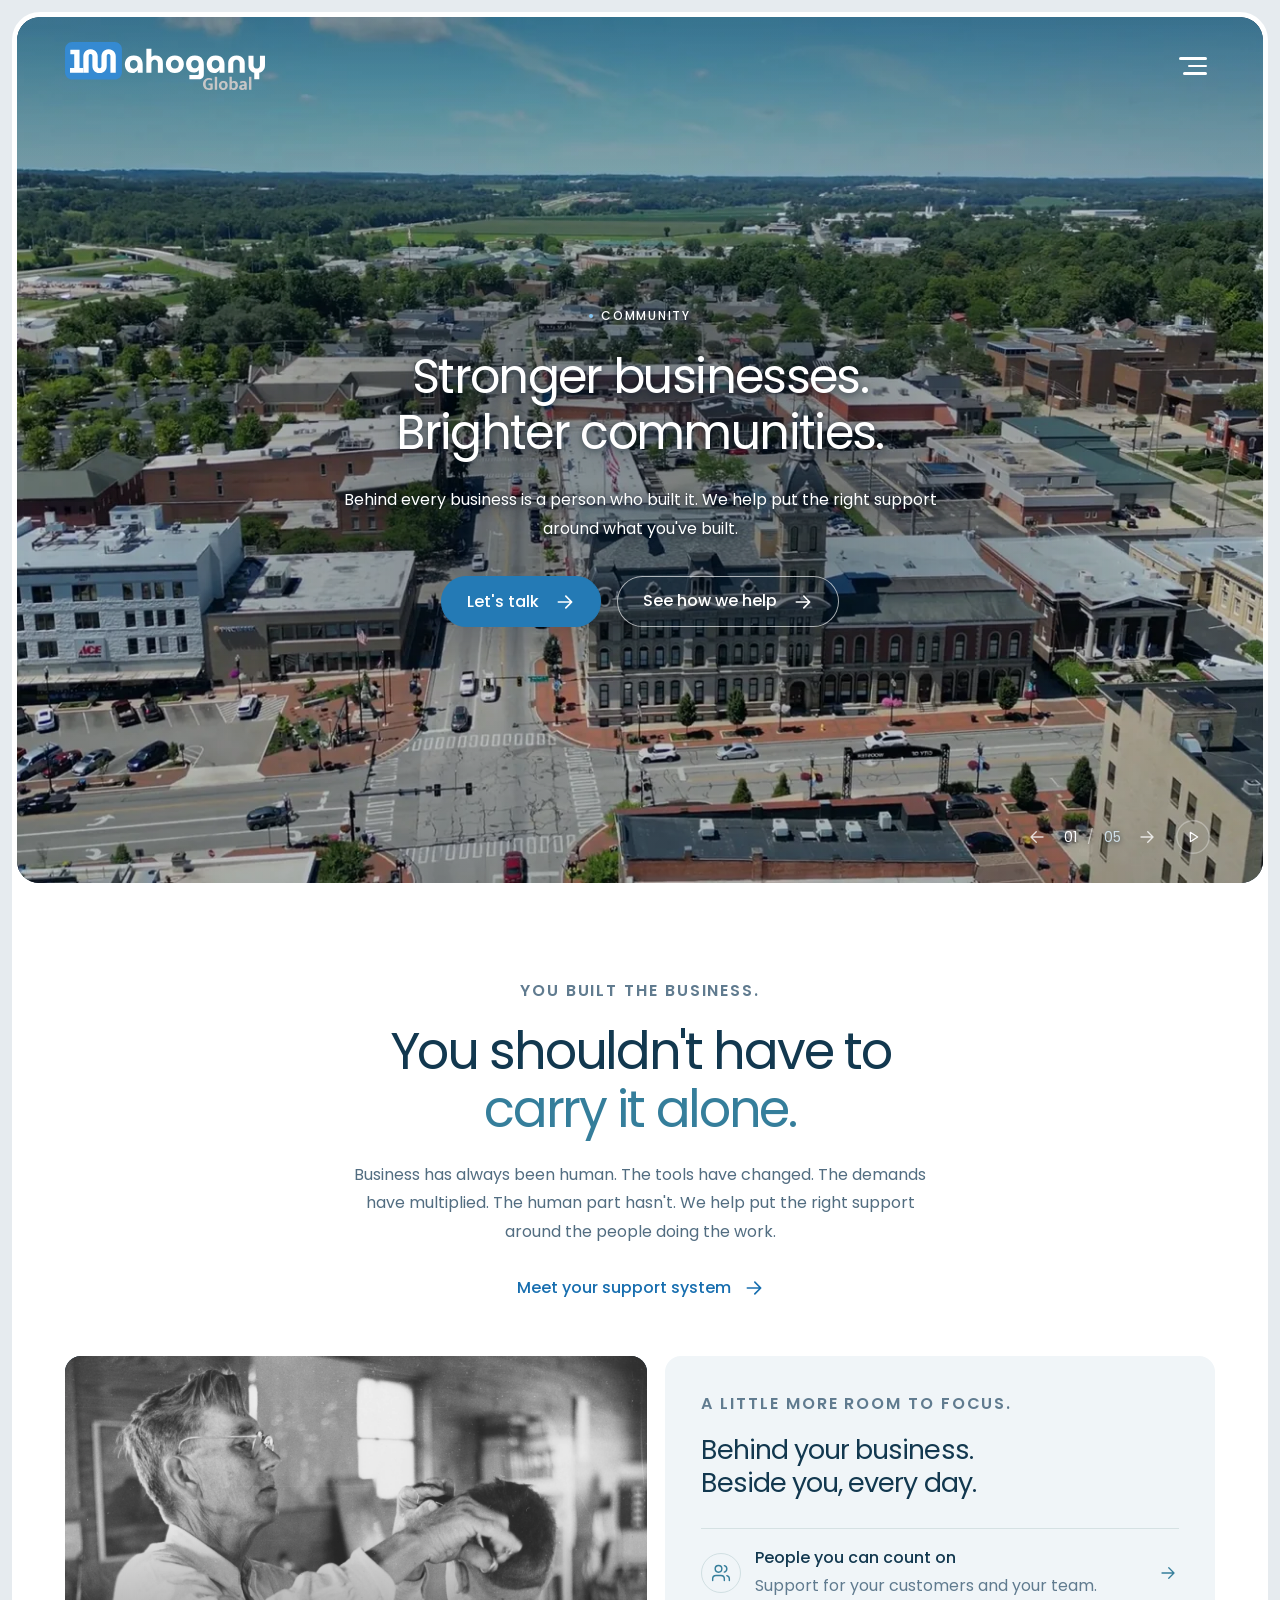
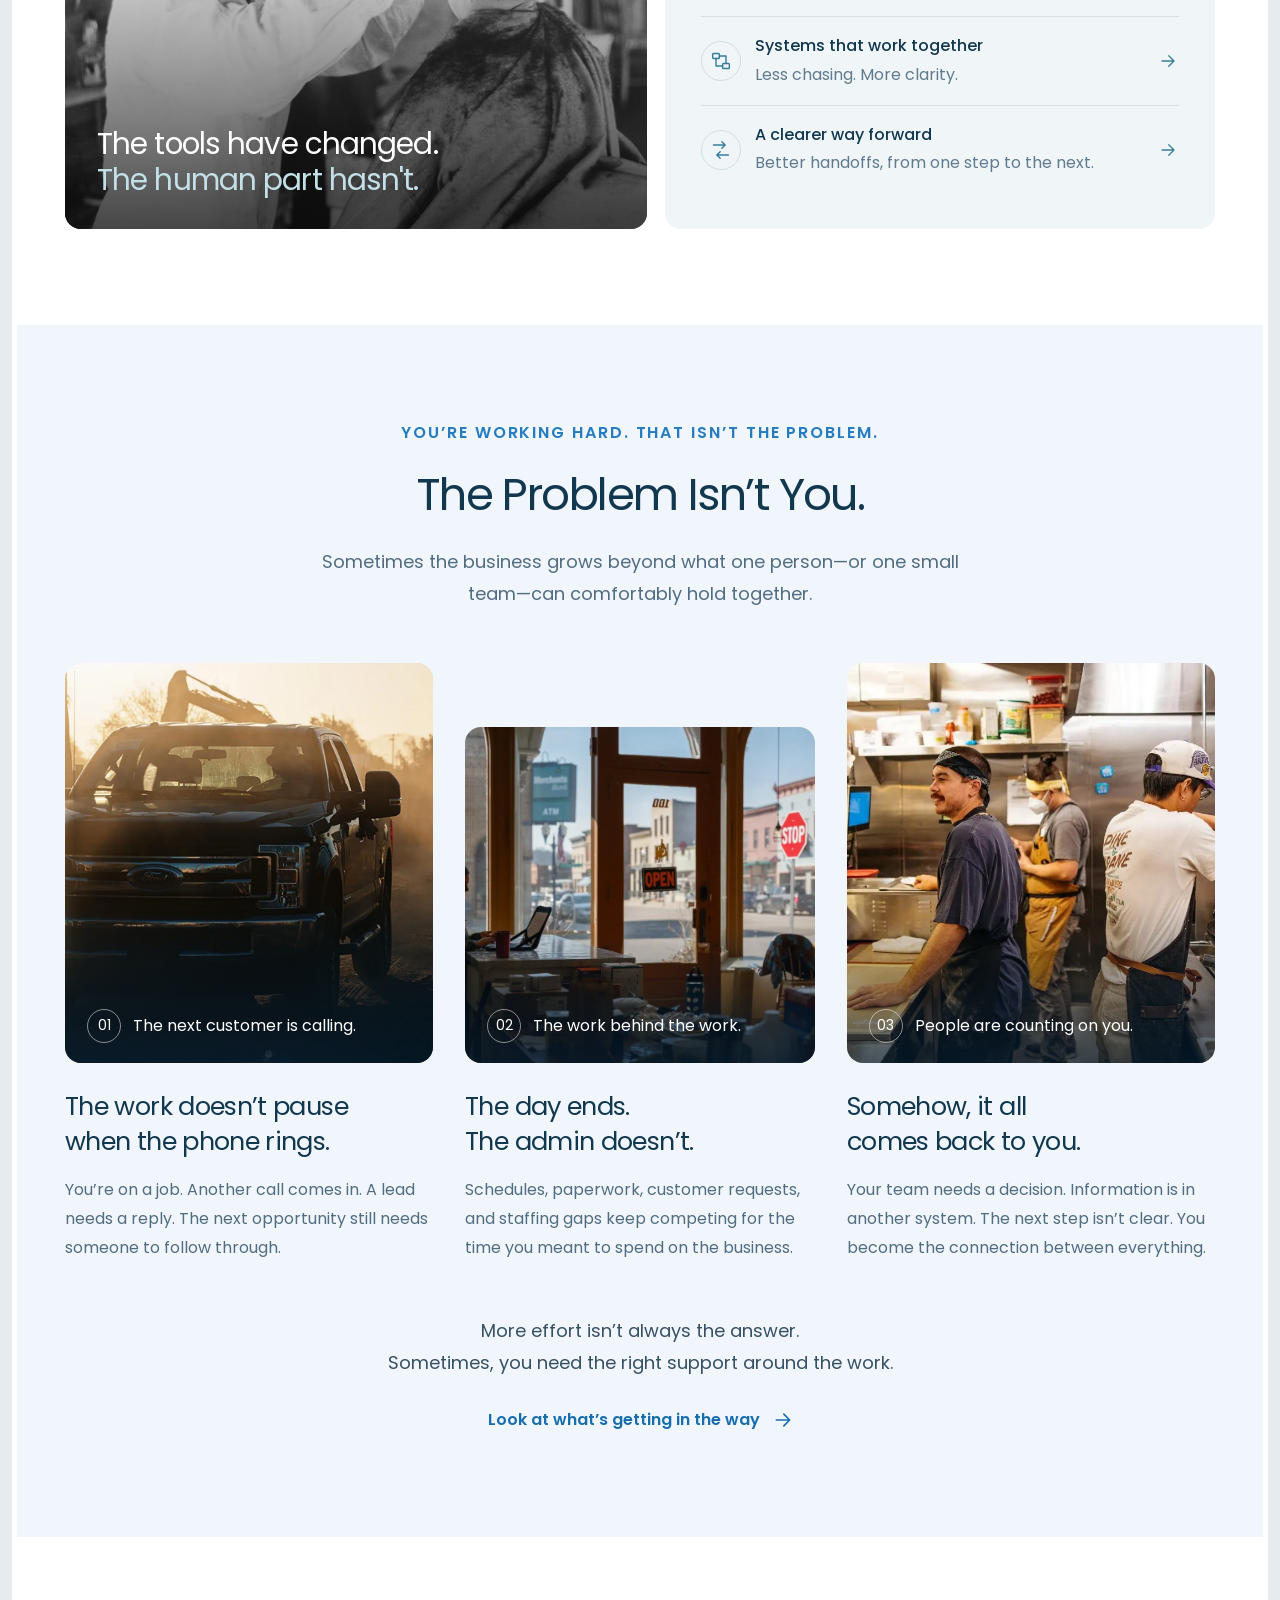
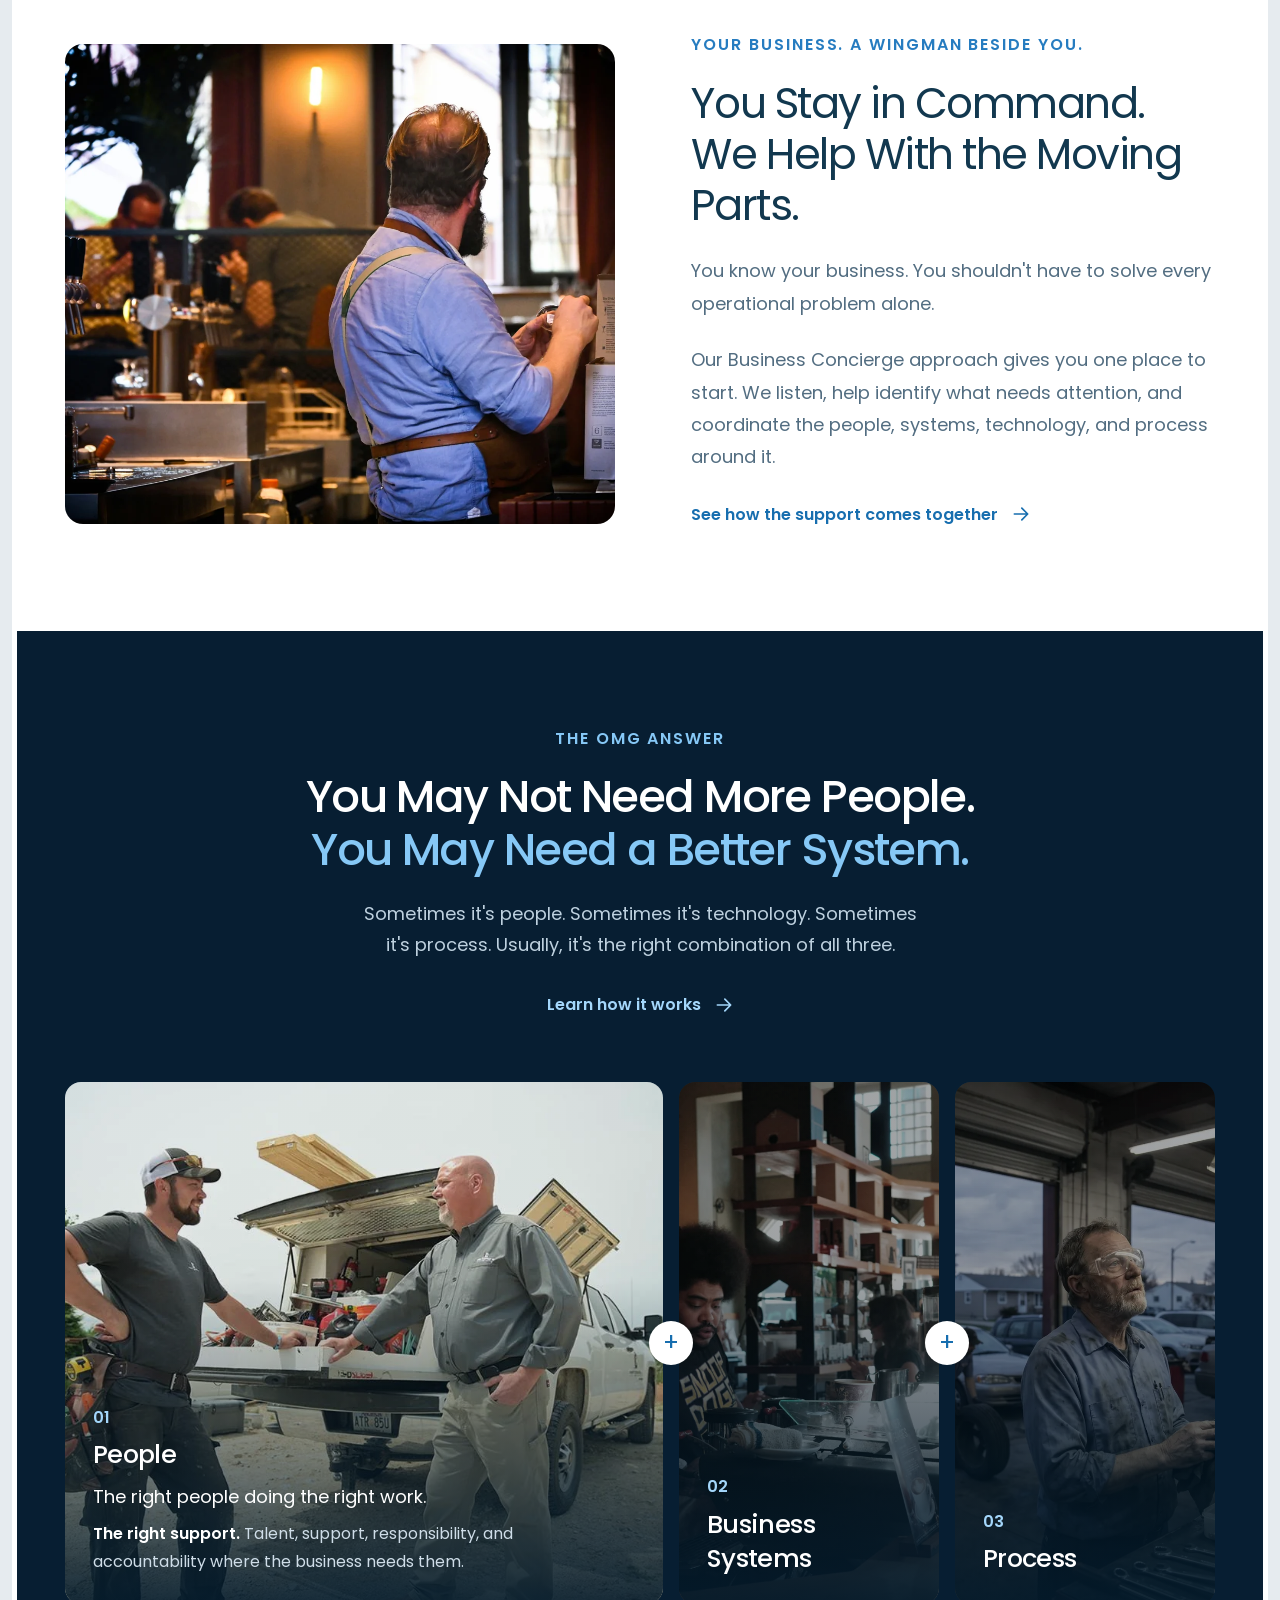
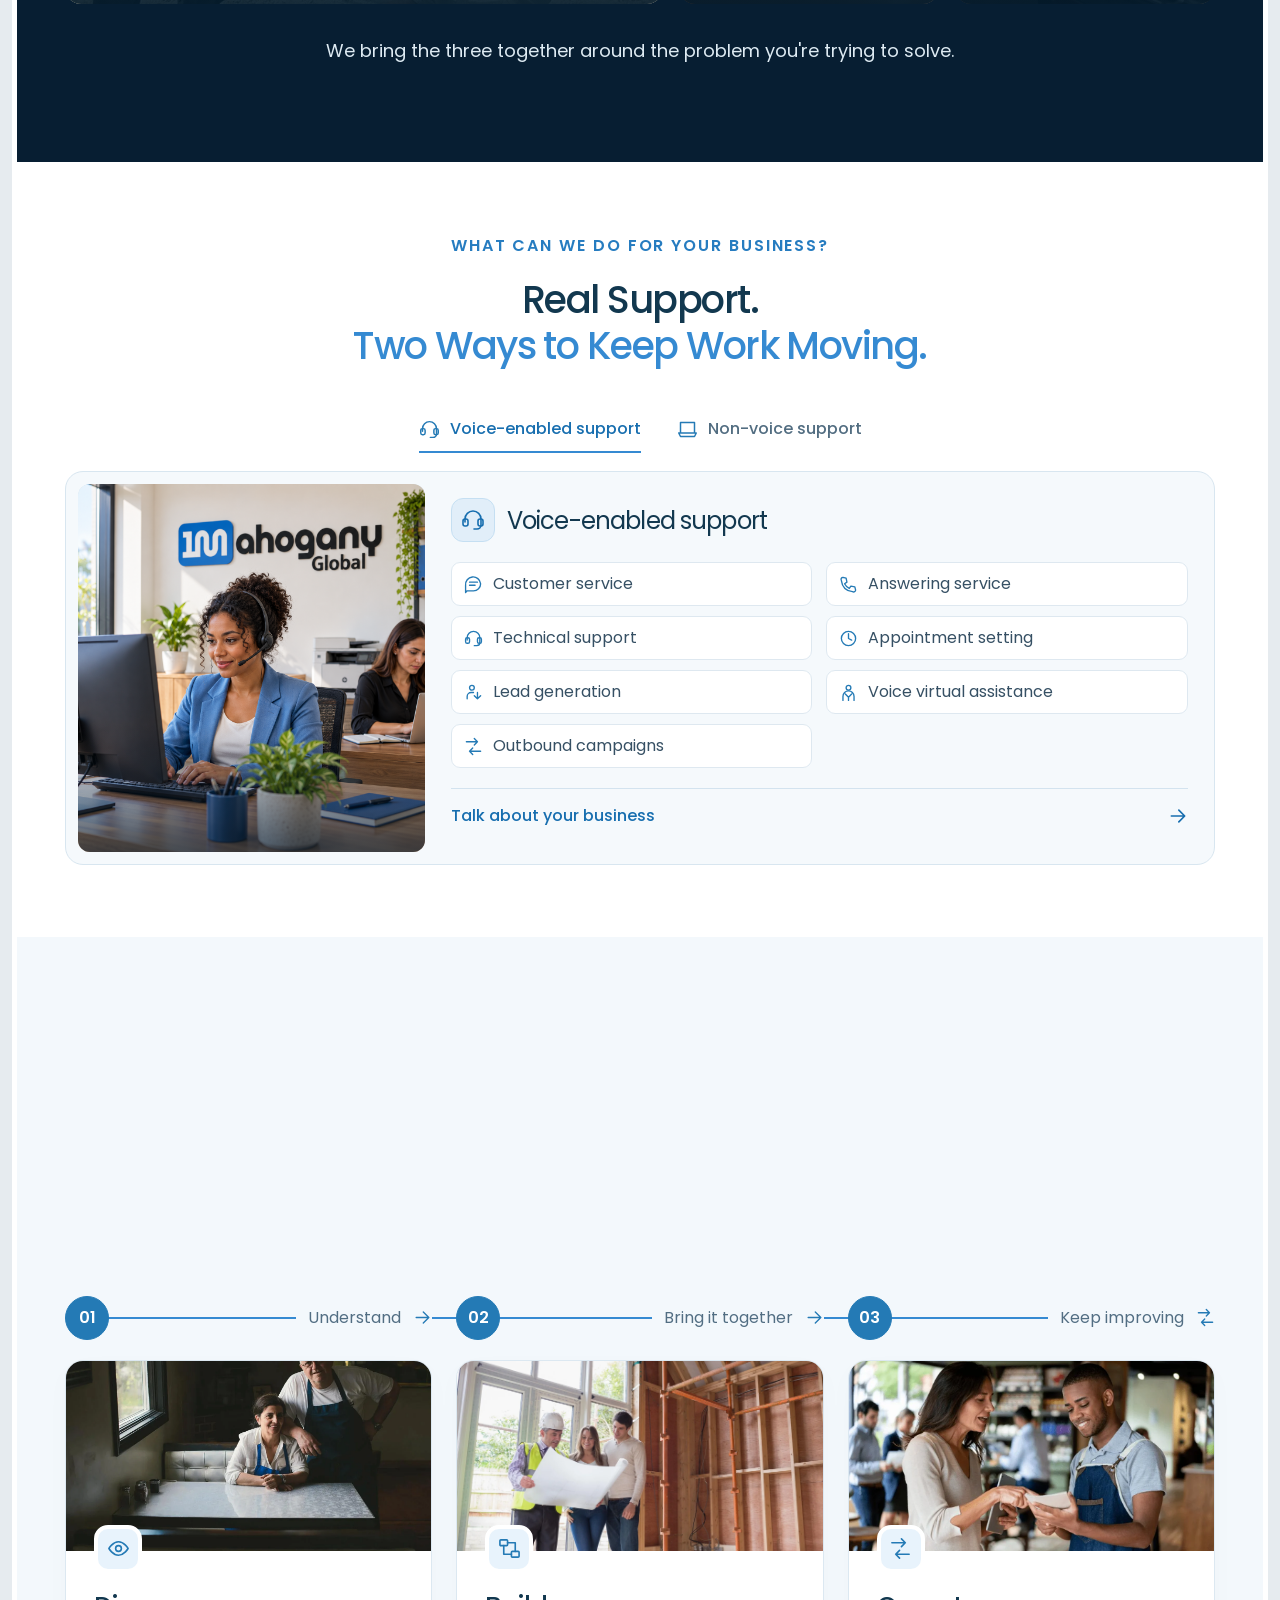
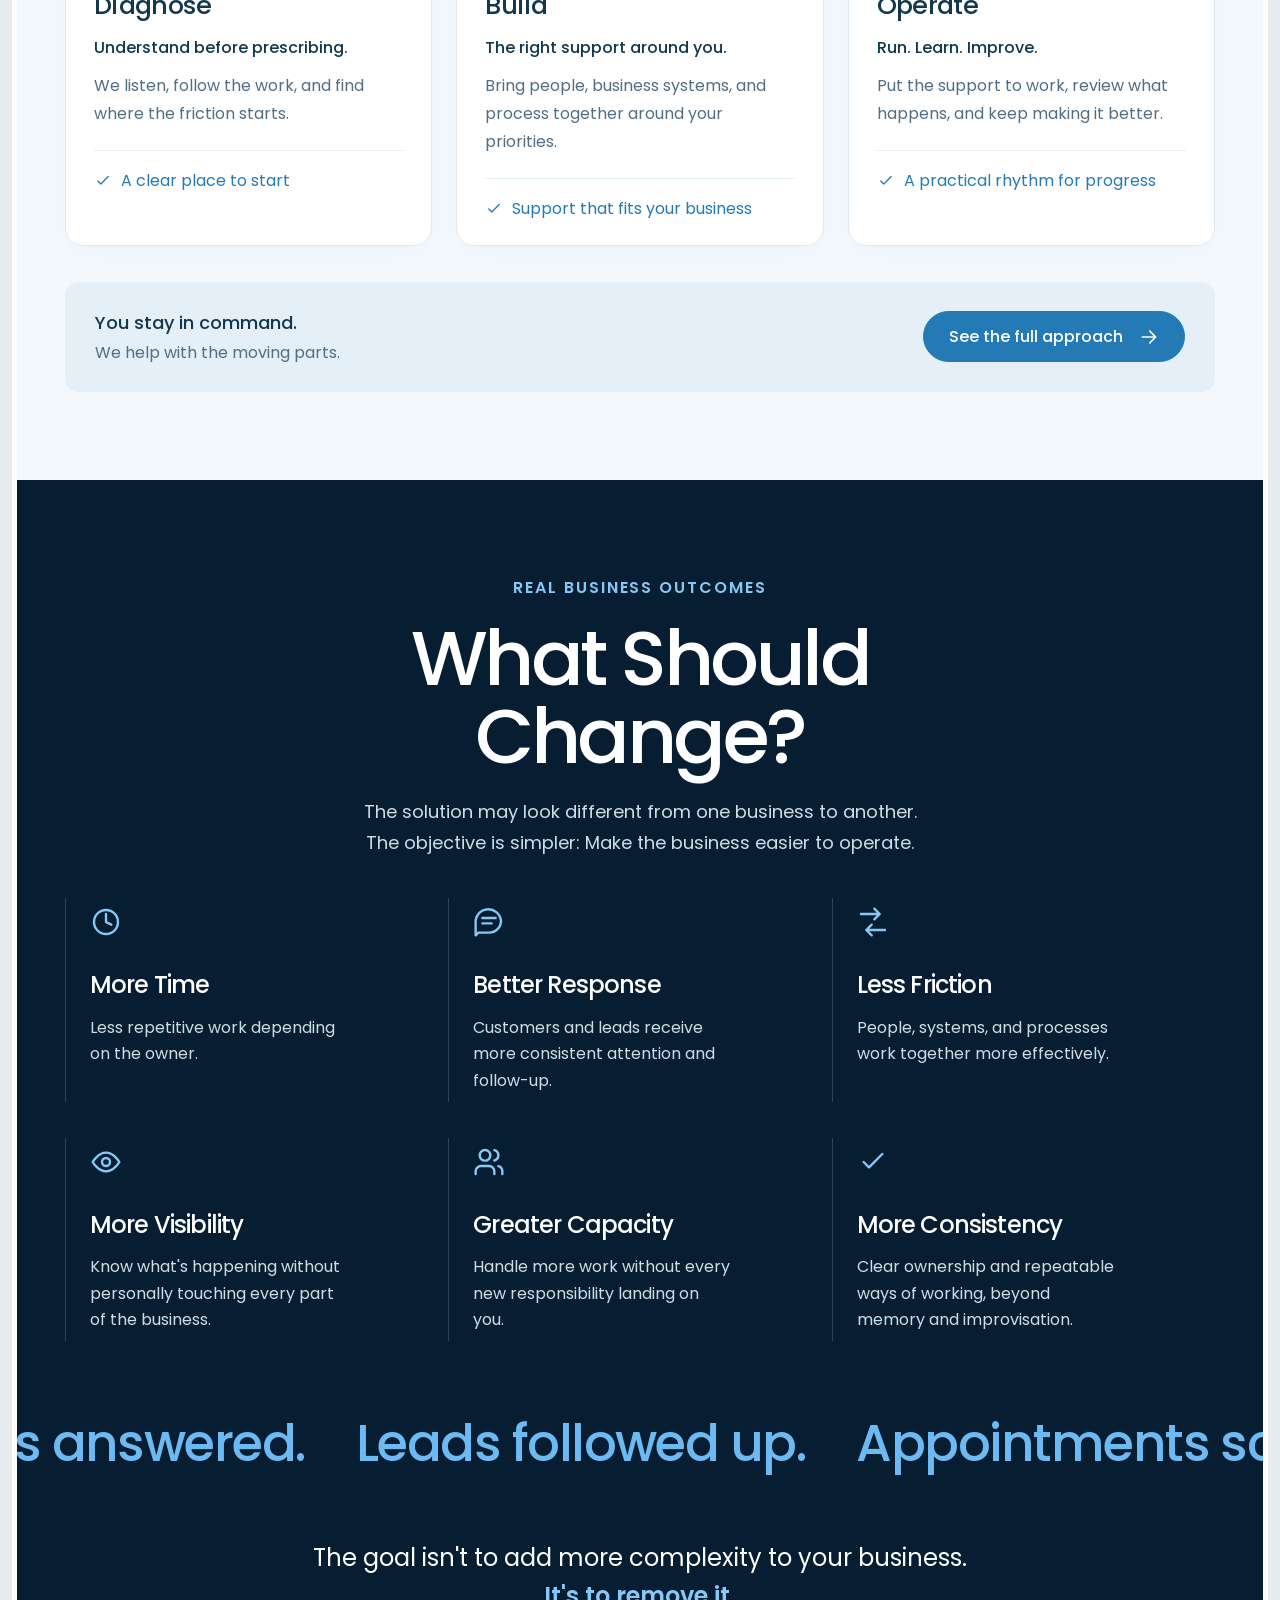
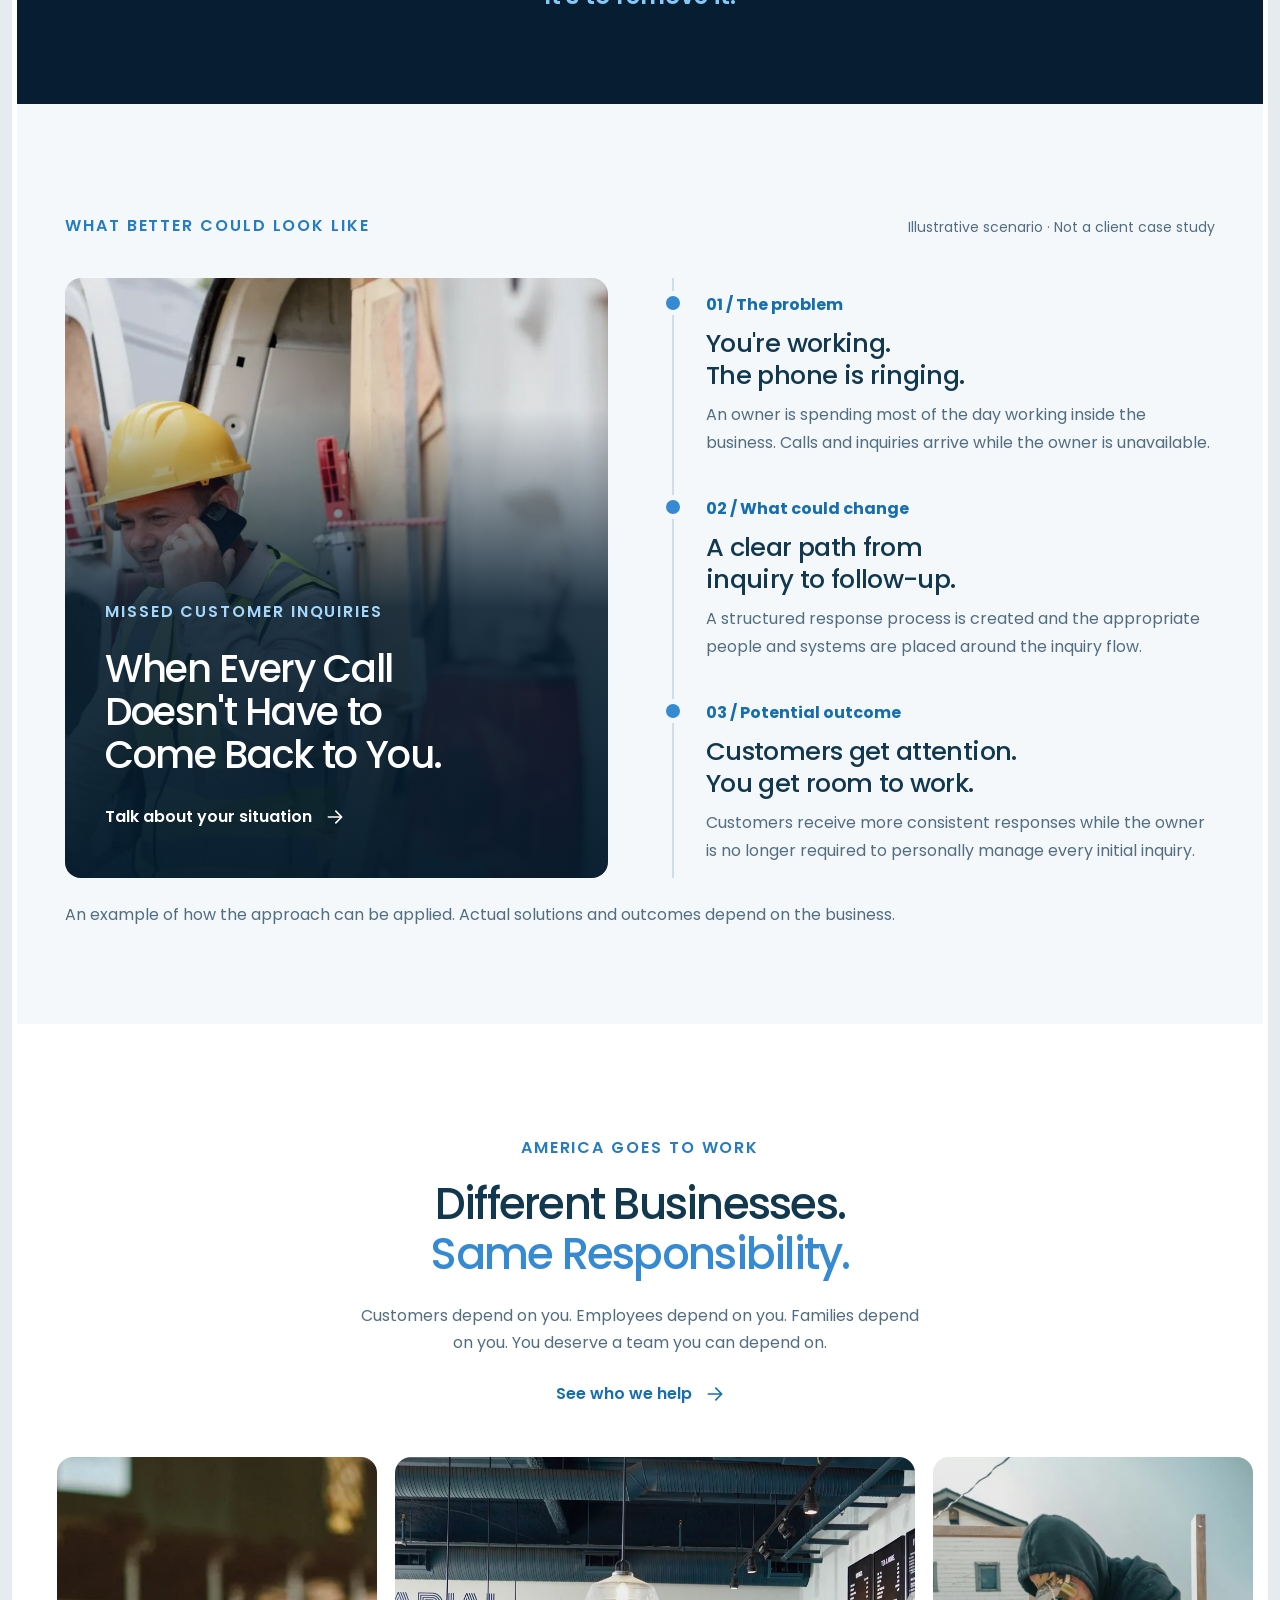
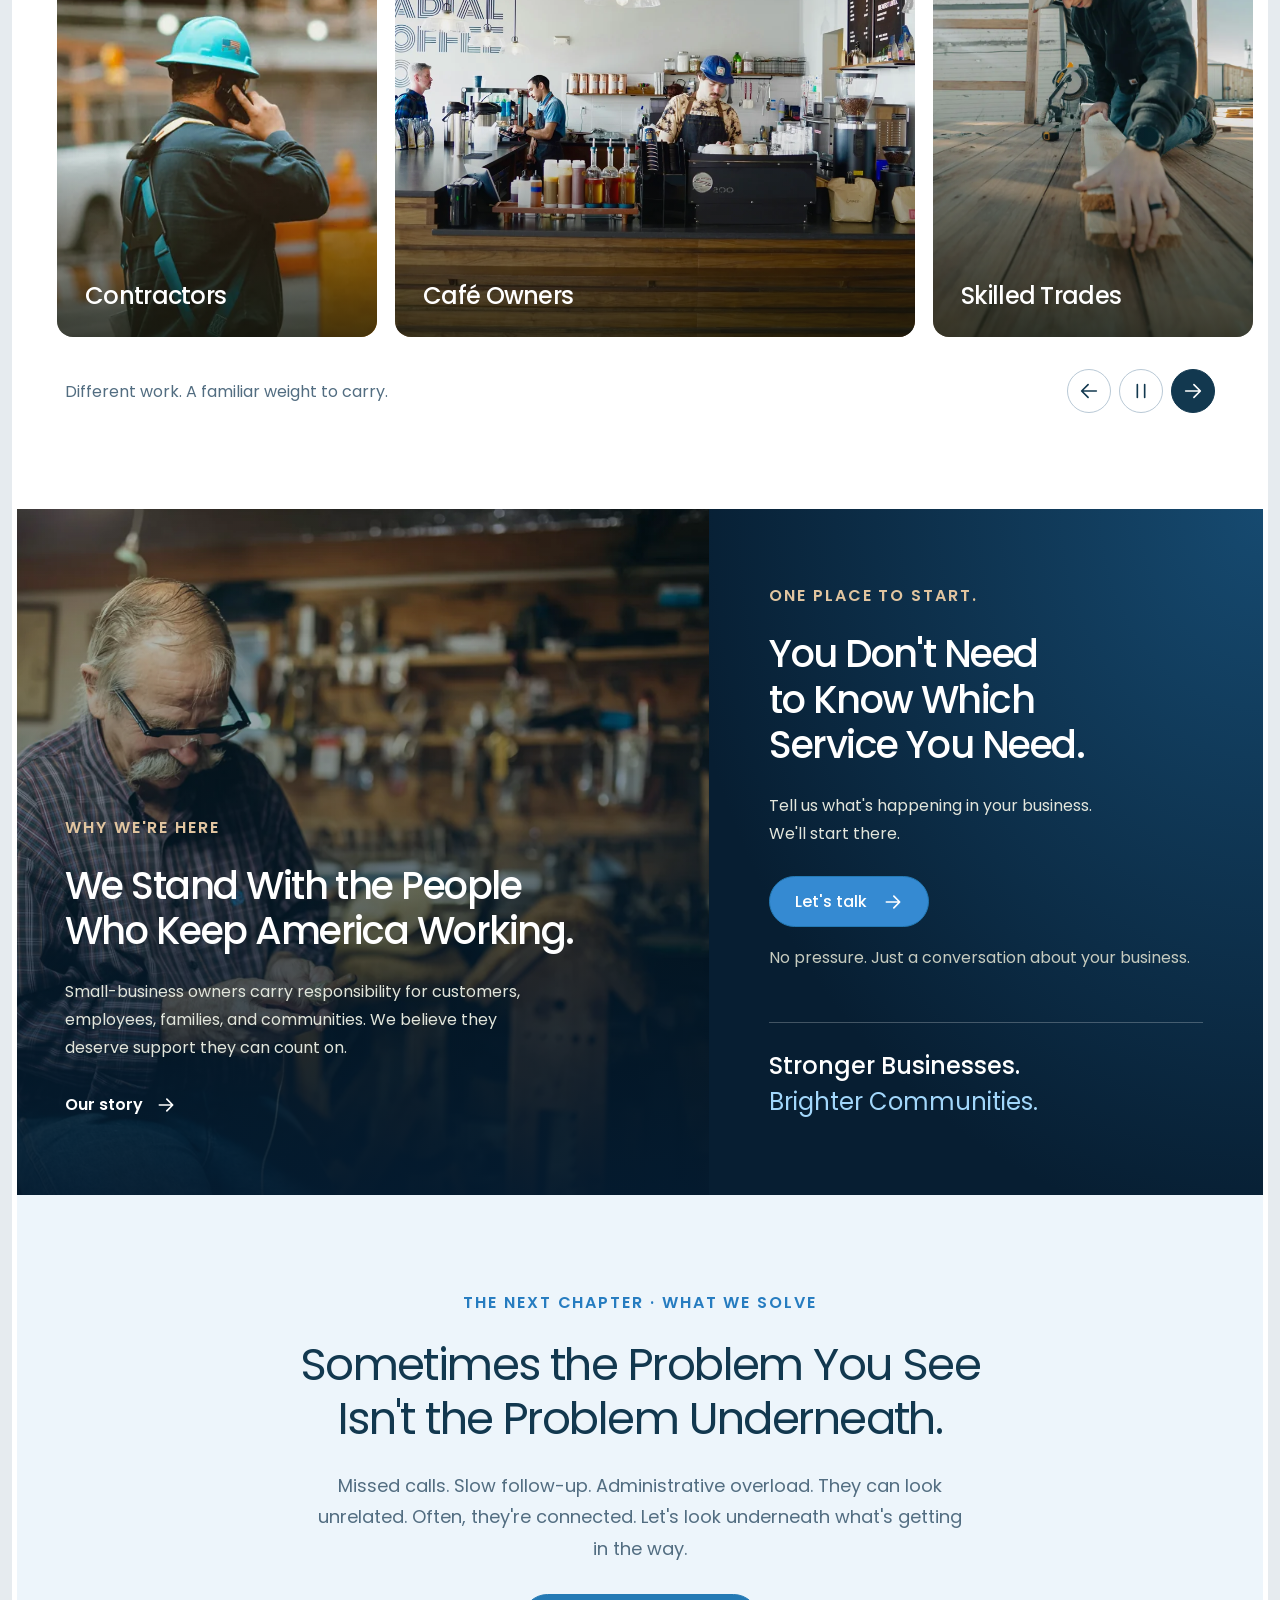
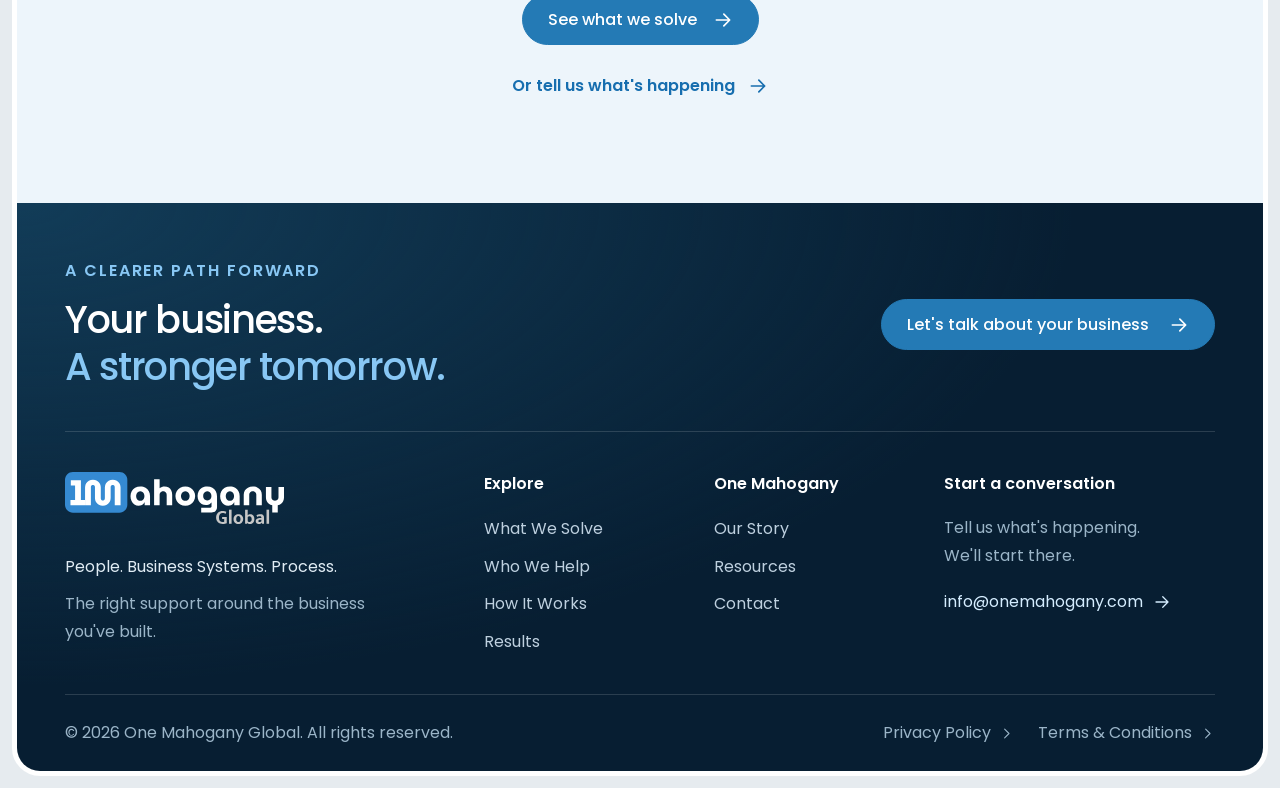
<file: index.html>
<!doctype html>
<html lang="en">
<head>
  <meta charset="utf-8">
  <meta name="viewport" content="width=device-width, initial-scale=1">
  <meta name="theme-color" content="#358AD2">
  <meta name="description" content="You built the business. You shouldn't have to carry it alone. One Mahogany Global brings together people, business systems, and process to help your business work better.">
  <meta name="robots" content="noindex, nofollow">
  <title>One Mahogany Global — You Built the Business. We Help Carry It.</title>
  <link rel="icon" href="favicon.ico?v=20261102a-22ec70d86d65" sizes="any">
  <link rel="icon" type="image/png" sizes="32x32" href="assets/brand/favicon-32x32.png?v=20261102a-c61fab430d06">
  <link rel="icon" type="image/png" sizes="16x16" href="assets/brand/favicon-16x16.png?v=20261102a-1eeeab22f7ea">
  <link rel="icon" type="image/png" sizes="96x96" href="assets/brand/favicon-96x96.png?v=20261102a-48b8cfa2f6a4">
  <link rel="icon" type="image/svg+xml" href="assets/brand/favicon.svg?v=20261102a-224762e51da7">
  <link rel="apple-touch-icon" sizes="180x180" href="assets/brand/apple-touch-icon.png?v=20261102a-a03c0e44d3a3">
  <link rel="manifest" href="site.webmanifest?v=20261102a-9f5b72cb15e7">
  <link rel="preload" href="assets/images/hero/community.webp?v=20261102a-4627db1d1df6" as="image">
  
  <link rel="preload" href="assets/fonts/poppins-regular.ttf?v=20261102a-cdedb1729aca" as="font" type="font/ttf" crossorigin>
  <link rel="stylesheet" href="styles.css?v=20261102a-62fc9590e03e">
  <link rel="stylesheet" href="modern.css?v=20261102a-3c1e15bc5522">
  <link rel="stylesheet" href="design-system.css?v=20261102a-dadc0b20f99d">
  <link rel="stylesheet" href="refresh.css?v=20261102a-5893aa2b0cf8">
  <link rel="stylesheet" href="pages.css?v=20261102a-3a6cf4b7bdec">
  <script src="header-nav.js?v=20261102a-208bb3a42942" defer></script>
  <script src="script.js?v=20261102a-5232106120b0" defer></script>
</head>
<body>
  <a class="skip-link" href="#main">Skip to content</a>
  <svg class="svg-library" xmlns="http://www.w3.org/2000/svg" aria-hidden="true">
    <symbol id="i-arrow" viewBox="0 0 24 24"><path d="M4 12h15M13 5l7 7-7 7"/></symbol>
    <symbol id="i-phone" viewBox="0 0 24 24"><path d="m5 3 4 1 1 5-3 2a15 15 0 0 0 6 6l2-3 5 1 1 4c0 2-2 3-4 2C9 20 4 15 3 7c-1-2 0-4 2-4Z"/></symbol>
    <symbol id="i-admin" viewBox="0 0 24 24"><path d="M7 3h9l4 4v14H5V3h2Zm8 0v6h5M8 13h8M8 17h6"/></symbol>
    <symbol id="i-leads" viewBox="0 0 24 24"><path d="M4 20v-3a5 5 0 0 1 5-5h3M17 12v8m-4-4 4 4 4-4"/><circle cx="10" cy="6" r="3"/></symbol>
    <symbol id="i-systems" viewBox="0 0 24 24"><rect x="2" y="3" width="8" height="6" rx="1"/><rect x="14" y="15" width="8" height="6" rx="1"/><path d="M6 9v9h8M18 15V6h-8"/></symbol>
    <symbol id="i-owner" viewBox="0 0 24 24"><circle cx="12" cy="6" r="3"/><path d="M5 22v-5a7 7 0 0 1 14 0v5M8 14l4 4 4-4M12 18v4"/></symbol>
    <symbol id="i-more" viewBox="0 0 24 24"><circle cx="4" cy="12" r="1"/><circle cx="12" cy="12" r="1"/><circle cx="20" cy="12" r="1"/></symbol>
    <symbol id="i-clock" viewBox="0 0 24 24"><circle cx="12" cy="12" r="9"/><path d="M12 6v6l4 2"/></symbol>
    <symbol id="i-chat" viewBox="0 0 24 24"><path d="M21 11a9 9 0 0 1-9 9H4l-2 2v-9a9 9 0 1 1 19-2Z"/><path d="M7 9h10M7 13h7"/></symbol>
    <symbol id="i-flow" viewBox="0 0 24 24"><path d="M3 6h14m-4-4 4 4-4 4M21 18H7m4-4-4 4 4 4"/></symbol>
    <symbol id="i-eye" viewBox="0 0 24 24"><path d="M2 12s4-7 10-7 10 7 10 7-4 7-10 7S2 12 2 12Z"/><circle cx="12" cy="12" r="3"/></symbol>
    <symbol id="i-check" viewBox="0 0 24 24"><path d="m5 12 4 4L19 6"/></symbol>
    <symbol id="i-headset" viewBox="0 0 24 24"><path d="M4 14v-3a8 8 0 0 1 16 0v6a4 4 0 0 1-4 4h-3"/><rect x="2" y="11" width="5" height="7" rx="2"/><rect x="17" y="11" width="5" height="7" rx="2"/></symbol>
    <symbol id="i-laptop" viewBox="0 0 24 24"><path d="M4 16V4h16v12M2 16h20l-2 4H4l-2-4Z"/></symbol>
    <symbol id="i-pause" viewBox="0 0 24 24"><path d="M8 5v14M16 5v14"/></symbol>
    <symbol id="i-play" viewBox="0 0 24 24"><path d="m8 5 11 7-11 7V5Z"/></symbol>
    <symbol id="i-volume" viewBox="0 0 24 24"><path d="M3 9v6h4l5 4V5L7 9H3Zm13-1a6 6 0 0 1 0 8m3-11a10 10 0 0 1 0 14"/></symbol>
    <symbol id="i-close" viewBox="0 0 24 24"><path d="m6 6 12 12M6 18 18 6"/></symbol>
    <symbol id="i-users" viewBox="0 0 24 24"><path d="M16 21v-2a4 4 0 0 0-4-4H6a4 4 0 0 0-4 4v2m20 0v-2a4 4 0 0 0-3-3.87M16 3.13a4 4 0 0 1 0 7.75"/><circle cx="9" cy="7" r="4"/></symbol>
    <symbol id="i-mute" viewBox="0 0 24 24"><path d="M3 9v6h4l5 4V5L7 9H3Zm13 0 6 6m0-6-6 6"/></symbol>
    <symbol id="i-chevron-right" viewBox="0 0 24 24"><path d="m9 5 7 7-7 7"/></symbol>
    <symbol id="i-chevron-up" viewBox="0 0 24 24"><path d="m5 15 7-7 7 7"/></symbol>
  </svg>

  <header class="site-header" id="site-header">
    <div class="header-inner">
      <a class="brand" href="#home" aria-label="One Mahogany Global home"><img src="assets/brand/logo-light.svg?v=20261102a-65f7b8a2983a" width="203" height="48" alt="One Mahogany Global"></a>
      <button class="menu-toggle" type="button" aria-expanded="false" aria-controls="mobile-menu"><span></span><span></span><span></span><span class="sr-only">Open navigation</span></button>
      <nav id="main-nav" aria-label="Main navigation"><a class="nav-home" href="#home" aria-current="page">Home</a>
        <a href="what-we-solve.html">What We Solve</a><a href="who-we-help.html">Who We Help</a><a href="how-it-works.html">How It Works</a><a href="results.html">Results</a><a href="about.html">About</a><a href="resources.html">Resources</a>
        <a class="mobile-nav-cta" href="lets-talk.html"><span class="mobile-cta-icon"><svg aria-hidden="true"><use href="#i-chat"/></svg></span><span>Let's talk</span><svg class="mobile-cta-arrow" aria-hidden="true"><use href="#i-arrow"/></svg></a>
      </nav>
      <a class="button button-primary header-cta" href="lets-talk.html">Let's talk <svg><use href="#i-arrow"/></svg></a>
    </div>
  </header>

  <div class="site-frame">
  <main id="main">
    <section class="hero" id="home" role="region" aria-roledescription="carousel" aria-label="Your business, your people: five stories" tabindex="-1">
      <div class="hero-media" aria-hidden="true">
        <video id="hero-video" class="hero-video is-active" muted playsinline preload="none" poster="assets/images/hero/community.webp?v=20261102a-4627db1d1df6" tabindex="-1"></video>
        <video id="hero-video-next" class="hero-video" muted playsinline preload="none" tabindex="-1"></video>
      </div>
      <div class="hero-scrim"></div>
      <div class="container hero-content">
        <div class="hero-copy" id="hero-copy">
          <p class="eyebrow hero-eyebrow"><span></span> For the people who keep America working</p>
          <p class="hero-chapter" id="hero-chapter">COMMUNITY</p>
          <h1 id="hero-title"><span class="hero-line">Stronger businesses.</span> <span class="hero-line">Brighter communities.</span></h1>
          <p class="hero-description" id="hero-description">Behind every business is a person who built it. We help put the right support around what you've built.</p>
          <div class="hero-cta-row"><a class="button button-primary" href="#lets-talk" data-contact>Let's talk <svg><use href="#i-arrow"/></svg></a><a class="hero-secondary" href="what-we-solve.html">See how we help <svg><use href="#i-arrow"/></svg></a></div>
          <p class="hero-values" aria-label="People, systems, and process"><span>People</span><span>Systems</span><span>Process</span></p>
        </div>
        <div class="hero-bottom"><p class="hero-signature">People. Systems. Process.</p><div class="hero-navigation" role="group" aria-label="Hero carousel controls"><button class="round-control" id="hero-prev" type="button" aria-label="Previous hero slide"><svg class="reverse"><use href="#i-arrow"/></svg></button><span class="hero-count" aria-hidden="true"><span id="hero-current">01</span><span class="count-divider">/</span><span>05</span></span><button class="round-control" id="hero-next" type="button" aria-label="Next hero slide"><svg><use href="#i-arrow"/></svg></button><button id="video-play" class="round-control hero-pause" type="button" aria-label="Play hero carousel" aria-pressed="false"><svg class="hero-progress-ring" viewBox="0 0 40 40" aria-hidden="true"><circle class="ring-track" cx="20" cy="20" r="17"/><circle id="hero-ring-value" cx="20" cy="20" r="17" pathLength="100" stroke-dasharray="100" stroke-dashoffset="100"/></svg><svg class="hero-play-icon"><use href="#i-play"/></svg></button></div></div>
      </div>
      <p class="sr-only" id="hero-status" aria-live="polite"></p>
    </section>

    <section class="section introduction" id="introduction" aria-labelledby="intro-title">
      <div class="container">
        <div class="intro-heading">
          <div class="intro-statement"><p class="eyebrow">You built the business.</p><h2 id="intro-title">You shouldn't have to<br><span>carry it alone.</span></h2></div>
          <div class="intro-foot"><p>Business has always been human. The tools have changed. The demands have multiplied. The human part hasn't. We help put the right support around the people doing the work.</p><a class="text-link" href="#the-omg-answer">Meet your support system <svg><use href="#i-arrow"/></svg></a></div>
        </div>
        <div class="intro-editorial">
          <figure class="intro-feature"><img src="assets/images/historic-barber.webp?v=20261102a-e267164ad0dc" width="1800" height="1207" loading="lazy" alt="Archival black-and-white close-up of a barber cutting a customer's hair"><figcaption><span>The tools have changed.</span><strong>The human part hasn't.</strong></figcaption></figure>
          <div class="intro-support"><p class="eyebrow">A little more room to focus.</p><h3>Behind your business.<br>Beside you, every day.</h3><div class="intro-support-list">
            <a href="#voice-services"><span class="intro-support-icon"><svg aria-hidden="true"><use href="#i-users"/></svg></span><span><strong>People you can count on</strong><span>Support for your customers and your team.</span></span><svg class="intro-support-arrow" aria-hidden="true"><use href="#i-arrow"/></svg></a>
            <a href="#the-omg-answer"><span class="intro-support-icon"><svg aria-hidden="true"><use href="#i-systems"/></svg></span><span><strong>Systems that work together</strong><span>Less chasing. More clarity.</span></span><svg class="intro-support-arrow" aria-hidden="true"><use href="#i-arrow"/></svg></a>
            <a href="#how-it-works"><span class="intro-support-icon"><svg aria-hidden="true"><use href="#i-flow"/></svg></span><span><strong>A clearer way forward</strong><span>Better handoffs, from one step to the next.</span></span><svg class="intro-support-arrow" aria-hidden="true"><use href="#i-arrow"/></svg></a>
          </div></div>
        </div>
      </div>
    </section>

    <section class="section recognition-section" id="what-we-solve" aria-labelledby="recognition-title"><div class="container">
      <div class="section-heading"><p class="eyebrow">You’re working hard. That isn’t the problem.</p><h2 id="recognition-title">The Problem Isn’t You.</h2><p>Sometimes the business grows beyond what one person—or one small team—can comfortably hold together.</p></div>
      <div class="pressure-stories">
        <article><figure class="pressure-image"><img src="assets/images/home-contractor-phone.webp?v=20261102a-e9c836f71888" width="1500" height="1000" loading="lazy" alt="A contractor taking a call beside a parked work vehicle"><figcaption><span class="pressure-number">01</span><span>The next customer is calling.</span></figcaption></figure><h3>The work doesn’t pause<br>when the phone rings.</h3><p>You’re on a job. Another call comes in. A lead needs a reply. The next opportunity still needs someone to follow through.</p></article>
        <article><figure class="pressure-image"><img src="assets/images/owner-laptop.webp?v=20261102a-46af6fe3b26b" width="1200" height="800" loading="lazy" alt="A business owner reviewing administrative work on a laptop"><figcaption><span class="pressure-number">02</span><span>The work behind the work.</span></figcaption></figure><h3>The day ends.<br>The admin doesn’t.</h3><p>Schedules, paperwork, customer requests, and staffing gaps keep competing for the time you meant to spend on the business.</p></article>
        <article><figure class="pressure-image"><img src="assets/images/kitchen-team.webp?v=20261102a-0d56831a00cb" width="1280" height="722" loading="lazy" alt="A restaurant team coordinating food preparation during service"><figcaption><span class="pressure-number">03</span><span>People are counting on you.</span></figcaption></figure><h3>Somehow, it all<br>comes back to you.</h3><p>Your team needs a decision. Information is in another system. The next step isn’t clear. You become the connection between everything.</p></article>
      </div>
      <div class="recognition-closing"><p>More effort isn’t always the answer.<br>Sometimes, you need the right support around the work.</p><a class="text-link" href="what-we-solve.html">Look at what’s getting in the way <svg aria-hidden="true"><use href="#i-arrow"/></svg></a></div>
    </div></section>

    <section class="section wingman-section"><div class="container story-split"><figure class="story-photo"><img src="assets/images/customer-conversation.webp?v=20261102a-6599739ec287" loading="lazy" width="1400" height="934" alt="An owner and customer talking across a café counter"></figure><div class="story-copy"><p class="eyebrow">Your business. A wingman beside you.</p><h2>You Stay in Command.<br>We Help With the Moving Parts.</h2><p>You know your business. You shouldn't have to solve every operational problem alone.</p><p>Our Business Concierge approach gives you one place to start. We listen, help identify what needs attention, and coordinate the people, systems, technology, and process around it.</p><a class="text-link" href="how-it-works.html">See how the support comes together <svg><use href="#i-arrow"/></svg></a></div></div></section>
    <section class="section answer dark-section" id="the-omg-answer" aria-labelledby="answer-title">
      <div class="container answer-layout">
        <div class="answer-copy"><p class="eyebrow light">The OMG answer</p><h2 id="answer-title"><span>You May Not Need More People.</span><em>You May Need a Better System.</em></h2><p>Sometimes it's people. Sometimes it's technology. Sometimes it's process. Usually, it's the right combination of all three.</p><a class="text-link gold" href="#how-it-works">Learn how it works <svg><use href="#i-arrow"/></svg></a></div>
        <div class="pillars" id="pillars">
          <article class="pillar is-open"><img class="pillar-image" src="assets/images/people-on-site.webp?v=20261102a-cea4cc5945cf" width="1280" height="722" loading="lazy" alt="Two tradespeople coordinating work beside their truck"><div class="pillar-body"><span class="pillar-index">01</span><h3><button class="pillar-toggle" type="button" aria-expanded="true" aria-controls="pillar-people">People</button></h3><div class="pillar-detail" id="pillar-people"><div><p class="pillar-lead">The right people doing the right work.</p><p><strong>The right support.</strong> Talent, support, responsibility, and accountability where the business needs them.</p></div></div></div></article>
          <span class="pillar-plus" aria-hidden="true">+</span>
          <article class="pillar"><img class="pillar-image" src="assets/images/business-systems.webp?v=20261102a-3723356b049b" width="1400" height="934" loading="lazy" alt="A business workspace with a computer at the service counter"><div class="pillar-body"><span class="pillar-index">02</span><h3><button class="pillar-toggle" type="button" aria-expanded="false" aria-controls="pillar-systems">Business Systems</button></h3><div class="pillar-detail" id="pillar-systems"><div><p class="pillar-lead">Technology that makes the work easier.</p><p><strong>The right tools.</strong> The right tools, integrations, information, and automation supporting the people doing the work.</p></div></div></div></article>
          <span class="pillar-plus" aria-hidden="true">+</span>
          <article class="pillar"><img class="pillar-image" src="assets/images/mechanic-shop.webp?v=20261102a-4c58634e63ba" width="1500" height="1006" loading="lazy" alt="A mechanic at a tool bench in an organized repair shop"><div class="pillar-body"><span class="pillar-index">03</span><h3><button class="pillar-toggle" type="button" aria-expanded="false" aria-controls="pillar-process">Process</button></h3><div class="pillar-detail" id="pillar-process"><div><p class="pillar-lead">A better way for the work to flow.</p><p><strong>A clearer way to work.</strong> Clear workflows, handoffs, responsibilities, and standards that make execution more consistent.</p></div></div></div></article>
        </div>
        <p class="pillars-closing">We bring the three together around the problem you're trying to solve.</p>
      </div>
    </section>

    <section class="section services" id="services" aria-labelledby="services-title">
      <div class="container">
        <div class="section-intro services-intro"><p class="eyebrow">What can we do for your business?</p><h2 id="services-title"><span>Real Support.</span><em>Two Ways to Keep Work Moving.</em></h2></div>
<div class="capability-panels capability-explorer"><div class="capability-tabs" role="tablist" aria-label="Explore business support"><button id="voice-tab" type="button" role="tab" aria-selected="true" aria-controls="voice-services"><svg aria-hidden="true"><use href="#i-headset"/></svg><span>Voice-enabled support</span></button><button id="nonvoice-tab" type="button" role="tab" aria-selected="false" aria-controls="nonvoice-services" tabindex="-1"><svg aria-hidden="true"><use href="#i-laptop"/></svg><span>Non-voice support</span></button></div><article class="capability-panel" id="voice-services" role="tabpanel" aria-labelledby="voice-tab" tabindex="0"><figure class="capability-image"><img src="assets/images/one-mahogany-office-concept.png?v=20261102a-aa95fd8d46b5" width="1254" height="1254" loading="lazy" alt="AI-generated One Mahogany Global office concept with a headset user, computer work, and the company logo on the wall"></figure><div class="capability-content"><div class="capability-title"><span class="capability-main-icon"><svg aria-hidden="true"><use href="#i-headset"/></svg></span><div><h3>Voice-enabled support</h3></div></div><ul class="capability-list"><li><svg aria-hidden="true"><use href="#i-chat"/></svg><span>Customer service</span></li><li><svg aria-hidden="true"><use href="#i-phone"/></svg><span>Answering service</span></li><li><svg aria-hidden="true"><use href="#i-headset"/></svg><span>Technical support</span></li><li><svg aria-hidden="true"><use href="#i-clock"/></svg><span>Appointment setting</span></li><li><svg aria-hidden="true"><use href="#i-leads"/></svg><span>Lead generation</span></li><li><svg aria-hidden="true"><use href="#i-owner"/></svg><span>Voice virtual assistance</span></li><li><svg aria-hidden="true"><use href="#i-flow"/></svg><span>Outbound campaigns</span></li></ul><a class="text-link" href="lets-talk.html">Talk about your business <svg aria-hidden="true"><use href="#i-arrow"/></svg></a></div></article><article class="capability-panel" id="nonvoice-services" role="tabpanel" aria-labelledby="nonvoice-tab" tabindex="0" hidden><figure class="capability-image"><img src="assets/images/one-mahogany-nonvoice-office.png?v=20261102a-eeba6c7f031f" width="1254" height="1254" loading="lazy" alt="AI-generated One Mahogany Global office concept with two colleagues handling computer-based work beneath the company wall logo"></figure><div class="capability-content"><div class="capability-title"><span class="capability-main-icon"><svg aria-hidden="true"><use href="#i-laptop"/></svg></span><div><h3>Non-voice support</h3></div></div><ul class="capability-list"><li><svg aria-hidden="true"><use href="#i-admin"/></svg><span>Email support</span></li><li><svg aria-hidden="true"><use href="#i-chat"/></svg><span>Chat support</span></li><li><svg aria-hidden="true"><use href="#i-users"/></svg><span>Social media management</span></li><li><svg aria-hidden="true"><use href="#i-owner"/></svg><span>Non-voice virtual assistance</span></li><li><svg aria-hidden="true"><use href="#i-systems"/></svg><span>Data entry</span></li><li><svg aria-hidden="true"><use href="#i-admin"/></svg><span>Transcription</span></li><li><svg aria-hidden="true"><use href="#i-flow"/></svg><span>Back-office administration</span></li></ul><a class="text-link" href="lets-talk.html">Talk about your business <svg aria-hidden="true"><use href="#i-arrow"/></svg></a></div></article></div>

      </div>
    </section>

    <section class="section process-section" id="how-it-works" aria-labelledby="process-title">
      <div class="container">
        <div class="section-intro process-intro"><p class="eyebrow">How it works</p><h2 id="process-title">Start With the Problem.<br><em>Build Around the Business.</em></h2><p>We don't begin by pushing a predetermined service. We begin by understanding what's getting in the way.</p></div>
        <ol class="process-journey" aria-label="Diagnose, build, and operate">
          <li class="process-stage"><div class="process-waypoint"><span>01</span><span class="process-direction" aria-hidden="true">Understand <svg><use href="#i-arrow"/></svg></span></div><article class="process-card"><figure><img src="assets/images/process-discover.webp?v=20261102a-32602bf03f12" width="1600" height="1067" loading="lazy" alt="Colleagues discussing their work together around a café table"></figure><div class="process-card-copy"><span class="process-icon"><svg aria-hidden="true"><use href="#i-eye"/></svg></span><h3>Diagnose</h3><p class="process-lead">Understand before prescribing.</p><p>We listen, follow the work, and find where the friction starts.</p><div class="process-takeaway"><svg aria-hidden="true"><use href="#i-check"/></svg>A clear place to start</div></div></article></li>
          <li class="process-stage"><div class="process-waypoint"><span>02</span><span class="process-direction" aria-hidden="true">Bring it together <svg><use href="#i-arrow"/></svg></span></div><article class="process-card"><figure><img src="assets/images/process-plan.webp?v=20261102a-1e3713bd2918" width="1600" height="1067" loading="lazy" alt="A construction professional reviewing plans with clients at a building site"></figure><div class="process-card-copy"><span class="process-icon"><svg aria-hidden="true"><use href="#i-systems"/></svg></span><h3>Build</h3><p class="process-lead">The right support around you.</p><p>Bring people, business systems, and process together around your priorities.</p><div class="process-takeaway"><svg aria-hidden="true"><use href="#i-check"/></svg>Support that fits your business</div></div></article></li>
          <li class="process-stage"><div class="process-waypoint"><span>03</span><span class="process-direction" aria-hidden="true">Keep improving <svg><use href="#i-flow"/></svg></span></div><article class="process-card"><figure><img src="assets/images/process-deliver.webp?v=20261102a-978eb0a3478b" width="1600" height="1067" loading="lazy" alt="Two hospitality colleagues coordinating service work at a counter"></figure><div class="process-card-copy"><span class="process-icon"><svg aria-hidden="true"><use href="#i-flow"/></svg></span><h3>Operate</h3><p class="process-lead">Run. Learn. Improve.</p><p>Put the support to work, review what happens, and keep making it better.</p><div class="process-takeaway"><svg aria-hidden="true"><use href="#i-check"/></svg>A practical rhythm for progress</div></div></article></li>
        </ol>
        <div class="process-summary"><p>You stay in command.<span>We help with the moving parts.</span></p><a class="button button-primary" href="how-it-works.html">See the full approach <svg aria-hidden="true"><use href="#i-arrow"/></svg></a></div>
      </div>
    </section>

    <section class="section outcomes dark-section" id="results" aria-labelledby="outcomes-title">
      <div class="container"><div class="section-intro split-intro"><div><p class="eyebrow light">Real business outcomes</p><h2 id="outcomes-title">What Should Change?</h2></div><p class="intro-copy">The solution may look different from one business to another. The objective is simpler: Make the business easier to operate.</p></div>
        <div class="outcome-grid"><article><svg class="line-icon"><use href="#i-clock"/></svg><h3>More Time</h3><p>Less repetitive work depending on the owner.</p></article><article><svg class="line-icon"><use href="#i-chat"/></svg><h3>Better Response</h3><p>Customers and leads receive more consistent attention and follow-up.</p></article><article><svg class="line-icon"><use href="#i-flow"/></svg><h3>Less Friction</h3><p>People, systems, and processes work together more effectively.</p></article><article><svg class="line-icon"><use href="#i-eye"/></svg><h3>More Visibility</h3><p>Know what's happening without personally touching every part of the business.</p></article><article><svg class="line-icon"><use href="#i-users"/></svg><h3>Greater Capacity</h3><p>Handle more work without every new responsibility landing on you.</p></article><article><svg class="line-icon"><use href="#i-check"/></svg><h3>More Consistency</h3><p>Clear ownership and repeatable ways of working, beyond memory and improvisation.</p></article></div>
      </div>
      <div class="result-strip" id="result-strip"><div class="result-run"><span>Calls answered.</span><span>Leads followed up.</span><span>Appointments scheduled.</span><span>Customers updated.</span><span>Administrative work handled.</span><span>Systems connected.</span><span>Processes made clearer.</span></div></div>
      <div class="container"><p class="outcomes-closing">The goal isn't to add more complexity to your business.<br><em>It's to remove it.</em></p></div>
    </section>

    <section class="section proof-section" id="business-example" aria-labelledby="proof-title">
      <div class="container"><div class="proof-intro"><p class="eyebrow">What better could look like</p><p class="scenario-label">Illustrative scenario · Not a client case study</p></div>
        <div class="proof-layout"><div class="proof-opening"><img src="assets/images/contractor-call.webp?v=20261102a-36159336866d" width="1500" height="1000" loading="lazy" alt="A construction professional in a hard hat taking a phone call at a building site"><div class="proof-opening-copy"><span class="eyebrow light">Missed customer inquiries</span><h2 id="proof-title">When Every Call Doesn't Have to Come Back to You.</h2><a class="text-link light" href="#lets-talk" data-contact="Customer Calls">Talk about your situation <svg><use href="#i-arrow"/></svg></a></div></div><div class="proof-stages"><article><span>01 / The problem</span><h3>You're working.<br>The phone is ringing.</h3><p>An owner is spending most of the day working inside the business. Calls and inquiries arrive while the owner is unavailable.</p></article><article><span>02 / What could change</span><h3>A clear path from<br>inquiry to follow-up.</h3><p>A structured response process is created and the appropriate people and systems are placed around the inquiry flow.</p></article><article><span>03 / Potential outcome</span><h3>Customers get attention.<br>You get room to work.</h3><p>Customers receive more consistent responses while the owner is no longer required to personally manage every initial inquiry.</p></article></div></div>
        <p class="proof-note">An example of how the approach can be applied. Actual solutions and outcomes depend on the business.</p>
      </div>
    </section>

    <section class="section industries" id="who-we-help" aria-labelledby="industries-title">
      <div class="container"><div class="section-intro split-intro"><div><p class="eyebrow">America goes to work</p><h2 id="industries-title">Different Businesses.<br><em>Same Responsibility.</em></h2></div><div class="intro-copy"><p>Customers depend on you. Employees depend on you. Families depend on you. You deserve a team you can depend on.</p><a class="text-link" href="who-we-help.html">See who we help <svg><use href="#i-arrow"/></svg></a></div></div></div>
      <div class="carousel" role="region" aria-roledescription="carousel" aria-label="Small business working environments"><div class="industry-track" id="industry-track" tabindex="0" aria-label="Business photographs. Scroll to explore.">
        <figure><img src="assets/images/contractor-900.webp?v=20261102a-d7949da36c03" width="900" height="600" loading="lazy" alt="Construction professional on a worksite phone call"><figcaption>Contractors</figcaption></figure>
        <figure><img src="assets/images/cafe.webp?v=20261102a-72a58f43791c" width="1400" height="934" loading="lazy" alt="A bright cafe with staff and customers at the counter"><figcaption>Café Owners</figcaption></figure>
        <figure><img src="assets/images/workshop-900.webp?v=20261102a-7f4abecfba65" width="787" height="1400" loading="lazy" alt="A craftsperson working at a workshop bench"><figcaption>Skilled Trades</figcaption></figure>
        <figure><img src="assets/images/retail.webp?v=20261102a-86b37b09f733" width="1400" height="934" loading="lazy" alt="Customers shopping in a welcoming neighborhood store"><figcaption>Retail Owners</figcaption></figure>
        <figure><img src="assets/images/restaurant-900.webp?v=20261102a-d1b7b57234db" width="900" height="600" loading="lazy" alt="A restaurant cook preparing food for service"><figcaption>Restaurant Owners</figcaption></figure>
        <figure><img src="assets/images/florist-900.webp?v=20261102a-98e325b23879" width="900" height="600" loading="lazy" alt="A florist arranging a colorful bouquet"><figcaption>Florists</figcaption></figure>
        <figure><img src="assets/images/barber-900.webp?v=20261102a-e6fcf5a7ee34" width="900" height="600" loading="lazy" alt="A barber cutting a customer's hair"><figcaption>Barbers</figcaption></figure>
        <figure><img src="assets/images/home-services-900.webp?v=20261102a-bb8b474cace6" width="900" height="600" loading="lazy" alt="A tradesperson carrying out work on a house roof"><figcaption>Home Services</figcaption></figure>
      </div></div>
      <div class="container carousel-footer"><p>Different work. A familiar weight to carry.</p><div class="carousel-controls"><button class="round-control on-light" id="industry-prev" type="button" aria-label="Previous businesses"><svg class="reverse"><use href="#i-arrow"/></svg></button><button class="round-control on-light" id="industry-pause" type="button" aria-label="Pause business carousel" aria-pressed="false"><svg><use href="#i-pause"/></svg></button><button class="round-control on-light" id="industry-next" type="button" aria-label="Next businesses"><svg><use href="#i-arrow"/></svg></button></div></div>
    </section>

    <section class="belief dark-section" id="about" aria-labelledby="belief-title">
      <div class="belief-story"><img src="assets/images/craftsperson.webp?v=20261102a-3f1b4c5e8e39" width="1400" height="934" loading="lazy" alt="A craftsperson concentrating on careful work in a woodshop"><div class="belief-overlay"></div><div class="belief-copy"><p class="eyebrow light">Why we're here</p><h2 id="belief-title">We Stand With the People Who Keep America Working.</h2><p>Small-business owners carry responsibility for customers, employees, families, and communities. We believe they deserve support they can count on.</p><a class="text-link light" href="about.html">Our story <svg><use href="#i-arrow"/></svg></a></div></div>
      <div class="belief-conversion" id="lets-talk"><p class="eyebrow light">One place to start.</p><h2>You Don't Need to Know Which Service You Need.</h2><p>Tell us what's happening in your business.<br>We'll start there.</p><a class="button button-primary" href="#contact-dialog" data-contact>Let's talk <svg><use href="#i-arrow"/></svg></a><p class="conversion-micro">No pressure. Just a conversation about your business.</p><div class="brand-promise">Stronger Businesses.<br><em>Brighter Communities.</em></div></div>
    </section>
<section class="section next-chapter"><div class="container"><p class="eyebrow">The next chapter · What we solve</p><h2>Sometimes the Problem You See<br>Isn't the Problem Underneath.</h2><p>Missed calls. Slow follow-up. Administrative overload. They can look unrelated. Often, they're connected. Let's look underneath what's getting in the way.</p><a class="button button-primary" href="what-we-solve.html">See what we solve <svg><use href="#i-arrow"/></svg></a><a class="text-link" href="lets-talk.html">Or tell us what's happening <svg><use href="#i-arrow"/></svg></a></div></section>
  </main>

  <footer class="site-footer">
    <div class="container">
      <div class="footer-invitation">
        <div><p class="eyebrow">A clearer path forward</p><h2>Your business.<br><span>A stronger tomorrow.</span></h2></div>
        <a class="button button-primary" href="lets-talk.html">Let's talk about your business <svg aria-hidden="true"><use href="#i-arrow"/></svg></a>
      </div>
      <div class="footer-main">
        <div class="footer-identity">
          <a class="brand" href="#home" aria-label="One Mahogany Global home"><img src="assets/brand/logo-light.svg?v=20261102a-65f7b8a2983a" width="203" height="48" loading="lazy" alt="One Mahogany Global"></a>
          <p class="footer-brand-line">People. Business Systems. Process.</p>
          <p class="footer-note">The right support around the business you've built.</p>
        </div>
        <nav class="footer-link-group" aria-label="Explore One Mahogany"><h3>Explore</h3><a href="what-we-solve.html">What We Solve</a><a href="who-we-help.html">Who We Help</a><a href="how-it-works.html">How It Works</a><a href="results.html">Results</a></nav>
        <nav class="footer-link-group" aria-label="About One Mahogany"><h3>One Mahogany</h3><a href="about.html">Our Story</a><a href="resources.html">Resources</a><a href="lets-talk.html">Contact</a></nav>
        <div class="footer-contact"><h3>Start a conversation</h3><p>Tell us what's happening.<br>We'll start there.</p><a class="footer-email" href="mailto:info@onemahogany.com">info@onemahogany.com <svg aria-hidden="true"><use href="#i-arrow"/></svg></a></div>
      </div>
      <div class="footer-bottom">
        <p>© <span id="copyright-year">2026</span> One Mahogany Global. All rights reserved.</p>
        <div class="footer-legal"><a href="https://onemahogany.com/privacy-policy/" target="_blank" rel="noopener noreferrer">Privacy Policy <svg aria-hidden="true"><use href="#i-chevron-right"/></svg></a><a href="https://onemahogany.com/terms-and-conditions/" target="_blank" rel="noopener noreferrer">Terms &amp; Conditions <svg aria-hidden="true"><use href="#i-chevron-right"/></svg></a></div>
      </div>
    </div>
  </footer>
  </div>


  <dialog class="site-dialog contact-dialog" id="contact-dialog" aria-labelledby="contact-title"><button class="dialog-close" type="button" data-close aria-label="Close conversation form"><svg><use href="#i-close"/></svg></button><div class="dialog-content"><p class="eyebrow">Let's talk</p><h2 id="contact-title">What's Getting<br>in the Way?</h2><p>Tell us a little about what's happening. You don't need to diagnose the problem yourself.</p><form id="contact-form"><div hidden><label for="help-topic">What would you like help with?</label><select name="topic" id="help-topic"><option>I'm Not Sure</option><option>Customer Calls</option><option>Customer Service</option><option>Administrative Work</option><option>Lead Follow-Up</option><option>Technology / Systems</option><option>Marketing</option><option>Staffing / Support</option><option>Business Processes</option><option>Something Else</option></select></div><div class="form-grid"><div><label for="contact-name">Name <span>(required)</span></label><input id="contact-name" name="name" autocomplete="name" maxlength="120" required></div><div><label for="business-name">Business name</label><input id="business-name" name="business" autocomplete="organization" maxlength="160"></div><div><label for="contact-email">Email <span>(required)</span></label><input id="contact-email" name="email" type="email" autocomplete="email" maxlength="254" required></div><div><label for="contact-phone">Phone <span>(optional)</span></label><input id="contact-phone" name="phone" type="tel" autocomplete="tel" maxlength="40"></div></div><label for="contact-message">What's happening in your business?</label><textarea id="contact-message" name="message" rows="3" maxlength="2000"></textarea><button class="button button-primary" type="submit">Prepare my message <svg><use href="#i-arrow"/></svg></button><p class="form-note">This preview prepares an email draft. Nothing is sent or stored by this website.</p></form><div id="message-ready" hidden aria-live="polite"><h3>Your message is ready to review.</h3><p>Open it in your email app, check the details, and send it when you're ready.</p><a class="button button-navy" id="email-draft" href="mailto:info@onemahogany.com">Open email draft <svg><use href="#i-arrow"/></svg></a><button class="text-link" id="edit-message" type="button">Edit my message</button><p class="form-note">Your email app sends the message to info@onemahogany.com.</p></div></div></dialog>

  <dialog class="site-dialog story-dialog" id="story-dialog" aria-labelledby="story-title"><button class="dialog-close" type="button" data-close aria-label="Close our story"><svg><use href="#i-close"/></svg></button><div class="dialog-content"><p class="eyebrow">Our story</p><h2 id="story-title">The Experience<br>Shaped the Perspective.</h2><p>One Mahogany Global was founded by Anthony Blanco after years spent working inside and alongside businesses, operational teams, customers, employees and business owners.</p><p>The value of that experience was the opportunity to see business from different vantage points—and to recognize how often the same fundamental challenges appeared in different forms.</p><a class="text-link" href="about.html">See Tony’s story and work photographs <svg aria-hidden="true"><use href="#i-arrow"/></svg></a><h3>People. Business Systems. Process.</h3><p>OMG brings those lessons together around a straightforward purpose: champion the people who build and operate businesses.</p><p>The business owner remains the main character. Our responsibility is to stand behind the work and help put the right support around them.</p><a class="button button-navy" href="#lets-talk" data-contact>Tell us about your business <svg><use href="#i-arrow"/></svg></a></div></dialog>

  <dialog class="site-dialog" id="resources-dialog" aria-labelledby="resources-title"><button class="dialog-close" type="button" data-close aria-label="Close business resources"><svg><use href="#i-close"/></svg></button><div class="dialog-content"><p class="eyebrow">A useful place to start</p><h2 id="resources-title">Look at the Work.<br>Find the Friction.</h2><p>You don't need a complicated assessment. Start with one task that keeps coming back to you.</p><ol class="resource-list"><li><h3>Follow one customer inquiry.</h3><p>Where does it arrive? Who responds? Where is the next step recorded? Look for the point where an inquiry can get lost.</p></li><li><h3>Notice the work only you can do.</h3><p>Which decisions need your experience? Which repeated tasks come back to you because nobody else has clear ownership?</p></li><li><h3>Look at one handoff.</h3><p>When work moves between people, is it clear who owns the next step, what they need, and when it should happen?</p></li></ol><p>You can bring the situation before you know the solution.</p><a class="button button-navy" href="#lets-talk" data-contact>Talk it through with us <svg><use href="#i-arrow"/></svg></a></div></dialog>
  <noscript><div class="noscript-note">To start a conversation, email <a href="mailto:info@onemahogany.com">info@onemahogany.com</a>. Interactive features require JavaScript.</div></noscript>
</body>
</html>
</file>
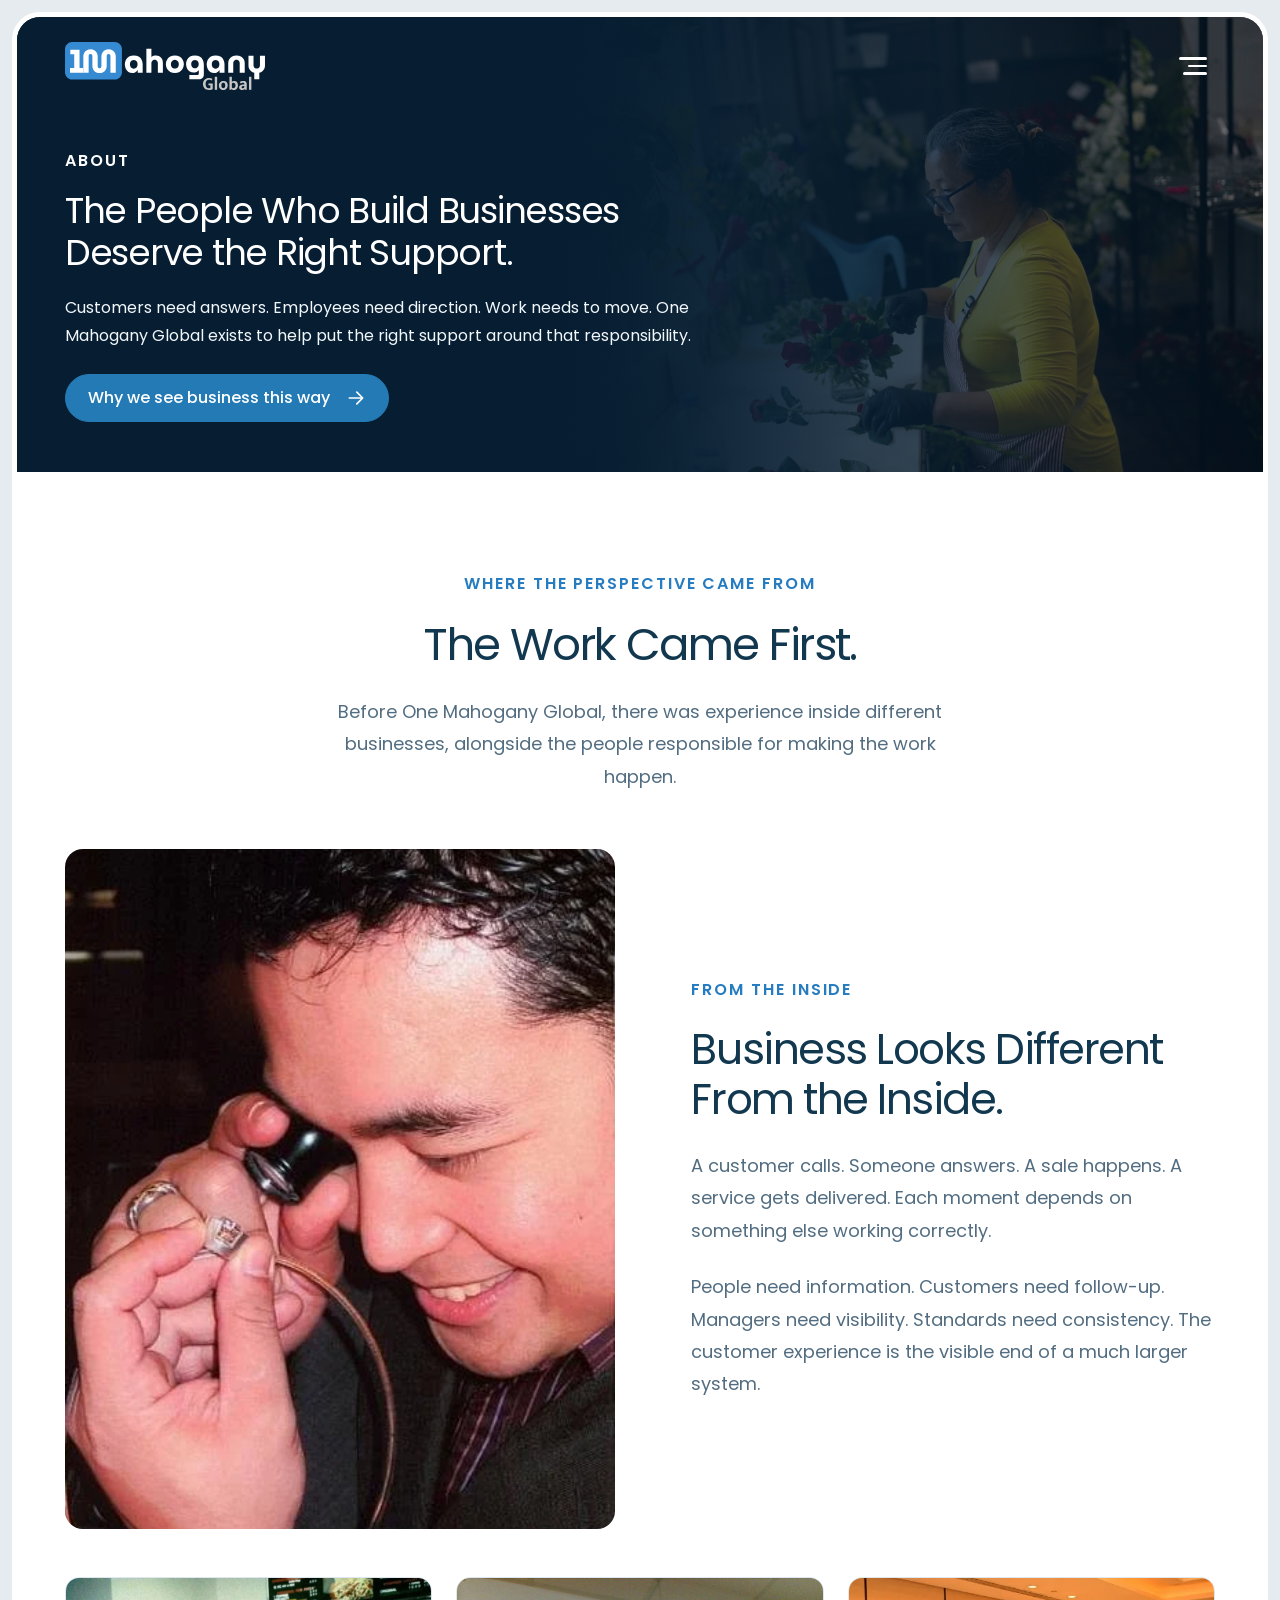
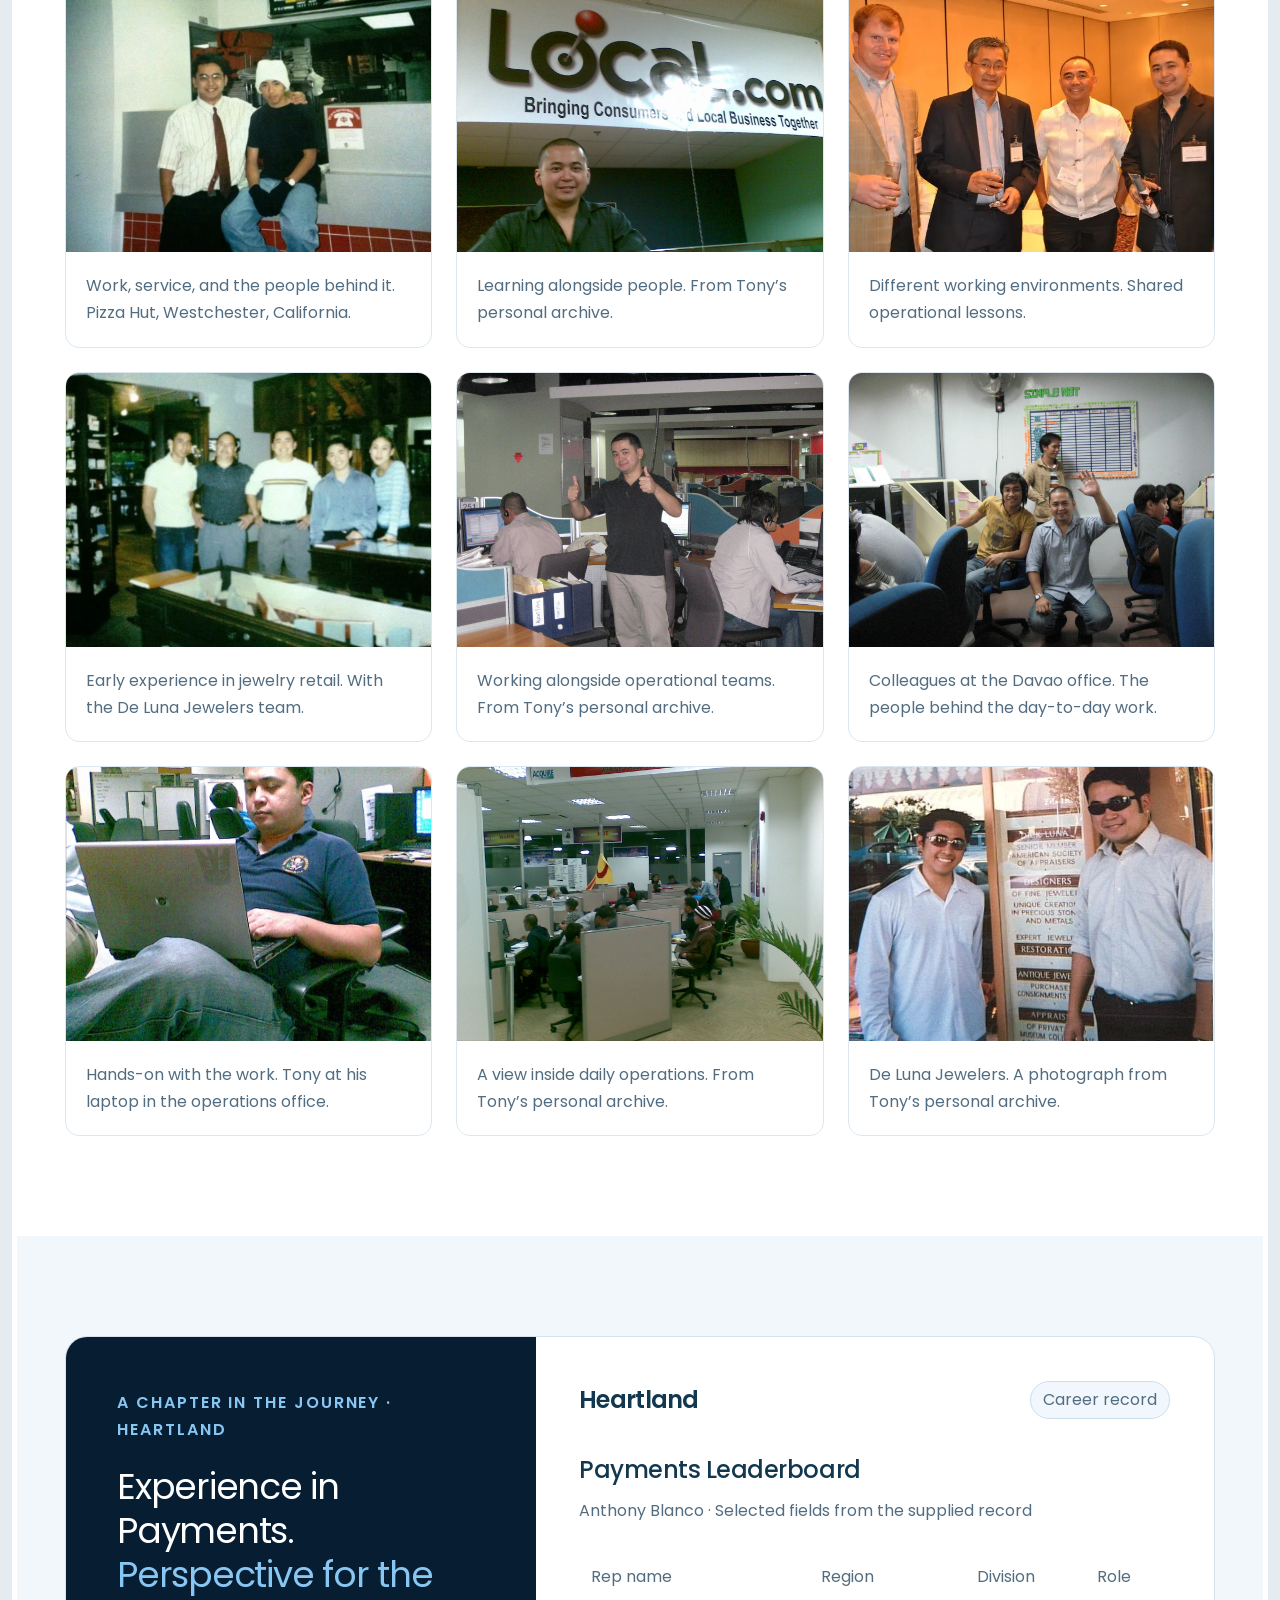
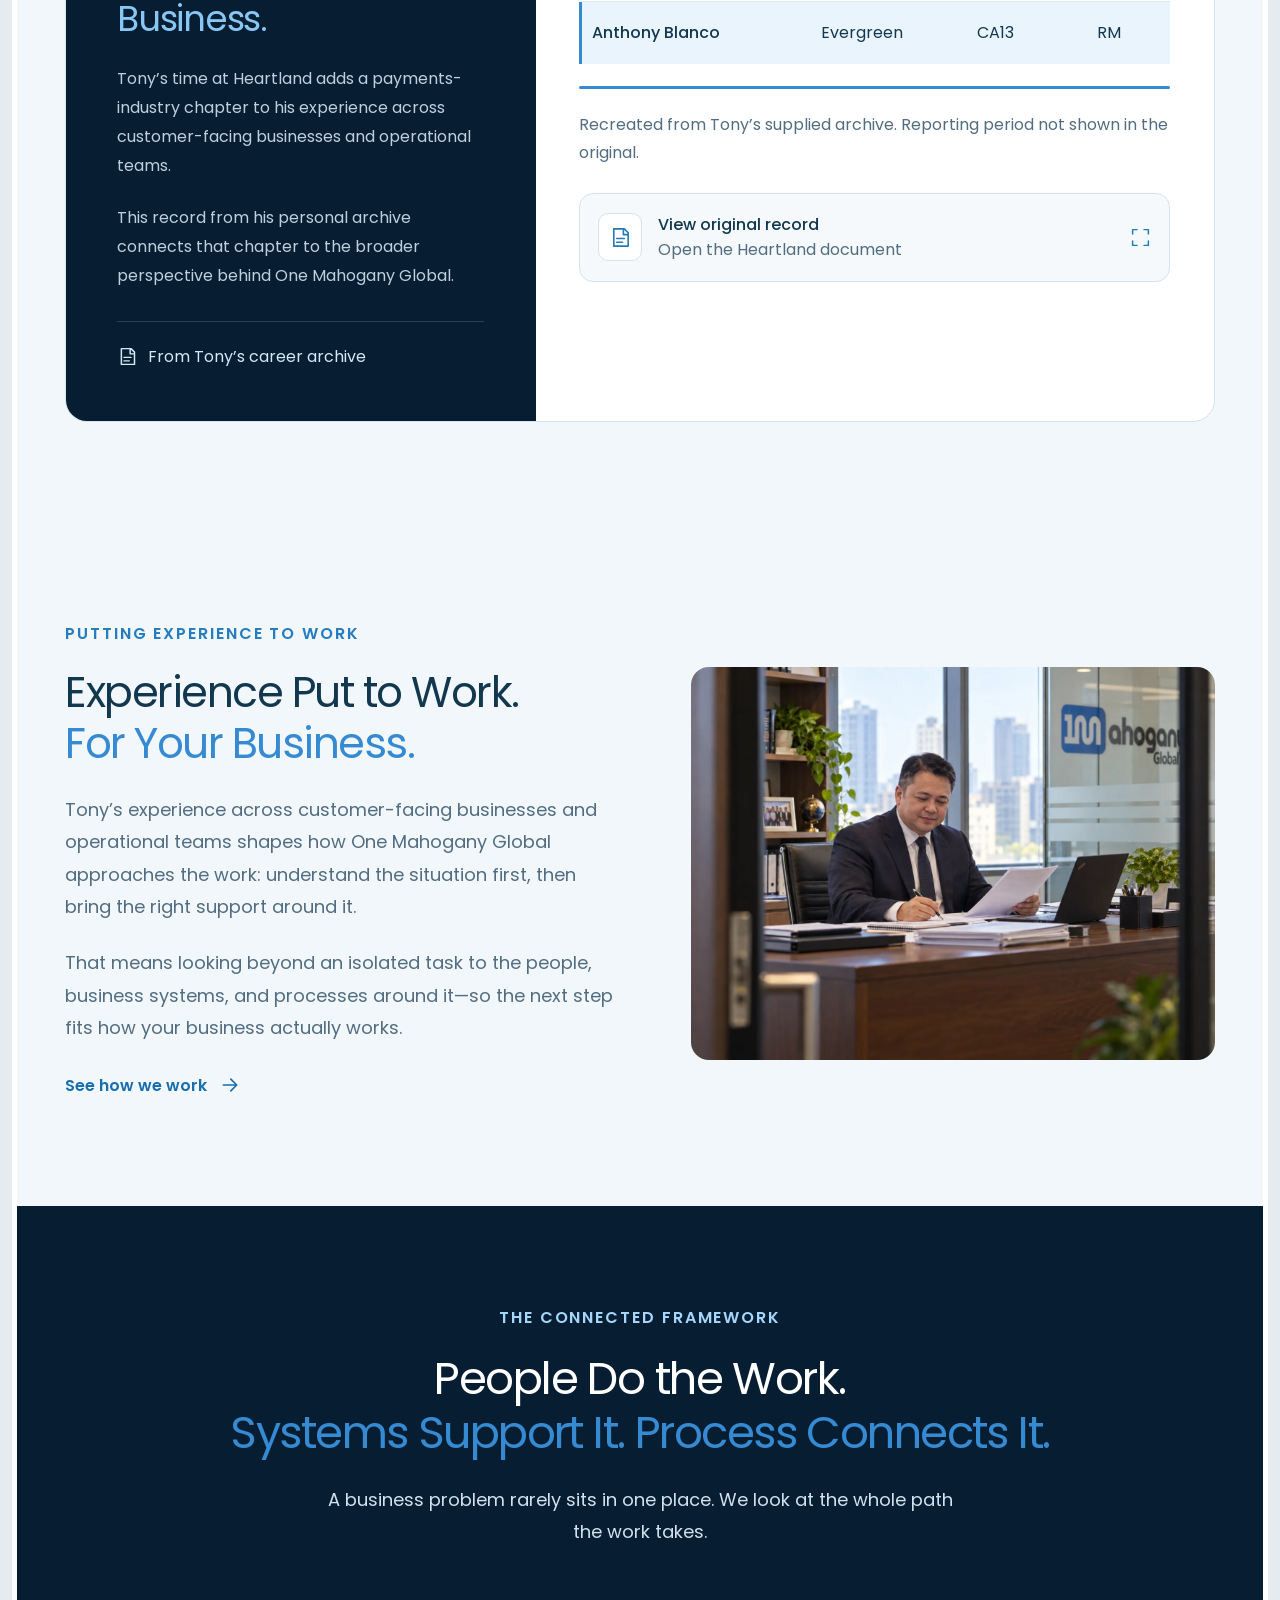
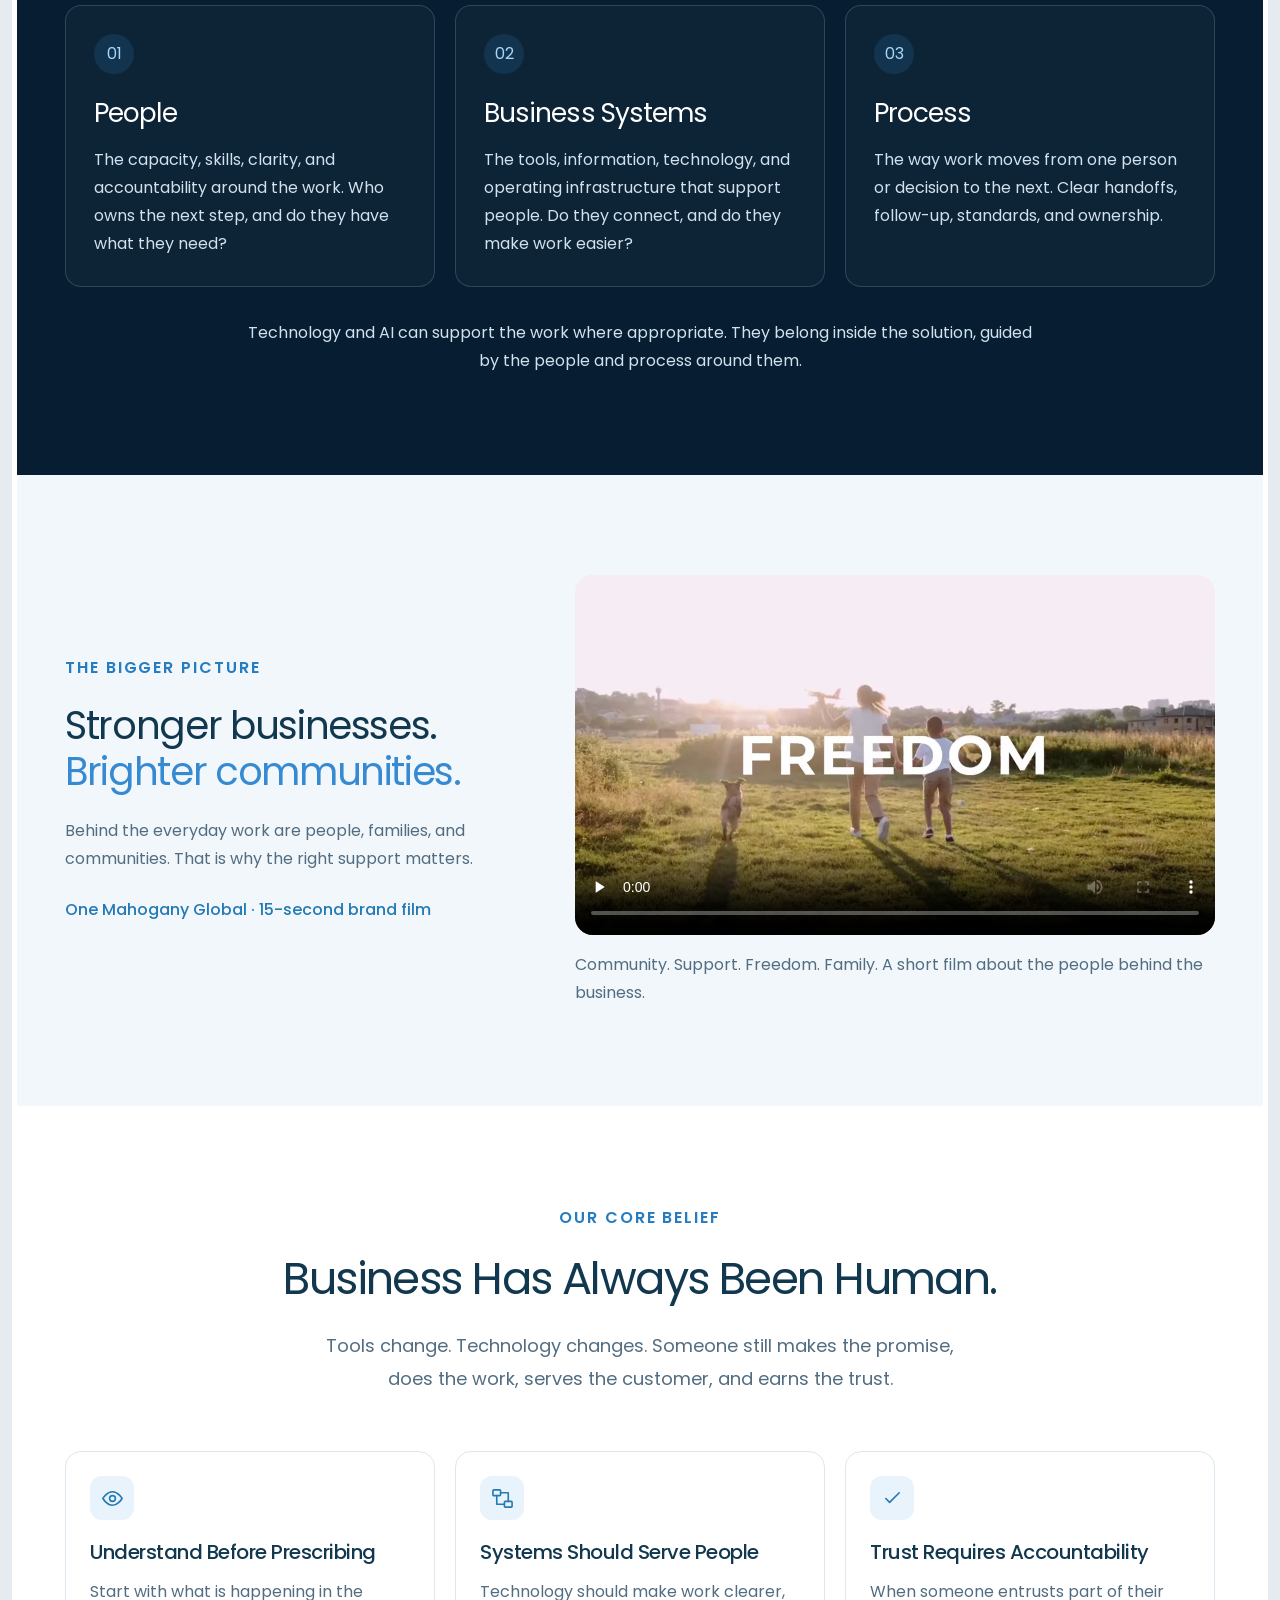
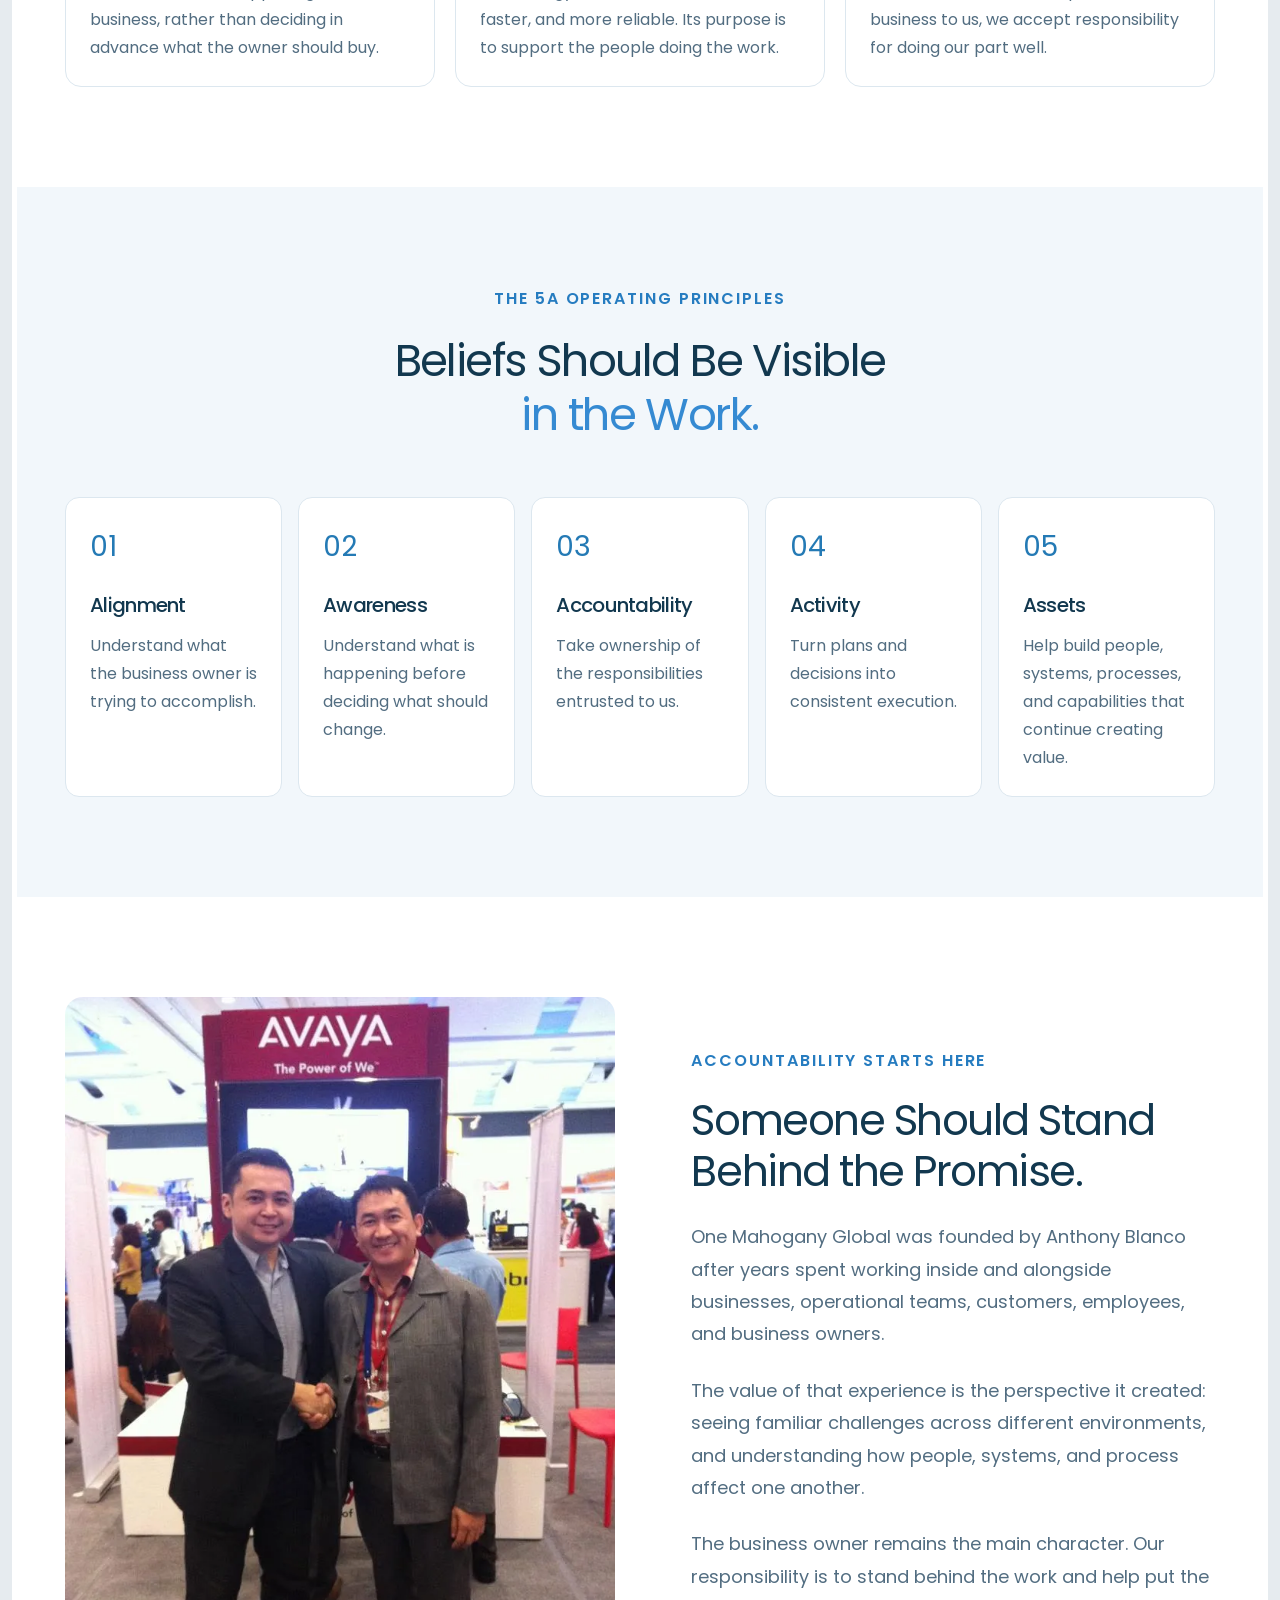
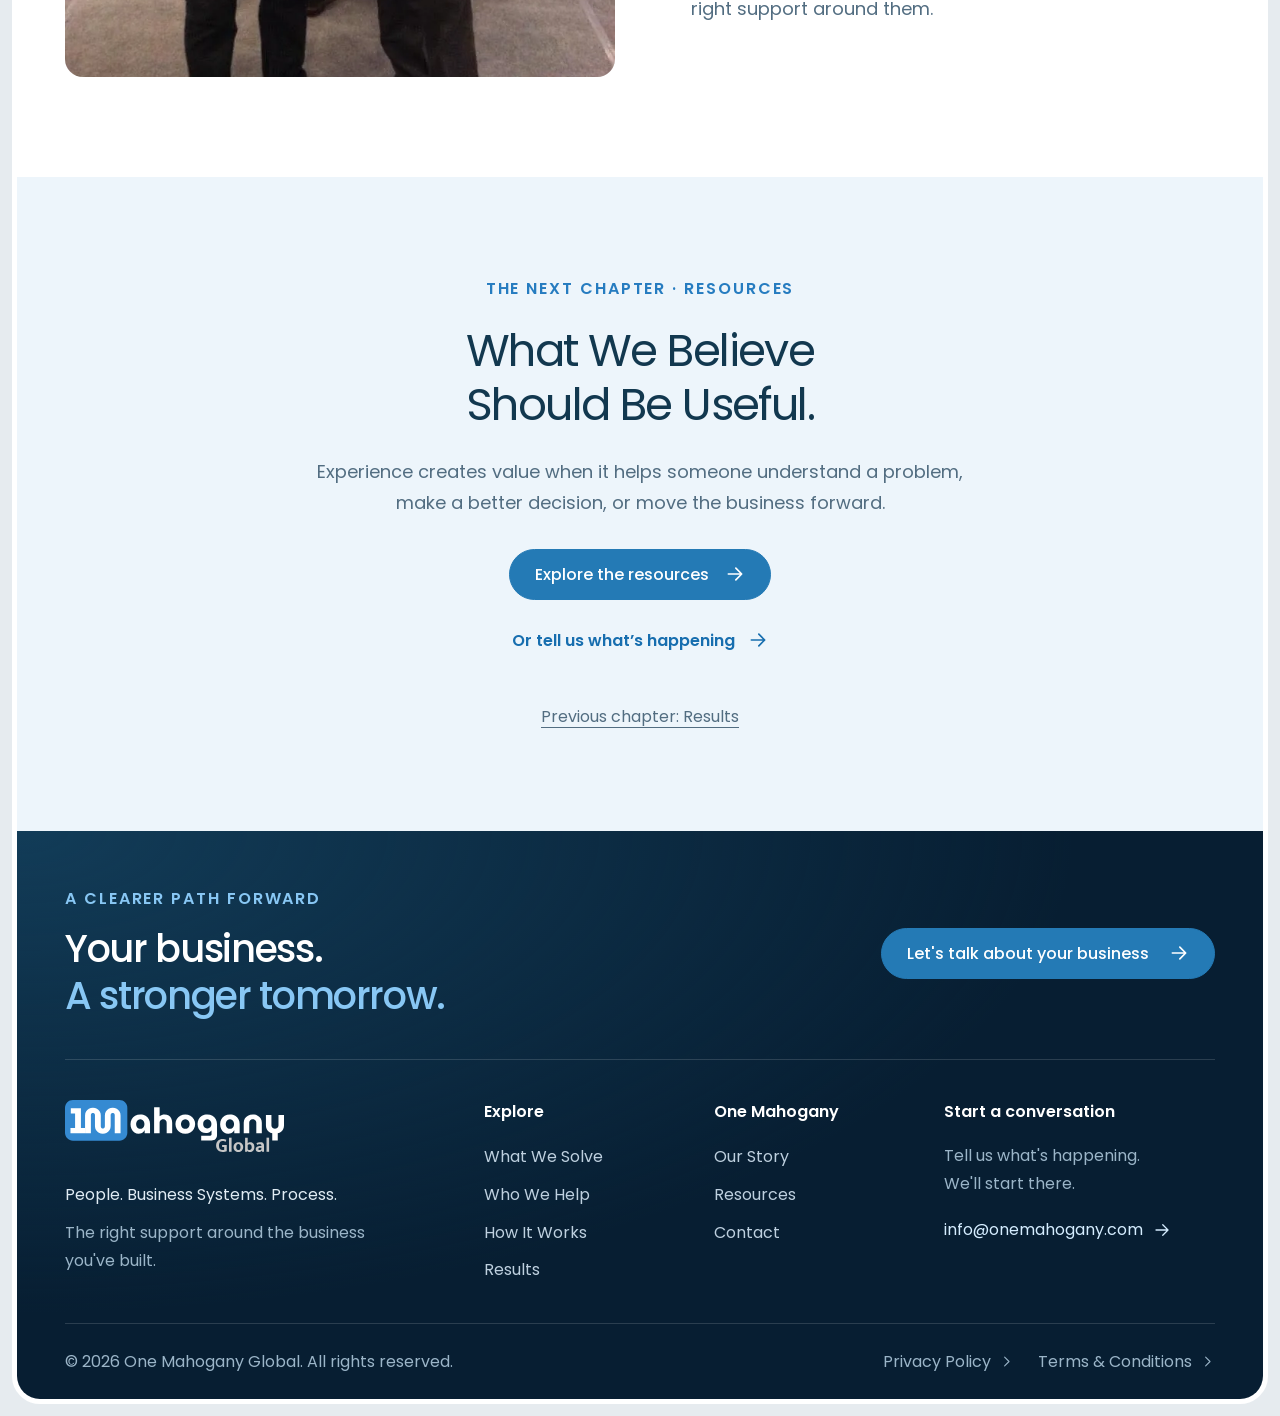
<file: about.html>
<!doctype html>
<html lang="en"><head><meta charset="utf-8"><meta name="viewport" content="width=device-width,initial-scale=1"><meta name="theme-color" content="#358AD2"><meta name="robots" content="noindex,nofollow"><title>About — One Mahogany Global</title><meta name="description" content="The work, experience, beliefs, and accountability behind One Mahogany Global’s customer-centered approach."><link rel="icon" href="favicon.ico?v=20261102a-22ec70d86d65" sizes="any"><link rel="icon" type="image/png" sizes="32x32" href="assets/brand/favicon-32x32.png?v=20261102a-c61fab430d06"><link rel="icon" type="image/png" sizes="16x16" href="assets/brand/favicon-16x16.png?v=20261102a-1eeeab22f7ea"><link rel="icon" type="image/png" sizes="96x96" href="assets/brand/favicon-96x96.png?v=20261102a-48b8cfa2f6a4"><link rel="icon" type="image/svg+xml" href="assets/brand/favicon.svg?v=20261102a-224762e51da7"><link rel="apple-touch-icon" sizes="180x180" href="assets/brand/apple-touch-icon.png?v=20261102a-a03c0e44d3a3"><link rel="manifest" href="site.webmanifest?v=20261102a-9f5b72cb15e7"><link rel="preload" href="assets/fonts/poppins-regular.ttf?v=20261102a-cdedb1729aca" as="font" type="font/ttf" crossorigin><link rel="stylesheet" href="styles.css?v=20261102a-62fc9590e03e"><link rel="stylesheet" href="modern.css?v=20261102a-3c1e15bc5522"><link rel="stylesheet" href="design-system.css?v=20261102a-dadc0b20f99d"><link rel="stylesheet" href="refresh.css?v=20261102a-5893aa2b0cf8"><link rel="stylesheet" href="pages.css?v=20261102a-3a6cf4b7bdec"><script src="header-nav.js?v=20261102a-208bb3a42942" defer></script><script src="site.js?v=20261102a-d7ff24caa701" defer></script></head>
<body class="inner-page"><a class="skip-link" href="#main">Skip to content</a>  <svg class="svg-library" xmlns="http://www.w3.org/2000/svg" aria-hidden="true">
    <symbol id="i-arrow" viewBox="0 0 24 24"><path d="M4 12h15M13 5l7 7-7 7"/></symbol>
    <symbol id="i-phone" viewBox="0 0 24 24"><path d="m5 3 4 1 1 5-3 2a15 15 0 0 0 6 6l2-3 5 1 1 4c0 2-2 3-4 2C9 20 4 15 3 7c-1-2 0-4 2-4Z"/></symbol>
    <symbol id="i-admin" viewBox="0 0 24 24"><path d="M7 3h9l4 4v14H5V3h2Zm8 0v6h5M8 13h8M8 17h6"/></symbol>
    <symbol id="i-leads" viewBox="0 0 24 24"><path d="M4 20v-3a5 5 0 0 1 5-5h3M17 12v8m-4-4 4 4 4-4"/><circle cx="10" cy="6" r="3"/></symbol>
    <symbol id="i-systems" viewBox="0 0 24 24"><rect x="2" y="3" width="8" height="6" rx="1"/><rect x="14" y="15" width="8" height="6" rx="1"/><path d="M6 9v9h8M18 15V6h-8"/></symbol>
    <symbol id="i-owner" viewBox="0 0 24 24"><circle cx="12" cy="6" r="3"/><path d="M5 22v-5a7 7 0 0 1 14 0v5M8 14l4 4 4-4M12 18v4"/></symbol>
    <symbol id="i-more" viewBox="0 0 24 24"><circle cx="4" cy="12" r="1"/><circle cx="12" cy="12" r="1"/><circle cx="20" cy="12" r="1"/></symbol>
    <symbol id="i-clock" viewBox="0 0 24 24"><circle cx="12" cy="12" r="9"/><path d="M12 6v6l4 2"/></symbol>
    <symbol id="i-chat" viewBox="0 0 24 24"><path d="M21 11a9 9 0 0 1-9 9H4l-2 2v-9a9 9 0 1 1 19-2Z"/><path d="M7 9h10M7 13h7"/></symbol>
    <symbol id="i-flow" viewBox="0 0 24 24"><path d="M3 6h14m-4-4 4 4-4 4M21 18H7m4-4-4 4 4 4"/></symbol>
    <symbol id="i-eye" viewBox="0 0 24 24"><path d="M2 12s4-7 10-7 10 7 10 7-4 7-10 7S2 12 2 12Z"/><circle cx="12" cy="12" r="3"/></symbol>
    <symbol id="i-check" viewBox="0 0 24 24"><path d="m5 12 4 4L19 6"/></symbol>
    <symbol id="i-headset" viewBox="0 0 24 24"><path d="M4 14v-3a8 8 0 0 1 16 0v6a4 4 0 0 1-4 4h-3"/><rect x="2" y="11" width="5" height="7" rx="2"/><rect x="17" y="11" width="5" height="7" rx="2"/></symbol>
    <symbol id="i-laptop" viewBox="0 0 24 24"><path d="M4 16V4h16v12M2 16h20l-2 4H4l-2-4Z"/></symbol>
    <symbol id="i-pause" viewBox="0 0 24 24"><path d="M8 5v14M16 5v14"/></symbol>
    <symbol id="i-play" viewBox="0 0 24 24"><path d="m8 5 11 7-11 7V5Z"/></symbol>
    <symbol id="i-volume" viewBox="0 0 24 24"><path d="M3 9v6h4l5 4V5L7 9H3Zm13-1a6 6 0 0 1 0 8m3-11a10 10 0 0 1 0 14"/></symbol>
    <symbol id="i-close" viewBox="0 0 24 24"><path d="m6 6 12 12M6 18 18 6"/></symbol>
    <symbol id="i-users" viewBox="0 0 24 24"><path d="M16 21v-2a4 4 0 0 0-4-4H6a4 4 0 0 0-4 4v2m20 0v-2a4 4 0 0 0-3-3.87M16 3.13a4 4 0 0 1 0 7.75"/><circle cx="9" cy="7" r="4"/></symbol>
    <symbol id="i-mute" viewBox="0 0 24 24"><path d="M3 9v6h4l5 4V5L7 9H3Zm13 0 6 6m0-6-6 6"/></symbol>
    <symbol id="i-chevron-right" viewBox="0 0 24 24"><path d="m9 5 7 7-7 7"/></symbol>
    <symbol id="i-chevron-up" viewBox="0 0 24 24"><path d="m5 15 7-7 7 7"/></symbol>
  </svg>  <header class="site-header" id="site-header">
    <div class="header-inner">
      <a class="brand" href="index.html" aria-label="One Mahogany Global home"><img src="assets/brand/logo-light.svg?v=20261102a-65f7b8a2983a" width="203" height="48" alt="One Mahogany Global"></a>
      <button class="menu-toggle" type="button" aria-expanded="false" aria-controls="mobile-menu"><span></span><span></span><span></span><span class="sr-only">Open navigation</span></button>
      <nav id="main-nav" aria-label="Main navigation"><a class="nav-home-link" href="index.html">Home</a>
        <a href="what-we-solve.html">What We Solve</a><a href="who-we-help.html">Who We Help</a><a href="how-it-works.html">How It Works</a><a href="results.html">Results</a><a href="about.html" aria-current="page">About</a><a href="resources.html">Resources</a>
        <a class="mobile-nav-cta" href="lets-talk.html"><span class="mobile-cta-icon"><svg aria-hidden="true"><use href="#i-chat"/></svg></span><span>Let's talk</span><svg class="mobile-cta-arrow" aria-hidden="true"><use href="#i-arrow"/></svg></a>
      </nav>
      <a class="button button-primary header-cta" href="lets-talk.html">Let's talk <svg><use href="#i-arrow"/></svg></a>
    </div>
  </header><div class="site-frame"><main id="main"><section class="page-hero" id="page-top"><img src="assets/images/about-florist.webp?v=20261102a-e78438459a93" width="1600" height="1067" fetchpriority="high" alt="A florist preparing an arrangement in a flower shop"><div class="container"><div class="page-hero-content"><p class="eyebrow">About</p><h1>The People Who Build Businesses<br>Deserve the Right Support.</h1><p>Customers need answers. Employees need direction. Work needs to move. One Mahogany Global exists to help put the right support around that responsibility.</p><div class="hero-actions"><a class="button button-primary" href="#page-content">Why we see business this way <svg aria-hidden="true"><use href="#i-arrow"/></svg></a></div></div></div><span class="page-number">06 / 08 · ONE CONTINUOUS CUSTOMER JOURNEY</span></section><section class="page-section " id="page-content"><div class="container"><div class="section-heading"><p class="eyebrow">Where the perspective came from</p><h2>The Work Came First.</h2><p>Before One Mahogany Global, there was experience inside different businesses, alongside the people responsible for making the work happen.</p></div><div class="story-split "><figure class="story-photo"><img src="assets/images/tony-jeweler-detail.webp?v=20261102a-f7bdb0790bd2" width="1600" height="1067" loading="lazy" alt="A supplied archival photograph of Tony examining jewelry at work"></figure><div class="story-copy"><p class="eyebrow">From the inside</p><h2>Business Looks Different<br>From the Inside.</h2><p>A customer calls. Someone answers. A sale happens. A service gets delivered. Each moment depends on something else working correctly.</p><p>People need information. Customers need follow-up. Managers need visibility. Standards need consistency. The customer experience is the visible end of a much larger system.</p></div></div><div class="archive-grid"><figure><img src="assets/images/tony-pizza-hut-900.webp?v=20261102a-3f9ea3c1998d" width="1600" height="1067" loading="lazy" alt="Tony’s supplied archival work photograph from Pizza Hut in Westchester, California"><figcaption>Work, service, and the people behind it. Pizza Hut, Westchester, California.</figcaption></figure><figure><img src="assets/images/tony-bpo-office.webp?v=20261102a-e5475f015c5b" width="1600" height="1067" loading="lazy" alt="A supplied archival photograph of Tony inside a business office"><figcaption>Learning alongside people. From Tony’s personal archive.</figcaption></figure><figure><img src="assets/images/tony-colleagues-900.webp?v=20261102a-207a4bc9fbc6" width="1600" height="1067" loading="lazy" alt="A team photograph from Tony’s personal archive"><figcaption>Different working environments. Shared operational lessons.</figcaption></figure><figure><img src="assets/images/tony-jewelry-team.webp?v=20261102a-f8f97a562078" width="1600" height="1067" loading="lazy" alt="A supplied archival photograph of Tony with colleagues at De Luna Jewelers"><figcaption>Early experience in jewelry retail. With the De Luna Jewelers team.</figcaption></figure><figure><img src="assets/images/tony-team-training.webp?v=20261102a-3d743226446a" width="1600" height="1067" loading="lazy" alt="A supplied archival photograph of Tony speaking with a team in an operations office"><figcaption>Working alongside operational teams. From Tony’s personal archive.</figcaption></figure><figure><img src="assets/images/tony-davao-colleagues.webp?v=20261102a-f86486c07690" width="1600" height="1067" loading="lazy" alt="A supplied archival photograph of Tony with colleagues in the Davao office"><figcaption>Colleagues at the Davao office. The people behind the day-to-day work.</figcaption></figure><figure><img src="assets/images/tony-laptop-work.webp?v=20261102a-f766f08b7bf9" width="1600" height="1067" loading="lazy" alt="A supplied archival photograph of Tony concentrating on work on a laptop"><figcaption>Hands-on with the work. Tony at his laptop in the operations office.</figcaption></figure><figure><img src="assets/images/tony-office-archive.webp?v=20261102a-4a3765f3dc2c" width="1600" height="1067" loading="lazy" alt="A supplied archival view of an office with people at their workstations"><figcaption>A view inside daily operations. From Tony’s personal archive.</figcaption></figure><figure><img src="assets/images/tony-jeweler-colleague.webp?v=20261102a-cc2482e33120" width="1600" height="1067" loading="lazy" alt="A supplied archival photograph outside De Luna Jewelers"><figcaption>De Luna Jewelers. A photograph from Tony’s personal archive.</figcaption></figure></div></div></section><section class="page-section soft" id="heartland-history"><div class="container"><div class="heartland-feature"><div class="heartland-story"><p class="eyebrow">A chapter in the journey · Heartland</p><h2>Experience in Payments.<br><em>Perspective for the Business.</em></h2><p>Tony’s time at Heartland adds a payments-industry chapter to his experience across customer-facing businesses and operational teams.</p><p>This record from his personal archive connects that chapter to the broader perspective behind One Mahogany Global.</p><span class="heartland-archive-label"><svg aria-hidden="true"><use href="#i-admin"/></svg>From Tony’s career archive</span></div><div class="heartland-board"><div class="heartland-board-heading"><span class="heartland-company">Heartland</span><span class="heartland-record-label">Career record</span></div><h3>Payments Leaderboard</h3><p class="heartland-board-note">Anthony Blanco · Selected fields from the supplied record</p><div class="heartland-table-wrap"><table class="heartland-table"><caption class="sr-only">Selected career-history fields from Tony’s Heartland payments leaderboard</caption><thead><tr><th scope="col">Rep name</th><th scope="col">Region</th><th scope="col">Division</th><th scope="col">Role</th></tr></thead><tbody><tr><th scope="row" data-label="Rep name">Anthony Blanco</th><td data-label="Region">Evergreen</td><td data-label="Division">CA13</td><td data-label="Role">RM</td></tr></tbody></table></div><div class="heartland-record-line" aria-hidden="true"><span></span></div><p class="heartland-source-note">Recreated from Tony’s supplied archive. Reporting period not shown in the original.</p><button class="heartland-source-trigger" type="button" data-record-open="heartland-document" aria-haspopup="dialog"><span class="heartland-document-icon"><svg aria-hidden="true"><use href="#i-admin"/></svg></span><span class="heartland-document-label"><strong>View original record</strong><span>Open the Heartland document</span></span><svg class="heartland-expand-icon" viewBox="0 0 24 24" aria-hidden="true"><path d="M8 3H3v5m13-5h5v5M3 16v5h5m13-5v5h-5"/></svg></button><dialog class="heartland-document-dialog" id="heartland-document" aria-labelledby="heartland-document-title"><div class="heartland-document-toolbar"><h2 id="heartland-document-title">Original Heartland leaderboard</h2><button type="button" class="heartland-document-close" data-record-close aria-label="Close document preview"><svg aria-hidden="true"><use href="#i-close"/></svg></button></div><figure><img src="assets/images/tony-heartland-leaderboard.webp?v=20261102a-1336d00a13f7" width="960" height="462" loading="lazy" alt="Original supplied Heartland payments and payroll leaderboard screenshot, including Anthony Blanco’s row"><figcaption>From Tony’s career archive. Reporting period not shown in the original.</figcaption></figure></dialog></div></div></div></section><section class="page-section soft"><div class="container"><div class="story-split image-right"><figure class="story-photo tony-office-scene"><img src="assets/images/tony-ceo-office.webp?v=20261102a-26a72bd487ee" width="1600" height="1067" loading="lazy" alt="AI-generated concept of Anthony Blanco in formal business attire reviewing documents in a One Mahogany Global office, based on his supplied photographs"></figure><div class="story-copy"><p class="eyebrow">Putting experience to work</p><h2>Experience Put to Work.<br><em>For Your Business.</em></h2><p>Tony’s experience across customer-facing businesses and operational teams shapes how One Mahogany Global approaches the work: understand the situation first, then bring the right support around it.</p><p>That means looking beyond an isolated task to the people, business systems, and processes around it—so the next step fits how your business actually works.</p><a class="text-link" href="how-it-works.html">See how we work <svg aria-hidden="true"><use href="#i-arrow"/></svg></a></div></div></div></section><section class="page-section dark"><div class="container"><div class="section-heading"><p class="eyebrow">The connected framework</p><h2>People Do the Work.<br><em>Systems Support It. Process Connects It.</em></h2><p>A business problem rarely sits in one place. We look at the whole path the work takes.</p></div><div class="framework"><article><h3>People</h3><p>The capacity, skills, clarity, and accountability around the work. Who owns the next step, and do they have what they need?</p></article><article><h3>Business Systems</h3><p>The tools, information, technology, and operating infrastructure that support people. Do they connect, and do they make work easier?</p></article><article><h3>Process</h3><p>The way work moves from one person or decision to the next. Clear handoffs, follow-up, standards, and ownership.</p></article></div><p class="framework-note">Technology and AI can support the work where appropriate. They belong inside the solution, guided by the people and process around them.</p></div></section><section class="page-section soft"><div class="container"><div class="brand-film-layout"><div class="brand-film-copy"><p class="eyebrow">The bigger picture</p><h2>Stronger businesses.<br><em>Brighter communities.</em></h2><p>Behind the everyday work are people, families, and communities. That is why the right support matters.</p><p class="film-duration">One Mahogany Global · 15-second brand film</p></div><figure class="brand-film"><video controls playsinline preload="none" poster="assets/images/brand-film-poster.webp?v=20261102a-1b1f0caf1d5c" aria-label="One Mahogany Global brand film" aria-describedby="brand-film-caption"><source src="assets/video/hero.mp4?v=20261102a-4f8aa02ce142" type="video/mp4"><track kind="captions" src="assets/video/brand-film.vtt?v=20261102a-8a1c88fa81aa" srclang="en" label="English">Your browser does not support video. The film celebrates community, support, freedom, and family.</video><figcaption id="brand-film-caption">Community. Support. Freedom. Family. A short film about the people behind the business.</figcaption></figure></div></div></section><section class="page-section "><div class="container"><div class="section-heading"><p class="eyebrow">Our core belief</p><h2>Business Has Always Been Human.</h2><p>Tools change. Technology changes. Someone still makes the promise, does the work, serves the customer, and earns the trust.</p></div><div class="insight-grid"><article class="insight-card"><div class="insight-copy"><span class="insight-symbol"><svg aria-hidden="true"><use href="#i-eye"/></svg></span><h3>Understand Before Prescribing</h3><p>Start with what is happening in the business, rather than deciding in advance what the owner should buy.</p></div></article><article class="insight-card"><div class="insight-copy"><span class="insight-symbol"><svg aria-hidden="true"><use href="#i-systems"/></svg></span><h3>Systems Should Serve People</h3><p>Technology should make work clearer, faster, and more reliable. Its purpose is to support the people doing the work.</p></div></article><article class="insight-card"><div class="insight-copy"><span class="insight-symbol"><svg aria-hidden="true"><use href="#i-check"/></svg></span><h3>Trust Requires Accountability</h3><p>When someone entrusts part of their business to us, we accept responsibility for doing our part well.</p></div></article></div></div></section><section class="page-section soft"><div class="container"><div class="section-heading"><p class="eyebrow">The 5A operating principles</p><h2>Beliefs Should Be Visible<br><em>in the Work.</em></h2></div><div class="principles"><article><h3>Alignment</h3><p>Understand what the business owner is trying to accomplish.</p></article><article><h3>Awareness</h3><p>Understand what is happening before deciding what should change.</p></article><article><h3>Accountability</h3><p>Take ownership of the responsibilities entrusted to us.</p></article><article><h3>Activity</h3><p>Turn plans and decisions into consistent execution.</p></article><article><h3>Assets</h3><p>Help build people, systems, processes, and capabilities that continue creating value.</p></article></div></div></section><section class="page-section "><div class="container"><div class="story-split "><figure class="story-photo"><img src="assets/images/tony-avaya-900.webp?v=20261102a-237b2391e98c" width="1600" height="1067" loading="lazy" alt="Anthony Blanco alongside a colleague in a supplied archival photograph"></figure><div class="story-copy"><p class="eyebrow">Accountability starts here</p><h2>Someone Should Stand<br>Behind the Promise.</h2><p>One Mahogany Global was founded by Anthony Blanco after years spent working inside and alongside businesses, operational teams, customers, employees, and business owners.</p><p>The value of that experience is the perspective it created: seeing familiar challenges across different environments, and understanding how people, systems, and process affect one another.</p><p>The business owner remains the main character. Our responsibility is to stand behind the work and help put the right support around them.</p></div></div></div></section><section class="page-section next-chapter"><div class="container"><p class="eyebrow">The next chapter · Resources</p><h2>What We Believe<br>Should Be Useful.</h2><p>Experience creates value when it helps someone understand a problem, make a better decision, or move the business forward.</p><a class="button button-primary" href="resources.html">Explore the resources <svg aria-hidden="true"><use href="#i-arrow"/></svg></a><a class="text-link" href="lets-talk.html">Or tell us what’s happening <svg aria-hidden="true"><use href="#i-arrow"/></svg></a><a class="journey-back" href="results.html">Previous chapter: Results</a></div></section></main>  <footer class="site-footer">
    <div class="container">
      <div class="footer-invitation">
        <div><p class="eyebrow">A clearer path forward</p><h2>Your business.<br><span>A stronger tomorrow.</span></h2></div>
        <a class="button button-primary" href="lets-talk.html">Let's talk about your business <svg aria-hidden="true"><use href="#i-arrow"/></svg></a>
      </div>
      <div class="footer-main">
        <div class="footer-identity">
          <a class="brand" href="index.html" aria-label="One Mahogany Global home"><img src="assets/brand/logo-light.svg?v=20261102a-65f7b8a2983a" width="203" height="48" loading="lazy" alt="One Mahogany Global"></a>
          <p class="footer-brand-line">People. Business Systems. Process.</p>
          <p class="footer-note">The right support around the business you've built.</p>
        </div>
        <nav class="footer-link-group" aria-label="Explore One Mahogany"><h3>Explore</h3><a href="what-we-solve.html">What We Solve</a><a href="who-we-help.html">Who We Help</a><a href="how-it-works.html">How It Works</a><a href="results.html">Results</a></nav>
        <nav class="footer-link-group" aria-label="About One Mahogany"><h3>One Mahogany</h3><a href="about.html">Our Story</a><a href="resources.html">Resources</a><a href="lets-talk.html">Contact</a></nav>
        <div class="footer-contact"><h3>Start a conversation</h3><p>Tell us what's happening.<br>We'll start there.</p><a class="footer-email" href="mailto:info@onemahogany.com">info@onemahogany.com <svg aria-hidden="true"><use href="#i-arrow"/></svg></a></div>
      </div>
      <div class="footer-bottom">
        <p>© <span id="copyright-year">2026</span> One Mahogany Global. All rights reserved.</p>
        <div class="footer-legal"><a href="https://onemahogany.com/privacy-policy/" target="_blank" rel="noopener noreferrer">Privacy Policy <svg aria-hidden="true"><use href="#i-chevron-right"/></svg></a><a href="https://onemahogany.com/terms-and-conditions/" target="_blank" rel="noopener noreferrer">Terms &amp; Conditions <svg aria-hidden="true"><use href="#i-chevron-right"/></svg></a></div>
      </div>
    </div>
  </footer></div><noscript><p class="noscript-note">Email <a href="mailto:info@onemahogany.com">info@onemahogany.com</a> to start a conversation. Resource filters and email draft preparation require JavaScript.</p></noscript></body></html>
</file>
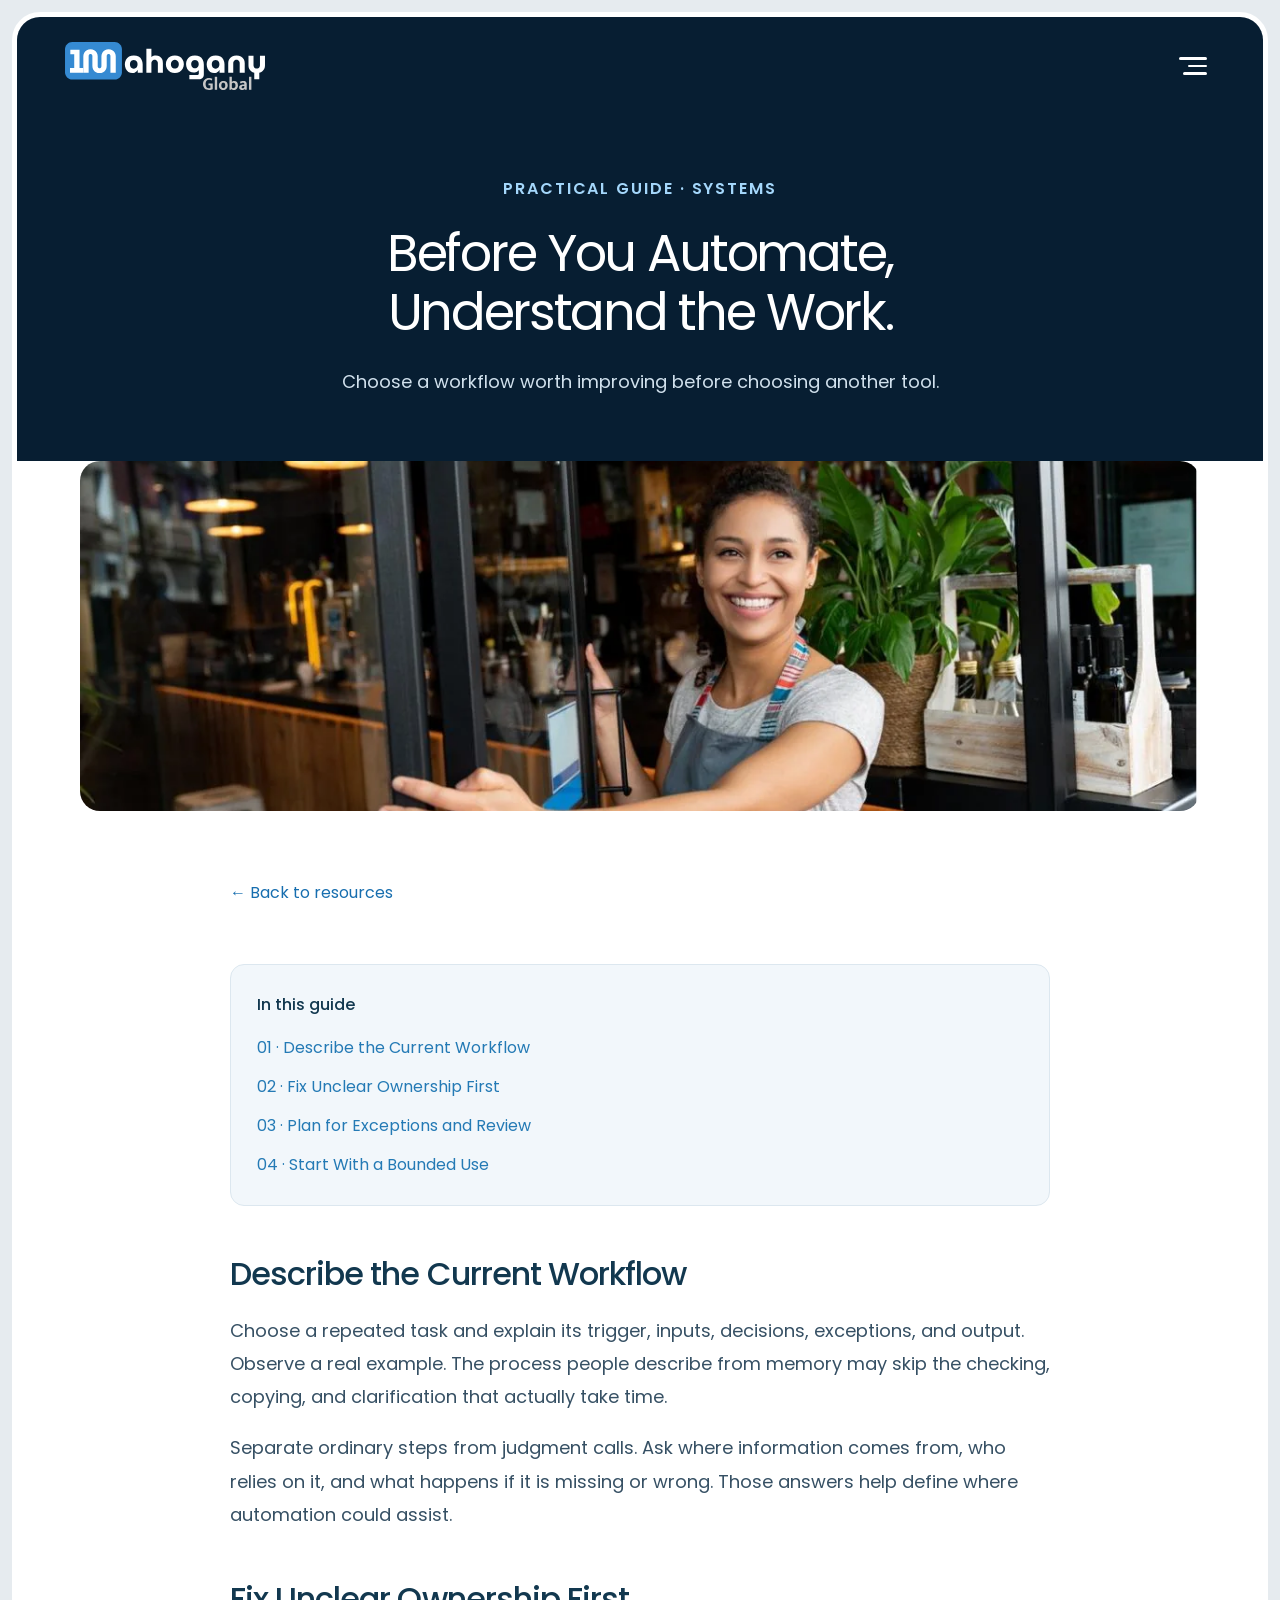
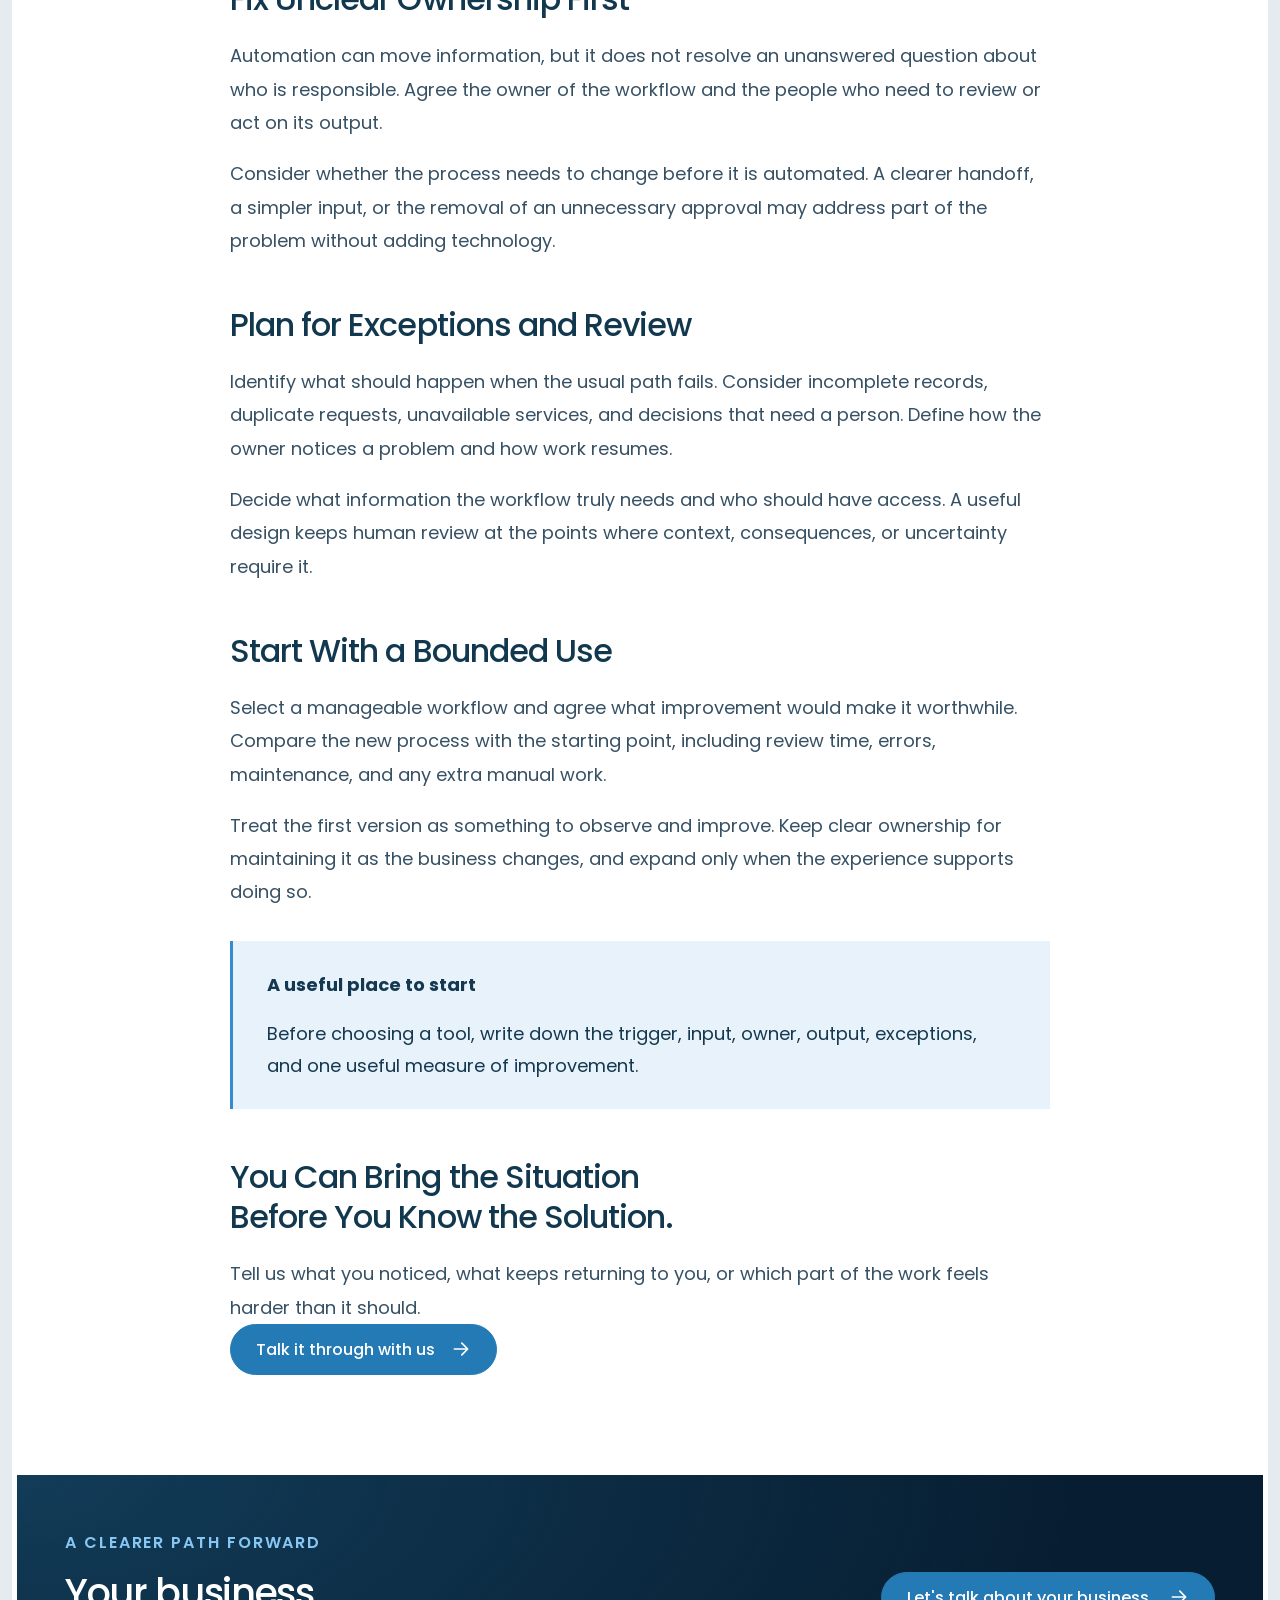
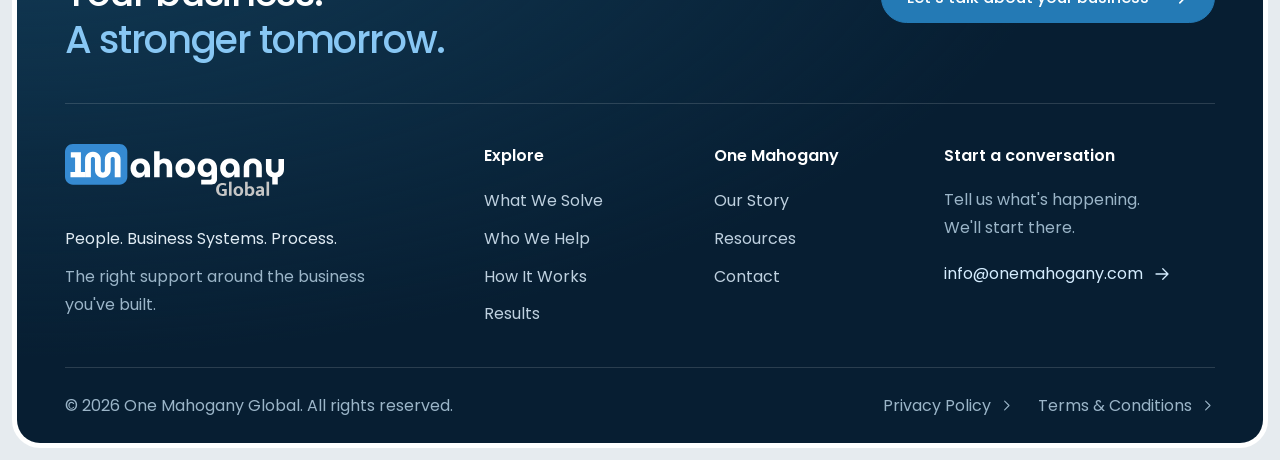
<file: guide-before-you-automate.html>
<!doctype html>
<html lang="en"><head><meta charset="utf-8"><meta name="viewport" content="width=device-width,initial-scale=1"><meta name="theme-color" content="#358AD2"><meta name="robots" content="noindex,nofollow"><title>Before You Automate, Understand the Work. — One Mahogany Global</title><meta name="description" content="Choose a workflow worth improving before choosing another tool."><link rel="icon" href="favicon.ico?v=20261102a-22ec70d86d65" sizes="any"><link rel="icon" type="image/png" sizes="32x32" href="assets/brand/favicon-32x32.png?v=20261102a-c61fab430d06"><link rel="icon" type="image/png" sizes="16x16" href="assets/brand/favicon-16x16.png?v=20261102a-1eeeab22f7ea"><link rel="icon" type="image/png" sizes="96x96" href="assets/brand/favicon-96x96.png?v=20261102a-48b8cfa2f6a4"><link rel="icon" type="image/svg+xml" href="assets/brand/favicon.svg?v=20261102a-224762e51da7"><link rel="apple-touch-icon" sizes="180x180" href="assets/brand/apple-touch-icon.png?v=20261102a-a03c0e44d3a3"><link rel="manifest" href="site.webmanifest?v=20261102a-9f5b72cb15e7"><link rel="preload" href="assets/fonts/poppins-regular.ttf?v=20261102a-cdedb1729aca" as="font" type="font/ttf" crossorigin><link rel="stylesheet" href="styles.css?v=20261102a-62fc9590e03e"><link rel="stylesheet" href="modern.css?v=20261102a-3c1e15bc5522"><link rel="stylesheet" href="design-system.css?v=20261102a-dadc0b20f99d"><link rel="stylesheet" href="refresh.css?v=20261102a-5893aa2b0cf8"><link rel="stylesheet" href="pages.css?v=20261102a-3a6cf4b7bdec"><script src="header-nav.js?v=20261102a-208bb3a42942" defer></script><script src="site.js?v=20261102a-d7ff24caa701" defer></script></head>
<body class="inner-page"><a class="skip-link" href="#main">Skip to content</a>  <svg class="svg-library" xmlns="http://www.w3.org/2000/svg" aria-hidden="true">
    <symbol id="i-arrow" viewBox="0 0 24 24"><path d="M4 12h15M13 5l7 7-7 7"/></symbol>
    <symbol id="i-phone" viewBox="0 0 24 24"><path d="m5 3 4 1 1 5-3 2a15 15 0 0 0 6 6l2-3 5 1 1 4c0 2-2 3-4 2C9 20 4 15 3 7c-1-2 0-4 2-4Z"/></symbol>
    <symbol id="i-admin" viewBox="0 0 24 24"><path d="M7 3h9l4 4v14H5V3h2Zm8 0v6h5M8 13h8M8 17h6"/></symbol>
    <symbol id="i-leads" viewBox="0 0 24 24"><path d="M4 20v-3a5 5 0 0 1 5-5h3M17 12v8m-4-4 4 4 4-4"/><circle cx="10" cy="6" r="3"/></symbol>
    <symbol id="i-systems" viewBox="0 0 24 24"><rect x="2" y="3" width="8" height="6" rx="1"/><rect x="14" y="15" width="8" height="6" rx="1"/><path d="M6 9v9h8M18 15V6h-8"/></symbol>
    <symbol id="i-owner" viewBox="0 0 24 24"><circle cx="12" cy="6" r="3"/><path d="M5 22v-5a7 7 0 0 1 14 0v5M8 14l4 4 4-4M12 18v4"/></symbol>
    <symbol id="i-more" viewBox="0 0 24 24"><circle cx="4" cy="12" r="1"/><circle cx="12" cy="12" r="1"/><circle cx="20" cy="12" r="1"/></symbol>
    <symbol id="i-clock" viewBox="0 0 24 24"><circle cx="12" cy="12" r="9"/><path d="M12 6v6l4 2"/></symbol>
    <symbol id="i-chat" viewBox="0 0 24 24"><path d="M21 11a9 9 0 0 1-9 9H4l-2 2v-9a9 9 0 1 1 19-2Z"/><path d="M7 9h10M7 13h7"/></symbol>
    <symbol id="i-flow" viewBox="0 0 24 24"><path d="M3 6h14m-4-4 4 4-4 4M21 18H7m4-4-4 4 4 4"/></symbol>
    <symbol id="i-eye" viewBox="0 0 24 24"><path d="M2 12s4-7 10-7 10 7 10 7-4 7-10 7S2 12 2 12Z"/><circle cx="12" cy="12" r="3"/></symbol>
    <symbol id="i-check" viewBox="0 0 24 24"><path d="m5 12 4 4L19 6"/></symbol>
    <symbol id="i-headset" viewBox="0 0 24 24"><path d="M4 14v-3a8 8 0 0 1 16 0v6a4 4 0 0 1-4 4h-3"/><rect x="2" y="11" width="5" height="7" rx="2"/><rect x="17" y="11" width="5" height="7" rx="2"/></symbol>
    <symbol id="i-laptop" viewBox="0 0 24 24"><path d="M4 16V4h16v12M2 16h20l-2 4H4l-2-4Z"/></symbol>
    <symbol id="i-pause" viewBox="0 0 24 24"><path d="M8 5v14M16 5v14"/></symbol>
    <symbol id="i-play" viewBox="0 0 24 24"><path d="m8 5 11 7-11 7V5Z"/></symbol>
    <symbol id="i-volume" viewBox="0 0 24 24"><path d="M3 9v6h4l5 4V5L7 9H3Zm13-1a6 6 0 0 1 0 8m3-11a10 10 0 0 1 0 14"/></symbol>
    <symbol id="i-close" viewBox="0 0 24 24"><path d="m6 6 12 12M6 18 18 6"/></symbol>
    <symbol id="i-users" viewBox="0 0 24 24"><path d="M16 21v-2a4 4 0 0 0-4-4H6a4 4 0 0 0-4 4v2m20 0v-2a4 4 0 0 0-3-3.87M16 3.13a4 4 0 0 1 0 7.75"/><circle cx="9" cy="7" r="4"/></symbol>
    <symbol id="i-mute" viewBox="0 0 24 24"><path d="M3 9v6h4l5 4V5L7 9H3Zm13 0 6 6m0-6-6 6"/></symbol>
    <symbol id="i-chevron-right" viewBox="0 0 24 24"><path d="m9 5 7 7-7 7"/></symbol>
    <symbol id="i-chevron-up" viewBox="0 0 24 24"><path d="m5 15 7-7 7 7"/></symbol>
  </svg>  <header class="site-header" id="site-header">
    <div class="header-inner">
      <a class="brand" href="index.html" aria-label="One Mahogany Global home"><img src="assets/brand/logo-light.svg?v=20261102a-65f7b8a2983a" width="203" height="48" alt="One Mahogany Global"></a>
      <button class="menu-toggle" type="button" aria-expanded="false" aria-controls="mobile-menu"><span></span><span></span><span></span><span class="sr-only">Open navigation</span></button>
      <nav id="main-nav" aria-label="Main navigation"><a class="nav-home-link" href="index.html">Home</a>
        <a href="what-we-solve.html">What We Solve</a><a href="who-we-help.html">Who We Help</a><a href="how-it-works.html">How It Works</a><a href="results.html">Results</a><a href="about.html">About</a><a href="resources.html" aria-current="page">Resources</a>
        <a class="mobile-nav-cta" href="lets-talk.html"><span class="mobile-cta-icon"><svg aria-hidden="true"><use href="#i-chat"/></svg></span><span>Let's talk</span><svg class="mobile-cta-arrow" aria-hidden="true"><use href="#i-arrow"/></svg></a>
      </nav>
      <a class="button button-primary header-cta" href="lets-talk.html">Let's talk <svg><use href="#i-arrow"/></svg></a>
    </div>
  </header><div class="site-frame"><main id="main"><header class="article-header" id="page-top"><div class="container"><p class="eyebrow">Practical guide · Systems</p><h1>Before You Automate, Understand the Work.</h1><p>Choose a workflow worth improving before choosing another tool.</p></div></header><div class="container"><figure class="guide-lead-photo"><img src="assets/images/guide-automation-photo.webp?v=20261102a-c0ad455f356e" width="1600" height="1067" loading="lazy" alt="A business owner welcoming customers at an open shop"></figure></div><div class="container"><article class="article-body"><a class="article-back" href="resources.html">← Back to resources</a><nav class="guide-contents" aria-label="In this guide"><strong>In this guide</strong><a href="#guide-step-1">01 · Describe the Current Workflow</a><a href="#guide-step-2">02 · Fix Unclear Ownership First</a><a href="#guide-step-3">03 · Plan for Exceptions and Review</a><a href="#guide-step-4">04 · Start With a Bounded Use</a></nav><h2 id="guide-step-1">Describe the Current Workflow</h2><p>Choose a repeated task and explain its trigger, inputs, decisions, exceptions, and output. Observe a real example. The process people describe from memory may skip the checking, copying, and clarification that actually take time.</p><p>Separate ordinary steps from judgment calls. Ask where information comes from, who relies on it, and what happens if it is missing or wrong. Those answers help define where automation could assist.</p><h2 id="guide-step-2">Fix Unclear Ownership First</h2><p>Automation can move information, but it does not resolve an unanswered question about who is responsible. Agree the owner of the workflow and the people who need to review or act on its output.</p><p>Consider whether the process needs to change before it is automated. A clearer handoff, a simpler input, or the removal of an unnecessary approval may address part of the problem without adding technology.</p><h2 id="guide-step-3">Plan for Exceptions and Review</h2><p>Identify what should happen when the usual path fails. Consider incomplete records, duplicate requests, unavailable services, and decisions that need a person. Define how the owner notices a problem and how work resumes.</p><p>Decide what information the workflow truly needs and who should have access. A useful design keeps human review at the points where context, consequences, or uncertainty require it.</p><h2 id="guide-step-4">Start With a Bounded Use</h2><p>Select a manageable workflow and agree what improvement would make it worthwhile. Compare the new process with the starting point, including review time, errors, maintenance, and any extra manual work.</p><p>Treat the first version as something to observe and improve. Keep clear ownership for maintaining it as the business changes, and expand only when the experience supports doing so.</p><aside class="editorial-note"><strong>A useful place to start</strong><p>Before choosing a tool, write down the trigger, input, owner, output, exceptions, and one useful measure of improvement.</p></aside><h2>You Can Bring the Situation Before You Know the Solution.</h2><p>Tell us what you noticed, what keeps returning to you, or which part of the work feels harder than it should.</p><a class="button button-primary" href="lets-talk.html">Talk it through with us <svg aria-hidden="true"><use href="#i-arrow"/></svg></a></article></div></main>  <footer class="site-footer">
    <div class="container">
      <div class="footer-invitation">
        <div><p class="eyebrow">A clearer path forward</p><h2>Your business.<br><span>A stronger tomorrow.</span></h2></div>
        <a class="button button-primary" href="lets-talk.html">Let's talk about your business <svg aria-hidden="true"><use href="#i-arrow"/></svg></a>
      </div>
      <div class="footer-main">
        <div class="footer-identity">
          <a class="brand" href="index.html" aria-label="One Mahogany Global home"><img src="assets/brand/logo-light.svg?v=20261102a-65f7b8a2983a" width="203" height="48" loading="lazy" alt="One Mahogany Global"></a>
          <p class="footer-brand-line">People. Business Systems. Process.</p>
          <p class="footer-note">The right support around the business you've built.</p>
        </div>
        <nav class="footer-link-group" aria-label="Explore One Mahogany"><h3>Explore</h3><a href="what-we-solve.html">What We Solve</a><a href="who-we-help.html">Who We Help</a><a href="how-it-works.html">How It Works</a><a href="results.html">Results</a></nav>
        <nav class="footer-link-group" aria-label="About One Mahogany"><h3>One Mahogany</h3><a href="about.html">Our Story</a><a href="resources.html">Resources</a><a href="lets-talk.html">Contact</a></nav>
        <div class="footer-contact"><h3>Start a conversation</h3><p>Tell us what's happening.<br>We'll start there.</p><a class="footer-email" href="mailto:info@onemahogany.com">info@onemahogany.com <svg aria-hidden="true"><use href="#i-arrow"/></svg></a></div>
      </div>
      <div class="footer-bottom">
        <p>© <span id="copyright-year">2026</span> One Mahogany Global. All rights reserved.</p>
        <div class="footer-legal"><a href="https://onemahogany.com/privacy-policy/" target="_blank" rel="noopener noreferrer">Privacy Policy <svg aria-hidden="true"><use href="#i-chevron-right"/></svg></a><a href="https://onemahogany.com/terms-and-conditions/" target="_blank" rel="noopener noreferrer">Terms &amp; Conditions <svg aria-hidden="true"><use href="#i-chevron-right"/></svg></a></div>
      </div>
    </div>
  </footer></div><noscript><p class="noscript-note">Email <a href="mailto:info@onemahogany.com">info@onemahogany.com</a> to start a conversation. Resource filters and email draft preparation require JavaScript.</p></noscript></body></html>
</file>
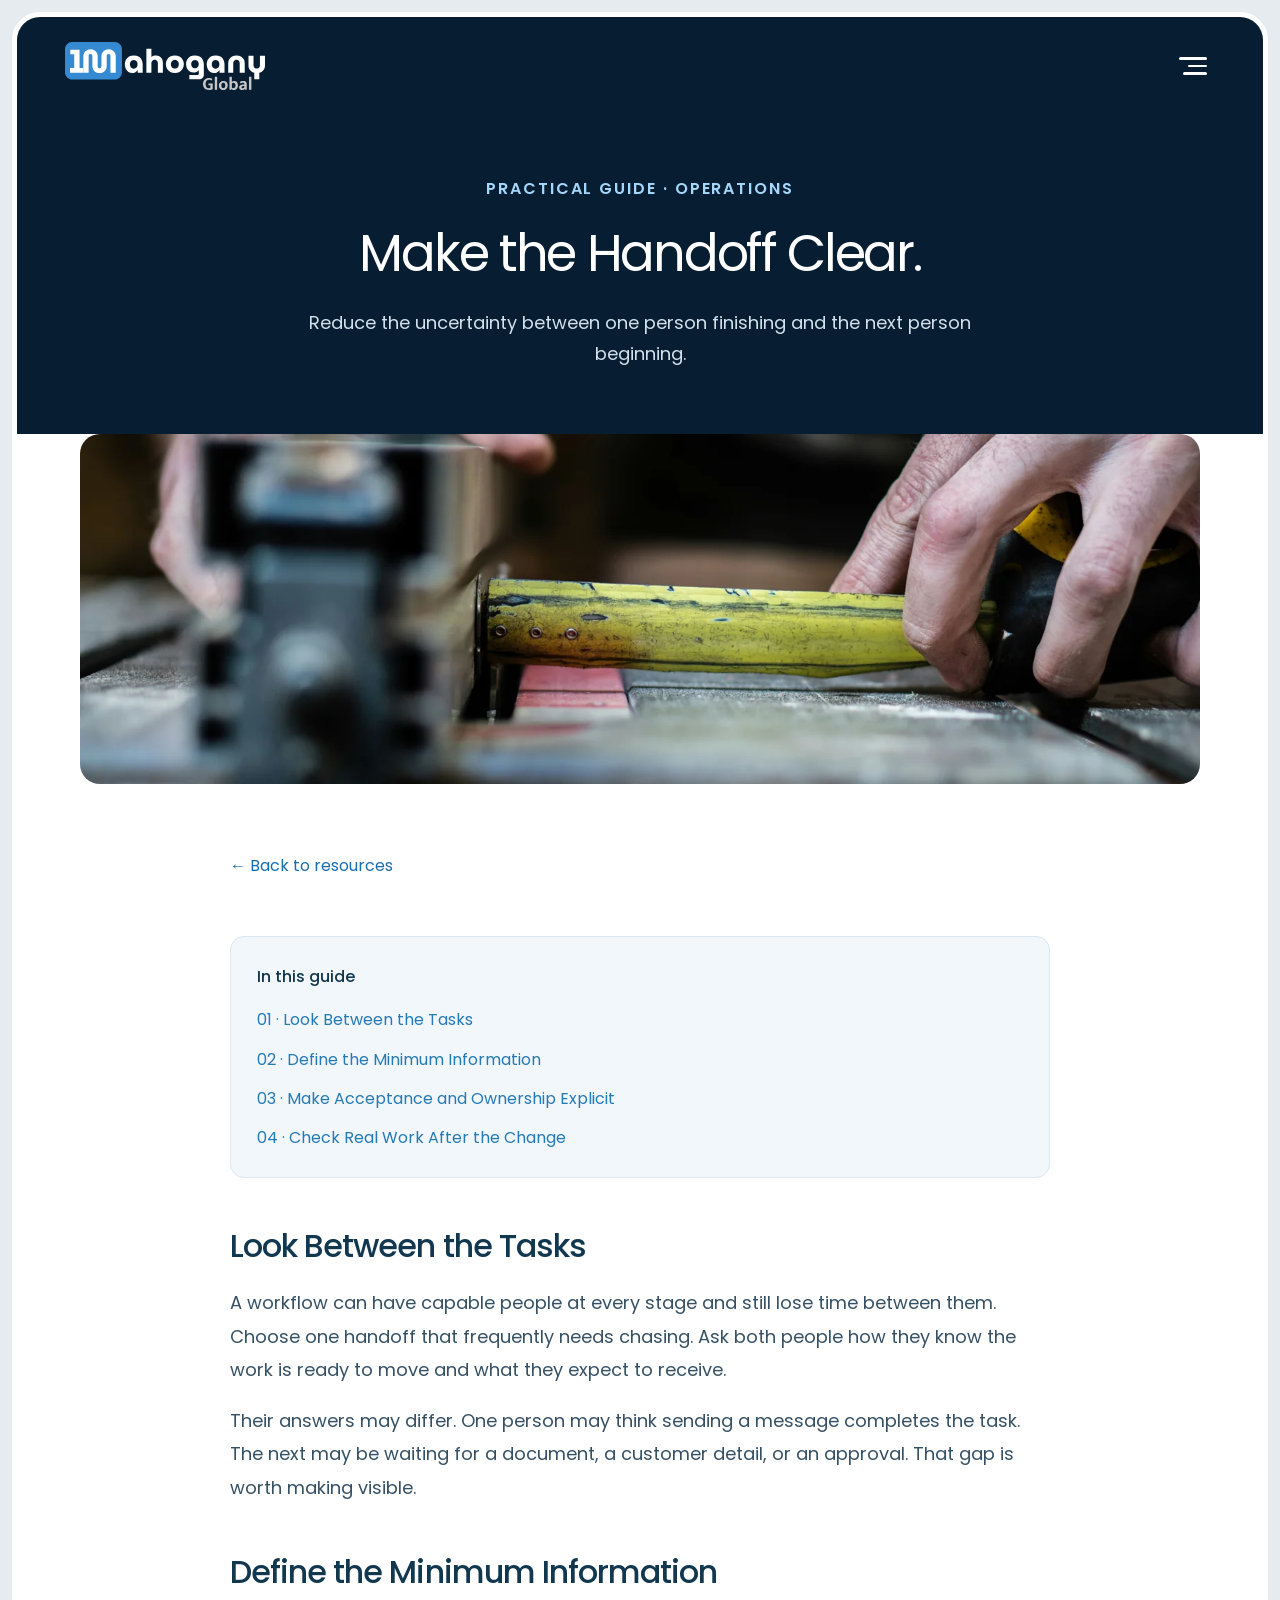
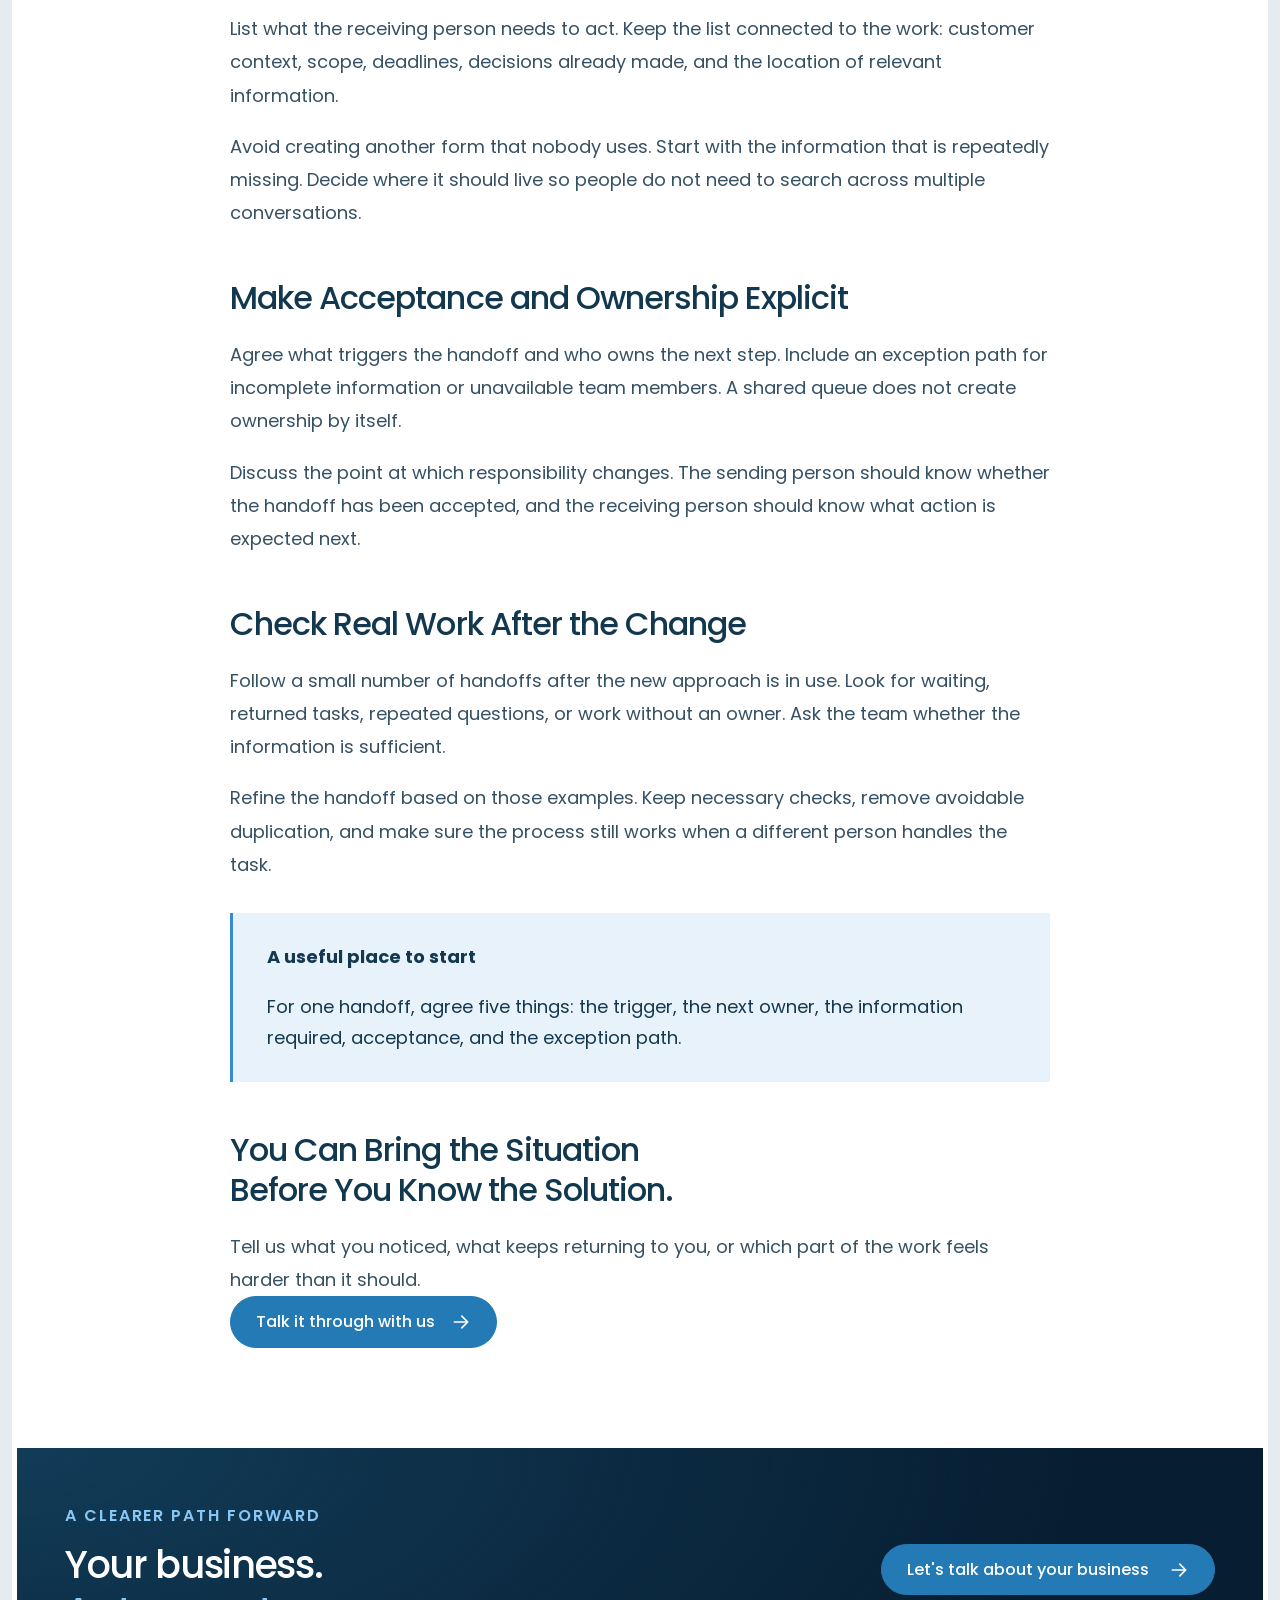
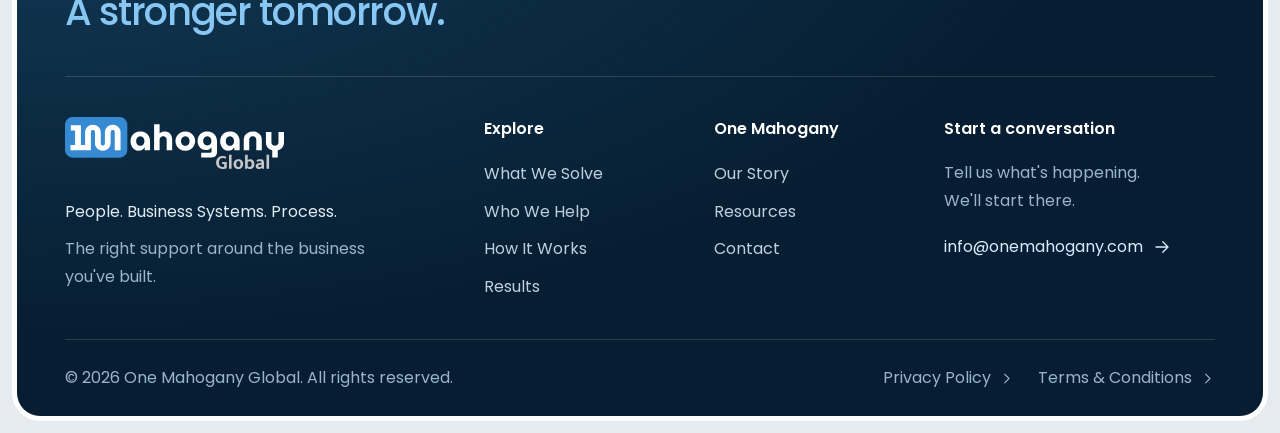
<file: guide-connect-the-handoff.html>
<!doctype html>
<html lang="en"><head><meta charset="utf-8"><meta name="viewport" content="width=device-width,initial-scale=1"><meta name="theme-color" content="#358AD2"><meta name="robots" content="noindex,nofollow"><title>Make the Handoff Clear. — One Mahogany Global</title><meta name="description" content="Reduce the uncertainty between one person finishing and the next person beginning."><link rel="icon" href="favicon.ico?v=20261102a-22ec70d86d65" sizes="any"><link rel="icon" type="image/png" sizes="32x32" href="assets/brand/favicon-32x32.png?v=20261102a-c61fab430d06"><link rel="icon" type="image/png" sizes="16x16" href="assets/brand/favicon-16x16.png?v=20261102a-1eeeab22f7ea"><link rel="icon" type="image/png" sizes="96x96" href="assets/brand/favicon-96x96.png?v=20261102a-48b8cfa2f6a4"><link rel="icon" type="image/svg+xml" href="assets/brand/favicon.svg?v=20261102a-224762e51da7"><link rel="apple-touch-icon" sizes="180x180" href="assets/brand/apple-touch-icon.png?v=20261102a-a03c0e44d3a3"><link rel="manifest" href="site.webmanifest?v=20261102a-9f5b72cb15e7"><link rel="preload" href="assets/fonts/poppins-regular.ttf?v=20261102a-cdedb1729aca" as="font" type="font/ttf" crossorigin><link rel="stylesheet" href="styles.css?v=20261102a-62fc9590e03e"><link rel="stylesheet" href="modern.css?v=20261102a-3c1e15bc5522"><link rel="stylesheet" href="design-system.css?v=20261102a-dadc0b20f99d"><link rel="stylesheet" href="refresh.css?v=20261102a-5893aa2b0cf8"><link rel="stylesheet" href="pages.css?v=20261102a-3a6cf4b7bdec"><script src="header-nav.js?v=20261102a-208bb3a42942" defer></script><script src="site.js?v=20261102a-d7ff24caa701" defer></script></head>
<body class="inner-page"><a class="skip-link" href="#main">Skip to content</a>  <svg class="svg-library" xmlns="http://www.w3.org/2000/svg" aria-hidden="true">
    <symbol id="i-arrow" viewBox="0 0 24 24"><path d="M4 12h15M13 5l7 7-7 7"/></symbol>
    <symbol id="i-phone" viewBox="0 0 24 24"><path d="m5 3 4 1 1 5-3 2a15 15 0 0 0 6 6l2-3 5 1 1 4c0 2-2 3-4 2C9 20 4 15 3 7c-1-2 0-4 2-4Z"/></symbol>
    <symbol id="i-admin" viewBox="0 0 24 24"><path d="M7 3h9l4 4v14H5V3h2Zm8 0v6h5M8 13h8M8 17h6"/></symbol>
    <symbol id="i-leads" viewBox="0 0 24 24"><path d="M4 20v-3a5 5 0 0 1 5-5h3M17 12v8m-4-4 4 4 4-4"/><circle cx="10" cy="6" r="3"/></symbol>
    <symbol id="i-systems" viewBox="0 0 24 24"><rect x="2" y="3" width="8" height="6" rx="1"/><rect x="14" y="15" width="8" height="6" rx="1"/><path d="M6 9v9h8M18 15V6h-8"/></symbol>
    <symbol id="i-owner" viewBox="0 0 24 24"><circle cx="12" cy="6" r="3"/><path d="M5 22v-5a7 7 0 0 1 14 0v5M8 14l4 4 4-4M12 18v4"/></symbol>
    <symbol id="i-more" viewBox="0 0 24 24"><circle cx="4" cy="12" r="1"/><circle cx="12" cy="12" r="1"/><circle cx="20" cy="12" r="1"/></symbol>
    <symbol id="i-clock" viewBox="0 0 24 24"><circle cx="12" cy="12" r="9"/><path d="M12 6v6l4 2"/></symbol>
    <symbol id="i-chat" viewBox="0 0 24 24"><path d="M21 11a9 9 0 0 1-9 9H4l-2 2v-9a9 9 0 1 1 19-2Z"/><path d="M7 9h10M7 13h7"/></symbol>
    <symbol id="i-flow" viewBox="0 0 24 24"><path d="M3 6h14m-4-4 4 4-4 4M21 18H7m4-4-4 4 4 4"/></symbol>
    <symbol id="i-eye" viewBox="0 0 24 24"><path d="M2 12s4-7 10-7 10 7 10 7-4 7-10 7S2 12 2 12Z"/><circle cx="12" cy="12" r="3"/></symbol>
    <symbol id="i-check" viewBox="0 0 24 24"><path d="m5 12 4 4L19 6"/></symbol>
    <symbol id="i-headset" viewBox="0 0 24 24"><path d="M4 14v-3a8 8 0 0 1 16 0v6a4 4 0 0 1-4 4h-3"/><rect x="2" y="11" width="5" height="7" rx="2"/><rect x="17" y="11" width="5" height="7" rx="2"/></symbol>
    <symbol id="i-laptop" viewBox="0 0 24 24"><path d="M4 16V4h16v12M2 16h20l-2 4H4l-2-4Z"/></symbol>
    <symbol id="i-pause" viewBox="0 0 24 24"><path d="M8 5v14M16 5v14"/></symbol>
    <symbol id="i-play" viewBox="0 0 24 24"><path d="m8 5 11 7-11 7V5Z"/></symbol>
    <symbol id="i-volume" viewBox="0 0 24 24"><path d="M3 9v6h4l5 4V5L7 9H3Zm13-1a6 6 0 0 1 0 8m3-11a10 10 0 0 1 0 14"/></symbol>
    <symbol id="i-close" viewBox="0 0 24 24"><path d="m6 6 12 12M6 18 18 6"/></symbol>
    <symbol id="i-users" viewBox="0 0 24 24"><path d="M16 21v-2a4 4 0 0 0-4-4H6a4 4 0 0 0-4 4v2m20 0v-2a4 4 0 0 0-3-3.87M16 3.13a4 4 0 0 1 0 7.75"/><circle cx="9" cy="7" r="4"/></symbol>
    <symbol id="i-mute" viewBox="0 0 24 24"><path d="M3 9v6h4l5 4V5L7 9H3Zm13 0 6 6m0-6-6 6"/></symbol>
    <symbol id="i-chevron-right" viewBox="0 0 24 24"><path d="m9 5 7 7-7 7"/></symbol>
    <symbol id="i-chevron-up" viewBox="0 0 24 24"><path d="m5 15 7-7 7 7"/></symbol>
  </svg>  <header class="site-header" id="site-header">
    <div class="header-inner">
      <a class="brand" href="index.html" aria-label="One Mahogany Global home"><img src="assets/brand/logo-light.svg?v=20261102a-65f7b8a2983a" width="203" height="48" alt="One Mahogany Global"></a>
      <button class="menu-toggle" type="button" aria-expanded="false" aria-controls="mobile-menu"><span></span><span></span><span></span><span class="sr-only">Open navigation</span></button>
      <nav id="main-nav" aria-label="Main navigation"><a class="nav-home-link" href="index.html">Home</a>
        <a href="what-we-solve.html">What We Solve</a><a href="who-we-help.html">Who We Help</a><a href="how-it-works.html">How It Works</a><a href="results.html">Results</a><a href="about.html">About</a><a href="resources.html" aria-current="page">Resources</a>
        <a class="mobile-nav-cta" href="lets-talk.html"><span class="mobile-cta-icon"><svg aria-hidden="true"><use href="#i-chat"/></svg></span><span>Let's talk</span><svg class="mobile-cta-arrow" aria-hidden="true"><use href="#i-arrow"/></svg></a>
      </nav>
      <a class="button button-primary header-cta" href="lets-talk.html">Let's talk <svg><use href="#i-arrow"/></svg></a>
    </div>
  </header><div class="site-frame"><main id="main"><header class="article-header" id="page-top"><div class="container"><p class="eyebrow">Practical guide · Operations</p><h1>Make the Handoff Clear.</h1><p>Reduce the uncertainty between one person finishing and the next person beginning.</p></div></header><div class="container"><figure class="guide-lead-photo"><img src="assets/images/guide-handoff-photo.webp?v=20261102a-66450b785ce0" width="1600" height="1067" loading="lazy" alt="A craftsperson marking a precise measurement before the next step"></figure></div><div class="container"><article class="article-body"><a class="article-back" href="resources.html">← Back to resources</a><nav class="guide-contents" aria-label="In this guide"><strong>In this guide</strong><a href="#guide-step-1">01 · Look Between the Tasks</a><a href="#guide-step-2">02 · Define the Minimum Information</a><a href="#guide-step-3">03 · Make Acceptance and Ownership Explicit</a><a href="#guide-step-4">04 · Check Real Work After the Change</a></nav><h2 id="guide-step-1">Look Between the Tasks</h2><p>A workflow can have capable people at every stage and still lose time between them. Choose one handoff that frequently needs chasing. Ask both people how they know the work is ready to move and what they expect to receive.</p><p>Their answers may differ. One person may think sending a message completes the task. The next may be waiting for a document, a customer detail, or an approval. That gap is worth making visible.</p><h2 id="guide-step-2">Define the Minimum Information</h2><p>List what the receiving person needs to act. Keep the list connected to the work: customer context, scope, deadlines, decisions already made, and the location of relevant information.</p><p>Avoid creating another form that nobody uses. Start with the information that is repeatedly missing. Decide where it should live so people do not need to search across multiple conversations.</p><h2 id="guide-step-3">Make Acceptance and Ownership Explicit</h2><p>Agree what triggers the handoff and who owns the next step. Include an exception path for incomplete information or unavailable team members. A shared queue does not create ownership by itself.</p><p>Discuss the point at which responsibility changes. The sending person should know whether the handoff has been accepted, and the receiving person should know what action is expected next.</p><h2 id="guide-step-4">Check Real Work After the Change</h2><p>Follow a small number of handoffs after the new approach is in use. Look for waiting, returned tasks, repeated questions, or work without an owner. Ask the team whether the information is sufficient.</p><p>Refine the handoff based on those examples. Keep necessary checks, remove avoidable duplication, and make sure the process still works when a different person handles the task.</p><aside class="editorial-note"><strong>A useful place to start</strong><p>For one handoff, agree five things: the trigger, the next owner, the information required, acceptance, and the exception path.</p></aside><h2>You Can Bring the Situation Before You Know the Solution.</h2><p>Tell us what you noticed, what keeps returning to you, or which part of the work feels harder than it should.</p><a class="button button-primary" href="lets-talk.html">Talk it through with us <svg aria-hidden="true"><use href="#i-arrow"/></svg></a></article></div></main>  <footer class="site-footer">
    <div class="container">
      <div class="footer-invitation">
        <div><p class="eyebrow">A clearer path forward</p><h2>Your business.<br><span>A stronger tomorrow.</span></h2></div>
        <a class="button button-primary" href="lets-talk.html">Let's talk about your business <svg aria-hidden="true"><use href="#i-arrow"/></svg></a>
      </div>
      <div class="footer-main">
        <div class="footer-identity">
          <a class="brand" href="index.html" aria-label="One Mahogany Global home"><img src="assets/brand/logo-light.svg?v=20261102a-65f7b8a2983a" width="203" height="48" loading="lazy" alt="One Mahogany Global"></a>
          <p class="footer-brand-line">People. Business Systems. Process.</p>
          <p class="footer-note">The right support around the business you've built.</p>
        </div>
        <nav class="footer-link-group" aria-label="Explore One Mahogany"><h3>Explore</h3><a href="what-we-solve.html">What We Solve</a><a href="who-we-help.html">Who We Help</a><a href="how-it-works.html">How It Works</a><a href="results.html">Results</a></nav>
        <nav class="footer-link-group" aria-label="About One Mahogany"><h3>One Mahogany</h3><a href="about.html">Our Story</a><a href="resources.html">Resources</a><a href="lets-talk.html">Contact</a></nav>
        <div class="footer-contact"><h3>Start a conversation</h3><p>Tell us what's happening.<br>We'll start there.</p><a class="footer-email" href="mailto:info@onemahogany.com">info@onemahogany.com <svg aria-hidden="true"><use href="#i-arrow"/></svg></a></div>
      </div>
      <div class="footer-bottom">
        <p>© <span id="copyright-year">2026</span> One Mahogany Global. All rights reserved.</p>
        <div class="footer-legal"><a href="https://onemahogany.com/privacy-policy/" target="_blank" rel="noopener noreferrer">Privacy Policy <svg aria-hidden="true"><use href="#i-chevron-right"/></svg></a><a href="https://onemahogany.com/terms-and-conditions/" target="_blank" rel="noopener noreferrer">Terms &amp; Conditions <svg aria-hidden="true"><use href="#i-chevron-right"/></svg></a></div>
      </div>
    </div>
  </footer></div><noscript><p class="noscript-note">Email <a href="mailto:info@onemahogany.com">info@onemahogany.com</a> to start a conversation. Resource filters and email draft preparation require JavaScript.</p></noscript></body></html>
</file>
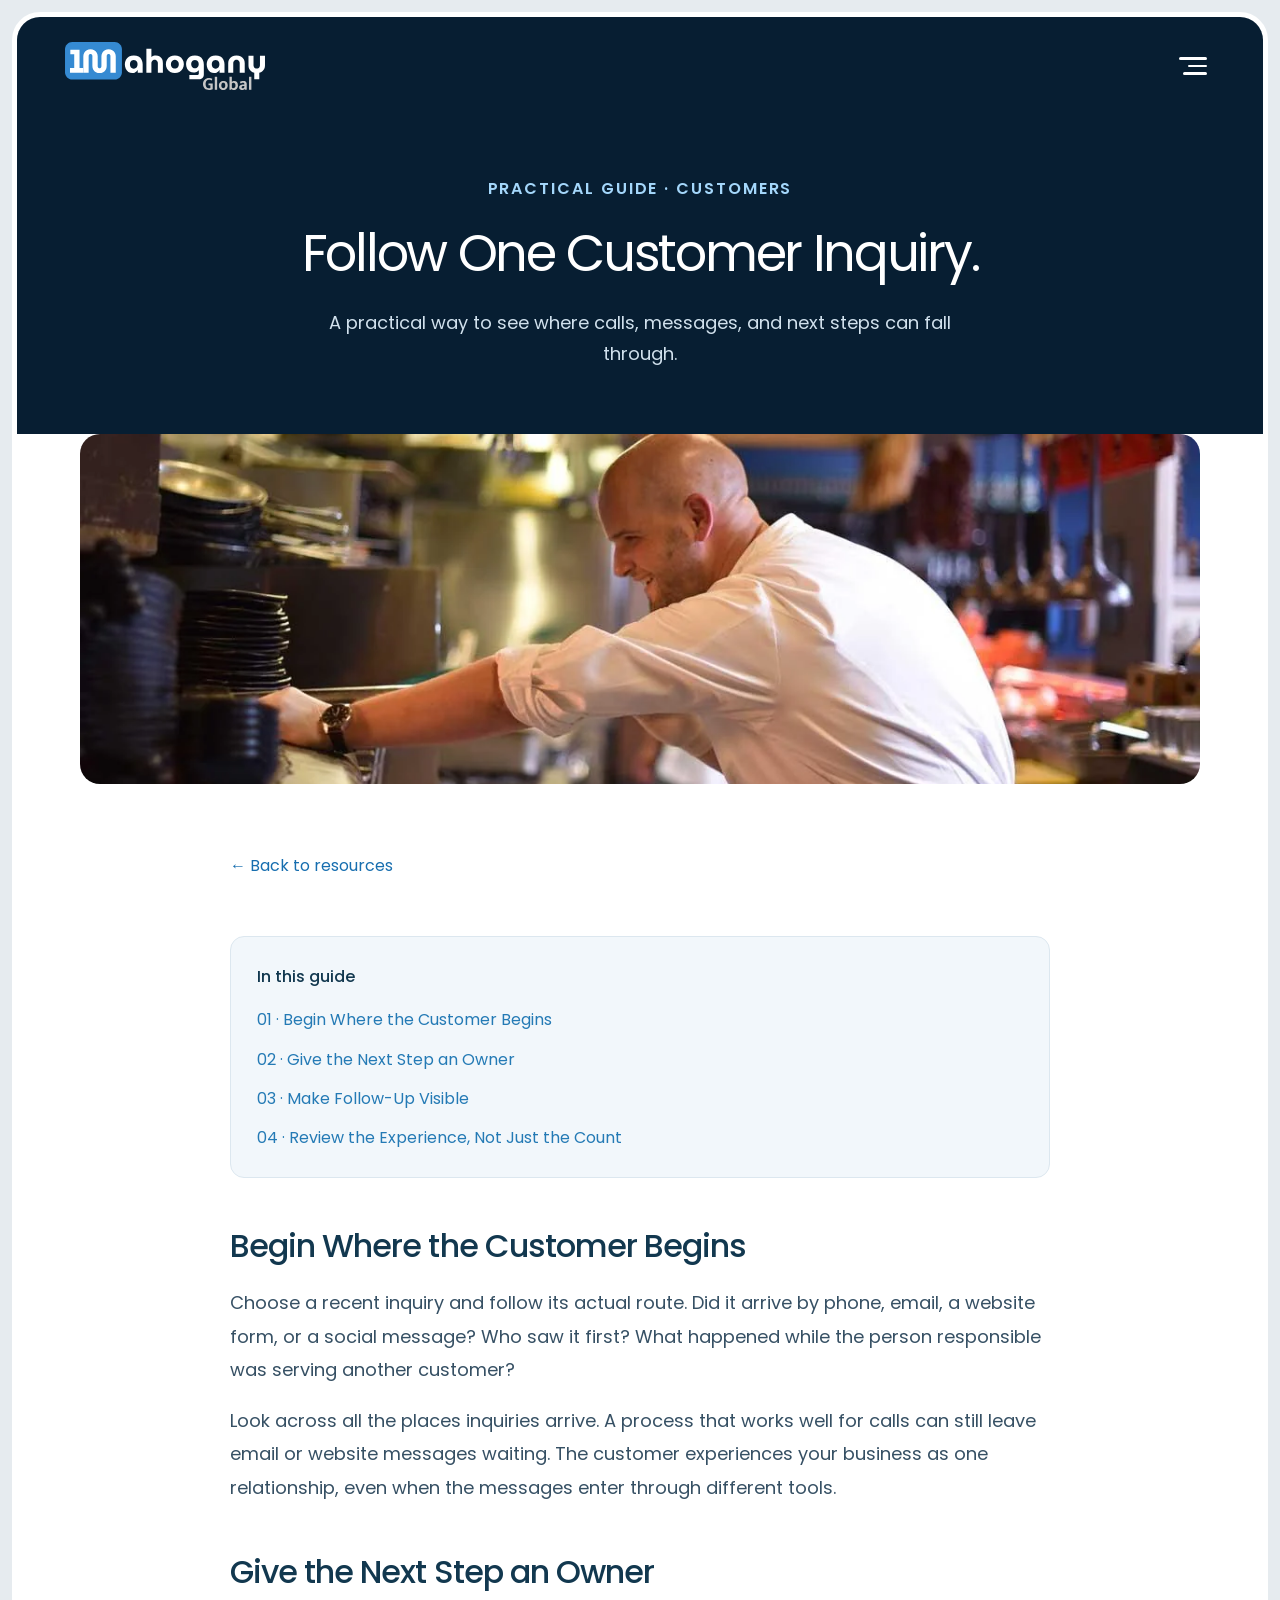
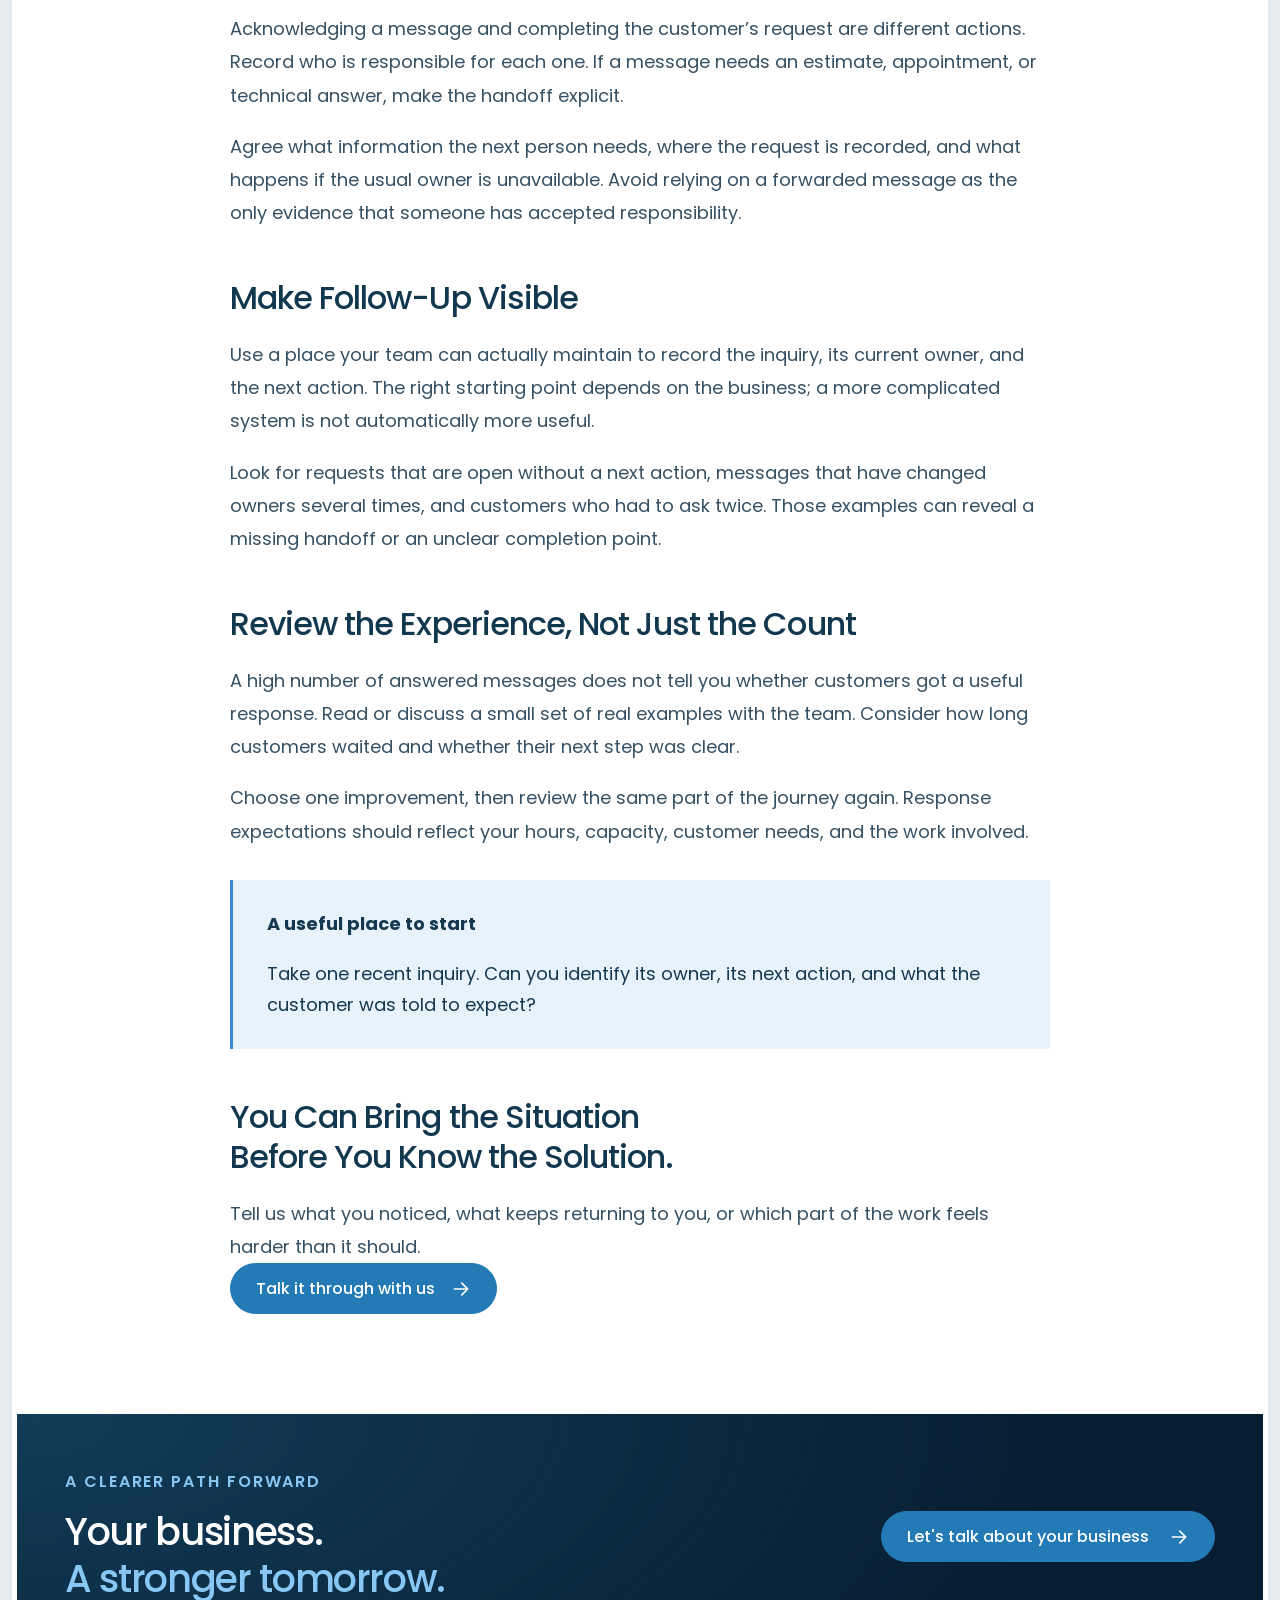
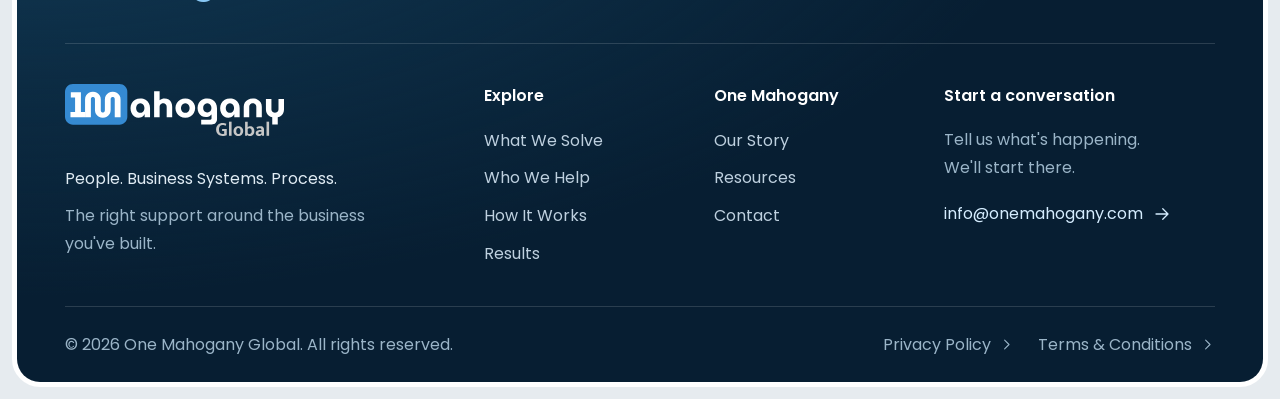
<file: guide-customer-inquiry.html>
<!doctype html>
<html lang="en"><head><meta charset="utf-8"><meta name="viewport" content="width=device-width,initial-scale=1"><meta name="theme-color" content="#358AD2"><meta name="robots" content="noindex,nofollow"><title>Follow One Customer Inquiry. — One Mahogany Global</title><meta name="description" content="A practical way to see where calls, messages, and next steps can fall through."><link rel="icon" href="favicon.ico?v=20261102a-22ec70d86d65" sizes="any"><link rel="icon" type="image/png" sizes="32x32" href="assets/brand/favicon-32x32.png?v=20261102a-c61fab430d06"><link rel="icon" type="image/png" sizes="16x16" href="assets/brand/favicon-16x16.png?v=20261102a-1eeeab22f7ea"><link rel="icon" type="image/png" sizes="96x96" href="assets/brand/favicon-96x96.png?v=20261102a-48b8cfa2f6a4"><link rel="icon" type="image/svg+xml" href="assets/brand/favicon.svg?v=20261102a-224762e51da7"><link rel="apple-touch-icon" sizes="180x180" href="assets/brand/apple-touch-icon.png?v=20261102a-a03c0e44d3a3"><link rel="manifest" href="site.webmanifest?v=20261102a-9f5b72cb15e7"><link rel="preload" href="assets/fonts/poppins-regular.ttf?v=20261102a-cdedb1729aca" as="font" type="font/ttf" crossorigin><link rel="stylesheet" href="styles.css?v=20261102a-62fc9590e03e"><link rel="stylesheet" href="modern.css?v=20261102a-3c1e15bc5522"><link rel="stylesheet" href="design-system.css?v=20261102a-dadc0b20f99d"><link rel="stylesheet" href="refresh.css?v=20261102a-5893aa2b0cf8"><link rel="stylesheet" href="pages.css?v=20261102a-3a6cf4b7bdec"><script src="header-nav.js?v=20261102a-208bb3a42942" defer></script><script src="site.js?v=20261102a-d7ff24caa701" defer></script></head>
<body class="inner-page"><a class="skip-link" href="#main">Skip to content</a>  <svg class="svg-library" xmlns="http://www.w3.org/2000/svg" aria-hidden="true">
    <symbol id="i-arrow" viewBox="0 0 24 24"><path d="M4 12h15M13 5l7 7-7 7"/></symbol>
    <symbol id="i-phone" viewBox="0 0 24 24"><path d="m5 3 4 1 1 5-3 2a15 15 0 0 0 6 6l2-3 5 1 1 4c0 2-2 3-4 2C9 20 4 15 3 7c-1-2 0-4 2-4Z"/></symbol>
    <symbol id="i-admin" viewBox="0 0 24 24"><path d="M7 3h9l4 4v14H5V3h2Zm8 0v6h5M8 13h8M8 17h6"/></symbol>
    <symbol id="i-leads" viewBox="0 0 24 24"><path d="M4 20v-3a5 5 0 0 1 5-5h3M17 12v8m-4-4 4 4 4-4"/><circle cx="10" cy="6" r="3"/></symbol>
    <symbol id="i-systems" viewBox="0 0 24 24"><rect x="2" y="3" width="8" height="6" rx="1"/><rect x="14" y="15" width="8" height="6" rx="1"/><path d="M6 9v9h8M18 15V6h-8"/></symbol>
    <symbol id="i-owner" viewBox="0 0 24 24"><circle cx="12" cy="6" r="3"/><path d="M5 22v-5a7 7 0 0 1 14 0v5M8 14l4 4 4-4M12 18v4"/></symbol>
    <symbol id="i-more" viewBox="0 0 24 24"><circle cx="4" cy="12" r="1"/><circle cx="12" cy="12" r="1"/><circle cx="20" cy="12" r="1"/></symbol>
    <symbol id="i-clock" viewBox="0 0 24 24"><circle cx="12" cy="12" r="9"/><path d="M12 6v6l4 2"/></symbol>
    <symbol id="i-chat" viewBox="0 0 24 24"><path d="M21 11a9 9 0 0 1-9 9H4l-2 2v-9a9 9 0 1 1 19-2Z"/><path d="M7 9h10M7 13h7"/></symbol>
    <symbol id="i-flow" viewBox="0 0 24 24"><path d="M3 6h14m-4-4 4 4-4 4M21 18H7m4-4-4 4 4 4"/></symbol>
    <symbol id="i-eye" viewBox="0 0 24 24"><path d="M2 12s4-7 10-7 10 7 10 7-4 7-10 7S2 12 2 12Z"/><circle cx="12" cy="12" r="3"/></symbol>
    <symbol id="i-check" viewBox="0 0 24 24"><path d="m5 12 4 4L19 6"/></symbol>
    <symbol id="i-headset" viewBox="0 0 24 24"><path d="M4 14v-3a8 8 0 0 1 16 0v6a4 4 0 0 1-4 4h-3"/><rect x="2" y="11" width="5" height="7" rx="2"/><rect x="17" y="11" width="5" height="7" rx="2"/></symbol>
    <symbol id="i-laptop" viewBox="0 0 24 24"><path d="M4 16V4h16v12M2 16h20l-2 4H4l-2-4Z"/></symbol>
    <symbol id="i-pause" viewBox="0 0 24 24"><path d="M8 5v14M16 5v14"/></symbol>
    <symbol id="i-play" viewBox="0 0 24 24"><path d="m8 5 11 7-11 7V5Z"/></symbol>
    <symbol id="i-volume" viewBox="0 0 24 24"><path d="M3 9v6h4l5 4V5L7 9H3Zm13-1a6 6 0 0 1 0 8m3-11a10 10 0 0 1 0 14"/></symbol>
    <symbol id="i-close" viewBox="0 0 24 24"><path d="m6 6 12 12M6 18 18 6"/></symbol>
    <symbol id="i-users" viewBox="0 0 24 24"><path d="M16 21v-2a4 4 0 0 0-4-4H6a4 4 0 0 0-4 4v2m20 0v-2a4 4 0 0 0-3-3.87M16 3.13a4 4 0 0 1 0 7.75"/><circle cx="9" cy="7" r="4"/></symbol>
    <symbol id="i-mute" viewBox="0 0 24 24"><path d="M3 9v6h4l5 4V5L7 9H3Zm13 0 6 6m0-6-6 6"/></symbol>
    <symbol id="i-chevron-right" viewBox="0 0 24 24"><path d="m9 5 7 7-7 7"/></symbol>
    <symbol id="i-chevron-up" viewBox="0 0 24 24"><path d="m5 15 7-7 7 7"/></symbol>
  </svg>  <header class="site-header" id="site-header">
    <div class="header-inner">
      <a class="brand" href="index.html" aria-label="One Mahogany Global home"><img src="assets/brand/logo-light.svg?v=20261102a-65f7b8a2983a" width="203" height="48" alt="One Mahogany Global"></a>
      <button class="menu-toggle" type="button" aria-expanded="false" aria-controls="mobile-menu"><span></span><span></span><span></span><span class="sr-only">Open navigation</span></button>
      <nav id="main-nav" aria-label="Main navigation"><a class="nav-home-link" href="index.html">Home</a>
        <a href="what-we-solve.html">What We Solve</a><a href="who-we-help.html">Who We Help</a><a href="how-it-works.html">How It Works</a><a href="results.html">Results</a><a href="about.html">About</a><a href="resources.html" aria-current="page">Resources</a>
        <a class="mobile-nav-cta" href="lets-talk.html"><span class="mobile-cta-icon"><svg aria-hidden="true"><use href="#i-chat"/></svg></span><span>Let's talk</span><svg class="mobile-cta-arrow" aria-hidden="true"><use href="#i-arrow"/></svg></a>
      </nav>
      <a class="button button-primary header-cta" href="lets-talk.html">Let's talk <svg><use href="#i-arrow"/></svg></a>
    </div>
  </header><div class="site-frame"><main id="main"><header class="article-header" id="page-top"><div class="container"><p class="eyebrow">Practical guide · Customers</p><h1>Follow One Customer Inquiry.</h1><p>A practical way to see where calls, messages, and next steps can fall through.</p></div></header><div class="container"><figure class="guide-lead-photo"><img src="assets/images/guide-inquiry-photo.webp?v=20261102a-bc72fd7beff2" width="1600" height="1067" loading="lazy" alt="A café owner preparing a customer order"></figure></div><div class="container"><article class="article-body"><a class="article-back" href="resources.html">← Back to resources</a><nav class="guide-contents" aria-label="In this guide"><strong>In this guide</strong><a href="#guide-step-1">01 · Begin Where the Customer Begins</a><a href="#guide-step-2">02 · Give the Next Step an Owner</a><a href="#guide-step-3">03 · Make Follow-Up Visible</a><a href="#guide-step-4">04 · Review the Experience, Not Just the Count</a></nav><h2 id="guide-step-1">Begin Where the Customer Begins</h2><p>Choose a recent inquiry and follow its actual route. Did it arrive by phone, email, a website form, or a social message? Who saw it first? What happened while the person responsible was serving another customer?</p><p>Look across all the places inquiries arrive. A process that works well for calls can still leave email or website messages waiting. The customer experiences your business as one relationship, even when the messages enter through different tools.</p><h2 id="guide-step-2">Give the Next Step an Owner</h2><p>Acknowledging a message and completing the customer’s request are different actions. Record who is responsible for each one. If a message needs an estimate, appointment, or technical answer, make the handoff explicit.</p><p>Agree what information the next person needs, where the request is recorded, and what happens if the usual owner is unavailable. Avoid relying on a forwarded message as the only evidence that someone has accepted responsibility.</p><h2 id="guide-step-3">Make Follow-Up Visible</h2><p>Use a place your team can actually maintain to record the inquiry, its current owner, and the next action. The right starting point depends on the business; a more complicated system is not automatically more useful.</p><p>Look for requests that are open without a next action, messages that have changed owners several times, and customers who had to ask twice. Those examples can reveal a missing handoff or an unclear completion point.</p><h2 id="guide-step-4">Review the Experience, Not Just the Count</h2><p>A high number of answered messages does not tell you whether customers got a useful response. Read or discuss a small set of real examples with the team. Consider how long customers waited and whether their next step was clear.</p><p>Choose one improvement, then review the same part of the journey again. Response expectations should reflect your hours, capacity, customer needs, and the work involved.</p><aside class="editorial-note"><strong>A useful place to start</strong><p>Take one recent inquiry. Can you identify its owner, its next action, and what the customer was told to expect?</p></aside><h2>You Can Bring the Situation Before You Know the Solution.</h2><p>Tell us what you noticed, what keeps returning to you, or which part of the work feels harder than it should.</p><a class="button button-primary" href="lets-talk.html">Talk it through with us <svg aria-hidden="true"><use href="#i-arrow"/></svg></a></article></div></main>  <footer class="site-footer">
    <div class="container">
      <div class="footer-invitation">
        <div><p class="eyebrow">A clearer path forward</p><h2>Your business.<br><span>A stronger tomorrow.</span></h2></div>
        <a class="button button-primary" href="lets-talk.html">Let's talk about your business <svg aria-hidden="true"><use href="#i-arrow"/></svg></a>
      </div>
      <div class="footer-main">
        <div class="footer-identity">
          <a class="brand" href="index.html" aria-label="One Mahogany Global home"><img src="assets/brand/logo-light.svg?v=20261102a-65f7b8a2983a" width="203" height="48" loading="lazy" alt="One Mahogany Global"></a>
          <p class="footer-brand-line">People. Business Systems. Process.</p>
          <p class="footer-note">The right support around the business you've built.</p>
        </div>
        <nav class="footer-link-group" aria-label="Explore One Mahogany"><h3>Explore</h3><a href="what-we-solve.html">What We Solve</a><a href="who-we-help.html">Who We Help</a><a href="how-it-works.html">How It Works</a><a href="results.html">Results</a></nav>
        <nav class="footer-link-group" aria-label="About One Mahogany"><h3>One Mahogany</h3><a href="about.html">Our Story</a><a href="resources.html">Resources</a><a href="lets-talk.html">Contact</a></nav>
        <div class="footer-contact"><h3>Start a conversation</h3><p>Tell us what's happening.<br>We'll start there.</p><a class="footer-email" href="mailto:info@onemahogany.com">info@onemahogany.com <svg aria-hidden="true"><use href="#i-arrow"/></svg></a></div>
      </div>
      <div class="footer-bottom">
        <p>© <span id="copyright-year">2026</span> One Mahogany Global. All rights reserved.</p>
        <div class="footer-legal"><a href="https://onemahogany.com/privacy-policy/" target="_blank" rel="noopener noreferrer">Privacy Policy <svg aria-hidden="true"><use href="#i-chevron-right"/></svg></a><a href="https://onemahogany.com/terms-and-conditions/" target="_blank" rel="noopener noreferrer">Terms &amp; Conditions <svg aria-hidden="true"><use href="#i-chevron-right"/></svg></a></div>
      </div>
    </div>
  </footer></div><noscript><p class="noscript-note">Email <a href="mailto:info@onemahogany.com">info@onemahogany.com</a> to start a conversation. Resource filters and email draft preparation require JavaScript.</p></noscript></body></html>
</file>
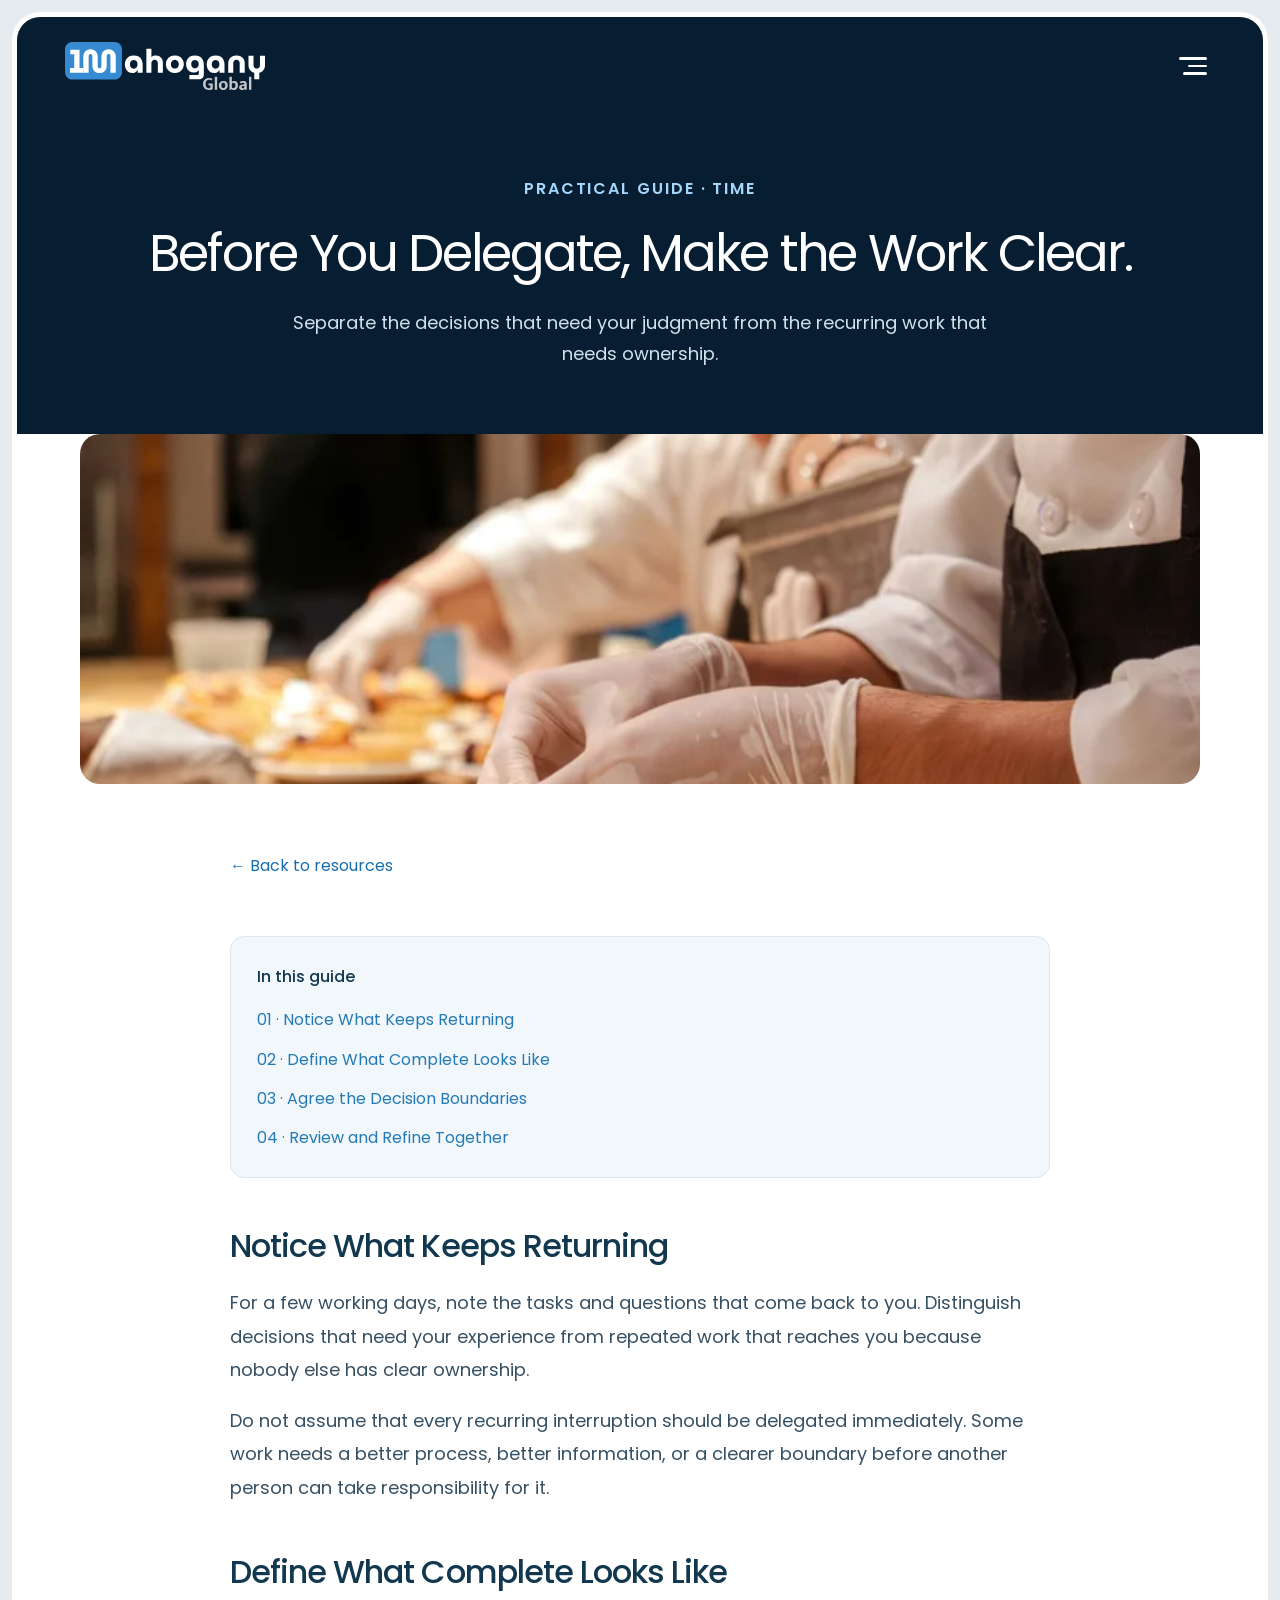
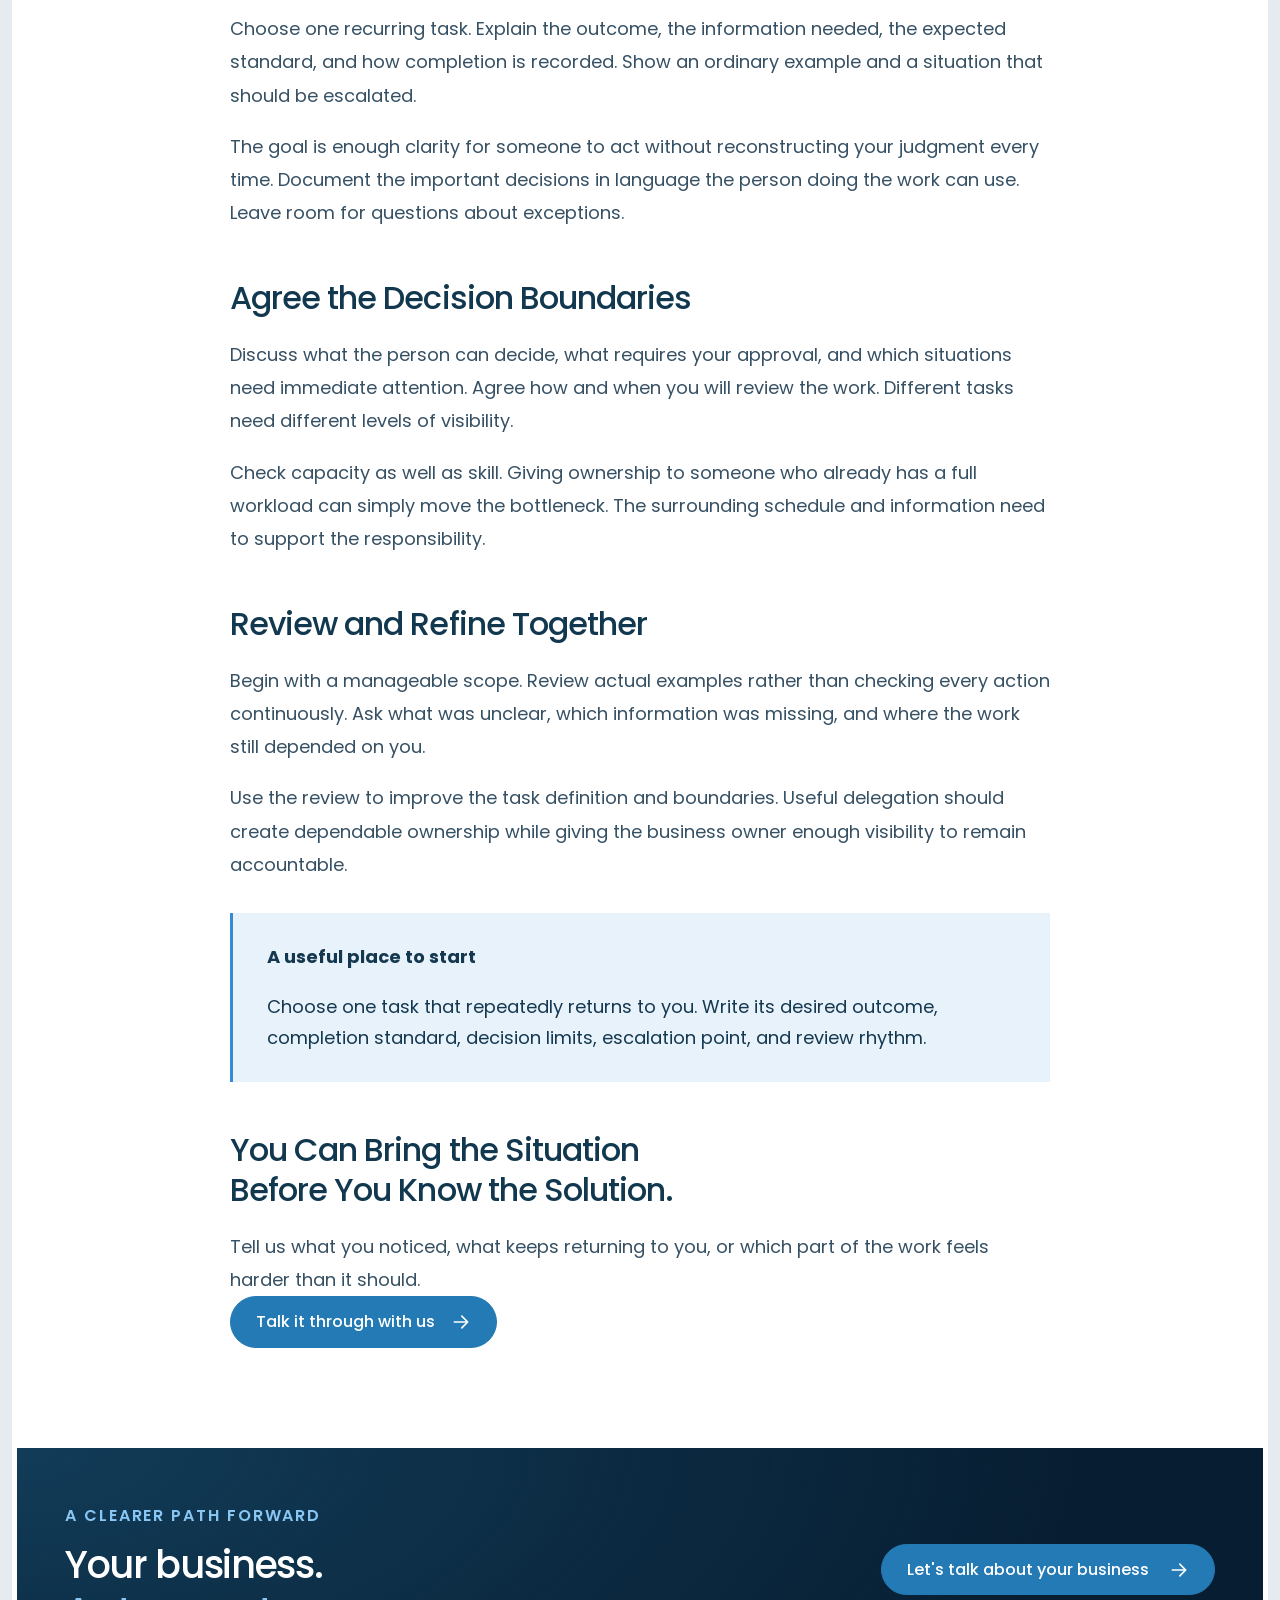
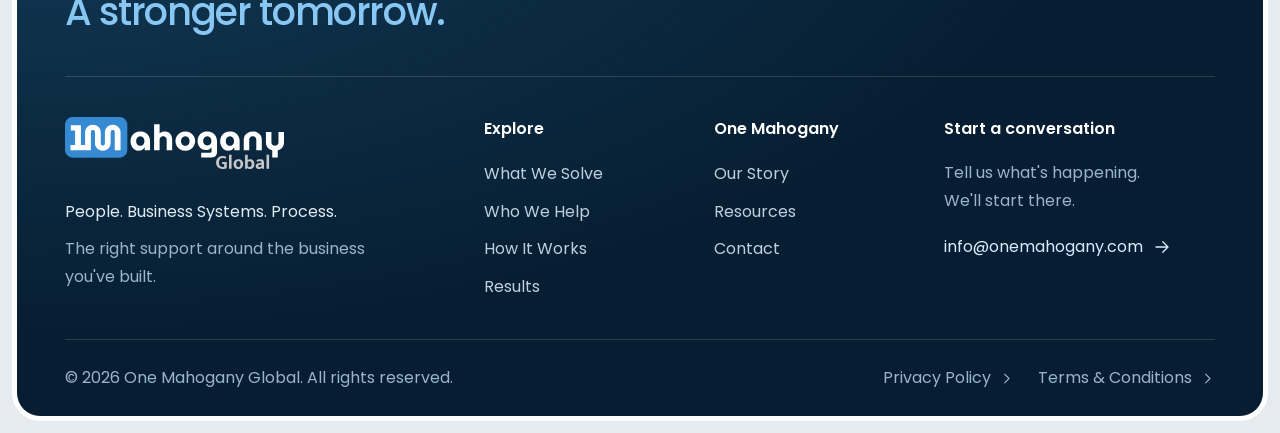
<file: guide-delegate-with-clarity.html>
<!doctype html>
<html lang="en"><head><meta charset="utf-8"><meta name="viewport" content="width=device-width,initial-scale=1"><meta name="theme-color" content="#358AD2"><meta name="robots" content="noindex,nofollow"><title>Before You Delegate, Make the Work Clear. — One Mahogany Global</title><meta name="description" content="Separate the decisions that need your judgment from the recurring work that needs ownership."><link rel="icon" href="favicon.ico?v=20261102a-22ec70d86d65" sizes="any"><link rel="icon" type="image/png" sizes="32x32" href="assets/brand/favicon-32x32.png?v=20261102a-c61fab430d06"><link rel="icon" type="image/png" sizes="16x16" href="assets/brand/favicon-16x16.png?v=20261102a-1eeeab22f7ea"><link rel="icon" type="image/png" sizes="96x96" href="assets/brand/favicon-96x96.png?v=20261102a-48b8cfa2f6a4"><link rel="icon" type="image/svg+xml" href="assets/brand/favicon.svg?v=20261102a-224762e51da7"><link rel="apple-touch-icon" sizes="180x180" href="assets/brand/apple-touch-icon.png?v=20261102a-a03c0e44d3a3"><link rel="manifest" href="site.webmanifest?v=20261102a-9f5b72cb15e7"><link rel="preload" href="assets/fonts/poppins-regular.ttf?v=20261102a-cdedb1729aca" as="font" type="font/ttf" crossorigin><link rel="stylesheet" href="styles.css?v=20261102a-62fc9590e03e"><link rel="stylesheet" href="modern.css?v=20261102a-3c1e15bc5522"><link rel="stylesheet" href="design-system.css?v=20261102a-dadc0b20f99d"><link rel="stylesheet" href="refresh.css?v=20261102a-5893aa2b0cf8"><link rel="stylesheet" href="pages.css?v=20261102a-3a6cf4b7bdec"><script src="header-nav.js?v=20261102a-208bb3a42942" defer></script><script src="site.js?v=20261102a-d7ff24caa701" defer></script></head>
<body class="inner-page"><a class="skip-link" href="#main">Skip to content</a>  <svg class="svg-library" xmlns="http://www.w3.org/2000/svg" aria-hidden="true">
    <symbol id="i-arrow" viewBox="0 0 24 24"><path d="M4 12h15M13 5l7 7-7 7"/></symbol>
    <symbol id="i-phone" viewBox="0 0 24 24"><path d="m5 3 4 1 1 5-3 2a15 15 0 0 0 6 6l2-3 5 1 1 4c0 2-2 3-4 2C9 20 4 15 3 7c-1-2 0-4 2-4Z"/></symbol>
    <symbol id="i-admin" viewBox="0 0 24 24"><path d="M7 3h9l4 4v14H5V3h2Zm8 0v6h5M8 13h8M8 17h6"/></symbol>
    <symbol id="i-leads" viewBox="0 0 24 24"><path d="M4 20v-3a5 5 0 0 1 5-5h3M17 12v8m-4-4 4 4 4-4"/><circle cx="10" cy="6" r="3"/></symbol>
    <symbol id="i-systems" viewBox="0 0 24 24"><rect x="2" y="3" width="8" height="6" rx="1"/><rect x="14" y="15" width="8" height="6" rx="1"/><path d="M6 9v9h8M18 15V6h-8"/></symbol>
    <symbol id="i-owner" viewBox="0 0 24 24"><circle cx="12" cy="6" r="3"/><path d="M5 22v-5a7 7 0 0 1 14 0v5M8 14l4 4 4-4M12 18v4"/></symbol>
    <symbol id="i-more" viewBox="0 0 24 24"><circle cx="4" cy="12" r="1"/><circle cx="12" cy="12" r="1"/><circle cx="20" cy="12" r="1"/></symbol>
    <symbol id="i-clock" viewBox="0 0 24 24"><circle cx="12" cy="12" r="9"/><path d="M12 6v6l4 2"/></symbol>
    <symbol id="i-chat" viewBox="0 0 24 24"><path d="M21 11a9 9 0 0 1-9 9H4l-2 2v-9a9 9 0 1 1 19-2Z"/><path d="M7 9h10M7 13h7"/></symbol>
    <symbol id="i-flow" viewBox="0 0 24 24"><path d="M3 6h14m-4-4 4 4-4 4M21 18H7m4-4-4 4 4 4"/></symbol>
    <symbol id="i-eye" viewBox="0 0 24 24"><path d="M2 12s4-7 10-7 10 7 10 7-4 7-10 7S2 12 2 12Z"/><circle cx="12" cy="12" r="3"/></symbol>
    <symbol id="i-check" viewBox="0 0 24 24"><path d="m5 12 4 4L19 6"/></symbol>
    <symbol id="i-headset" viewBox="0 0 24 24"><path d="M4 14v-3a8 8 0 0 1 16 0v6a4 4 0 0 1-4 4h-3"/><rect x="2" y="11" width="5" height="7" rx="2"/><rect x="17" y="11" width="5" height="7" rx="2"/></symbol>
    <symbol id="i-laptop" viewBox="0 0 24 24"><path d="M4 16V4h16v12M2 16h20l-2 4H4l-2-4Z"/></symbol>
    <symbol id="i-pause" viewBox="0 0 24 24"><path d="M8 5v14M16 5v14"/></symbol>
    <symbol id="i-play" viewBox="0 0 24 24"><path d="m8 5 11 7-11 7V5Z"/></symbol>
    <symbol id="i-volume" viewBox="0 0 24 24"><path d="M3 9v6h4l5 4V5L7 9H3Zm13-1a6 6 0 0 1 0 8m3-11a10 10 0 0 1 0 14"/></symbol>
    <symbol id="i-close" viewBox="0 0 24 24"><path d="m6 6 12 12M6 18 18 6"/></symbol>
    <symbol id="i-users" viewBox="0 0 24 24"><path d="M16 21v-2a4 4 0 0 0-4-4H6a4 4 0 0 0-4 4v2m20 0v-2a4 4 0 0 0-3-3.87M16 3.13a4 4 0 0 1 0 7.75"/><circle cx="9" cy="7" r="4"/></symbol>
    <symbol id="i-mute" viewBox="0 0 24 24"><path d="M3 9v6h4l5 4V5L7 9H3Zm13 0 6 6m0-6-6 6"/></symbol>
    <symbol id="i-chevron-right" viewBox="0 0 24 24"><path d="m9 5 7 7-7 7"/></symbol>
    <symbol id="i-chevron-up" viewBox="0 0 24 24"><path d="m5 15 7-7 7 7"/></symbol>
  </svg>  <header class="site-header" id="site-header">
    <div class="header-inner">
      <a class="brand" href="index.html" aria-label="One Mahogany Global home"><img src="assets/brand/logo-light.svg?v=20261102a-65f7b8a2983a" width="203" height="48" alt="One Mahogany Global"></a>
      <button class="menu-toggle" type="button" aria-expanded="false" aria-controls="mobile-menu"><span></span><span></span><span></span><span class="sr-only">Open navigation</span></button>
      <nav id="main-nav" aria-label="Main navigation"><a class="nav-home-link" href="index.html">Home</a>
        <a href="what-we-solve.html">What We Solve</a><a href="who-we-help.html">Who We Help</a><a href="how-it-works.html">How It Works</a><a href="results.html">Results</a><a href="about.html">About</a><a href="resources.html" aria-current="page">Resources</a>
        <a class="mobile-nav-cta" href="lets-talk.html"><span class="mobile-cta-icon"><svg aria-hidden="true"><use href="#i-chat"/></svg></span><span>Let's talk</span><svg class="mobile-cta-arrow" aria-hidden="true"><use href="#i-arrow"/></svg></a>
      </nav>
      <a class="button button-primary header-cta" href="lets-talk.html">Let's talk <svg><use href="#i-arrow"/></svg></a>
    </div>
  </header><div class="site-frame"><main id="main"><header class="article-header" id="page-top"><div class="container"><p class="eyebrow">Practical guide · Time</p><h1>Before You Delegate, Make the Work Clear.</h1><p>Separate the decisions that need your judgment from the recurring work that needs ownership.</p></div></header><div class="container"><figure class="guide-lead-photo"><img src="assets/images/guide-delegation-photo.webp?v=20261102a-c494e2c6c5bc" width="1600" height="1067" loading="lazy" alt="A kitchen team preparing food together"></figure></div><div class="container"><article class="article-body"><a class="article-back" href="resources.html">← Back to resources</a><nav class="guide-contents" aria-label="In this guide"><strong>In this guide</strong><a href="#guide-step-1">01 · Notice What Keeps Returning</a><a href="#guide-step-2">02 · Define What Complete Looks Like</a><a href="#guide-step-3">03 · Agree the Decision Boundaries</a><a href="#guide-step-4">04 · Review and Refine Together</a></nav><h2 id="guide-step-1">Notice What Keeps Returning</h2><p>For a few working days, note the tasks and questions that come back to you. Distinguish decisions that need your experience from repeated work that reaches you because nobody else has clear ownership.</p><p>Do not assume that every recurring interruption should be delegated immediately. Some work needs a better process, better information, or a clearer boundary before another person can take responsibility for it.</p><h2 id="guide-step-2">Define What Complete Looks Like</h2><p>Choose one recurring task. Explain the outcome, the information needed, the expected standard, and how completion is recorded. Show an ordinary example and a situation that should be escalated.</p><p>The goal is enough clarity for someone to act without reconstructing your judgment every time. Document the important decisions in language the person doing the work can use. Leave room for questions about exceptions.</p><h2 id="guide-step-3">Agree the Decision Boundaries</h2><p>Discuss what the person can decide, what requires your approval, and which situations need immediate attention. Agree how and when you will review the work. Different tasks need different levels of visibility.</p><p>Check capacity as well as skill. Giving ownership to someone who already has a full workload can simply move the bottleneck. The surrounding schedule and information need to support the responsibility.</p><h2 id="guide-step-4">Review and Refine Together</h2><p>Begin with a manageable scope. Review actual examples rather than checking every action continuously. Ask what was unclear, which information was missing, and where the work still depended on you.</p><p>Use the review to improve the task definition and boundaries. Useful delegation should create dependable ownership while giving the business owner enough visibility to remain accountable.</p><aside class="editorial-note"><strong>A useful place to start</strong><p>Choose one task that repeatedly returns to you. Write its desired outcome, completion standard, decision limits, escalation point, and review rhythm.</p></aside><h2>You Can Bring the Situation Before You Know the Solution.</h2><p>Tell us what you noticed, what keeps returning to you, or which part of the work feels harder than it should.</p><a class="button button-primary" href="lets-talk.html">Talk it through with us <svg aria-hidden="true"><use href="#i-arrow"/></svg></a></article></div></main>  <footer class="site-footer">
    <div class="container">
      <div class="footer-invitation">
        <div><p class="eyebrow">A clearer path forward</p><h2>Your business.<br><span>A stronger tomorrow.</span></h2></div>
        <a class="button button-primary" href="lets-talk.html">Let's talk about your business <svg aria-hidden="true"><use href="#i-arrow"/></svg></a>
      </div>
      <div class="footer-main">
        <div class="footer-identity">
          <a class="brand" href="index.html" aria-label="One Mahogany Global home"><img src="assets/brand/logo-light.svg?v=20261102a-65f7b8a2983a" width="203" height="48" loading="lazy" alt="One Mahogany Global"></a>
          <p class="footer-brand-line">People. Business Systems. Process.</p>
          <p class="footer-note">The right support around the business you've built.</p>
        </div>
        <nav class="footer-link-group" aria-label="Explore One Mahogany"><h3>Explore</h3><a href="what-we-solve.html">What We Solve</a><a href="who-we-help.html">Who We Help</a><a href="how-it-works.html">How It Works</a><a href="results.html">Results</a></nav>
        <nav class="footer-link-group" aria-label="About One Mahogany"><h3>One Mahogany</h3><a href="about.html">Our Story</a><a href="resources.html">Resources</a><a href="lets-talk.html">Contact</a></nav>
        <div class="footer-contact"><h3>Start a conversation</h3><p>Tell us what's happening.<br>We'll start there.</p><a class="footer-email" href="mailto:info@onemahogany.com">info@onemahogany.com <svg aria-hidden="true"><use href="#i-arrow"/></svg></a></div>
      </div>
      <div class="footer-bottom">
        <p>© <span id="copyright-year">2026</span> One Mahogany Global. All rights reserved.</p>
        <div class="footer-legal"><a href="https://onemahogany.com/privacy-policy/" target="_blank" rel="noopener noreferrer">Privacy Policy <svg aria-hidden="true"><use href="#i-chevron-right"/></svg></a><a href="https://onemahogany.com/terms-and-conditions/" target="_blank" rel="noopener noreferrer">Terms &amp; Conditions <svg aria-hidden="true"><use href="#i-chevron-right"/></svg></a></div>
      </div>
    </div>
  </footer></div><noscript><p class="noscript-note">Email <a href="mailto:info@onemahogany.com">info@onemahogany.com</a> to start a conversation. Resource filters and email draft preparation require JavaScript.</p></noscript></body></html>
</file>
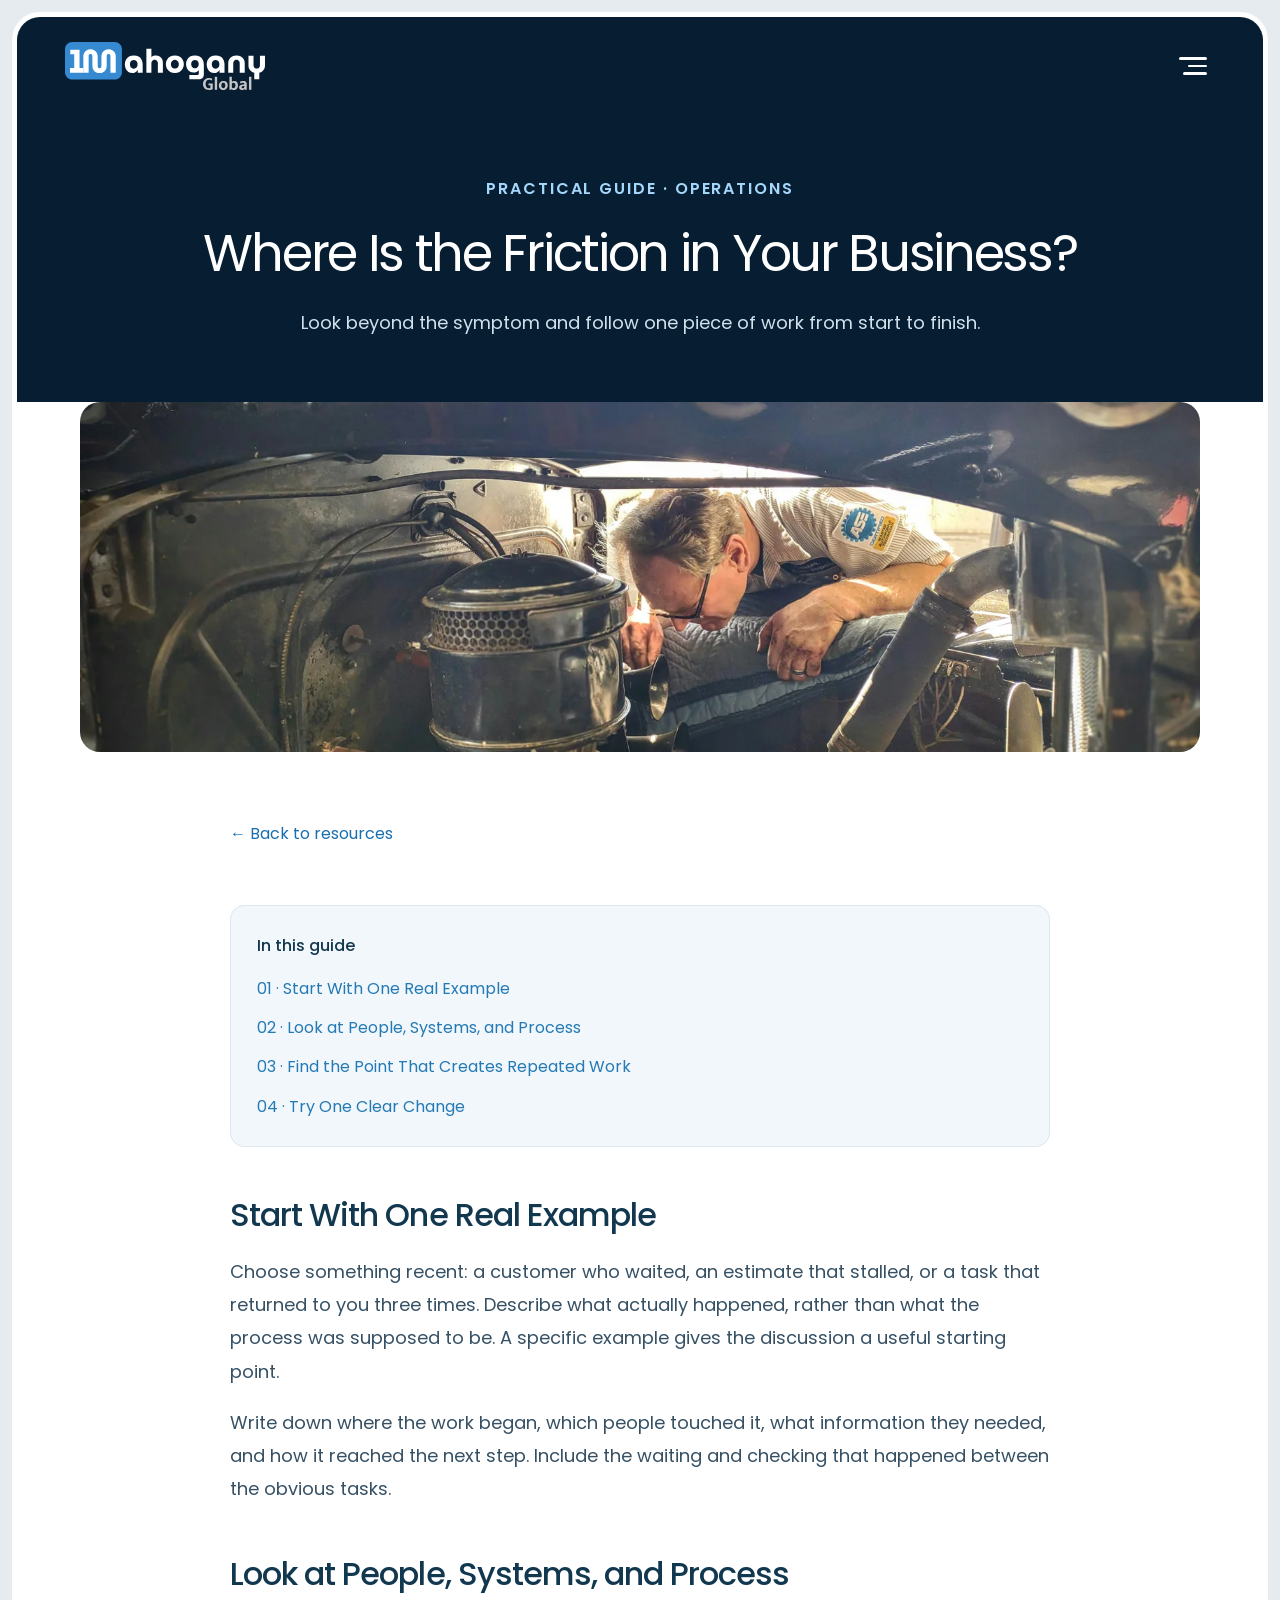
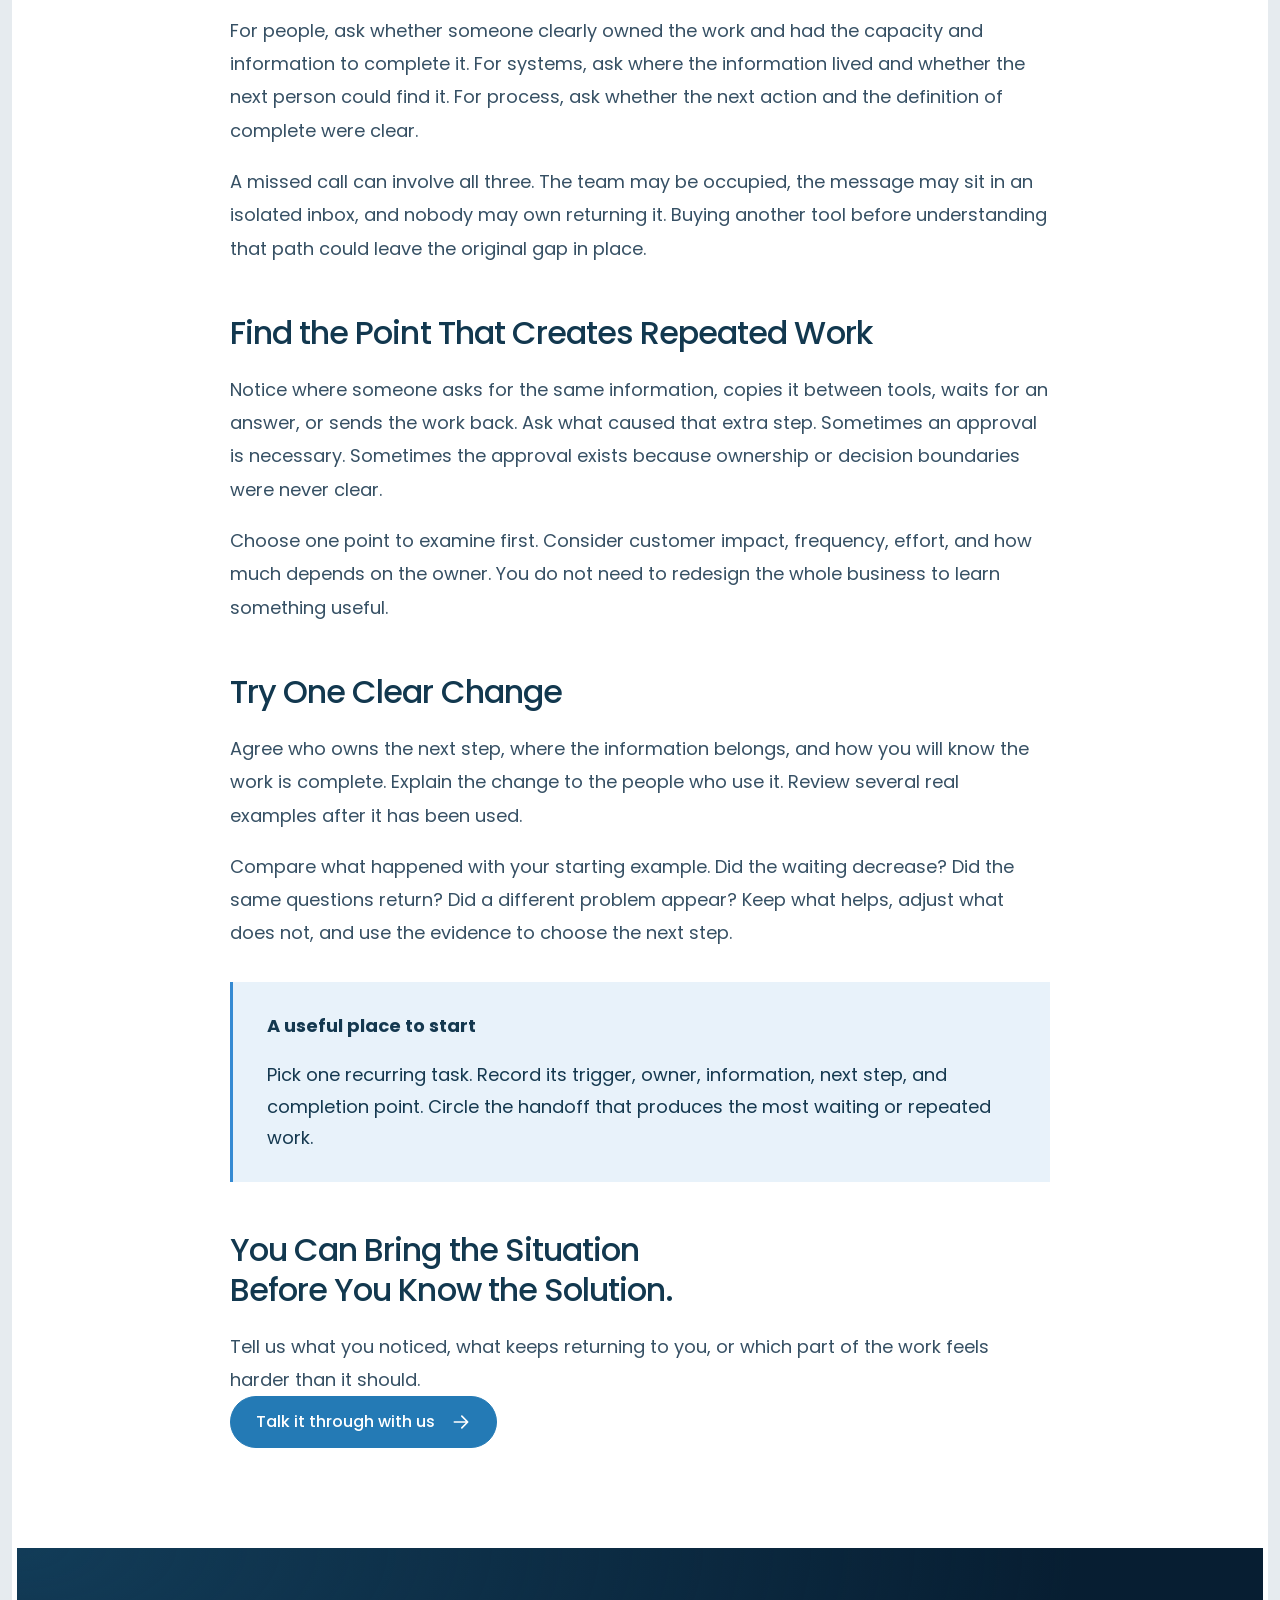
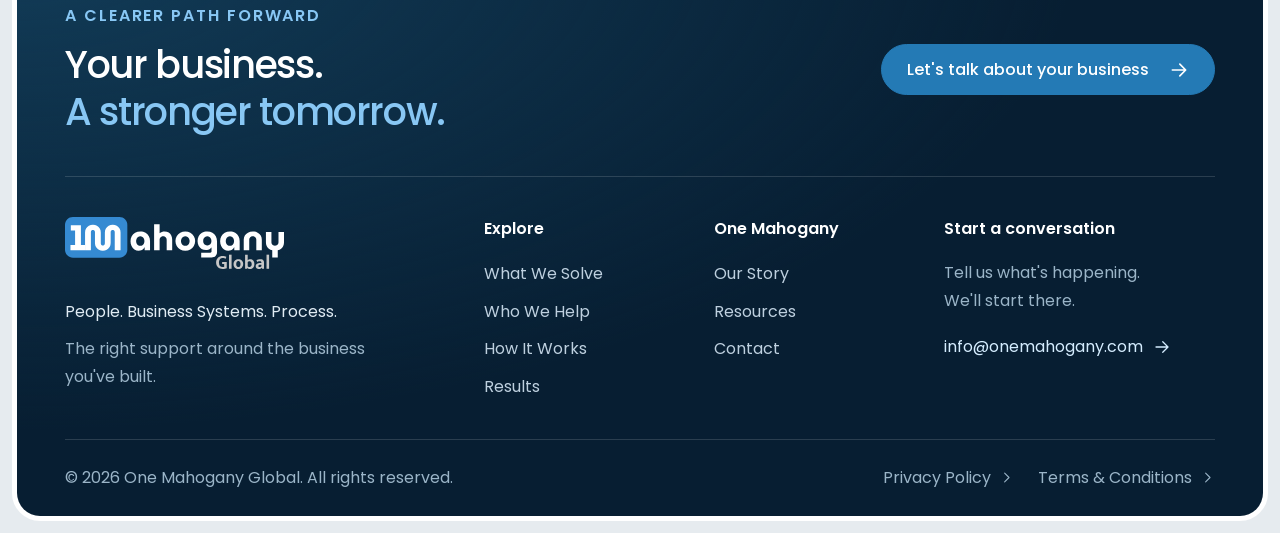
<file: guide-find-the-friction.html>
<!doctype html>
<html lang="en"><head><meta charset="utf-8"><meta name="viewport" content="width=device-width,initial-scale=1"><meta name="theme-color" content="#358AD2"><meta name="robots" content="noindex,nofollow"><title>Where Is the Friction in Your Business? — One Mahogany Global</title><meta name="description" content="Look beyond the symptom and follow one piece of work from start to finish."><link rel="icon" href="favicon.ico?v=20261102a-22ec70d86d65" sizes="any"><link rel="icon" type="image/png" sizes="32x32" href="assets/brand/favicon-32x32.png?v=20261102a-c61fab430d06"><link rel="icon" type="image/png" sizes="16x16" href="assets/brand/favicon-16x16.png?v=20261102a-1eeeab22f7ea"><link rel="icon" type="image/png" sizes="96x96" href="assets/brand/favicon-96x96.png?v=20261102a-48b8cfa2f6a4"><link rel="icon" type="image/svg+xml" href="assets/brand/favicon.svg?v=20261102a-224762e51da7"><link rel="apple-touch-icon" sizes="180x180" href="assets/brand/apple-touch-icon.png?v=20261102a-a03c0e44d3a3"><link rel="manifest" href="site.webmanifest?v=20261102a-9f5b72cb15e7"><link rel="preload" href="assets/fonts/poppins-regular.ttf?v=20261102a-cdedb1729aca" as="font" type="font/ttf" crossorigin><link rel="stylesheet" href="styles.css?v=20261102a-62fc9590e03e"><link rel="stylesheet" href="modern.css?v=20261102a-3c1e15bc5522"><link rel="stylesheet" href="design-system.css?v=20261102a-dadc0b20f99d"><link rel="stylesheet" href="refresh.css?v=20261102a-5893aa2b0cf8"><link rel="stylesheet" href="pages.css?v=20261102a-3a6cf4b7bdec"><script src="header-nav.js?v=20261102a-208bb3a42942" defer></script><script src="site.js?v=20261102a-d7ff24caa701" defer></script></head>
<body class="inner-page"><a class="skip-link" href="#main">Skip to content</a>  <svg class="svg-library" xmlns="http://www.w3.org/2000/svg" aria-hidden="true">
    <symbol id="i-arrow" viewBox="0 0 24 24"><path d="M4 12h15M13 5l7 7-7 7"/></symbol>
    <symbol id="i-phone" viewBox="0 0 24 24"><path d="m5 3 4 1 1 5-3 2a15 15 0 0 0 6 6l2-3 5 1 1 4c0 2-2 3-4 2C9 20 4 15 3 7c-1-2 0-4 2-4Z"/></symbol>
    <symbol id="i-admin" viewBox="0 0 24 24"><path d="M7 3h9l4 4v14H5V3h2Zm8 0v6h5M8 13h8M8 17h6"/></symbol>
    <symbol id="i-leads" viewBox="0 0 24 24"><path d="M4 20v-3a5 5 0 0 1 5-5h3M17 12v8m-4-4 4 4 4-4"/><circle cx="10" cy="6" r="3"/></symbol>
    <symbol id="i-systems" viewBox="0 0 24 24"><rect x="2" y="3" width="8" height="6" rx="1"/><rect x="14" y="15" width="8" height="6" rx="1"/><path d="M6 9v9h8M18 15V6h-8"/></symbol>
    <symbol id="i-owner" viewBox="0 0 24 24"><circle cx="12" cy="6" r="3"/><path d="M5 22v-5a7 7 0 0 1 14 0v5M8 14l4 4 4-4M12 18v4"/></symbol>
    <symbol id="i-more" viewBox="0 0 24 24"><circle cx="4" cy="12" r="1"/><circle cx="12" cy="12" r="1"/><circle cx="20" cy="12" r="1"/></symbol>
    <symbol id="i-clock" viewBox="0 0 24 24"><circle cx="12" cy="12" r="9"/><path d="M12 6v6l4 2"/></symbol>
    <symbol id="i-chat" viewBox="0 0 24 24"><path d="M21 11a9 9 0 0 1-9 9H4l-2 2v-9a9 9 0 1 1 19-2Z"/><path d="M7 9h10M7 13h7"/></symbol>
    <symbol id="i-flow" viewBox="0 0 24 24"><path d="M3 6h14m-4-4 4 4-4 4M21 18H7m4-4-4 4 4 4"/></symbol>
    <symbol id="i-eye" viewBox="0 0 24 24"><path d="M2 12s4-7 10-7 10 7 10 7-4 7-10 7S2 12 2 12Z"/><circle cx="12" cy="12" r="3"/></symbol>
    <symbol id="i-check" viewBox="0 0 24 24"><path d="m5 12 4 4L19 6"/></symbol>
    <symbol id="i-headset" viewBox="0 0 24 24"><path d="M4 14v-3a8 8 0 0 1 16 0v6a4 4 0 0 1-4 4h-3"/><rect x="2" y="11" width="5" height="7" rx="2"/><rect x="17" y="11" width="5" height="7" rx="2"/></symbol>
    <symbol id="i-laptop" viewBox="0 0 24 24"><path d="M4 16V4h16v12M2 16h20l-2 4H4l-2-4Z"/></symbol>
    <symbol id="i-pause" viewBox="0 0 24 24"><path d="M8 5v14M16 5v14"/></symbol>
    <symbol id="i-play" viewBox="0 0 24 24"><path d="m8 5 11 7-11 7V5Z"/></symbol>
    <symbol id="i-volume" viewBox="0 0 24 24"><path d="M3 9v6h4l5 4V5L7 9H3Zm13-1a6 6 0 0 1 0 8m3-11a10 10 0 0 1 0 14"/></symbol>
    <symbol id="i-close" viewBox="0 0 24 24"><path d="m6 6 12 12M6 18 18 6"/></symbol>
    <symbol id="i-users" viewBox="0 0 24 24"><path d="M16 21v-2a4 4 0 0 0-4-4H6a4 4 0 0 0-4 4v2m20 0v-2a4 4 0 0 0-3-3.87M16 3.13a4 4 0 0 1 0 7.75"/><circle cx="9" cy="7" r="4"/></symbol>
    <symbol id="i-mute" viewBox="0 0 24 24"><path d="M3 9v6h4l5 4V5L7 9H3Zm13 0 6 6m0-6-6 6"/></symbol>
    <symbol id="i-chevron-right" viewBox="0 0 24 24"><path d="m9 5 7 7-7 7"/></symbol>
    <symbol id="i-chevron-up" viewBox="0 0 24 24"><path d="m5 15 7-7 7 7"/></symbol>
  </svg>  <header class="site-header" id="site-header">
    <div class="header-inner">
      <a class="brand" href="index.html" aria-label="One Mahogany Global home"><img src="assets/brand/logo-light.svg?v=20261102a-65f7b8a2983a" width="203" height="48" alt="One Mahogany Global"></a>
      <button class="menu-toggle" type="button" aria-expanded="false" aria-controls="mobile-menu"><span></span><span></span><span></span><span class="sr-only">Open navigation</span></button>
      <nav id="main-nav" aria-label="Main navigation"><a class="nav-home-link" href="index.html">Home</a>
        <a href="what-we-solve.html">What We Solve</a><a href="who-we-help.html">Who We Help</a><a href="how-it-works.html">How It Works</a><a href="results.html">Results</a><a href="about.html">About</a><a href="resources.html" aria-current="page">Resources</a>
        <a class="mobile-nav-cta" href="lets-talk.html"><span class="mobile-cta-icon"><svg aria-hidden="true"><use href="#i-chat"/></svg></span><span>Let's talk</span><svg class="mobile-cta-arrow" aria-hidden="true"><use href="#i-arrow"/></svg></a>
      </nav>
      <a class="button button-primary header-cta" href="lets-talk.html">Let's talk <svg><use href="#i-arrow"/></svg></a>
    </div>
  </header><div class="site-frame"><main id="main"><header class="article-header" id="page-top"><div class="container"><p class="eyebrow">Practical guide · Operations</p><h1>Where Is the Friction in Your Business?</h1><p>Look beyond the symptom and follow one piece of work from start to finish.</p></div></header><div class="container"><figure class="guide-lead-photo"><img src="assets/images/guide-friction-photo.webp?v=20261102a-62efbbcc8005" width="1600" height="1067" loading="lazy" alt="A mechanic inspecting the moving parts of a vehicle"></figure></div><div class="container"><article class="article-body"><a class="article-back" href="resources.html">← Back to resources</a><nav class="guide-contents" aria-label="In this guide"><strong>In this guide</strong><a href="#guide-step-1">01 · Start With One Real Example</a><a href="#guide-step-2">02 · Look at People, Systems, and Process</a><a href="#guide-step-3">03 · Find the Point That Creates Repeated Work</a><a href="#guide-step-4">04 · Try One Clear Change</a></nav><h2 id="guide-step-1">Start With One Real Example</h2><p>Choose something recent: a customer who waited, an estimate that stalled, or a task that returned to you three times. Describe what actually happened, rather than what the process was supposed to be. A specific example gives the discussion a useful starting point.</p><p>Write down where the work began, which people touched it, what information they needed, and how it reached the next step. Include the waiting and checking that happened between the obvious tasks.</p><h2 id="guide-step-2">Look at People, Systems, and Process</h2><p>For people, ask whether someone clearly owned the work and had the capacity and information to complete it. For systems, ask where the information lived and whether the next person could find it. For process, ask whether the next action and the definition of complete were clear.</p><p>A missed call can involve all three. The team may be occupied, the message may sit in an isolated inbox, and nobody may own returning it. Buying another tool before understanding that path could leave the original gap in place.</p><h2 id="guide-step-3">Find the Point That Creates Repeated Work</h2><p>Notice where someone asks for the same information, copies it between tools, waits for an answer, or sends the work back. Ask what caused that extra step. Sometimes an approval is necessary. Sometimes the approval exists because ownership or decision boundaries were never clear.</p><p>Choose one point to examine first. Consider customer impact, frequency, effort, and how much depends on the owner. You do not need to redesign the whole business to learn something useful.</p><h2 id="guide-step-4">Try One Clear Change</h2><p>Agree who owns the next step, where the information belongs, and how you will know the work is complete. Explain the change to the people who use it. Review several real examples after it has been used.</p><p>Compare what happened with your starting example. Did the waiting decrease? Did the same questions return? Did a different problem appear? Keep what helps, adjust what does not, and use the evidence to choose the next step.</p><aside class="editorial-note"><strong>A useful place to start</strong><p>Pick one recurring task. Record its trigger, owner, information, next step, and completion point. Circle the handoff that produces the most waiting or repeated work.</p></aside><h2>You Can Bring the Situation Before You Know the Solution.</h2><p>Tell us what you noticed, what keeps returning to you, or which part of the work feels harder than it should.</p><a class="button button-primary" href="lets-talk.html">Talk it through with us <svg aria-hidden="true"><use href="#i-arrow"/></svg></a></article></div></main>  <footer class="site-footer">
    <div class="container">
      <div class="footer-invitation">
        <div><p class="eyebrow">A clearer path forward</p><h2>Your business.<br><span>A stronger tomorrow.</span></h2></div>
        <a class="button button-primary" href="lets-talk.html">Let's talk about your business <svg aria-hidden="true"><use href="#i-arrow"/></svg></a>
      </div>
      <div class="footer-main">
        <div class="footer-identity">
          <a class="brand" href="index.html" aria-label="One Mahogany Global home"><img src="assets/brand/logo-light.svg?v=20261102a-65f7b8a2983a" width="203" height="48" loading="lazy" alt="One Mahogany Global"></a>
          <p class="footer-brand-line">People. Business Systems. Process.</p>
          <p class="footer-note">The right support around the business you've built.</p>
        </div>
        <nav class="footer-link-group" aria-label="Explore One Mahogany"><h3>Explore</h3><a href="what-we-solve.html">What We Solve</a><a href="who-we-help.html">Who We Help</a><a href="how-it-works.html">How It Works</a><a href="results.html">Results</a></nav>
        <nav class="footer-link-group" aria-label="About One Mahogany"><h3>One Mahogany</h3><a href="about.html">Our Story</a><a href="resources.html">Resources</a><a href="lets-talk.html">Contact</a></nav>
        <div class="footer-contact"><h3>Start a conversation</h3><p>Tell us what's happening.<br>We'll start there.</p><a class="footer-email" href="mailto:info@onemahogany.com">info@onemahogany.com <svg aria-hidden="true"><use href="#i-arrow"/></svg></a></div>
      </div>
      <div class="footer-bottom">
        <p>© <span id="copyright-year">2026</span> One Mahogany Global. All rights reserved.</p>
        <div class="footer-legal"><a href="https://onemahogany.com/privacy-policy/" target="_blank" rel="noopener noreferrer">Privacy Policy <svg aria-hidden="true"><use href="#i-chevron-right"/></svg></a><a href="https://onemahogany.com/terms-and-conditions/" target="_blank" rel="noopener noreferrer">Terms &amp; Conditions <svg aria-hidden="true"><use href="#i-chevron-right"/></svg></a></div>
      </div>
    </div>
  </footer></div><noscript><p class="noscript-note">Email <a href="mailto:info@onemahogany.com">info@onemahogany.com</a> to start a conversation. Resource filters and email draft preparation require JavaScript.</p></noscript></body></html>
</file>
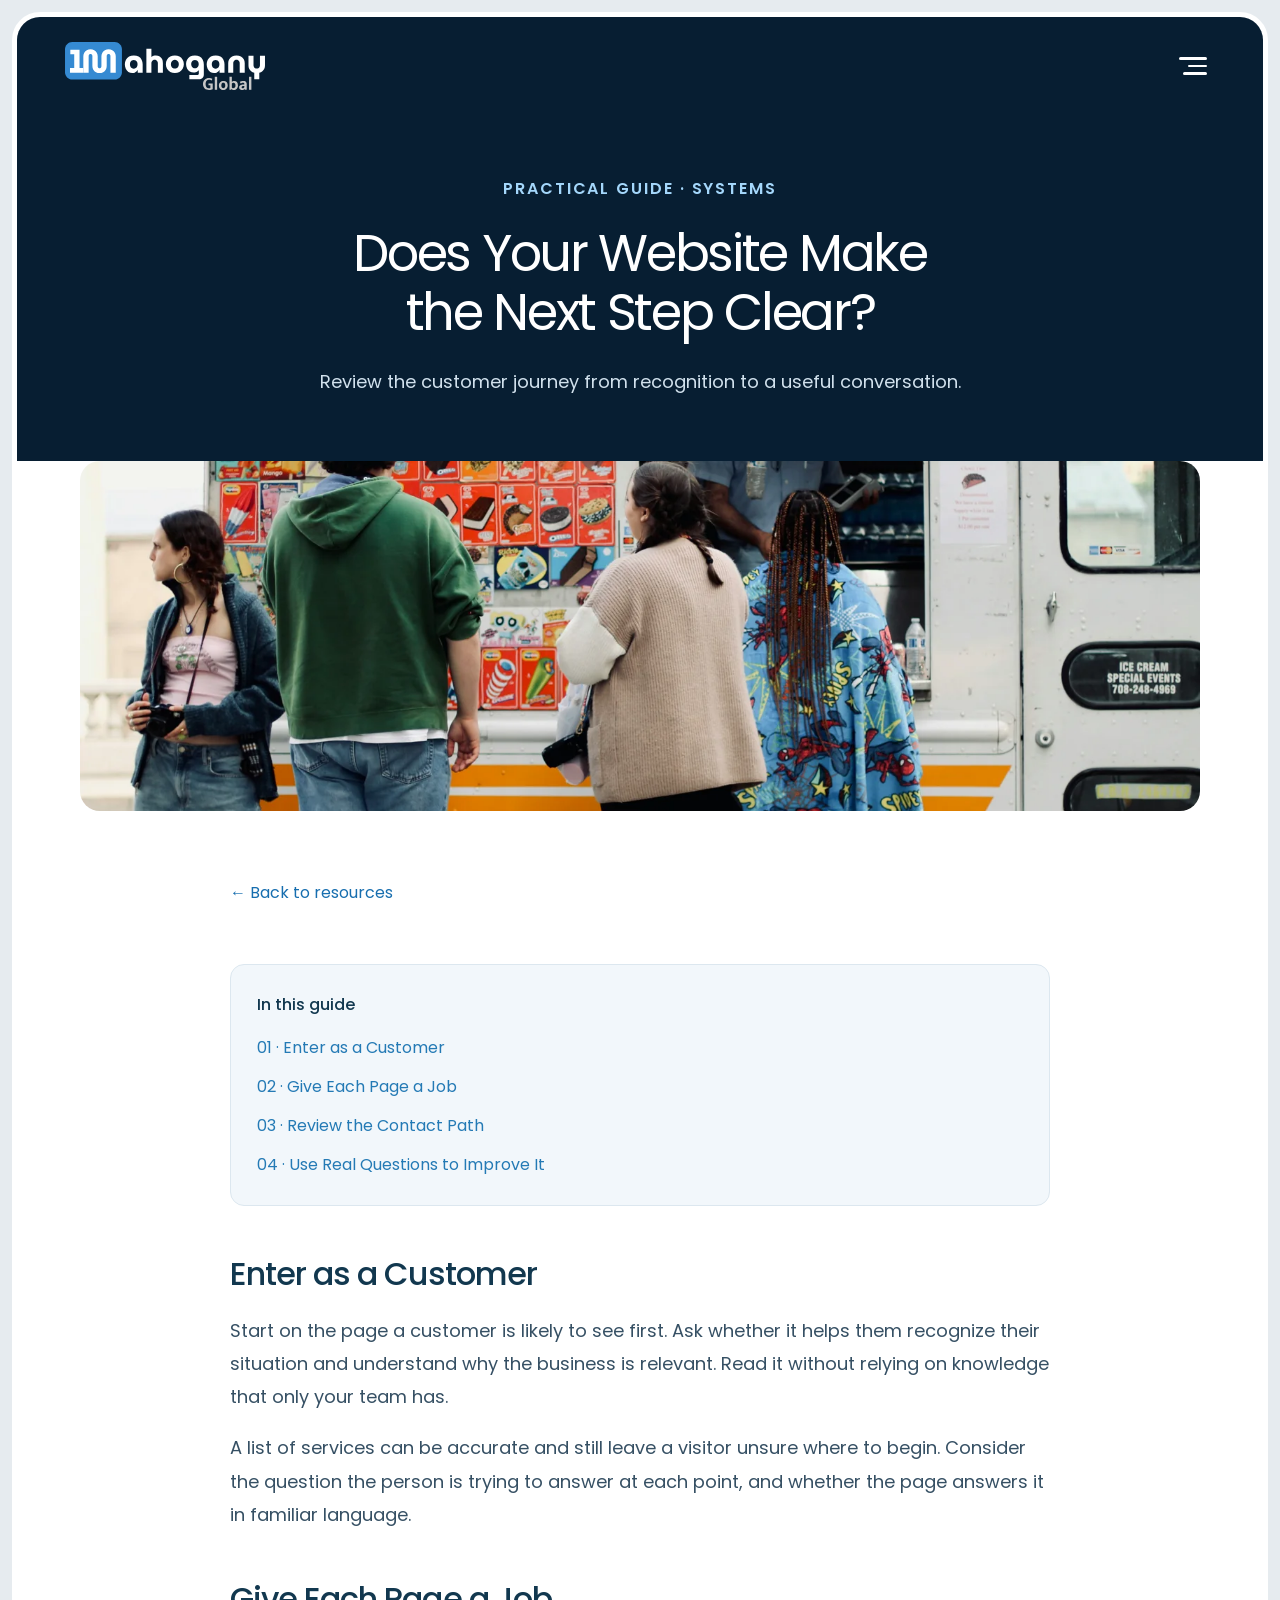
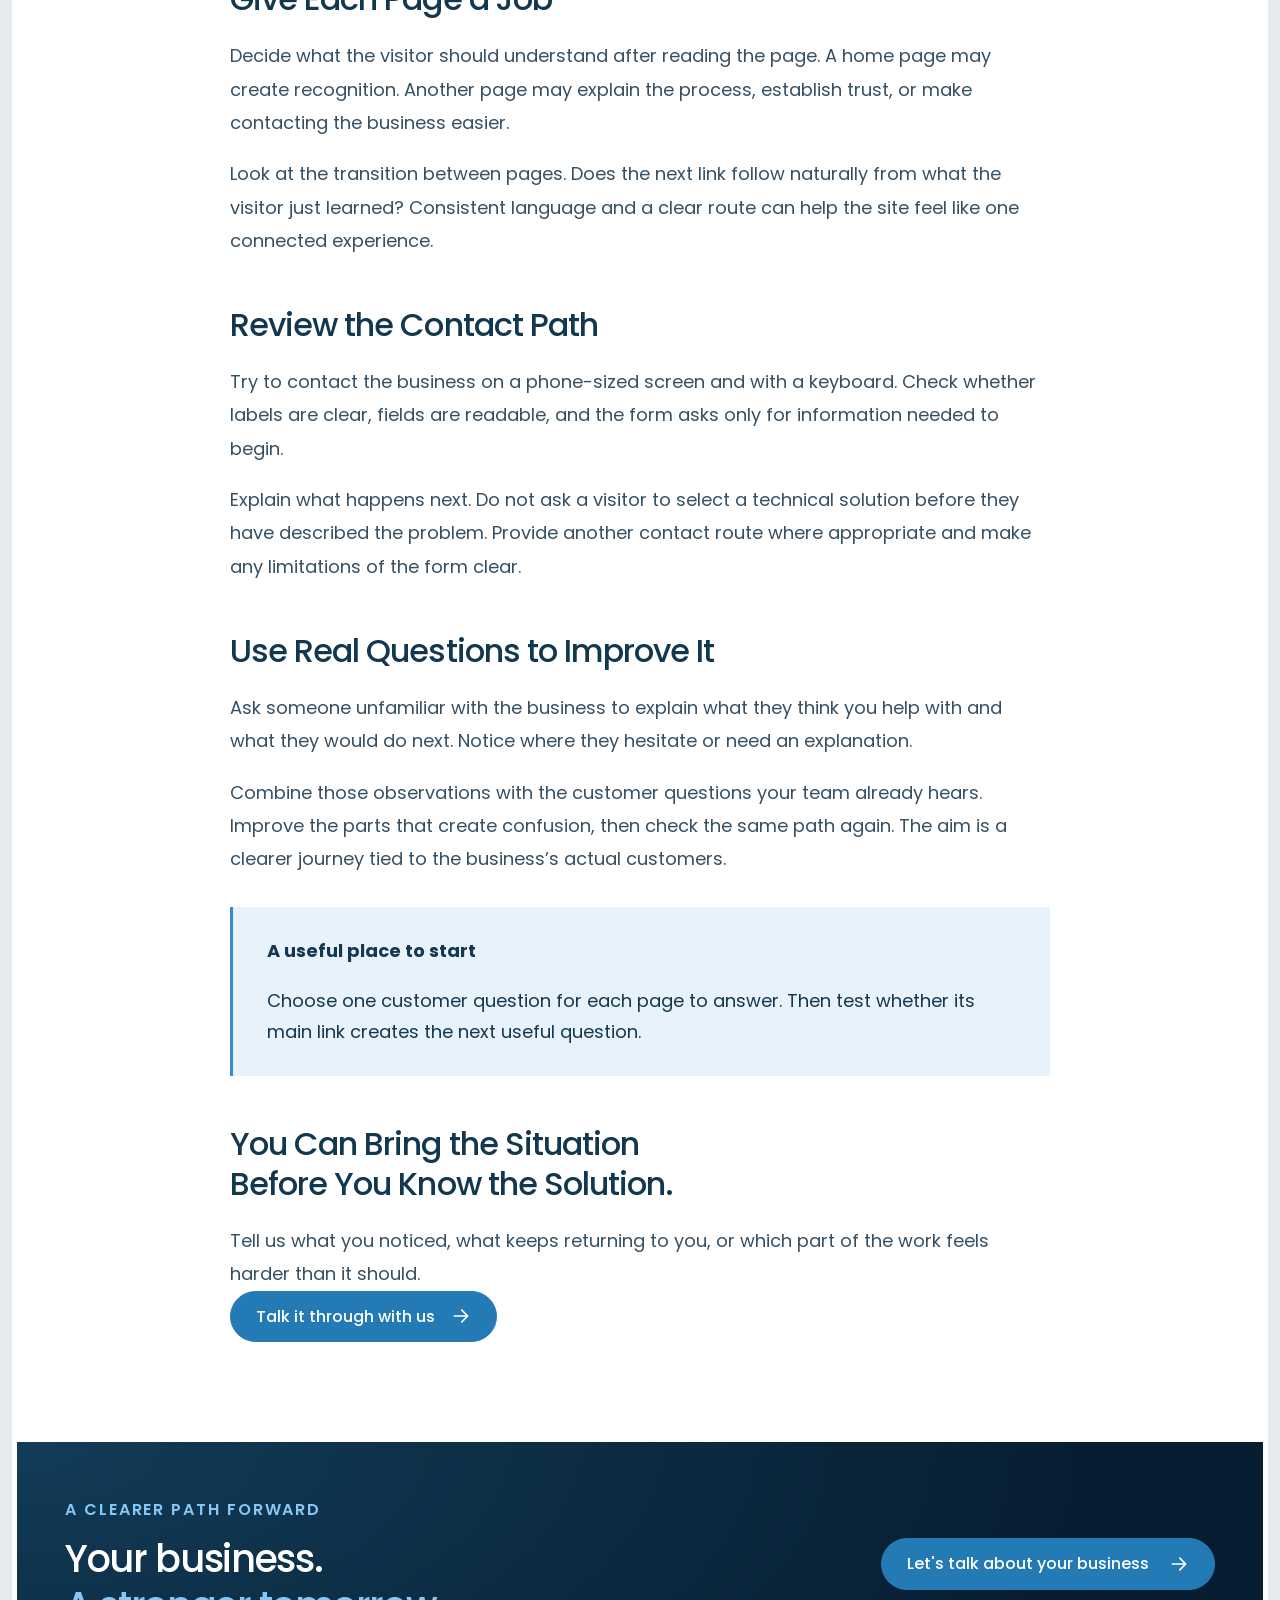
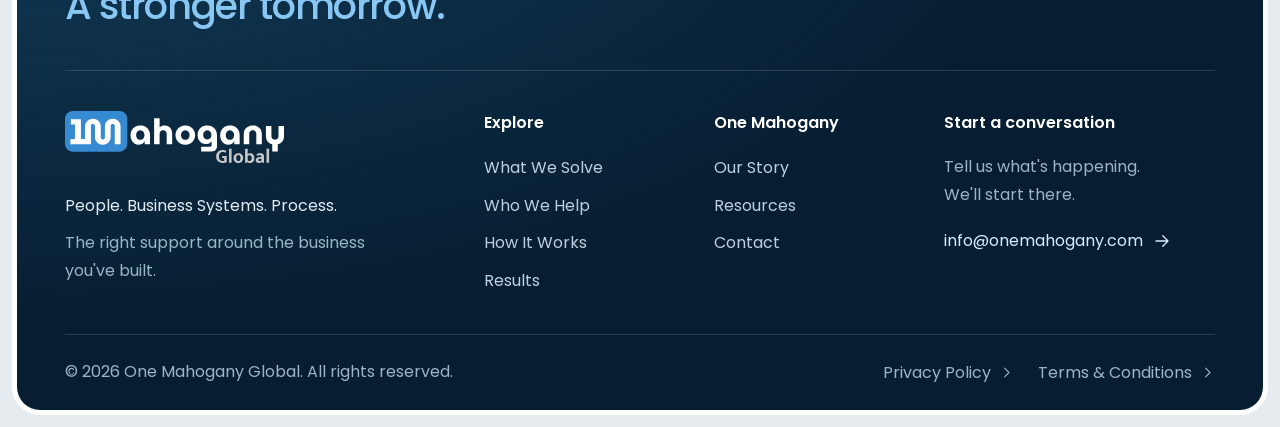
<file: guide-website-next-step.html>
<!doctype html>
<html lang="en"><head><meta charset="utf-8"><meta name="viewport" content="width=device-width,initial-scale=1"><meta name="theme-color" content="#358AD2"><meta name="robots" content="noindex,nofollow"><title>Does Your Website Make the Next Step Clear? — One Mahogany Global</title><meta name="description" content="Review the customer journey from recognition to a useful conversation."><link rel="icon" href="favicon.ico?v=20261102a-22ec70d86d65" sizes="any"><link rel="icon" type="image/png" sizes="32x32" href="assets/brand/favicon-32x32.png?v=20261102a-c61fab430d06"><link rel="icon" type="image/png" sizes="16x16" href="assets/brand/favicon-16x16.png?v=20261102a-1eeeab22f7ea"><link rel="icon" type="image/png" sizes="96x96" href="assets/brand/favicon-96x96.png?v=20261102a-48b8cfa2f6a4"><link rel="icon" type="image/svg+xml" href="assets/brand/favicon.svg?v=20261102a-224762e51da7"><link rel="apple-touch-icon" sizes="180x180" href="assets/brand/apple-touch-icon.png?v=20261102a-a03c0e44d3a3"><link rel="manifest" href="site.webmanifest?v=20261102a-9f5b72cb15e7"><link rel="preload" href="assets/fonts/poppins-regular.ttf?v=20261102a-cdedb1729aca" as="font" type="font/ttf" crossorigin><link rel="stylesheet" href="styles.css?v=20261102a-62fc9590e03e"><link rel="stylesheet" href="modern.css?v=20261102a-3c1e15bc5522"><link rel="stylesheet" href="design-system.css?v=20261102a-dadc0b20f99d"><link rel="stylesheet" href="refresh.css?v=20261102a-5893aa2b0cf8"><link rel="stylesheet" href="pages.css?v=20261102a-3a6cf4b7bdec"><script src="header-nav.js?v=20261102a-208bb3a42942" defer></script><script src="site.js?v=20261102a-d7ff24caa701" defer></script></head>
<body class="inner-page"><a class="skip-link" href="#main">Skip to content</a>  <svg class="svg-library" xmlns="http://www.w3.org/2000/svg" aria-hidden="true">
    <symbol id="i-arrow" viewBox="0 0 24 24"><path d="M4 12h15M13 5l7 7-7 7"/></symbol>
    <symbol id="i-phone" viewBox="0 0 24 24"><path d="m5 3 4 1 1 5-3 2a15 15 0 0 0 6 6l2-3 5 1 1 4c0 2-2 3-4 2C9 20 4 15 3 7c-1-2 0-4 2-4Z"/></symbol>
    <symbol id="i-admin" viewBox="0 0 24 24"><path d="M7 3h9l4 4v14H5V3h2Zm8 0v6h5M8 13h8M8 17h6"/></symbol>
    <symbol id="i-leads" viewBox="0 0 24 24"><path d="M4 20v-3a5 5 0 0 1 5-5h3M17 12v8m-4-4 4 4 4-4"/><circle cx="10" cy="6" r="3"/></symbol>
    <symbol id="i-systems" viewBox="0 0 24 24"><rect x="2" y="3" width="8" height="6" rx="1"/><rect x="14" y="15" width="8" height="6" rx="1"/><path d="M6 9v9h8M18 15V6h-8"/></symbol>
    <symbol id="i-owner" viewBox="0 0 24 24"><circle cx="12" cy="6" r="3"/><path d="M5 22v-5a7 7 0 0 1 14 0v5M8 14l4 4 4-4M12 18v4"/></symbol>
    <symbol id="i-more" viewBox="0 0 24 24"><circle cx="4" cy="12" r="1"/><circle cx="12" cy="12" r="1"/><circle cx="20" cy="12" r="1"/></symbol>
    <symbol id="i-clock" viewBox="0 0 24 24"><circle cx="12" cy="12" r="9"/><path d="M12 6v6l4 2"/></symbol>
    <symbol id="i-chat" viewBox="0 0 24 24"><path d="M21 11a9 9 0 0 1-9 9H4l-2 2v-9a9 9 0 1 1 19-2Z"/><path d="M7 9h10M7 13h7"/></symbol>
    <symbol id="i-flow" viewBox="0 0 24 24"><path d="M3 6h14m-4-4 4 4-4 4M21 18H7m4-4-4 4 4 4"/></symbol>
    <symbol id="i-eye" viewBox="0 0 24 24"><path d="M2 12s4-7 10-7 10 7 10 7-4 7-10 7S2 12 2 12Z"/><circle cx="12" cy="12" r="3"/></symbol>
    <symbol id="i-check" viewBox="0 0 24 24"><path d="m5 12 4 4L19 6"/></symbol>
    <symbol id="i-headset" viewBox="0 0 24 24"><path d="M4 14v-3a8 8 0 0 1 16 0v6a4 4 0 0 1-4 4h-3"/><rect x="2" y="11" width="5" height="7" rx="2"/><rect x="17" y="11" width="5" height="7" rx="2"/></symbol>
    <symbol id="i-laptop" viewBox="0 0 24 24"><path d="M4 16V4h16v12M2 16h20l-2 4H4l-2-4Z"/></symbol>
    <symbol id="i-pause" viewBox="0 0 24 24"><path d="M8 5v14M16 5v14"/></symbol>
    <symbol id="i-play" viewBox="0 0 24 24"><path d="m8 5 11 7-11 7V5Z"/></symbol>
    <symbol id="i-volume" viewBox="0 0 24 24"><path d="M3 9v6h4l5 4V5L7 9H3Zm13-1a6 6 0 0 1 0 8m3-11a10 10 0 0 1 0 14"/></symbol>
    <symbol id="i-close" viewBox="0 0 24 24"><path d="m6 6 12 12M6 18 18 6"/></symbol>
    <symbol id="i-users" viewBox="0 0 24 24"><path d="M16 21v-2a4 4 0 0 0-4-4H6a4 4 0 0 0-4 4v2m20 0v-2a4 4 0 0 0-3-3.87M16 3.13a4 4 0 0 1 0 7.75"/><circle cx="9" cy="7" r="4"/></symbol>
    <symbol id="i-mute" viewBox="0 0 24 24"><path d="M3 9v6h4l5 4V5L7 9H3Zm13 0 6 6m0-6-6 6"/></symbol>
    <symbol id="i-chevron-right" viewBox="0 0 24 24"><path d="m9 5 7 7-7 7"/></symbol>
    <symbol id="i-chevron-up" viewBox="0 0 24 24"><path d="m5 15 7-7 7 7"/></symbol>
  </svg>  <header class="site-header" id="site-header">
    <div class="header-inner">
      <a class="brand" href="index.html" aria-label="One Mahogany Global home"><img src="assets/brand/logo-light.svg?v=20261102a-65f7b8a2983a" width="203" height="48" alt="One Mahogany Global"></a>
      <button class="menu-toggle" type="button" aria-expanded="false" aria-controls="mobile-menu"><span></span><span></span><span></span><span class="sr-only">Open navigation</span></button>
      <nav id="main-nav" aria-label="Main navigation"><a class="nav-home-link" href="index.html">Home</a>
        <a href="what-we-solve.html">What We Solve</a><a href="who-we-help.html">Who We Help</a><a href="how-it-works.html">How It Works</a><a href="results.html">Results</a><a href="about.html">About</a><a href="resources.html" aria-current="page">Resources</a>
        <a class="mobile-nav-cta" href="lets-talk.html"><span class="mobile-cta-icon"><svg aria-hidden="true"><use href="#i-chat"/></svg></span><span>Let's talk</span><svg class="mobile-cta-arrow" aria-hidden="true"><use href="#i-arrow"/></svg></a>
      </nav>
      <a class="button button-primary header-cta" href="lets-talk.html">Let's talk <svg><use href="#i-arrow"/></svg></a>
    </div>
  </header><div class="site-frame"><main id="main"><header class="article-header" id="page-top"><div class="container"><p class="eyebrow">Practical guide · Systems</p><h1>Does Your Website Make the Next Step Clear?</h1><p>Review the customer journey from recognition to a useful conversation.</p></div></header><div class="container"><figure class="guide-lead-photo"><img src="assets/images/guide-website-photo.webp?v=20261102a-8f4b34abed9c" width="1600" height="1067" loading="lazy" alt="Customers choosing their next step at a food truck"></figure></div><div class="container"><article class="article-body"><a class="article-back" href="resources.html">← Back to resources</a><nav class="guide-contents" aria-label="In this guide"><strong>In this guide</strong><a href="#guide-step-1">01 · Enter as a Customer</a><a href="#guide-step-2">02 · Give Each Page a Job</a><a href="#guide-step-3">03 · Review the Contact Path</a><a href="#guide-step-4">04 · Use Real Questions to Improve It</a></nav><h2 id="guide-step-1">Enter as a Customer</h2><p>Start on the page a customer is likely to see first. Ask whether it helps them recognize their situation and understand why the business is relevant. Read it without relying on knowledge that only your team has.</p><p>A list of services can be accurate and still leave a visitor unsure where to begin. Consider the question the person is trying to answer at each point, and whether the page answers it in familiar language.</p><h2 id="guide-step-2">Give Each Page a Job</h2><p>Decide what the visitor should understand after reading the page. A home page may create recognition. Another page may explain the process, establish trust, or make contacting the business easier.</p><p>Look at the transition between pages. Does the next link follow naturally from what the visitor just learned? Consistent language and a clear route can help the site feel like one connected experience.</p><h2 id="guide-step-3">Review the Contact Path</h2><p>Try to contact the business on a phone-sized screen and with a keyboard. Check whether labels are clear, fields are readable, and the form asks only for information needed to begin.</p><p>Explain what happens next. Do not ask a visitor to select a technical solution before they have described the problem. Provide another contact route where appropriate and make any limitations of the form clear.</p><h2 id="guide-step-4">Use Real Questions to Improve It</h2><p>Ask someone unfamiliar with the business to explain what they think you help with and what they would do next. Notice where they hesitate or need an explanation.</p><p>Combine those observations with the customer questions your team already hears. Improve the parts that create confusion, then check the same path again. The aim is a clearer journey tied to the business’s actual customers.</p><aside class="editorial-note"><strong>A useful place to start</strong><p>Choose one customer question for each page to answer. Then test whether its main link creates the next useful question.</p></aside><h2>You Can Bring the Situation Before You Know the Solution.</h2><p>Tell us what you noticed, what keeps returning to you, or which part of the work feels harder than it should.</p><a class="button button-primary" href="lets-talk.html">Talk it through with us <svg aria-hidden="true"><use href="#i-arrow"/></svg></a></article></div></main>  <footer class="site-footer">
    <div class="container">
      <div class="footer-invitation">
        <div><p class="eyebrow">A clearer path forward</p><h2>Your business.<br><span>A stronger tomorrow.</span></h2></div>
        <a class="button button-primary" href="lets-talk.html">Let's talk about your business <svg aria-hidden="true"><use href="#i-arrow"/></svg></a>
      </div>
      <div class="footer-main">
        <div class="footer-identity">
          <a class="brand" href="index.html" aria-label="One Mahogany Global home"><img src="assets/brand/logo-light.svg?v=20261102a-65f7b8a2983a" width="203" height="48" loading="lazy" alt="One Mahogany Global"></a>
          <p class="footer-brand-line">People. Business Systems. Process.</p>
          <p class="footer-note">The right support around the business you've built.</p>
        </div>
        <nav class="footer-link-group" aria-label="Explore One Mahogany"><h3>Explore</h3><a href="what-we-solve.html">What We Solve</a><a href="who-we-help.html">Who We Help</a><a href="how-it-works.html">How It Works</a><a href="results.html">Results</a></nav>
        <nav class="footer-link-group" aria-label="About One Mahogany"><h3>One Mahogany</h3><a href="about.html">Our Story</a><a href="resources.html">Resources</a><a href="lets-talk.html">Contact</a></nav>
        <div class="footer-contact"><h3>Start a conversation</h3><p>Tell us what's happening.<br>We'll start there.</p><a class="footer-email" href="mailto:info@onemahogany.com">info@onemahogany.com <svg aria-hidden="true"><use href="#i-arrow"/></svg></a></div>
      </div>
      <div class="footer-bottom">
        <p>© <span id="copyright-year">2026</span> One Mahogany Global. All rights reserved.</p>
        <div class="footer-legal"><a href="https://onemahogany.com/privacy-policy/" target="_blank" rel="noopener noreferrer">Privacy Policy <svg aria-hidden="true"><use href="#i-chevron-right"/></svg></a><a href="https://onemahogany.com/terms-and-conditions/" target="_blank" rel="noopener noreferrer">Terms &amp; Conditions <svg aria-hidden="true"><use href="#i-chevron-right"/></svg></a></div>
      </div>
    </div>
  </footer></div><noscript><p class="noscript-note">Email <a href="mailto:info@onemahogany.com">info@onemahogany.com</a> to start a conversation. Resource filters and email draft preparation require JavaScript.</p></noscript></body></html>
</file>
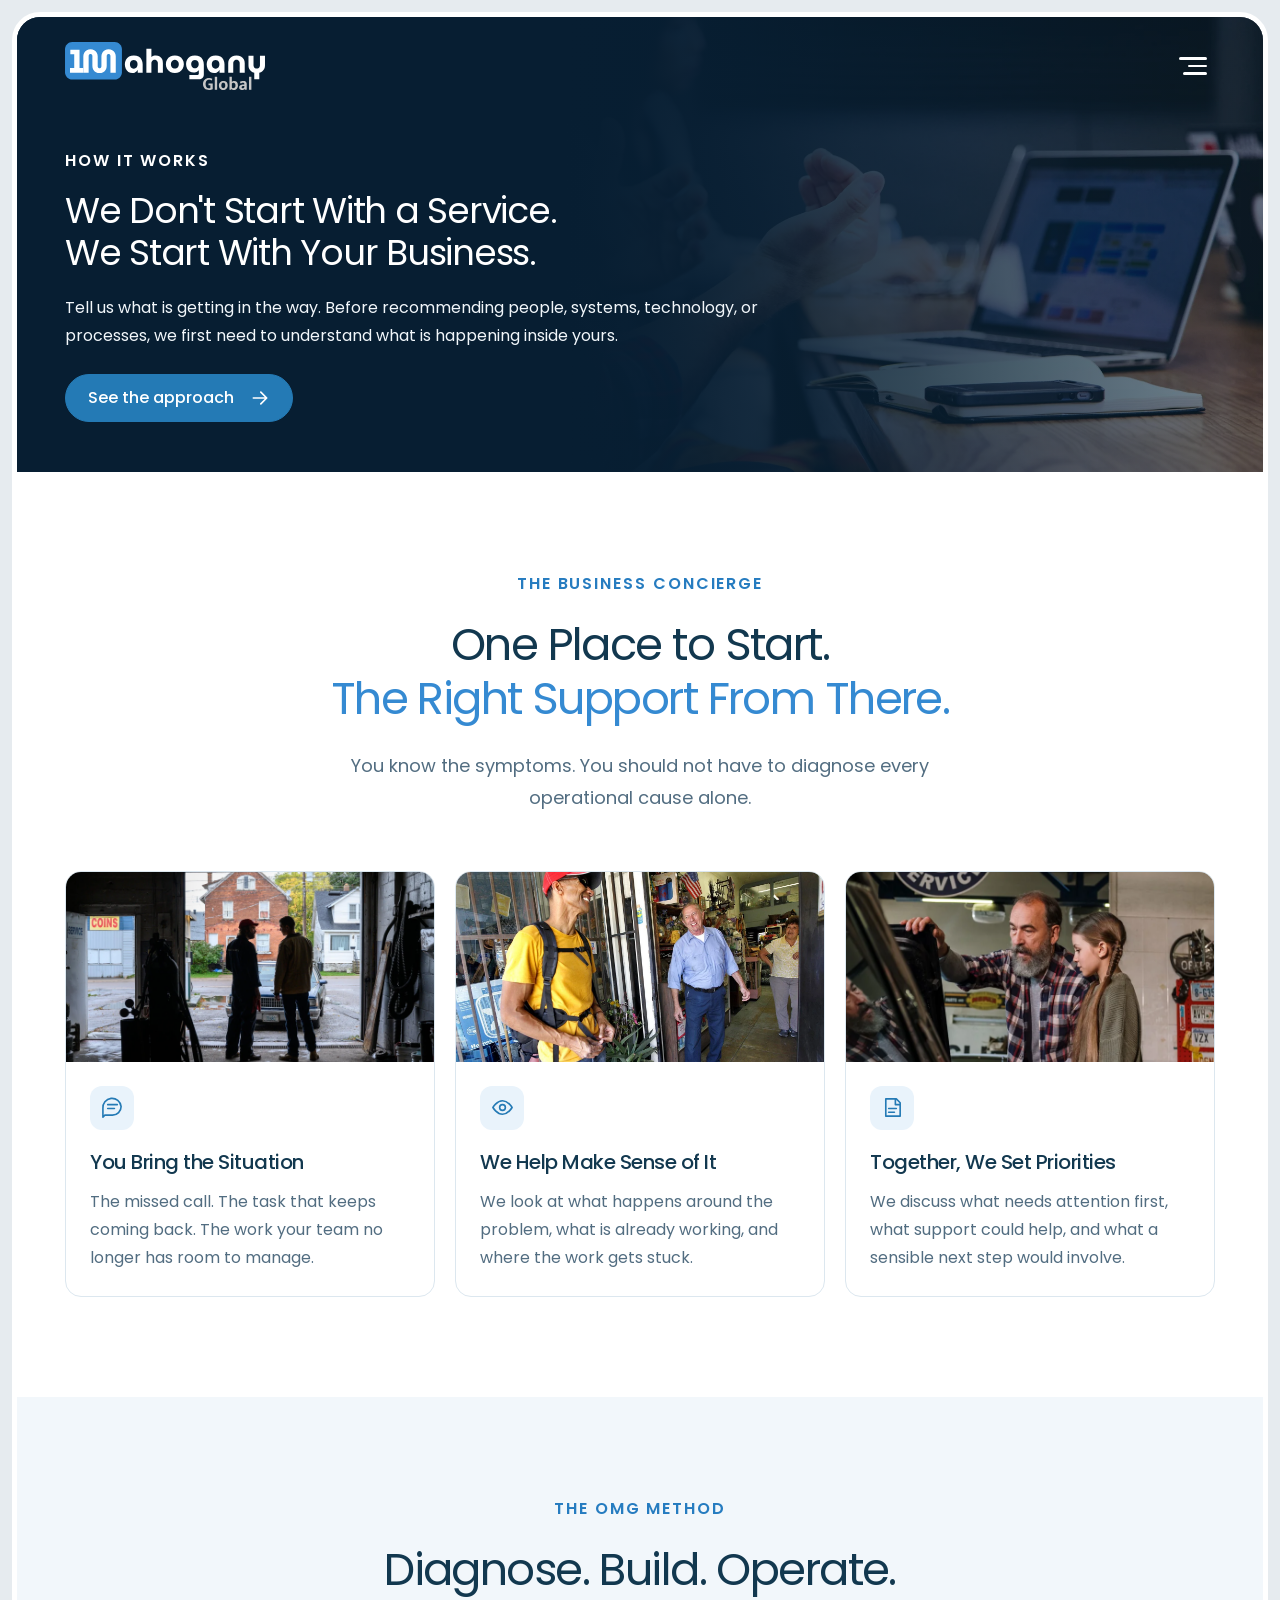
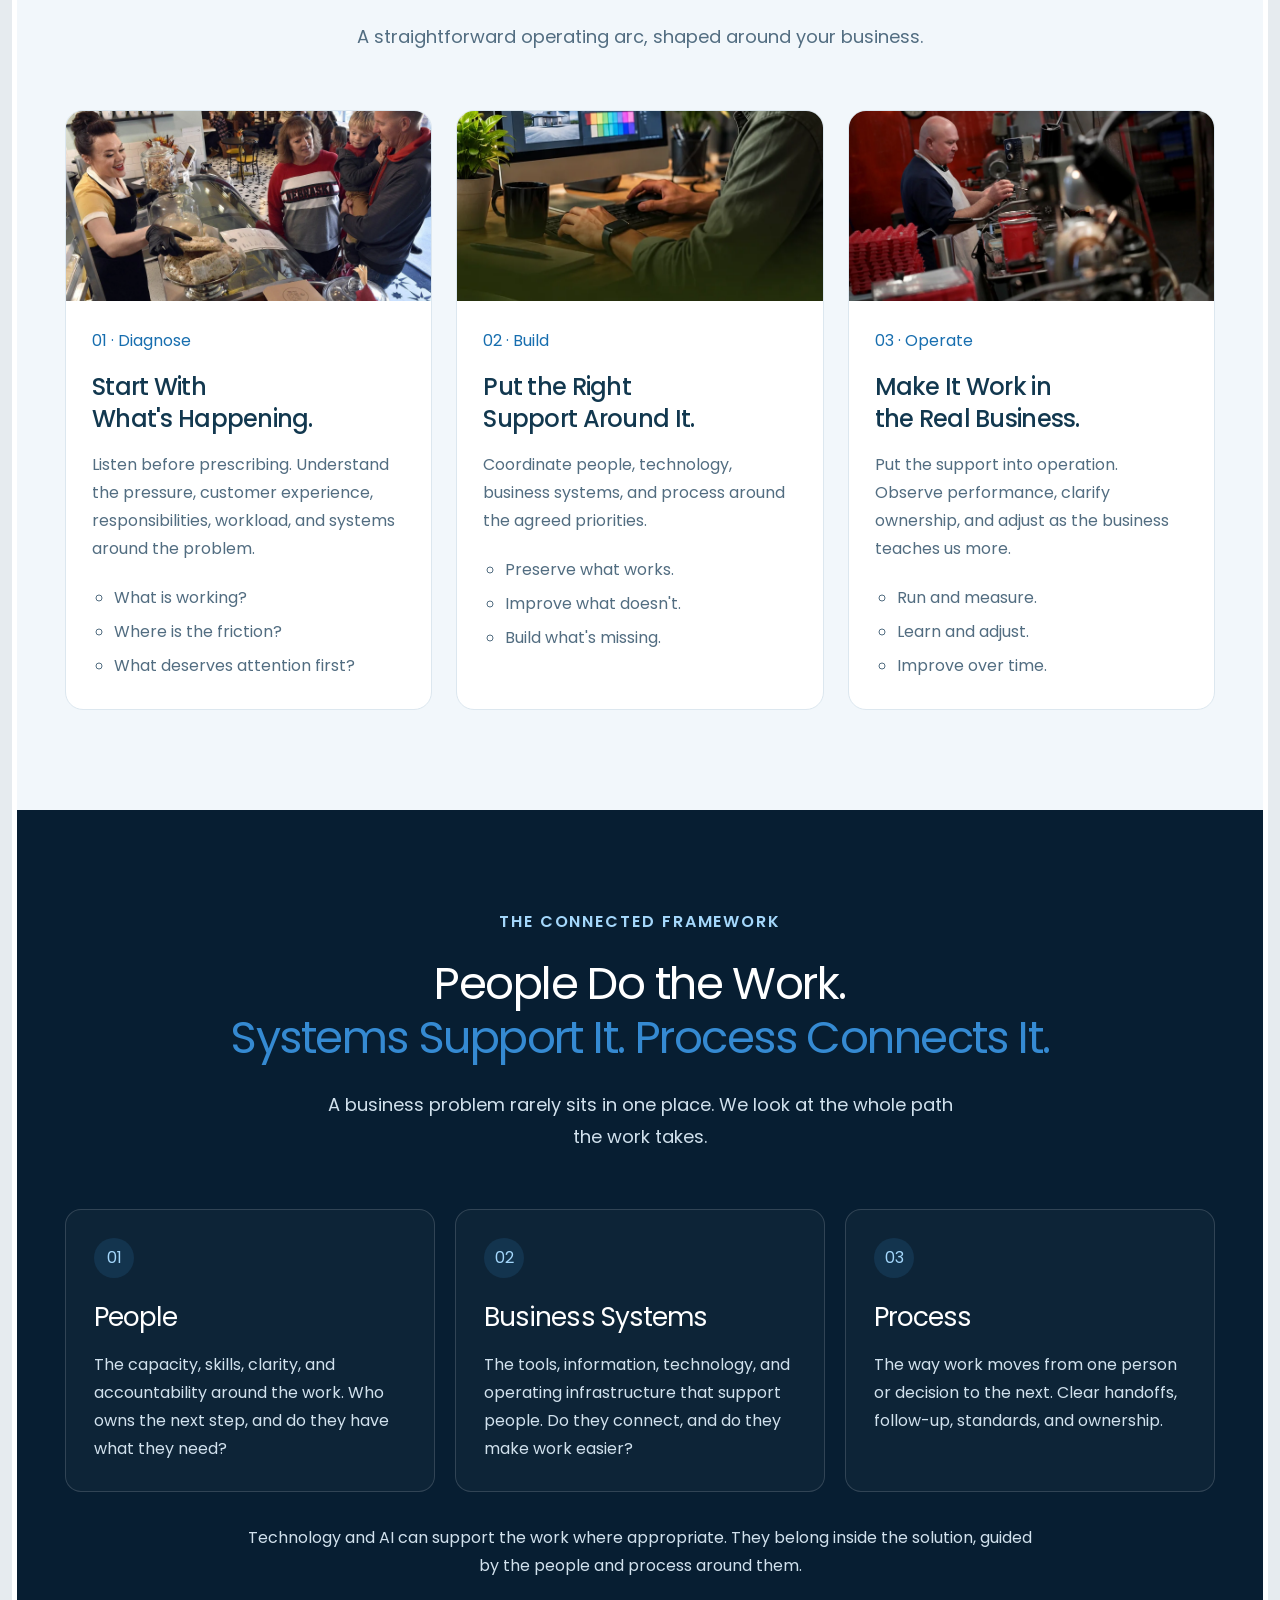
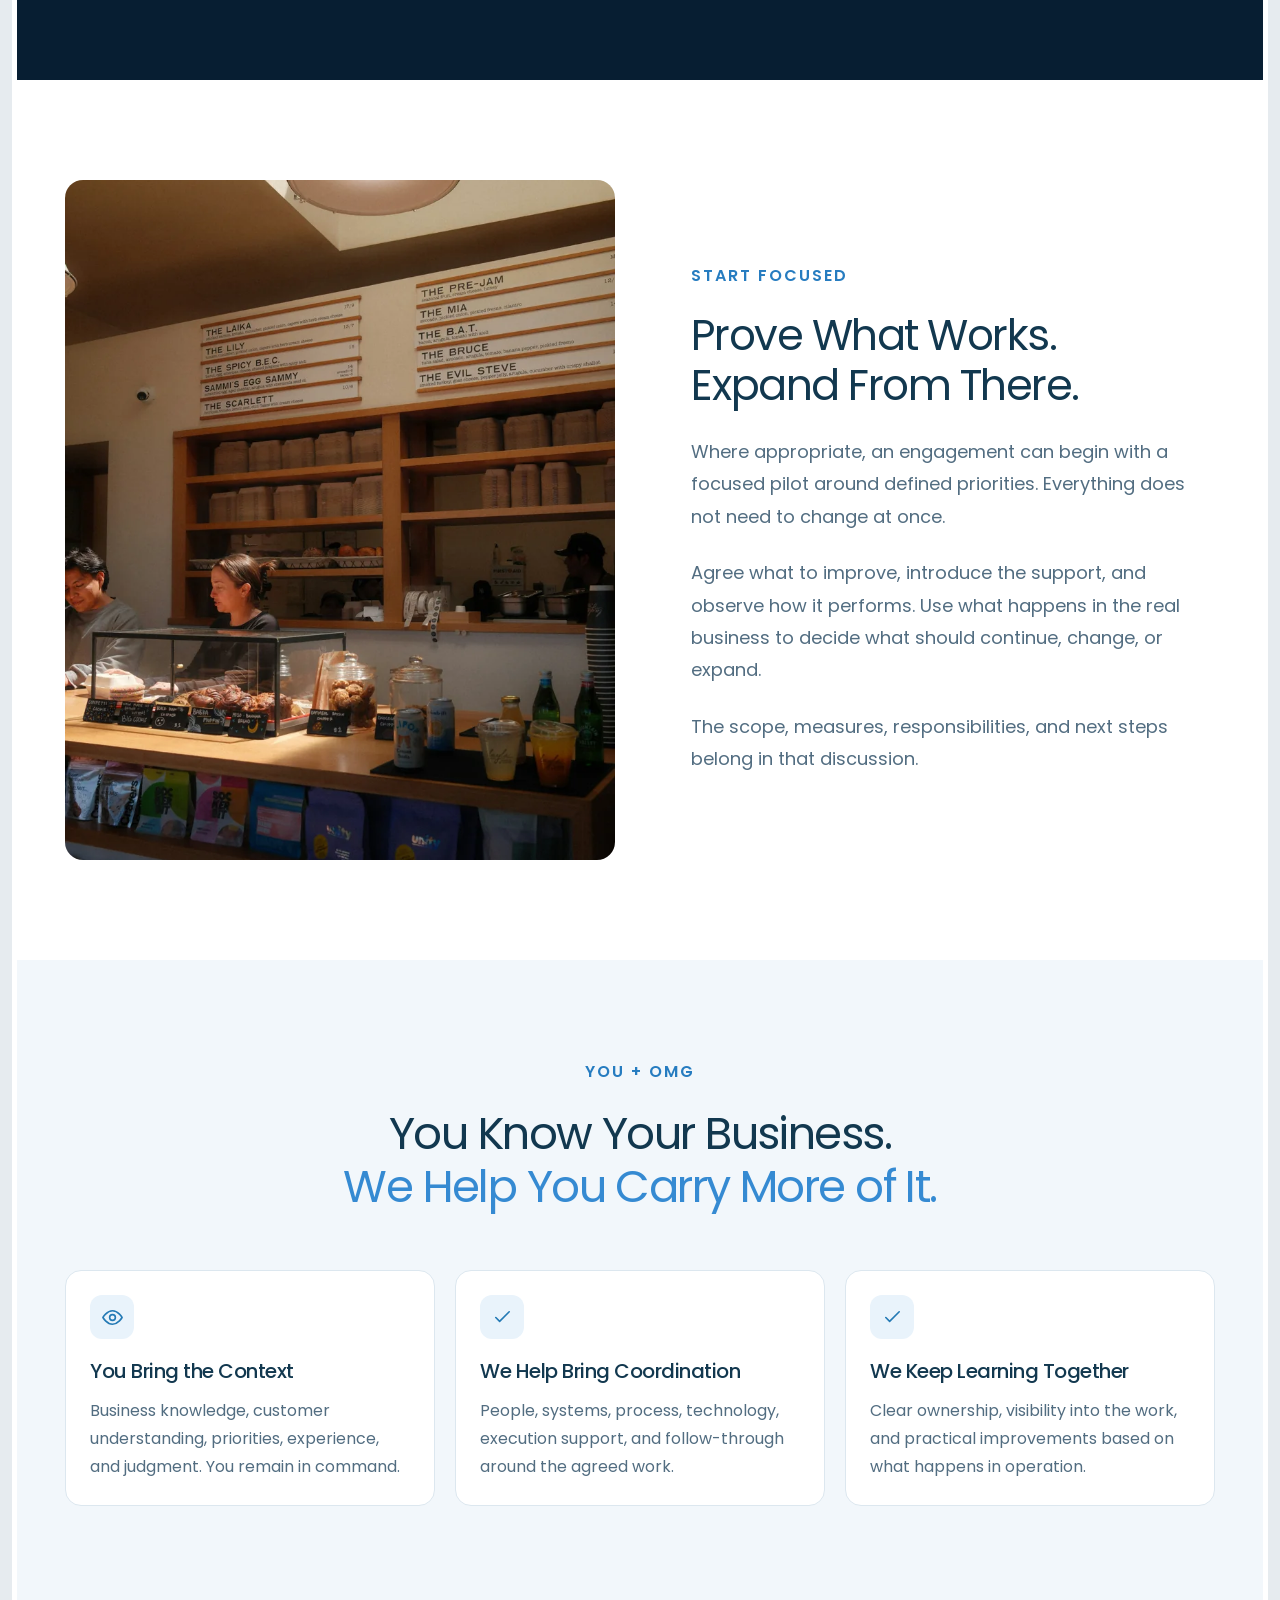
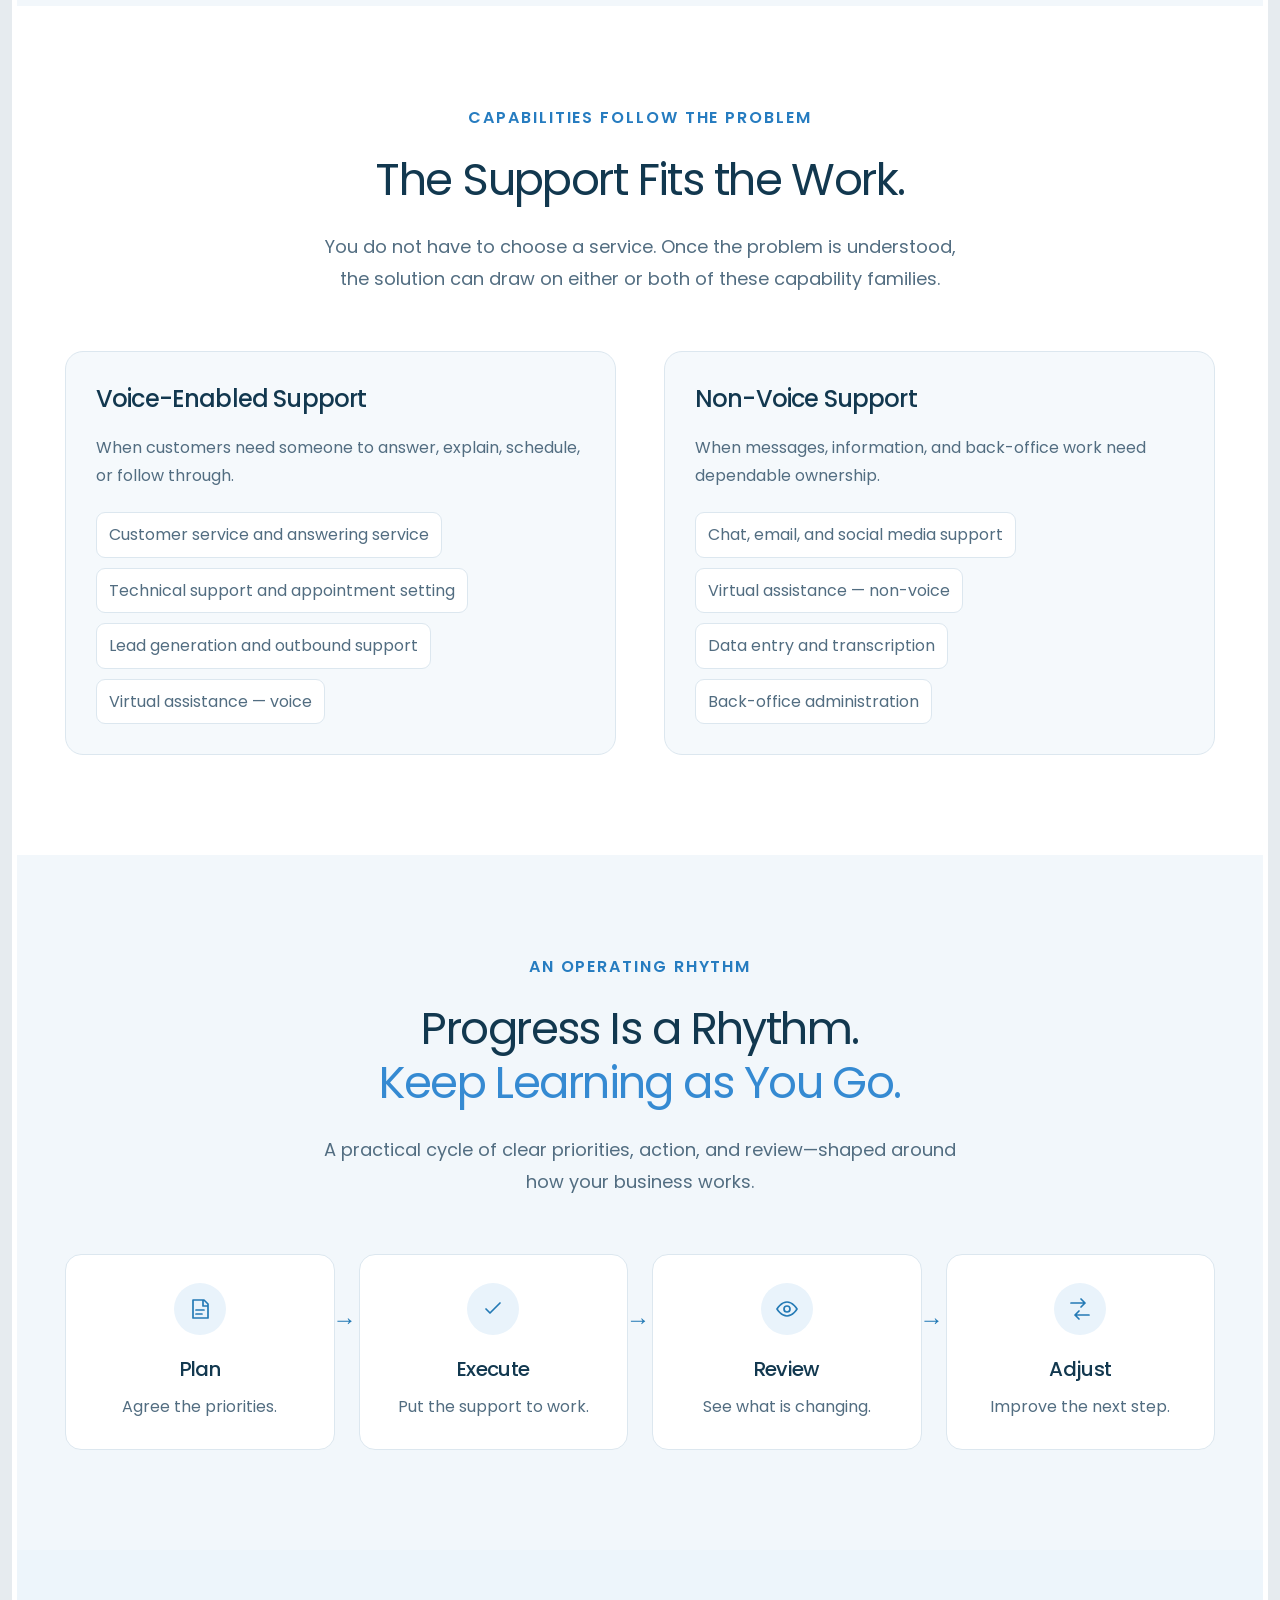
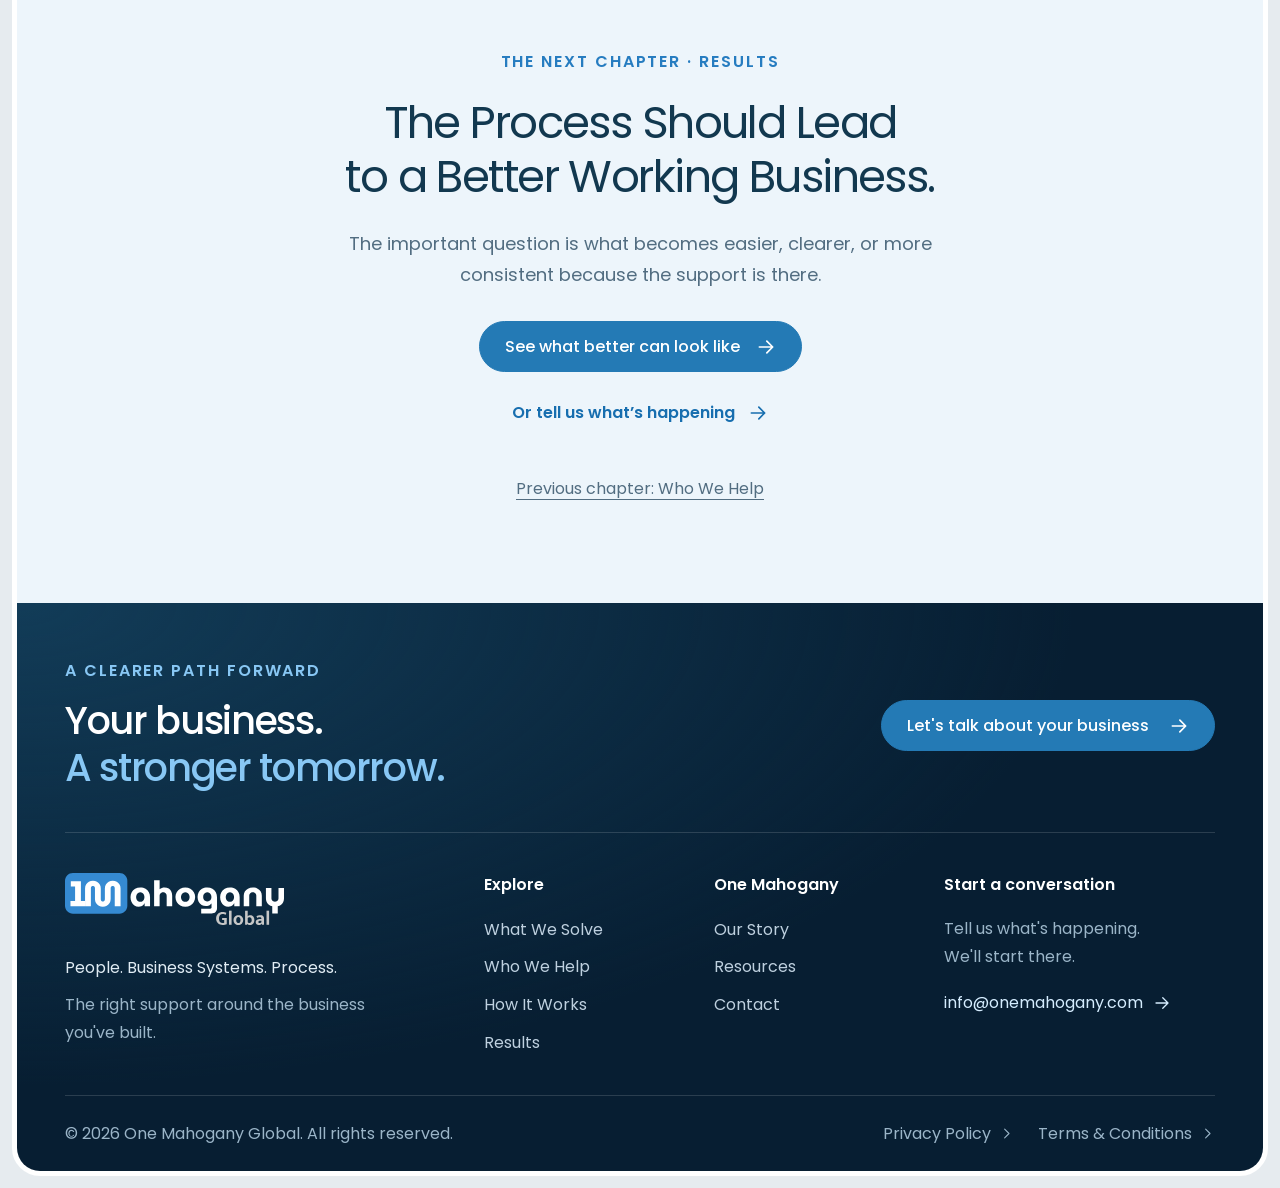
<file: how-it-works.html>
<!doctype html>
<html lang="en"><head><meta charset="utf-8"><meta name="viewport" content="width=device-width,initial-scale=1"><meta name="theme-color" content="#358AD2"><meta name="robots" content="noindex,nofollow"><title>How It Works — One Mahogany Global</title><meta name="description" content="Understand the business, build the right support, and put it to work through Diagnose, Build, and Operate."><link rel="icon" href="favicon.ico?v=20261102a-22ec70d86d65" sizes="any"><link rel="icon" type="image/png" sizes="32x32" href="assets/brand/favicon-32x32.png?v=20261102a-c61fab430d06"><link rel="icon" type="image/png" sizes="16x16" href="assets/brand/favicon-16x16.png?v=20261102a-1eeeab22f7ea"><link rel="icon" type="image/png" sizes="96x96" href="assets/brand/favicon-96x96.png?v=20261102a-48b8cfa2f6a4"><link rel="icon" type="image/svg+xml" href="assets/brand/favicon.svg?v=20261102a-224762e51da7"><link rel="apple-touch-icon" sizes="180x180" href="assets/brand/apple-touch-icon.png?v=20261102a-a03c0e44d3a3"><link rel="manifest" href="site.webmanifest?v=20261102a-9f5b72cb15e7"><link rel="preload" href="assets/fonts/poppins-regular.ttf?v=20261102a-cdedb1729aca" as="font" type="font/ttf" crossorigin><link rel="stylesheet" href="styles.css?v=20261102a-62fc9590e03e"><link rel="stylesheet" href="modern.css?v=20261102a-3c1e15bc5522"><link rel="stylesheet" href="design-system.css?v=20261102a-dadc0b20f99d"><link rel="stylesheet" href="refresh.css?v=20261102a-5893aa2b0cf8"><link rel="stylesheet" href="pages.css?v=20261102a-3a6cf4b7bdec"><script src="header-nav.js?v=20261102a-208bb3a42942" defer></script><script src="site.js?v=20261102a-d7ff24caa701" defer></script></head>
<body class="inner-page"><a class="skip-link" href="#main">Skip to content</a>  <svg class="svg-library" xmlns="http://www.w3.org/2000/svg" aria-hidden="true">
    <symbol id="i-arrow" viewBox="0 0 24 24"><path d="M4 12h15M13 5l7 7-7 7"/></symbol>
    <symbol id="i-phone" viewBox="0 0 24 24"><path d="m5 3 4 1 1 5-3 2a15 15 0 0 0 6 6l2-3 5 1 1 4c0 2-2 3-4 2C9 20 4 15 3 7c-1-2 0-4 2-4Z"/></symbol>
    <symbol id="i-admin" viewBox="0 0 24 24"><path d="M7 3h9l4 4v14H5V3h2Zm8 0v6h5M8 13h8M8 17h6"/></symbol>
    <symbol id="i-leads" viewBox="0 0 24 24"><path d="M4 20v-3a5 5 0 0 1 5-5h3M17 12v8m-4-4 4 4 4-4"/><circle cx="10" cy="6" r="3"/></symbol>
    <symbol id="i-systems" viewBox="0 0 24 24"><rect x="2" y="3" width="8" height="6" rx="1"/><rect x="14" y="15" width="8" height="6" rx="1"/><path d="M6 9v9h8M18 15V6h-8"/></symbol>
    <symbol id="i-owner" viewBox="0 0 24 24"><circle cx="12" cy="6" r="3"/><path d="M5 22v-5a7 7 0 0 1 14 0v5M8 14l4 4 4-4M12 18v4"/></symbol>
    <symbol id="i-more" viewBox="0 0 24 24"><circle cx="4" cy="12" r="1"/><circle cx="12" cy="12" r="1"/><circle cx="20" cy="12" r="1"/></symbol>
    <symbol id="i-clock" viewBox="0 0 24 24"><circle cx="12" cy="12" r="9"/><path d="M12 6v6l4 2"/></symbol>
    <symbol id="i-chat" viewBox="0 0 24 24"><path d="M21 11a9 9 0 0 1-9 9H4l-2 2v-9a9 9 0 1 1 19-2Z"/><path d="M7 9h10M7 13h7"/></symbol>
    <symbol id="i-flow" viewBox="0 0 24 24"><path d="M3 6h14m-4-4 4 4-4 4M21 18H7m4-4-4 4 4 4"/></symbol>
    <symbol id="i-eye" viewBox="0 0 24 24"><path d="M2 12s4-7 10-7 10 7 10 7-4 7-10 7S2 12 2 12Z"/><circle cx="12" cy="12" r="3"/></symbol>
    <symbol id="i-check" viewBox="0 0 24 24"><path d="m5 12 4 4L19 6"/></symbol>
    <symbol id="i-headset" viewBox="0 0 24 24"><path d="M4 14v-3a8 8 0 0 1 16 0v6a4 4 0 0 1-4 4h-3"/><rect x="2" y="11" width="5" height="7" rx="2"/><rect x="17" y="11" width="5" height="7" rx="2"/></symbol>
    <symbol id="i-laptop" viewBox="0 0 24 24"><path d="M4 16V4h16v12M2 16h20l-2 4H4l-2-4Z"/></symbol>
    <symbol id="i-pause" viewBox="0 0 24 24"><path d="M8 5v14M16 5v14"/></symbol>
    <symbol id="i-play" viewBox="0 0 24 24"><path d="m8 5 11 7-11 7V5Z"/></symbol>
    <symbol id="i-volume" viewBox="0 0 24 24"><path d="M3 9v6h4l5 4V5L7 9H3Zm13-1a6 6 0 0 1 0 8m3-11a10 10 0 0 1 0 14"/></symbol>
    <symbol id="i-close" viewBox="0 0 24 24"><path d="m6 6 12 12M6 18 18 6"/></symbol>
    <symbol id="i-users" viewBox="0 0 24 24"><path d="M16 21v-2a4 4 0 0 0-4-4H6a4 4 0 0 0-4 4v2m20 0v-2a4 4 0 0 0-3-3.87M16 3.13a4 4 0 0 1 0 7.75"/><circle cx="9" cy="7" r="4"/></symbol>
    <symbol id="i-mute" viewBox="0 0 24 24"><path d="M3 9v6h4l5 4V5L7 9H3Zm13 0 6 6m0-6-6 6"/></symbol>
    <symbol id="i-chevron-right" viewBox="0 0 24 24"><path d="m9 5 7 7-7 7"/></symbol>
    <symbol id="i-chevron-up" viewBox="0 0 24 24"><path d="m5 15 7-7 7 7"/></symbol>
  </svg>  <header class="site-header" id="site-header">
    <div class="header-inner">
      <a class="brand" href="index.html" aria-label="One Mahogany Global home"><img src="assets/brand/logo-light.svg?v=20261102a-65f7b8a2983a" width="203" height="48" alt="One Mahogany Global"></a>
      <button class="menu-toggle" type="button" aria-expanded="false" aria-controls="mobile-menu"><span></span><span></span><span></span><span class="sr-only">Open navigation</span></button>
      <nav id="main-nav" aria-label="Main navigation"><a class="nav-home-link" href="index.html">Home</a>
        <a href="what-we-solve.html">What We Solve</a><a href="who-we-help.html">Who We Help</a><a href="how-it-works.html" aria-current="page">How It Works</a><a href="results.html">Results</a><a href="about.html">About</a><a href="resources.html">Resources</a>
        <a class="mobile-nav-cta" href="lets-talk.html"><span class="mobile-cta-icon"><svg aria-hidden="true"><use href="#i-chat"/></svg></span><span>Let's talk</span><svg class="mobile-cta-arrow" aria-hidden="true"><use href="#i-arrow"/></svg></a>
      </nav>
      <a class="button button-primary header-cta" href="lets-talk.html">Let's talk <svg><use href="#i-arrow"/></svg></a>
    </div>
  </header><div class="site-frame"><main id="main"><section class="page-hero" id="page-top"><img src="assets/images/collaboration.webp?v=20261102a-5fefb2b57989" width="1600" height="1067" fetchpriority="high" alt="People reviewing work and notes together around a table"><div class="container"><div class="page-hero-content"><p class="eyebrow">How It Works</p><h1>We Don't Start With a Service.<br>We Start With Your Business.</h1><p>Tell us what is getting in the way. Before recommending people, systems, technology, or processes, we first need to understand what is happening inside yours.</p><div class="hero-actions"><a class="button button-primary" href="#page-content">See the approach <svg aria-hidden="true"><use href="#i-arrow"/></svg></a></div></div></div><span class="page-number">04 / 08 · ONE CONTINUOUS CUSTOMER JOURNEY</span></section><section class="page-section " id="page-content"><div class="container"><div class="section-heading"><p class="eyebrow">The Business Concierge</p><h2>One Place to Start.<br><em>The Right Support From There.</em></h2><p>You know the symptoms. You should not have to diagnose every operational cause alone.</p></div><div class="insight-grid photo-insights"><article class="insight-card"><img src="assets/images/concierge-listen.webp?v=20261102a-3f08fc2ebba3" width="1600" height="1067" loading="lazy" alt="Two people talking inside a neighborhood barbershop"><div class="insight-copy"><span class="insight-symbol"><svg aria-hidden="true"><use href="#i-chat"/></svg></span><h3>You Bring the Situation</h3><p>The missed call. The task that keeps coming back. The work your team no longer has room to manage.</p></div></article><article class="insight-card"><img src="assets/images/concierge-review.webp?v=20261102a-6ba15e0778d1" width="1600" height="1067" loading="lazy" alt="A tradesperson reviewing the work with a customer"><div class="insight-copy"><span class="insight-symbol"><svg aria-hidden="true"><use href="#i-eye"/></svg></span><h3>We Help Make Sense of It</h3><p>We look at what happens around the problem, what is already working, and where the work gets stuck.</p></div></article><article class="insight-card"><img src="assets/images/concierge-plan.webp?v=20261102a-d7d00eedb841" width="1600" height="1067" loading="lazy" alt="Two mechanics discussing a vehicle in their workshop"><div class="insight-copy"><span class="insight-symbol"><svg aria-hidden="true"><use href="#i-admin"/></svg></span><h3>Together, We Set Priorities</h3><p>We discuss what needs attention first, what support could help, and what a sensible next step would involve.</p></div></article></div></div></section><section class="page-section soft"><div class="container"><div class="section-heading"><p class="eyebrow">The OMG method</p><h2>Diagnose. Build. Operate.</h2><p>A straightforward operating arc, shaped around your business.</p></div><ol class="method-steps"><li><figure><img src="assets/images/method-listen.webp?v=20261102a-66045ad0b5bb" width="1600" height="1067" loading="lazy" alt="A store team discussing work at the service counter"></figure><div class="method-body"><span>01 · Diagnose</span><h3>Start With What's Happening.</h3><p>Listen before prescribing. Understand the pressure, customer experience, responsibilities, workload, and systems around the problem.</p><ul><li>What is working?</li><li>Where is the friction?</li><li>What deserves attention first?</li></ul></div></li><li><figure><img src="assets/images/method-connect.webp?v=20261102a-b38bc80ecbce" width="1600" height="1067" loading="lazy" alt="A person organizing digital work on a laptop"></figure><div class="method-body"><span>02 · Build</span><h3>Put the Right Support Around It.</h3><p>Coordinate people, technology, business systems, and process around the agreed priorities.</p><ul><li>Preserve what works.</li><li>Improve what doesn't.</li><li>Build what's missing.</li></ul></div></li><li><figure><img src="assets/images/method-serve.webp?v=20261102a-4d0fd5c681af" width="1600" height="1067" loading="lazy" alt="A café owner preparing a customer order"></figure><div class="method-body"><span>03 · Operate</span><h3>Make It Work in the Real Business.</h3><p>Put the support into operation. Observe performance, clarify ownership, and adjust as the business teaches us more.</p><ul><li>Run and measure.</li><li>Learn and adjust.</li><li>Improve over time.</li></ul></div></li></ol></div></section><section class="page-section dark"><div class="container"><div class="section-heading"><p class="eyebrow">The connected framework</p><h2>People Do the Work.<br><em>Systems Support It. Process Connects It.</em></h2><p>A business problem rarely sits in one place. We look at the whole path the work takes.</p></div><div class="framework"><article><h3>People</h3><p>The capacity, skills, clarity, and accountability around the work. Who owns the next step, and do they have what they need?</p></article><article><h3>Business Systems</h3><p>The tools, information, technology, and operating infrastructure that support people. Do they connect, and do they make work easier?</p></article><article><h3>Process</h3><p>The way work moves from one person or decision to the next. Clear handoffs, follow-up, standards, and ownership.</p></article></div><p class="framework-note">Technology and AI can support the work where appropriate. They belong inside the solution, guided by the people and process around them.</p></div></section><section class="page-section "><div class="container"><div class="story-split "><figure class="story-photo"><img src="assets/images/method-organized-work.webp?v=20261102a-72bc7c409e3a" width="1600" height="1067" loading="lazy" alt="An organized service workspace with storage and a working counter"></figure><div class="story-copy"><p class="eyebrow">Start focused</p><h2>Prove What Works.<br>Expand From There.</h2><p>Where appropriate, an engagement can begin with a focused pilot around defined priorities. Everything does not need to change at once.</p><p>Agree what to improve, introduce the support, and observe how it performs. Use what happens in the real business to decide what should continue, change, or expand.</p><p>The scope, measures, responsibilities, and next steps belong in that discussion.</p></div></div></div></section><section class="page-section soft"><div class="container"><div class="section-heading"><p class="eyebrow">You + OMG</p><h2>You Know Your Business.<br><em>We Help You Carry More of It.</em></h2></div><div class="insight-grid"><article class="insight-card"><div class="insight-copy"><span class="insight-symbol"><svg aria-hidden="true"><use href="#i-eye"/></svg></span><h3>You Bring the Context</h3><p>Business knowledge, customer understanding, priorities, experience, and judgment. You remain in command.</p></div></article><article class="insight-card"><div class="insight-copy"><span class="insight-symbol"><svg aria-hidden="true"><use href="#i-check"/></svg></span><h3>We Help Bring Coordination</h3><p>People, systems, process, technology, execution support, and follow-through around the agreed work.</p></div></article><article class="insight-card"><div class="insight-copy"><span class="insight-symbol"><svg aria-hidden="true"><use href="#i-check"/></svg></span><h3>We Keep Learning Together</h3><p>Clear ownership, visibility into the work, and practical improvements based on what happens in operation.</p></div></article></div></div></section><section class="page-section "><div class="container"><div class="section-heading"><p class="eyebrow">Capabilities follow the problem</p><h2>The Support Fits the Work.</h2><p>You do not have to choose a service. Once the problem is understood, the solution can draw on either or both of these capability families.</p></div><div class="capability-pair"><article><h3>Voice-Enabled Support</h3><p>When customers need someone to answer, explain, schedule, or follow through.</p><ul><li>Customer service and answering service</li><li>Technical support and appointment setting</li><li>Lead generation and outbound support</li><li>Virtual assistance — voice</li></ul></article><article><h3>Non-Voice Support</h3><p>When messages, information, and back-office work need dependable ownership.</p><ul><li>Chat, email, and social media support</li><li>Virtual assistance — non-voice</li><li>Data entry and transcription</li><li>Back-office administration</li></ul></article></div></div></section><section class="page-section soft"><div class="container"><div class="section-heading"><p class="eyebrow">An operating rhythm</p><h2>Progress Is a Rhythm.<br><em>Keep Learning as You Go.</em></h2><p>A practical cycle of clear priorities, action, and review—shaped around how your business works.</p></div><ol class="operating-rhythm"><li><span><svg aria-hidden="true"><use href="#i-admin"/></svg></span><h3>Plan</h3><p>Agree the priorities.</p></li><li><span><svg aria-hidden="true"><use href="#i-check"/></svg></span><h3>Execute</h3><p>Put the support to work.</p></li><li><span><svg aria-hidden="true"><use href="#i-eye"/></svg></span><h3>Review</h3><p>See what is changing.</p></li><li><span><svg aria-hidden="true"><use href="#i-flow"/></svg></span><h3>Adjust</h3><p>Improve the next step.</p></li></ol></div></section><section class="page-section next-chapter"><div class="container"><p class="eyebrow">The next chapter · Results</p><h2>The Process Should Lead<br>to a Better Working Business.</h2><p>The important question is what becomes easier, clearer, or more consistent because the support is there.</p><a class="button button-primary" href="results.html">See what better can look like <svg aria-hidden="true"><use href="#i-arrow"/></svg></a><a class="text-link" href="lets-talk.html">Or tell us what’s happening <svg aria-hidden="true"><use href="#i-arrow"/></svg></a><a class="journey-back" href="who-we-help.html">Previous chapter: Who We Help</a></div></section></main>  <footer class="site-footer">
    <div class="container">
      <div class="footer-invitation">
        <div><p class="eyebrow">A clearer path forward</p><h2>Your business.<br><span>A stronger tomorrow.</span></h2></div>
        <a class="button button-primary" href="lets-talk.html">Let's talk about your business <svg aria-hidden="true"><use href="#i-arrow"/></svg></a>
      </div>
      <div class="footer-main">
        <div class="footer-identity">
          <a class="brand" href="index.html" aria-label="One Mahogany Global home"><img src="assets/brand/logo-light.svg?v=20261102a-65f7b8a2983a" width="203" height="48" loading="lazy" alt="One Mahogany Global"></a>
          <p class="footer-brand-line">People. Business Systems. Process.</p>
          <p class="footer-note">The right support around the business you've built.</p>
        </div>
        <nav class="footer-link-group" aria-label="Explore One Mahogany"><h3>Explore</h3><a href="what-we-solve.html">What We Solve</a><a href="who-we-help.html">Who We Help</a><a href="how-it-works.html">How It Works</a><a href="results.html">Results</a></nav>
        <nav class="footer-link-group" aria-label="About One Mahogany"><h3>One Mahogany</h3><a href="about.html">Our Story</a><a href="resources.html">Resources</a><a href="lets-talk.html">Contact</a></nav>
        <div class="footer-contact"><h3>Start a conversation</h3><p>Tell us what's happening.<br>We'll start there.</p><a class="footer-email" href="mailto:info@onemahogany.com">info@onemahogany.com <svg aria-hidden="true"><use href="#i-arrow"/></svg></a></div>
      </div>
      <div class="footer-bottom">
        <p>© <span id="copyright-year">2026</span> One Mahogany Global. All rights reserved.</p>
        <div class="footer-legal"><a href="https://onemahogany.com/privacy-policy/" target="_blank" rel="noopener noreferrer">Privacy Policy <svg aria-hidden="true"><use href="#i-chevron-right"/></svg></a><a href="https://onemahogany.com/terms-and-conditions/" target="_blank" rel="noopener noreferrer">Terms &amp; Conditions <svg aria-hidden="true"><use href="#i-chevron-right"/></svg></a></div>
      </div>
    </div>
  </footer></div><noscript><p class="noscript-note">Email <a href="mailto:info@onemahogany.com">info@onemahogany.com</a> to start a conversation. Resource filters and email draft preparation require JavaScript.</p></noscript></body></html>
</file>
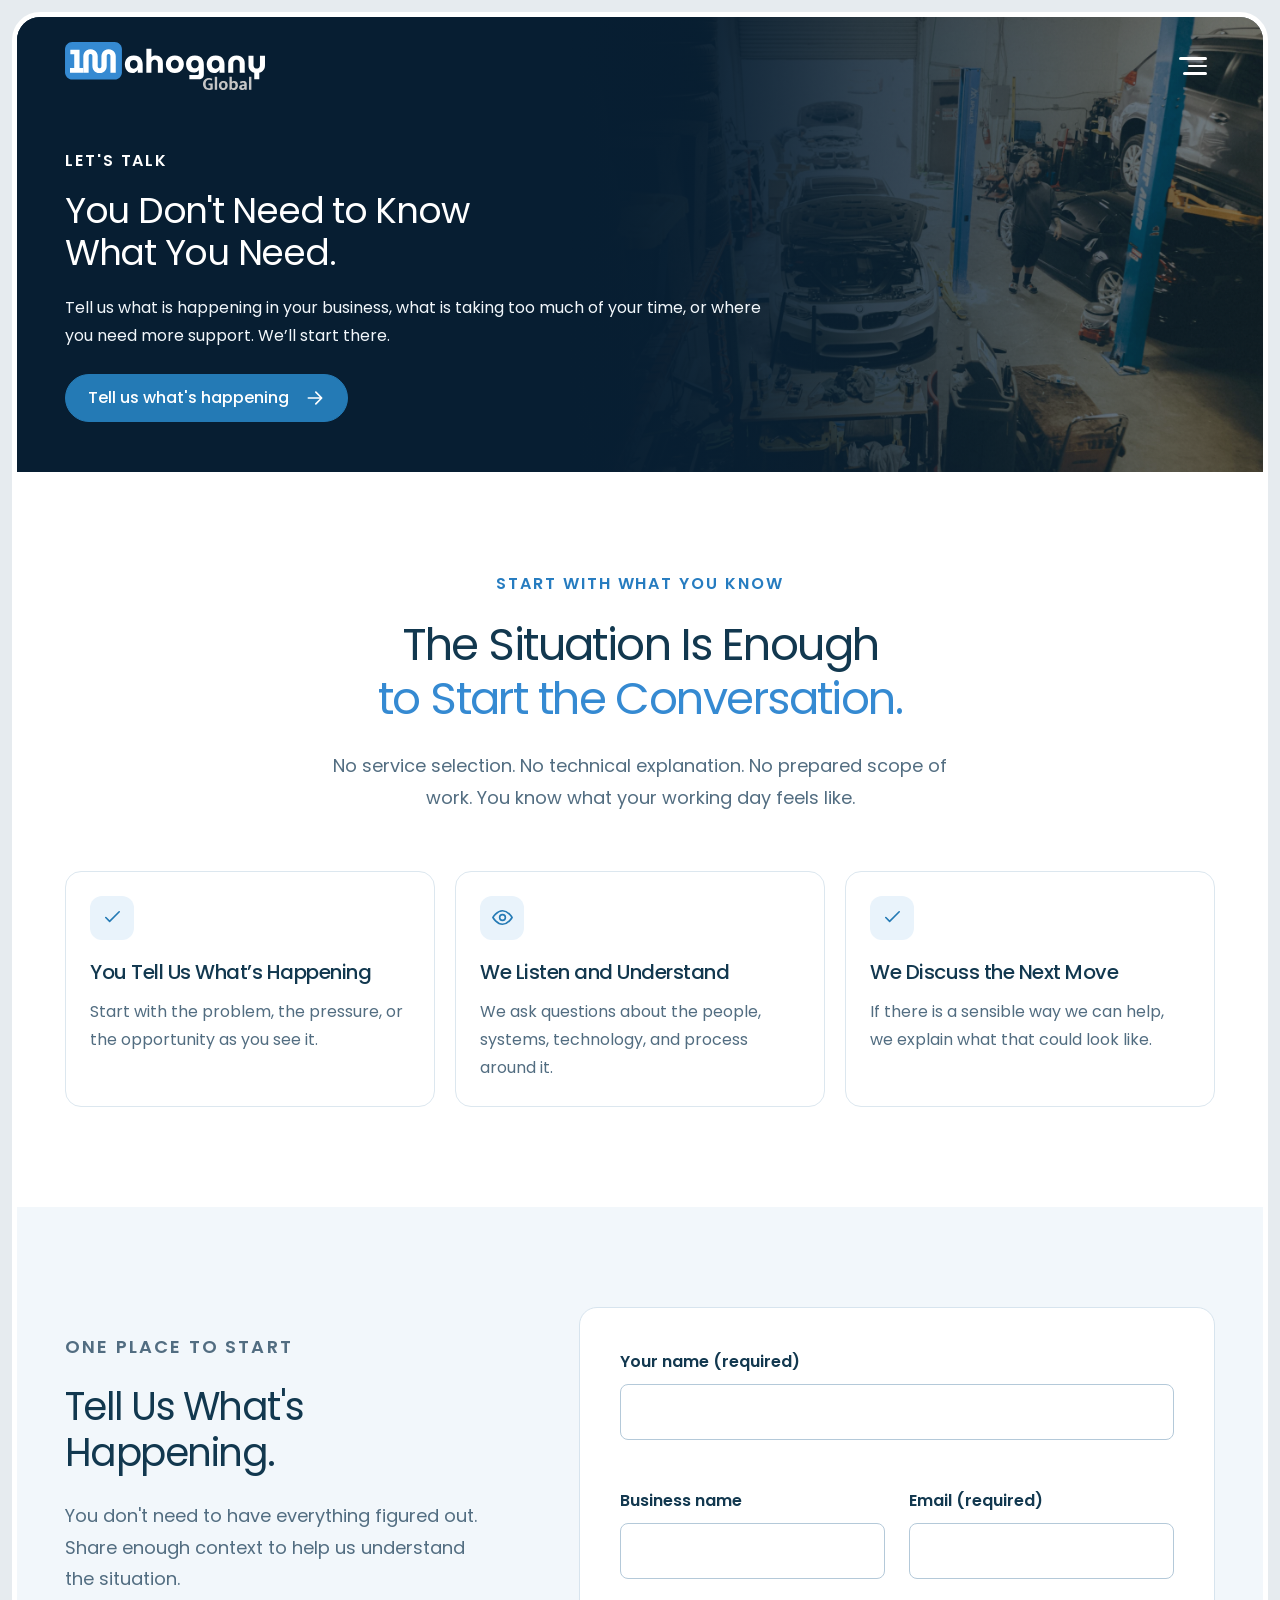
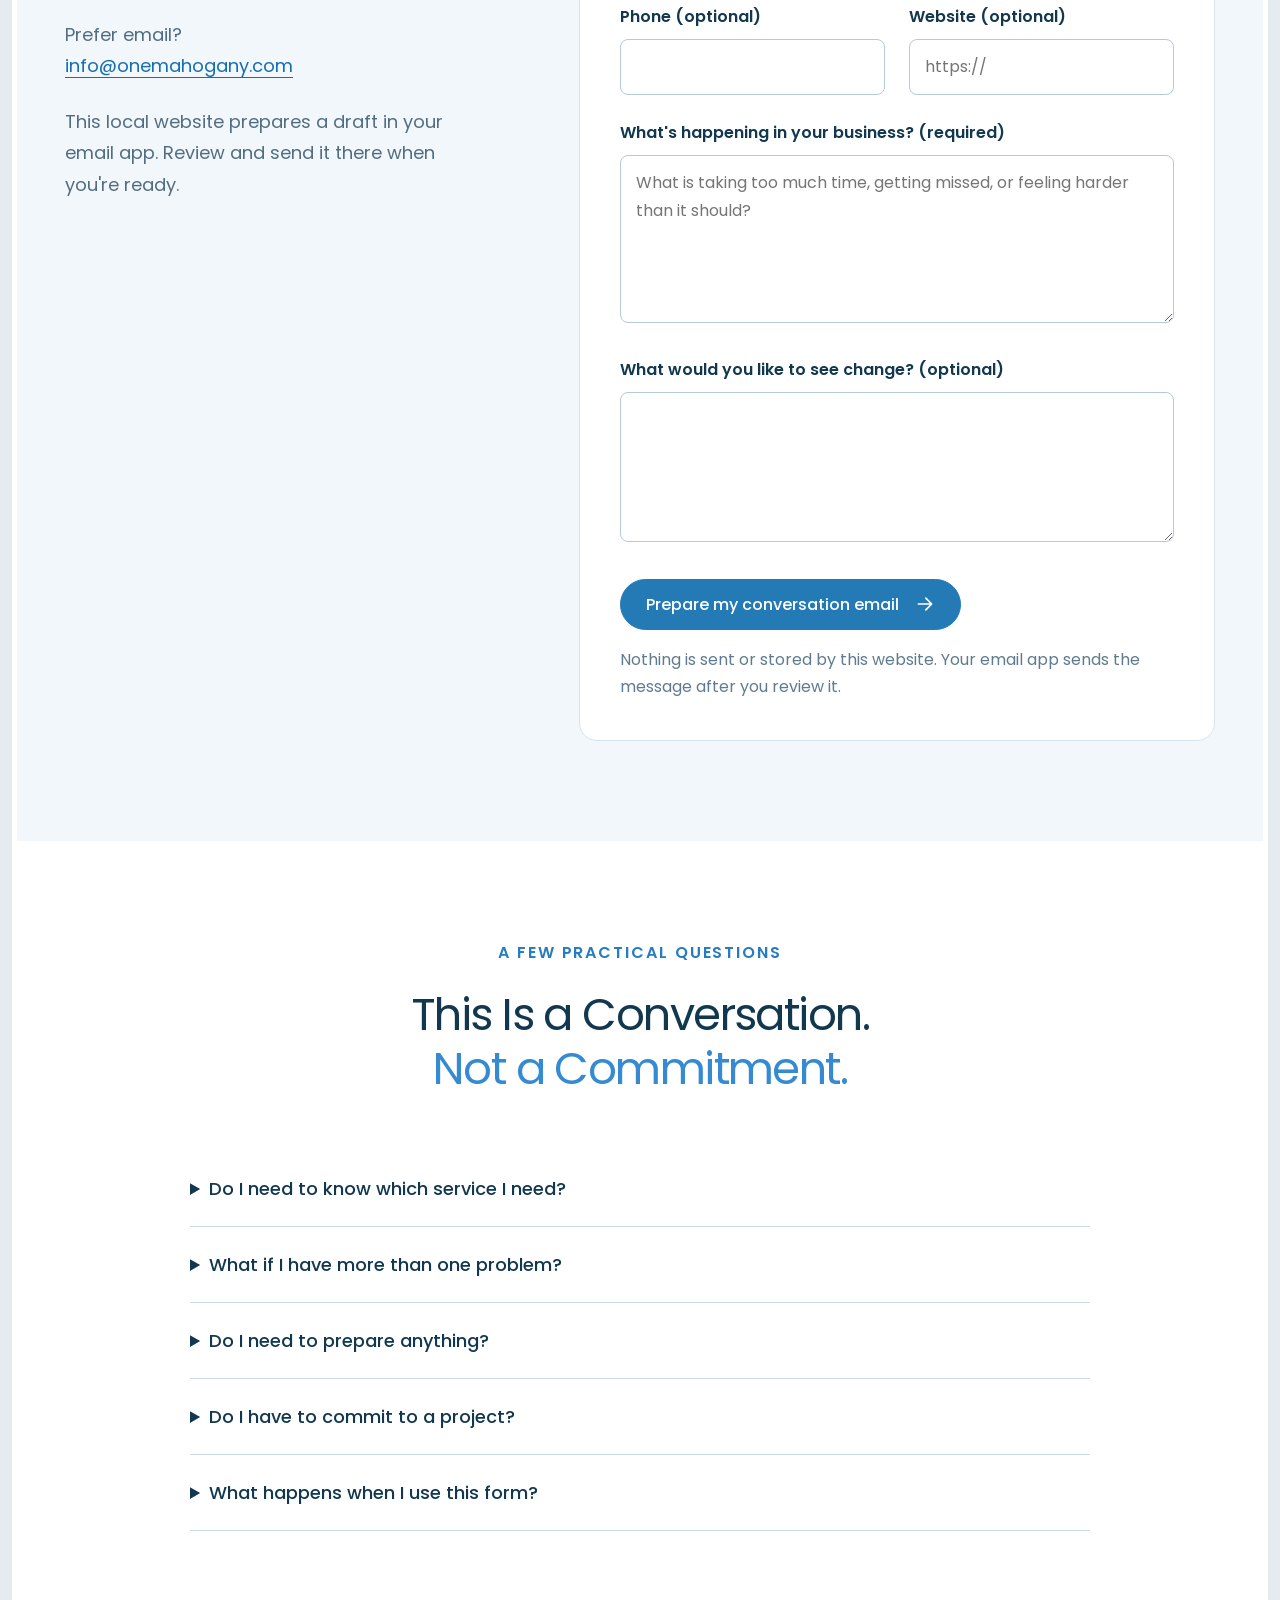
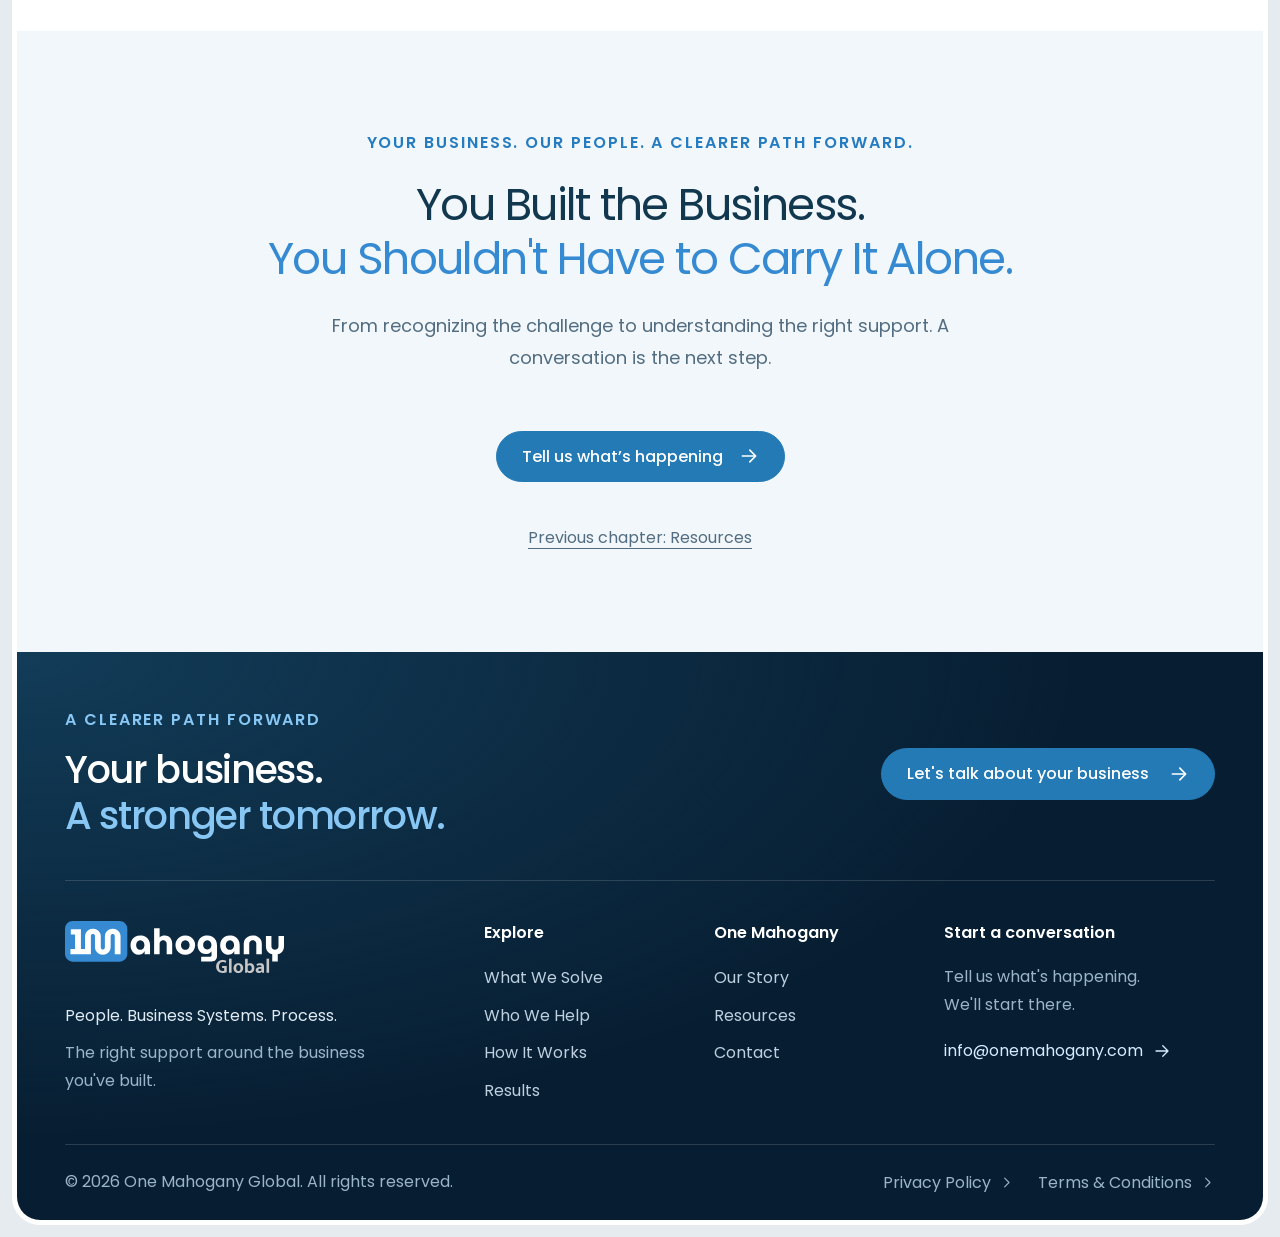
<file: lets-talk.html>
<!doctype html>
<html lang="en"><head><meta charset="utf-8"><meta name="viewport" content="width=device-width,initial-scale=1"><meta name="theme-color" content="#358AD2"><meta name="robots" content="noindex,nofollow"><title>Let&#x27;s Talk — One Mahogany Global</title><meta name="description" content="Tell us what is happening in your business. No service selection or technical diagnosis required."><link rel="icon" href="favicon.ico?v=20261102a-22ec70d86d65" sizes="any"><link rel="icon" type="image/png" sizes="32x32" href="assets/brand/favicon-32x32.png?v=20261102a-c61fab430d06"><link rel="icon" type="image/png" sizes="16x16" href="assets/brand/favicon-16x16.png?v=20261102a-1eeeab22f7ea"><link rel="icon" type="image/png" sizes="96x96" href="assets/brand/favicon-96x96.png?v=20261102a-48b8cfa2f6a4"><link rel="icon" type="image/svg+xml" href="assets/brand/favicon.svg?v=20261102a-224762e51da7"><link rel="apple-touch-icon" sizes="180x180" href="assets/brand/apple-touch-icon.png?v=20261102a-a03c0e44d3a3"><link rel="manifest" href="site.webmanifest?v=20261102a-9f5b72cb15e7"><link rel="preload" href="assets/fonts/poppins-regular.ttf?v=20261102a-cdedb1729aca" as="font" type="font/ttf" crossorigin><link rel="stylesheet" href="styles.css?v=20261102a-62fc9590e03e"><link rel="stylesheet" href="modern.css?v=20261102a-3c1e15bc5522"><link rel="stylesheet" href="design-system.css?v=20261102a-dadc0b20f99d"><link rel="stylesheet" href="refresh.css?v=20261102a-5893aa2b0cf8"><link rel="stylesheet" href="pages.css?v=20261102a-3a6cf4b7bdec"><script src="header-nav.js?v=20261102a-208bb3a42942" defer></script><script src="site.js?v=20261102a-d7ff24caa701" defer></script></head>
<body class="inner-page"><a class="skip-link" href="#main">Skip to content</a>  <svg class="svg-library" xmlns="http://www.w3.org/2000/svg" aria-hidden="true">
    <symbol id="i-arrow" viewBox="0 0 24 24"><path d="M4 12h15M13 5l7 7-7 7"/></symbol>
    <symbol id="i-phone" viewBox="0 0 24 24"><path d="m5 3 4 1 1 5-3 2a15 15 0 0 0 6 6l2-3 5 1 1 4c0 2-2 3-4 2C9 20 4 15 3 7c-1-2 0-4 2-4Z"/></symbol>
    <symbol id="i-admin" viewBox="0 0 24 24"><path d="M7 3h9l4 4v14H5V3h2Zm8 0v6h5M8 13h8M8 17h6"/></symbol>
    <symbol id="i-leads" viewBox="0 0 24 24"><path d="M4 20v-3a5 5 0 0 1 5-5h3M17 12v8m-4-4 4 4 4-4"/><circle cx="10" cy="6" r="3"/></symbol>
    <symbol id="i-systems" viewBox="0 0 24 24"><rect x="2" y="3" width="8" height="6" rx="1"/><rect x="14" y="15" width="8" height="6" rx="1"/><path d="M6 9v9h8M18 15V6h-8"/></symbol>
    <symbol id="i-owner" viewBox="0 0 24 24"><circle cx="12" cy="6" r="3"/><path d="M5 22v-5a7 7 0 0 1 14 0v5M8 14l4 4 4-4M12 18v4"/></symbol>
    <symbol id="i-more" viewBox="0 0 24 24"><circle cx="4" cy="12" r="1"/><circle cx="12" cy="12" r="1"/><circle cx="20" cy="12" r="1"/></symbol>
    <symbol id="i-clock" viewBox="0 0 24 24"><circle cx="12" cy="12" r="9"/><path d="M12 6v6l4 2"/></symbol>
    <symbol id="i-chat" viewBox="0 0 24 24"><path d="M21 11a9 9 0 0 1-9 9H4l-2 2v-9a9 9 0 1 1 19-2Z"/><path d="M7 9h10M7 13h7"/></symbol>
    <symbol id="i-flow" viewBox="0 0 24 24"><path d="M3 6h14m-4-4 4 4-4 4M21 18H7m4-4-4 4 4 4"/></symbol>
    <symbol id="i-eye" viewBox="0 0 24 24"><path d="M2 12s4-7 10-7 10 7 10 7-4 7-10 7S2 12 2 12Z"/><circle cx="12" cy="12" r="3"/></symbol>
    <symbol id="i-check" viewBox="0 0 24 24"><path d="m5 12 4 4L19 6"/></symbol>
    <symbol id="i-headset" viewBox="0 0 24 24"><path d="M4 14v-3a8 8 0 0 1 16 0v6a4 4 0 0 1-4 4h-3"/><rect x="2" y="11" width="5" height="7" rx="2"/><rect x="17" y="11" width="5" height="7" rx="2"/></symbol>
    <symbol id="i-laptop" viewBox="0 0 24 24"><path d="M4 16V4h16v12M2 16h20l-2 4H4l-2-4Z"/></symbol>
    <symbol id="i-pause" viewBox="0 0 24 24"><path d="M8 5v14M16 5v14"/></symbol>
    <symbol id="i-play" viewBox="0 0 24 24"><path d="m8 5 11 7-11 7V5Z"/></symbol>
    <symbol id="i-volume" viewBox="0 0 24 24"><path d="M3 9v6h4l5 4V5L7 9H3Zm13-1a6 6 0 0 1 0 8m3-11a10 10 0 0 1 0 14"/></symbol>
    <symbol id="i-close" viewBox="0 0 24 24"><path d="m6 6 12 12M6 18 18 6"/></symbol>
    <symbol id="i-users" viewBox="0 0 24 24"><path d="M16 21v-2a4 4 0 0 0-4-4H6a4 4 0 0 0-4 4v2m20 0v-2a4 4 0 0 0-3-3.87M16 3.13a4 4 0 0 1 0 7.75"/><circle cx="9" cy="7" r="4"/></symbol>
    <symbol id="i-mute" viewBox="0 0 24 24"><path d="M3 9v6h4l5 4V5L7 9H3Zm13 0 6 6m0-6-6 6"/></symbol>
    <symbol id="i-chevron-right" viewBox="0 0 24 24"><path d="m9 5 7 7-7 7"/></symbol>
    <symbol id="i-chevron-up" viewBox="0 0 24 24"><path d="m5 15 7-7 7 7"/></symbol>
  </svg>  <header class="site-header" id="site-header">
    <div class="header-inner">
      <a class="brand" href="index.html" aria-label="One Mahogany Global home"><img src="assets/brand/logo-light.svg?v=20261102a-65f7b8a2983a" width="203" height="48" alt="One Mahogany Global"></a>
      <button class="menu-toggle" type="button" aria-expanded="false" aria-controls="mobile-menu"><span></span><span></span><span></span><span class="sr-only">Open navigation</span></button>
      <nav id="main-nav" aria-label="Main navigation"><a class="nav-home-link" href="index.html">Home</a>
        <a href="what-we-solve.html">What We Solve</a><a href="who-we-help.html">Who We Help</a><a href="how-it-works.html">How It Works</a><a href="results.html">Results</a><a href="about.html">About</a><a href="resources.html">Resources</a>
        <a class="mobile-nav-cta" href="lets-talk.html" aria-current="page"><span class="mobile-cta-icon"><svg aria-hidden="true"><use href="#i-chat"/></svg></span><span>Let's talk</span><svg class="mobile-cta-arrow" aria-hidden="true"><use href="#i-arrow"/></svg></a>
      </nav>
      <a class="button button-primary header-cta" href="lets-talk.html" aria-current="page">Let's talk <svg><use href="#i-arrow"/></svg></a>
    </div>
  </header><div class="site-frame"><main id="main"><section class="page-hero" id="page-top"><img src="assets/images/repair-workshop.webp?v=20261102a-7ec374440764" width="1600" height="1067" fetchpriority="high" alt="A person carrying out practical work in a repair workshop"><div class="container"><div class="page-hero-content"><p class="eyebrow">Let's talk</p><h1>You Don't Need to Know<br>What You Need.</h1><p>Tell us what is happening in your business, what is taking too much of your time, or where you need more support. We’ll start there.</p><div class="hero-actions"><a class="button button-primary" href="#conversation">Tell us what's happening <svg aria-hidden="true"><use href="#i-arrow"/></svg></a></div></div></div><span class="page-number">08 / 08 · ONE CONTINUOUS CUSTOMER JOURNEY</span></section><section class="page-section " id="page-content"><div class="container"><div class="section-heading"><p class="eyebrow">Start with what you know</p><h2>The Situation Is Enough<br><em>to Start the Conversation.</em></h2><p>No service selection. No technical explanation. No prepared scope of work. You know what your working day feels like.</p></div><div class="insight-grid"><article class="insight-card"><div class="insight-copy"><span class="insight-symbol"><svg aria-hidden="true"><use href="#i-check"/></svg></span><h3>You Tell Us What’s Happening</h3><p>Start with the problem, the pressure, or the opportunity as you see it.</p></div></article><article class="insight-card"><div class="insight-copy"><span class="insight-symbol"><svg aria-hidden="true"><use href="#i-eye"/></svg></span><h3>We Listen and Understand</h3><p>We ask questions about the people, systems, technology, and process around it.</p></div></article><article class="insight-card"><div class="insight-copy"><span class="insight-symbol"><svg aria-hidden="true"><use href="#i-check"/></svg></span><h3>We Discuss the Next Move</h3><p>If there is a sensible way we can help, we explain what that could look like.</p></div></article></div></div></section><section class="page-section soft" id="conversation"><div class="container"><div class="contact-layout"><div class="contact-aside"><p class="eyebrow">One place to start</p><h2>Tell Us What's<br>Happening.</h2><p>You don't need to have everything figured out. Share enough context to help us understand the situation.</p><p>Prefer email?<br><a href="mailto:info@onemahogany.com">info@onemahogany.com</a></p><p>This local website prepares a draft in your email app. Review and send it there when you're ready.</p></div><div><form class="conversation-form" id="conversation-form"><label for="your-name">Your name (required)</label><input id="your-name" name="name" autocomplete="name" required maxlength="120"><div class="form-grid"><div><label for="your-business">Business name</label><input id="your-business" name="business" autocomplete="organization" maxlength="160"></div><div><label for="your-email">Email (required)</label><input id="your-email" name="email" type="email" autocomplete="email" required maxlength="254"></div><div><label for="your-phone">Phone (optional)</label><input id="your-phone" name="phone" type="tel" autocomplete="tel" maxlength="40"></div><div><label for="your-website">Website (optional)</label><input id="your-website" name="website" type="url" autocomplete="url" placeholder="https://" maxlength="300"></div></div><label for="your-situation">What's happening in your business? (required)</label><textarea id="your-situation" name="message" rows="5" required maxlength="4000" placeholder="What is taking too much time, getting missed, or feeling harder than it should?"></textarea><label for="your-change">What would you like to see change? (optional)</label><textarea id="your-change" name="change" rows="3" maxlength="2000"></textarea><button class="button button-primary" type="submit">Prepare my conversation email <svg aria-hidden="true"><use href="#i-arrow"/></svg></button><p class="form-note">Nothing is sent or stored by this website. Your email app sends the message after you review it.</p></form><div class="form-confirmation" id="conversation-ready" hidden role="status"><h3 tabindex="-1" id="conversation-ready-title">Your Email Draft Is Ready.</h3><p>Open the draft in your email app, check the details, and send it when you're ready. This website has not sent your message.</p><a class="button button-primary" id="conversation-draft" href="mailto:info@onemahogany.com">Open email draft <svg aria-hidden="true"><use href="#i-arrow"/></svg></a><button class="text-link" type="button" id="conversation-edit">Edit my message</button><p>If your email app does not open, email info@onemahogany.com directly.</p></div></div></div></div></section><section class="page-section "><div class="container"><div class="section-heading"><p class="eyebrow">A few practical questions</p><h2>This Is a Conversation.<br><em>Not a Commitment.</em></h2></div><div class="faq-list"><details><summary>Do I need to know which service I need?</summary><p>No. Start by telling us what is happening. The conversation comes before choosing the support.</p></details><details><summary>What if I have more than one problem?</summary><p>Business problems often involve several moving parts. We can help determine what deserves attention first.</p></details><details><summary>Do I need to prepare anything?</summary><p>No formal scope or technical explanation is required. A recent example of what is getting in the way is enough to start.</p></details><details><summary>Do I have to commit to a project?</summary><p>The first conversation is about understanding the situation and whether there is a sensible next step.</p></details><details><summary>What happens when I use this form?</summary><p>The form prepares an email draft. Review and send it from your email app. The website does not submit your message to a server.</p></details></div></div></section><section class="page-section soft"><div class="container"><div class="section-heading"><p class="eyebrow">Your business. Our people. A clearer path forward.</p><h2>You Built the Business.<br><em>You Shouldn't Have to Carry It Alone.</em></h2><p>From recognizing the challenge to understanding the right support. A conversation is the next step.</p></div><div style="text-align:center"><a class="button button-primary" href="#conversation">Tell us what’s happening <svg aria-hidden="true"><use href="#i-arrow"/></svg></a><a class="journey-back" href="resources.html">Previous chapter: Resources</a></div></div></section></main>  <footer class="site-footer">
    <div class="container">
      <div class="footer-invitation">
        <div><p class="eyebrow">A clearer path forward</p><h2>Your business.<br><span>A stronger tomorrow.</span></h2></div>
        <a class="button button-primary" href="lets-talk.html">Let's talk about your business <svg aria-hidden="true"><use href="#i-arrow"/></svg></a>
      </div>
      <div class="footer-main">
        <div class="footer-identity">
          <a class="brand" href="index.html" aria-label="One Mahogany Global home"><img src="assets/brand/logo-light.svg?v=20261102a-65f7b8a2983a" width="203" height="48" loading="lazy" alt="One Mahogany Global"></a>
          <p class="footer-brand-line">People. Business Systems. Process.</p>
          <p class="footer-note">The right support around the business you've built.</p>
        </div>
        <nav class="footer-link-group" aria-label="Explore One Mahogany"><h3>Explore</h3><a href="what-we-solve.html">What We Solve</a><a href="who-we-help.html">Who We Help</a><a href="how-it-works.html">How It Works</a><a href="results.html">Results</a></nav>
        <nav class="footer-link-group" aria-label="About One Mahogany"><h3>One Mahogany</h3><a href="about.html">Our Story</a><a href="resources.html">Resources</a><a href="lets-talk.html">Contact</a></nav>
        <div class="footer-contact"><h3>Start a conversation</h3><p>Tell us what's happening.<br>We'll start there.</p><a class="footer-email" href="mailto:info@onemahogany.com">info@onemahogany.com <svg aria-hidden="true"><use href="#i-arrow"/></svg></a></div>
      </div>
      <div class="footer-bottom">
        <p>© <span id="copyright-year">2026</span> One Mahogany Global. All rights reserved.</p>
        <div class="footer-legal"><a href="https://onemahogany.com/privacy-policy/" target="_blank" rel="noopener noreferrer">Privacy Policy <svg aria-hidden="true"><use href="#i-chevron-right"/></svg></a><a href="https://onemahogany.com/terms-and-conditions/" target="_blank" rel="noopener noreferrer">Terms &amp; Conditions <svg aria-hidden="true"><use href="#i-chevron-right"/></svg></a></div>
      </div>
    </div>
  </footer></div><noscript><p class="noscript-note">Email <a href="mailto:info@onemahogany.com">info@onemahogany.com</a> to start a conversation. Resource filters and email draft preparation require JavaScript.</p></noscript></body></html>
</file>
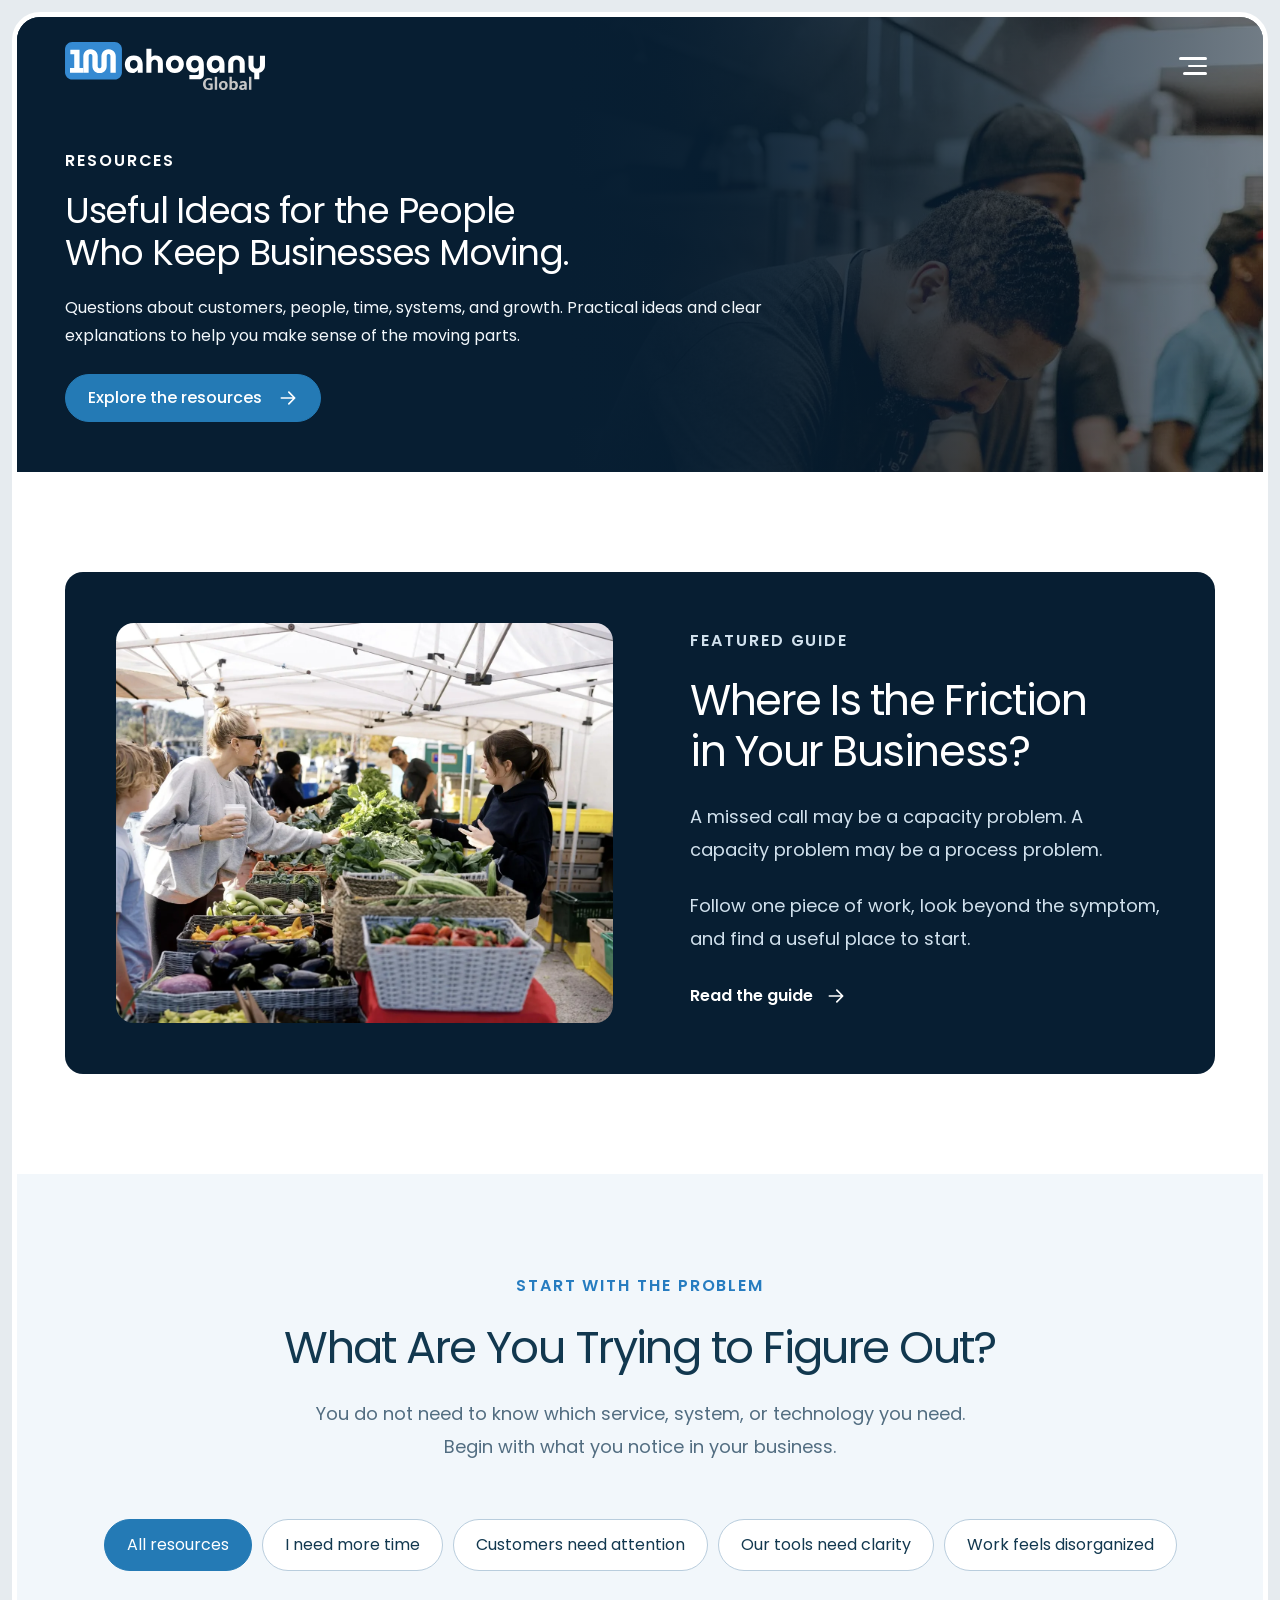
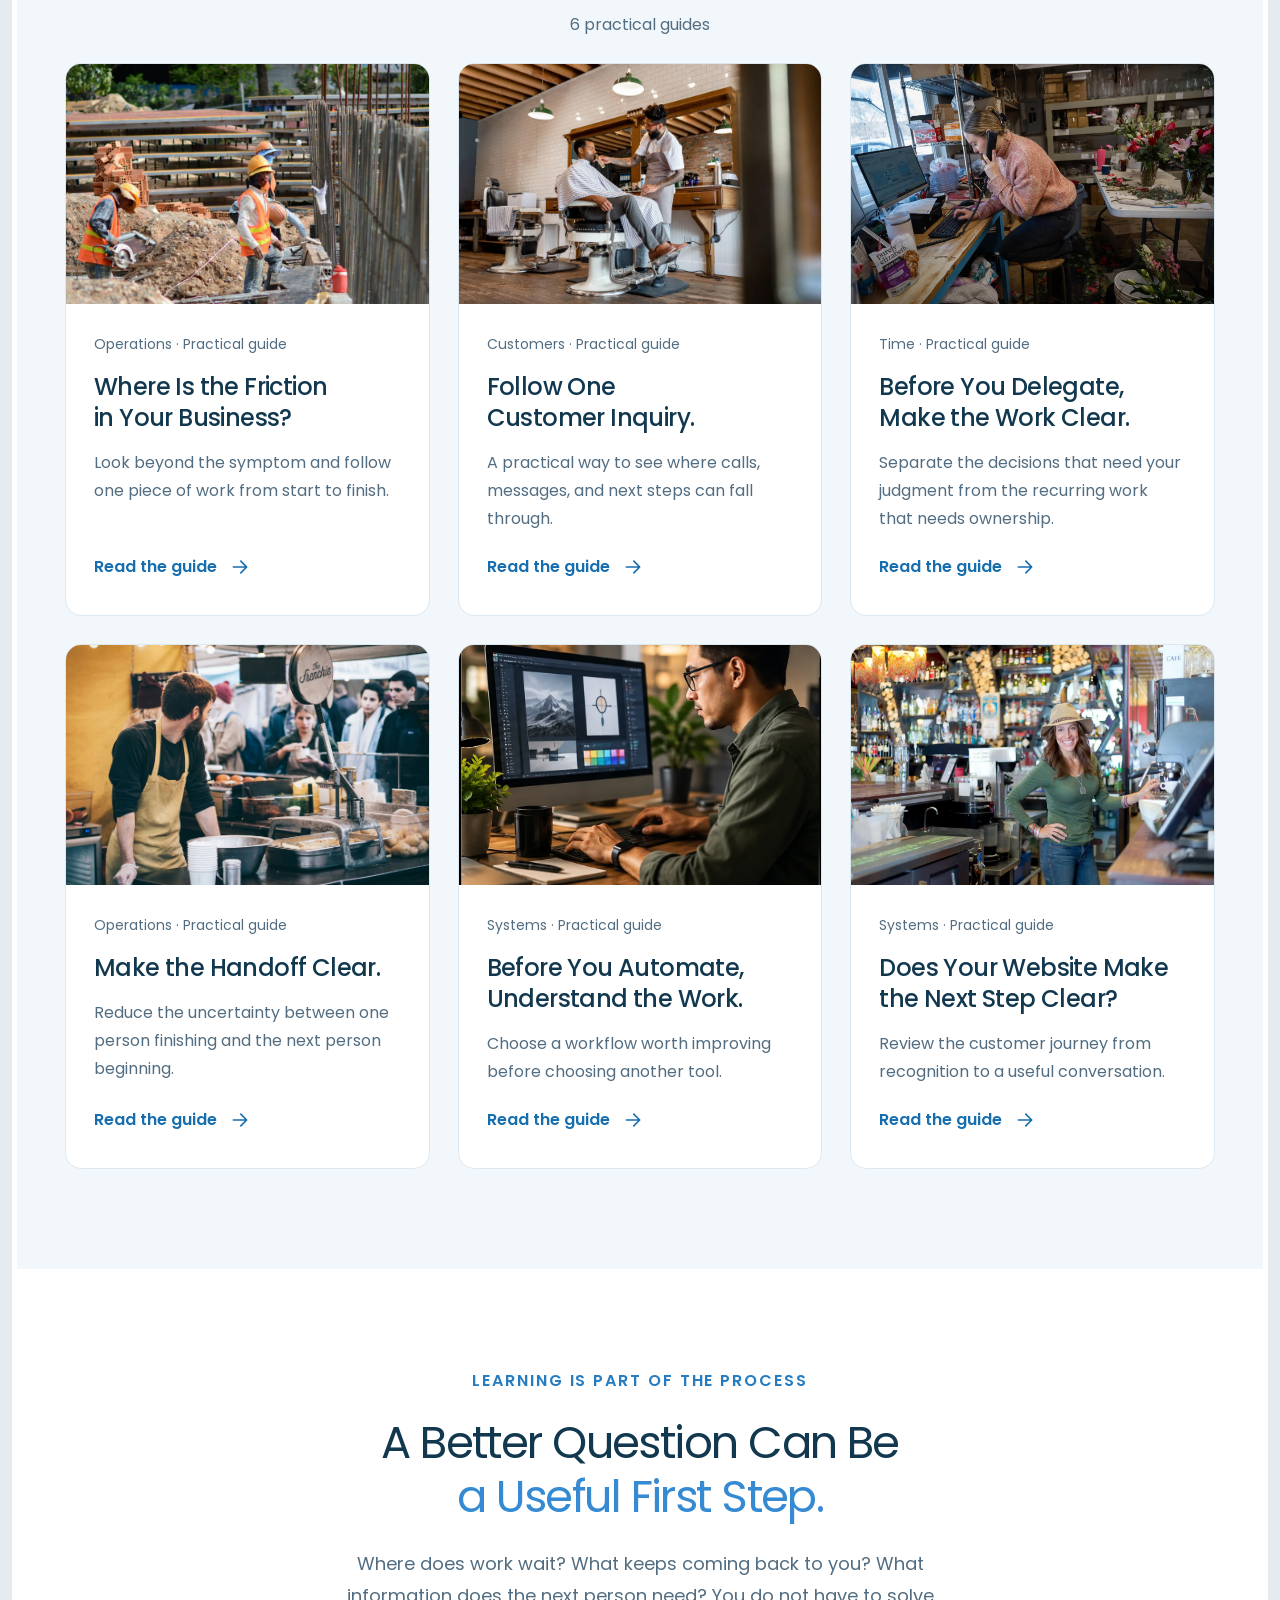
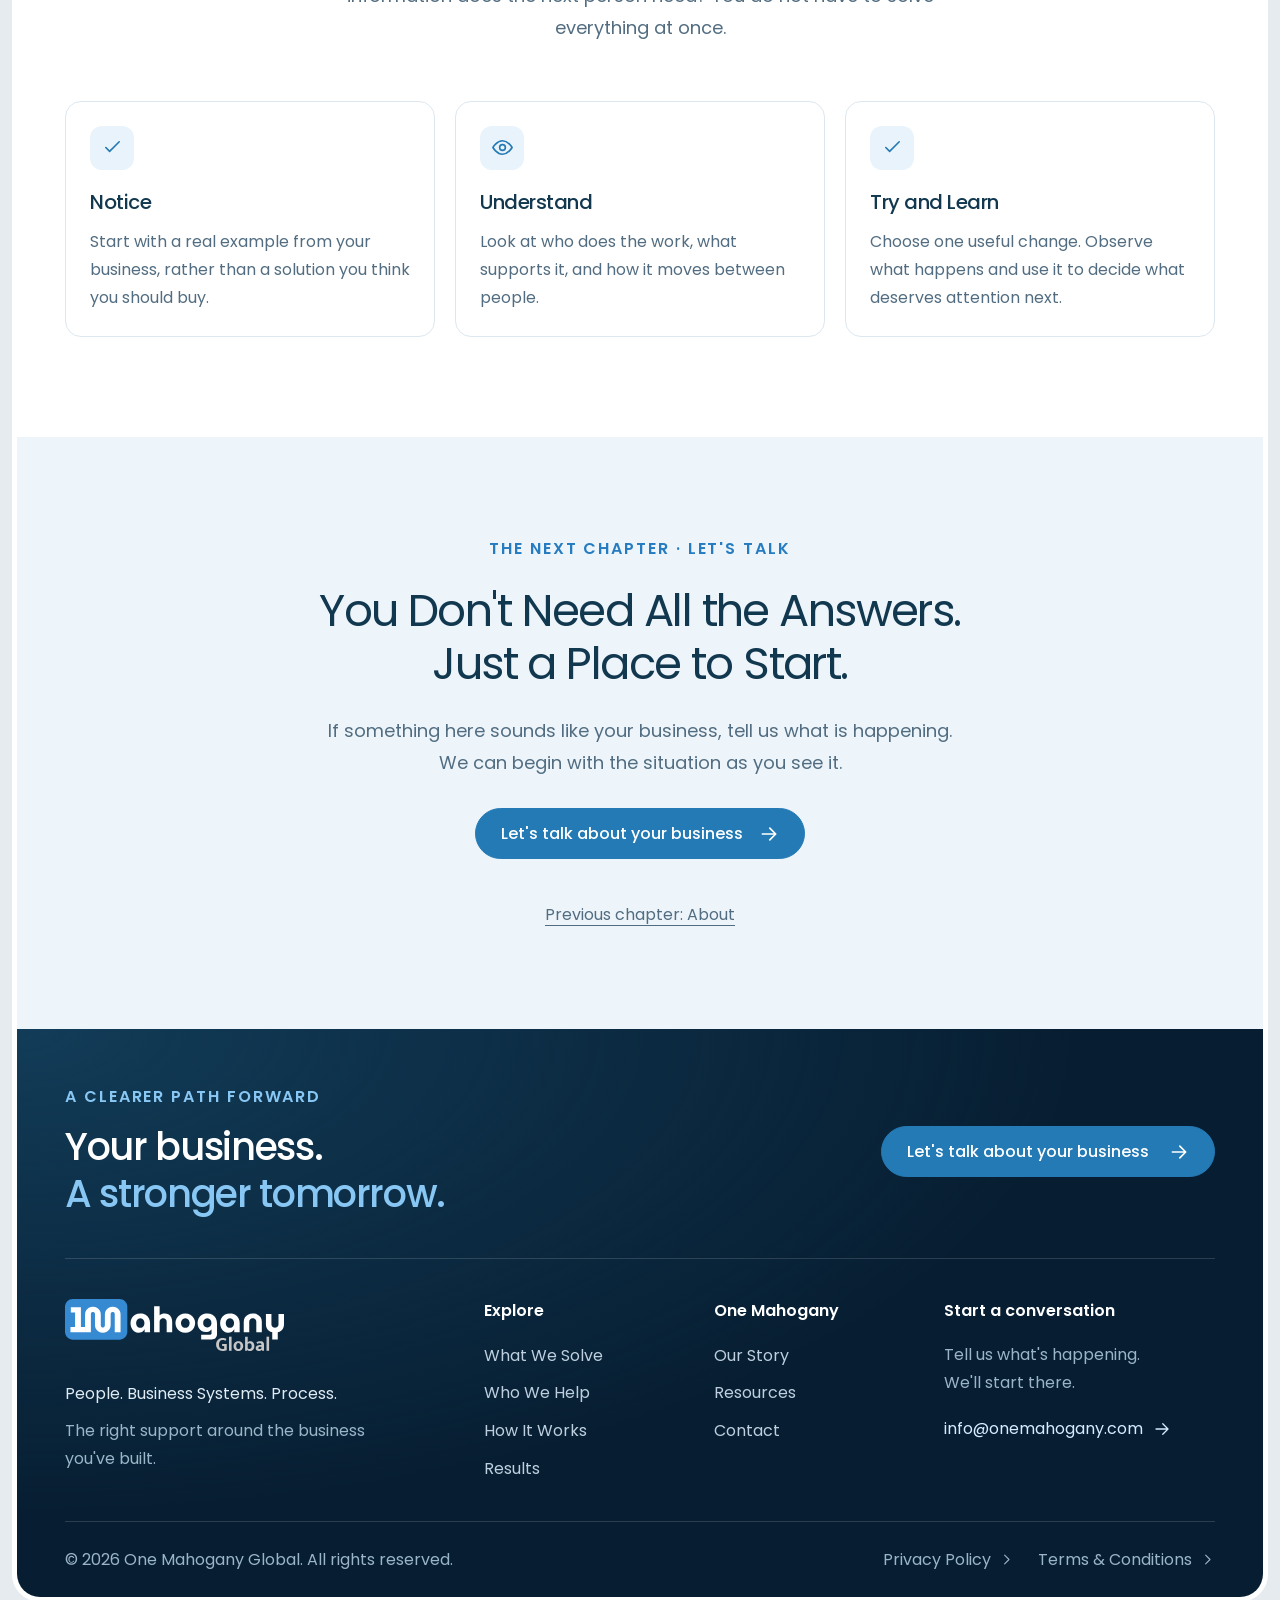
<file: resources.html>
<!doctype html>
<html lang="en"><head><meta charset="utf-8"><meta name="viewport" content="width=device-width,initial-scale=1"><meta name="theme-color" content="#358AD2"><meta name="robots" content="noindex,nofollow"><title>Resources — One Mahogany Global</title><meta name="description" content="Practical guides for business owners on time, customers, systems, handoffs, delegation, and operational friction."><link rel="icon" href="favicon.ico?v=20261102a-22ec70d86d65" sizes="any"><link rel="icon" type="image/png" sizes="32x32" href="assets/brand/favicon-32x32.png?v=20261102a-c61fab430d06"><link rel="icon" type="image/png" sizes="16x16" href="assets/brand/favicon-16x16.png?v=20261102a-1eeeab22f7ea"><link rel="icon" type="image/png" sizes="96x96" href="assets/brand/favicon-96x96.png?v=20261102a-48b8cfa2f6a4"><link rel="icon" type="image/svg+xml" href="assets/brand/favicon.svg?v=20261102a-224762e51da7"><link rel="apple-touch-icon" sizes="180x180" href="assets/brand/apple-touch-icon.png?v=20261102a-a03c0e44d3a3"><link rel="manifest" href="site.webmanifest?v=20261102a-9f5b72cb15e7"><link rel="preload" href="assets/fonts/poppins-regular.ttf?v=20261102a-cdedb1729aca" as="font" type="font/ttf" crossorigin><link rel="stylesheet" href="styles.css?v=20261102a-62fc9590e03e"><link rel="stylesheet" href="modern.css?v=20261102a-3c1e15bc5522"><link rel="stylesheet" href="design-system.css?v=20261102a-dadc0b20f99d"><link rel="stylesheet" href="refresh.css?v=20261102a-5893aa2b0cf8"><link rel="stylesheet" href="pages.css?v=20261102a-3a6cf4b7bdec"><script src="header-nav.js?v=20261102a-208bb3a42942" defer></script><script src="site.js?v=20261102a-d7ff24caa701" defer></script></head>
<body class="inner-page"><a class="skip-link" href="#main">Skip to content</a>  <svg class="svg-library" xmlns="http://www.w3.org/2000/svg" aria-hidden="true">
    <symbol id="i-arrow" viewBox="0 0 24 24"><path d="M4 12h15M13 5l7 7-7 7"/></symbol>
    <symbol id="i-phone" viewBox="0 0 24 24"><path d="m5 3 4 1 1 5-3 2a15 15 0 0 0 6 6l2-3 5 1 1 4c0 2-2 3-4 2C9 20 4 15 3 7c-1-2 0-4 2-4Z"/></symbol>
    <symbol id="i-admin" viewBox="0 0 24 24"><path d="M7 3h9l4 4v14H5V3h2Zm8 0v6h5M8 13h8M8 17h6"/></symbol>
    <symbol id="i-leads" viewBox="0 0 24 24"><path d="M4 20v-3a5 5 0 0 1 5-5h3M17 12v8m-4-4 4 4 4-4"/><circle cx="10" cy="6" r="3"/></symbol>
    <symbol id="i-systems" viewBox="0 0 24 24"><rect x="2" y="3" width="8" height="6" rx="1"/><rect x="14" y="15" width="8" height="6" rx="1"/><path d="M6 9v9h8M18 15V6h-8"/></symbol>
    <symbol id="i-owner" viewBox="0 0 24 24"><circle cx="12" cy="6" r="3"/><path d="M5 22v-5a7 7 0 0 1 14 0v5M8 14l4 4 4-4M12 18v4"/></symbol>
    <symbol id="i-more" viewBox="0 0 24 24"><circle cx="4" cy="12" r="1"/><circle cx="12" cy="12" r="1"/><circle cx="20" cy="12" r="1"/></symbol>
    <symbol id="i-clock" viewBox="0 0 24 24"><circle cx="12" cy="12" r="9"/><path d="M12 6v6l4 2"/></symbol>
    <symbol id="i-chat" viewBox="0 0 24 24"><path d="M21 11a9 9 0 0 1-9 9H4l-2 2v-9a9 9 0 1 1 19-2Z"/><path d="M7 9h10M7 13h7"/></symbol>
    <symbol id="i-flow" viewBox="0 0 24 24"><path d="M3 6h14m-4-4 4 4-4 4M21 18H7m4-4-4 4 4 4"/></symbol>
    <symbol id="i-eye" viewBox="0 0 24 24"><path d="M2 12s4-7 10-7 10 7 10 7-4 7-10 7S2 12 2 12Z"/><circle cx="12" cy="12" r="3"/></symbol>
    <symbol id="i-check" viewBox="0 0 24 24"><path d="m5 12 4 4L19 6"/></symbol>
    <symbol id="i-headset" viewBox="0 0 24 24"><path d="M4 14v-3a8 8 0 0 1 16 0v6a4 4 0 0 1-4 4h-3"/><rect x="2" y="11" width="5" height="7" rx="2"/><rect x="17" y="11" width="5" height="7" rx="2"/></symbol>
    <symbol id="i-laptop" viewBox="0 0 24 24"><path d="M4 16V4h16v12M2 16h20l-2 4H4l-2-4Z"/></symbol>
    <symbol id="i-pause" viewBox="0 0 24 24"><path d="M8 5v14M16 5v14"/></symbol>
    <symbol id="i-play" viewBox="0 0 24 24"><path d="m8 5 11 7-11 7V5Z"/></symbol>
    <symbol id="i-volume" viewBox="0 0 24 24"><path d="M3 9v6h4l5 4V5L7 9H3Zm13-1a6 6 0 0 1 0 8m3-11a10 10 0 0 1 0 14"/></symbol>
    <symbol id="i-close" viewBox="0 0 24 24"><path d="m6 6 12 12M6 18 18 6"/></symbol>
    <symbol id="i-users" viewBox="0 0 24 24"><path d="M16 21v-2a4 4 0 0 0-4-4H6a4 4 0 0 0-4 4v2m20 0v-2a4 4 0 0 0-3-3.87M16 3.13a4 4 0 0 1 0 7.75"/><circle cx="9" cy="7" r="4"/></symbol>
    <symbol id="i-mute" viewBox="0 0 24 24"><path d="M3 9v6h4l5 4V5L7 9H3Zm13 0 6 6m0-6-6 6"/></symbol>
    <symbol id="i-chevron-right" viewBox="0 0 24 24"><path d="m9 5 7 7-7 7"/></symbol>
    <symbol id="i-chevron-up" viewBox="0 0 24 24"><path d="m5 15 7-7 7 7"/></symbol>
  </svg>  <header class="site-header" id="site-header">
    <div class="header-inner">
      <a class="brand" href="index.html" aria-label="One Mahogany Global home"><img src="assets/brand/logo-light.svg?v=20261102a-65f7b8a2983a" width="203" height="48" alt="One Mahogany Global"></a>
      <button class="menu-toggle" type="button" aria-expanded="false" aria-controls="mobile-menu"><span></span><span></span><span></span><span class="sr-only">Open navigation</span></button>
      <nav id="main-nav" aria-label="Main navigation"><a class="nav-home-link" href="index.html">Home</a>
        <a href="what-we-solve.html">What We Solve</a><a href="who-we-help.html">Who We Help</a><a href="how-it-works.html">How It Works</a><a href="results.html">Results</a><a href="about.html">About</a><a href="resources.html" aria-current="page">Resources</a>
        <a class="mobile-nav-cta" href="lets-talk.html"><span class="mobile-cta-icon"><svg aria-hidden="true"><use href="#i-chat"/></svg></span><span>Let's talk</span><svg class="mobile-cta-arrow" aria-hidden="true"><use href="#i-arrow"/></svg></a>
      </nav>
      <a class="button button-primary header-cta" href="lets-talk.html">Let's talk <svg><use href="#i-arrow"/></svg></a>
    </div>
  </header><div class="site-frame"><main id="main"><section class="page-hero" id="page-top"><img src="assets/images/resource-restaurant.webp?v=20261102a-94049d99c2a1" width="1600" height="1067" fetchpriority="high" alt="Restaurant staff concentrating on food preparation"><div class="container"><div class="page-hero-content"><p class="eyebrow">Resources</p><h1>Useful Ideas for the People<br>Who Keep Businesses Moving.</h1><p>Questions about customers, people, time, systems, and growth. Practical ideas and clear explanations to help you make sense of the moving parts.</p><div class="hero-actions"><a class="button button-primary" href="#resource-library">Explore the resources <svg aria-hidden="true"><use href="#i-arrow"/></svg></a></div></div></div><span class="page-number">07 / 08 · ONE CONTINUOUS CUSTOMER JOURNEY</span></section><section class="page-section "><div class="container"><div class="featured-resource"><div class="story-split "><figure class="story-photo"><img src="assets/images/resource-market-team.webp?v=20261102a-4b7b91fc70ec" width="1600" height="1067" loading="lazy" alt="A market team coordinating work around a produce stall"></figure><div class="story-copy"><p class="eyebrow">Featured guide</p><h2>Where Is the Friction<br>in Your Business?</h2><p>A missed call may be a capacity problem. A capacity problem may be a process problem.</p><p>Follow one piece of work, look beyond the symptom, and find a useful place to start.</p><a class="text-link" href="guide-find-the-friction.html">Read the guide <svg aria-hidden="true"><use href="#i-arrow"/></svg></a></div></div></div></div></section><section class="page-section soft" id="resource-library"><div class="container"><div class="section-heading"><p class="eyebrow">Start with the problem</p><h2>What Are You Trying to Figure Out?</h2><p>You do not need to know which service, system, or technology you need. Begin with what you notice in your business.</p></div><div class="resource-toolbar" role="group" aria-label="Filter resources by business problem"><button class="resource-filter" type="button" data-resource-filter="all" aria-pressed="true">All resources</button><button class="resource-filter" type="button" data-resource-filter="Time" aria-pressed="false">I need more time</button><button class="resource-filter" type="button" data-resource-filter="Customers" aria-pressed="false">Customers need attention</button><button class="resource-filter" type="button" data-resource-filter="Systems" aria-pressed="false">Our tools need clarity</button><button class="resource-filter" type="button" data-resource-filter="Operations" aria-pressed="false">Work feels disorganized</button></div><p class="resource-status" role="status" id="resource-status">6 practical guides</p><div class="resource-grid"><article class="resource-card" data-resource-topic="Operations"><img src="assets/images/resources-kitchen.webp?v=20261102a-72b8d0e7d561" width="1600" height="1067" loading="lazy" alt="Construction workers coordinating activity at a building site"><div class="resource-card-body"><span class="resource-meta">Operations · Practical guide</span><h3>Where Is the Friction in Your Business?</h3><p>Look beyond the symptom and follow one piece of work from start to finish.</p><a class="text-link" href="guide-find-the-friction.html">Read the guide <svg aria-hidden="true"><use href="#i-arrow"/></svg></a></div></article><article class="resource-card" data-resource-topic="Customers"><img src="assets/images/resources-barber.webp?v=20261102a-401c6ab834db" width="1600" height="1067" loading="lazy" alt="A barber speaking with a customer during a service"><div class="resource-card-body"><span class="resource-meta">Customers · Practical guide</span><h3>Follow One Customer Inquiry.</h3><p>A practical way to see where calls, messages, and next steps can fall through.</p><a class="text-link" href="guide-customer-inquiry.html">Read the guide <svg aria-hidden="true"><use href="#i-arrow"/></svg></a></div></article><article class="resource-card" data-resource-topic="Time"><img src="assets/images/resource-owner-admin.webp?v=20261102a-d859278bc94f" width="1600" height="1067" loading="lazy" alt="A business owner working at a laptop beside flowers and paperwork"><div class="resource-card-body"><span class="resource-meta">Time · Practical guide</span><h3>Before You Delegate, Make the Work Clear.</h3><p>Separate the decisions that need your judgment from the recurring work that needs ownership.</p><a class="text-link" href="guide-delegate-with-clarity.html">Read the guide <svg aria-hidden="true"><use href="#i-arrow"/></svg></a></div></article><article class="resource-card" data-resource-topic="Operations"><img src="assets/images/resource-teamwork.webp?v=20261102a-3cf5fe9d05dd" width="1600" height="1067" loading="lazy" alt="Colleagues discussing work around a table in a café"><div class="resource-card-body"><span class="resource-meta">Operations · Practical guide</span><h3>Make the Handoff Clear.</h3><p>Reduce the uncertainty between one person finishing and the next person beginning.</p><a class="text-link" href="guide-connect-the-handoff.html">Read the guide <svg aria-hidden="true"><use href="#i-arrow"/></svg></a></div></article><article class="resource-card" data-resource-topic="Systems"><img src="assets/images/resource-digital-work.webp?v=20261102a-52c798ecdc4a" width="1600" height="1067" loading="lazy" alt="A person using a computer in a practical business workspace"><div class="resource-card-body"><span class="resource-meta">Systems · Practical guide</span><h3>Before You Automate, Understand the Work.</h3><p>Choose a workflow worth improving before choosing another tool.</p><a class="text-link" href="guide-before-you-automate.html">Read the guide <svg aria-hidden="true"><use href="#i-arrow"/></svg></a></div></article><article class="resource-card" data-resource-topic="Systems"><img src="assets/images/register-counter.webp?v=20261102a-46ad368be4f3" width="1600" height="1067" loading="lazy" alt="A business owner using tools at a customer service counter"><div class="resource-card-body"><span class="resource-meta">Systems · Practical guide</span><h3>Does Your Website Make the Next Step Clear?</h3><p>Review the customer journey from recognition to a useful conversation.</p><a class="text-link" href="guide-website-next-step.html">Read the guide <svg aria-hidden="true"><use href="#i-arrow"/></svg></a></div></article></div></div></section><section class="page-section "><div class="container"><div class="section-heading"><p class="eyebrow">Learning is part of the process</p><h2>A Better Question Can Be<br><em>a Useful First Step.</em></h2><p>Where does work wait? What keeps coming back to you? What information does the next person need? You do not have to solve everything at once.</p></div><div class="insight-grid"><article class="insight-card"><div class="insight-copy"><span class="insight-symbol"><svg aria-hidden="true"><use href="#i-check"/></svg></span><h3>Notice</h3><p>Start with a real example from your business, rather than a solution you think you should buy.</p></div></article><article class="insight-card"><div class="insight-copy"><span class="insight-symbol"><svg aria-hidden="true"><use href="#i-eye"/></svg></span><h3>Understand</h3><p>Look at who does the work, what supports it, and how it moves between people.</p></div></article><article class="insight-card"><div class="insight-copy"><span class="insight-symbol"><svg aria-hidden="true"><use href="#i-check"/></svg></span><h3>Try and Learn</h3><p>Choose one useful change. Observe what happens and use it to decide what deserves attention next.</p></div></article></div></div></section><section class="page-section next-chapter"><div class="container"><p class="eyebrow">The next chapter · Let's Talk</p><h2>You Don't Need All the Answers.<br>Just a Place to Start.</h2><p>If something here sounds like your business, tell us what is happening. We can begin with the situation as you see it.</p><a class="button button-primary" href="lets-talk.html">Let's talk about your business <svg aria-hidden="true"><use href="#i-arrow"/></svg></a><a class="journey-back" href="about.html">Previous chapter: About</a></div></section></main>  <footer class="site-footer">
    <div class="container">
      <div class="footer-invitation">
        <div><p class="eyebrow">A clearer path forward</p><h2>Your business.<br><span>A stronger tomorrow.</span></h2></div>
        <a class="button button-primary" href="lets-talk.html">Let's talk about your business <svg aria-hidden="true"><use href="#i-arrow"/></svg></a>
      </div>
      <div class="footer-main">
        <div class="footer-identity">
          <a class="brand" href="index.html" aria-label="One Mahogany Global home"><img src="assets/brand/logo-light.svg?v=20261102a-65f7b8a2983a" width="203" height="48" loading="lazy" alt="One Mahogany Global"></a>
          <p class="footer-brand-line">People. Business Systems. Process.</p>
          <p class="footer-note">The right support around the business you've built.</p>
        </div>
        <nav class="footer-link-group" aria-label="Explore One Mahogany"><h3>Explore</h3><a href="what-we-solve.html">What We Solve</a><a href="who-we-help.html">Who We Help</a><a href="how-it-works.html">How It Works</a><a href="results.html">Results</a></nav>
        <nav class="footer-link-group" aria-label="About One Mahogany"><h3>One Mahogany</h3><a href="about.html">Our Story</a><a href="resources.html">Resources</a><a href="lets-talk.html">Contact</a></nav>
        <div class="footer-contact"><h3>Start a conversation</h3><p>Tell us what's happening.<br>We'll start there.</p><a class="footer-email" href="mailto:info@onemahogany.com">info@onemahogany.com <svg aria-hidden="true"><use href="#i-arrow"/></svg></a></div>
      </div>
      <div class="footer-bottom">
        <p>© <span id="copyright-year">2026</span> One Mahogany Global. All rights reserved.</p>
        <div class="footer-legal"><a href="https://onemahogany.com/privacy-policy/" target="_blank" rel="noopener noreferrer">Privacy Policy <svg aria-hidden="true"><use href="#i-chevron-right"/></svg></a><a href="https://onemahogany.com/terms-and-conditions/" target="_blank" rel="noopener noreferrer">Terms &amp; Conditions <svg aria-hidden="true"><use href="#i-chevron-right"/></svg></a></div>
      </div>
    </div>
  </footer></div><noscript><p class="noscript-note">Email <a href="mailto:info@onemahogany.com">info@onemahogany.com</a> to start a conversation. Resource filters and email draft preparation require JavaScript.</p></noscript></body></html>
</file>
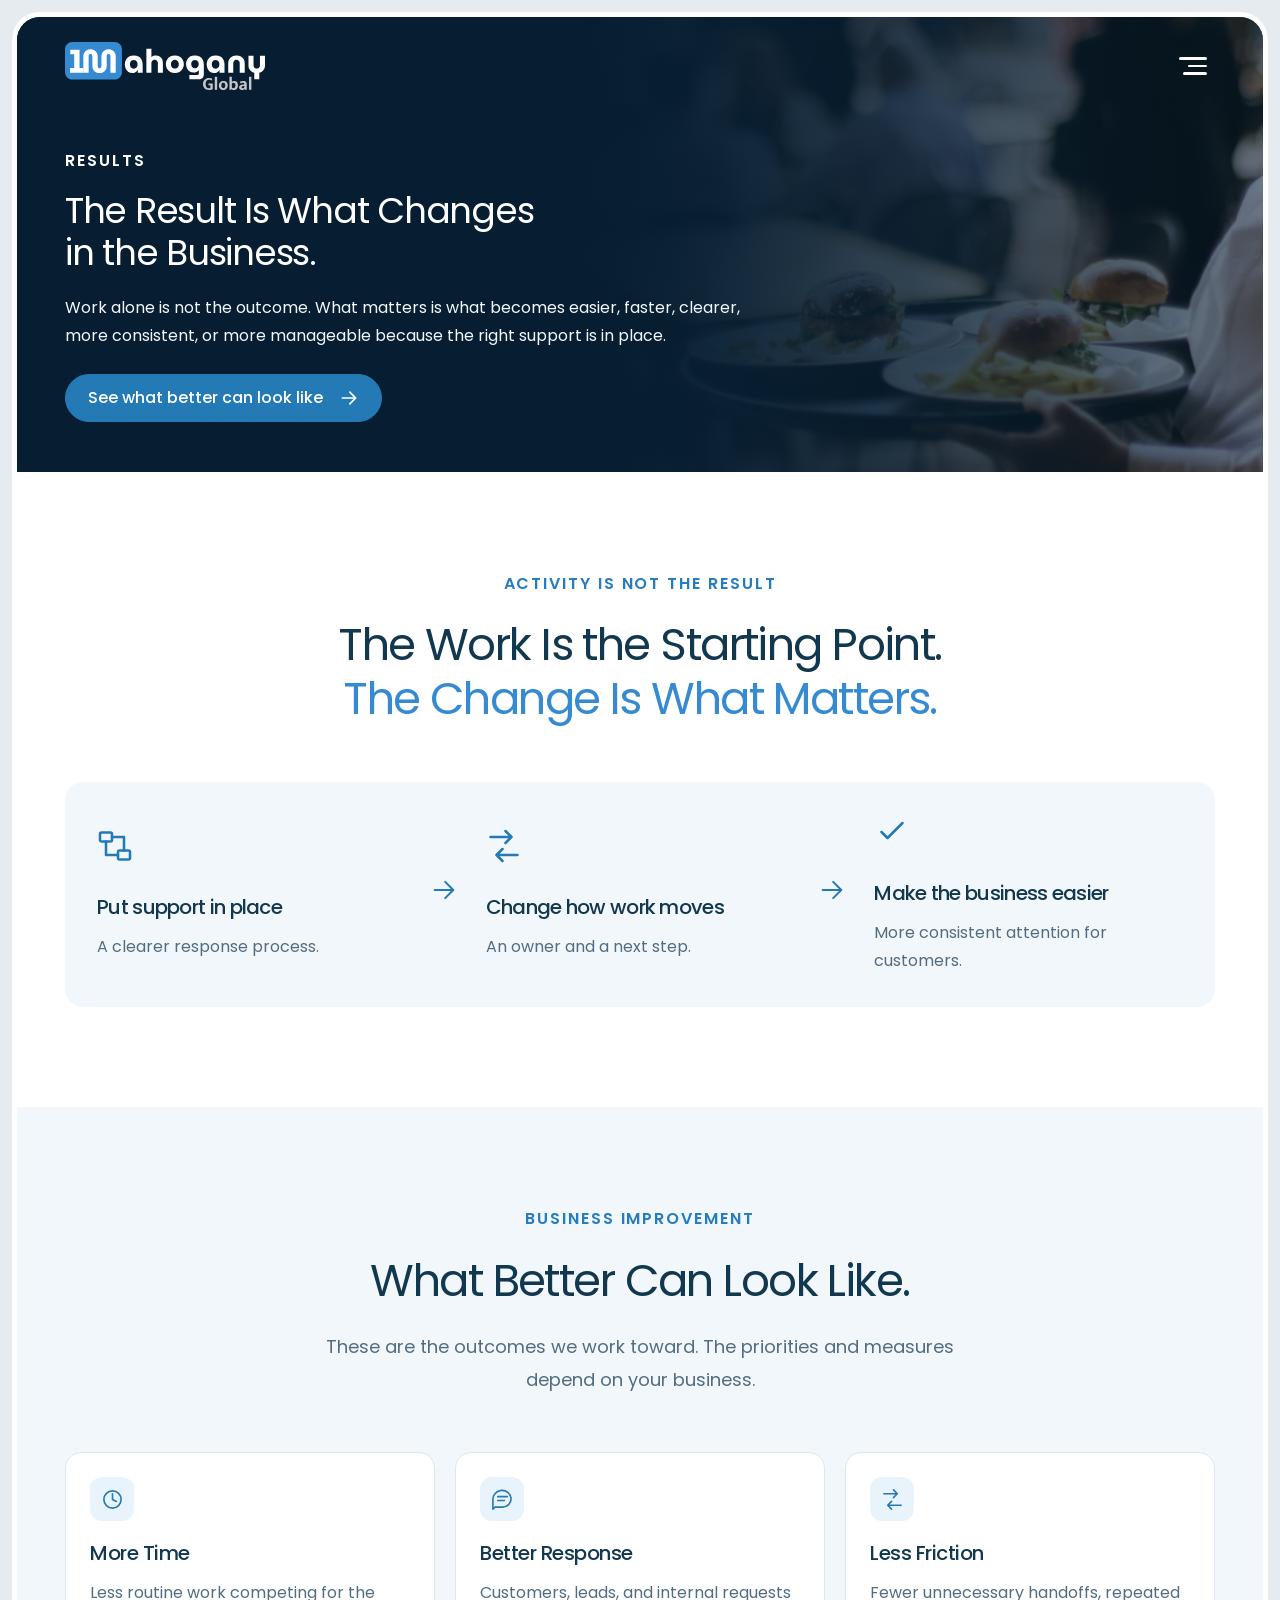
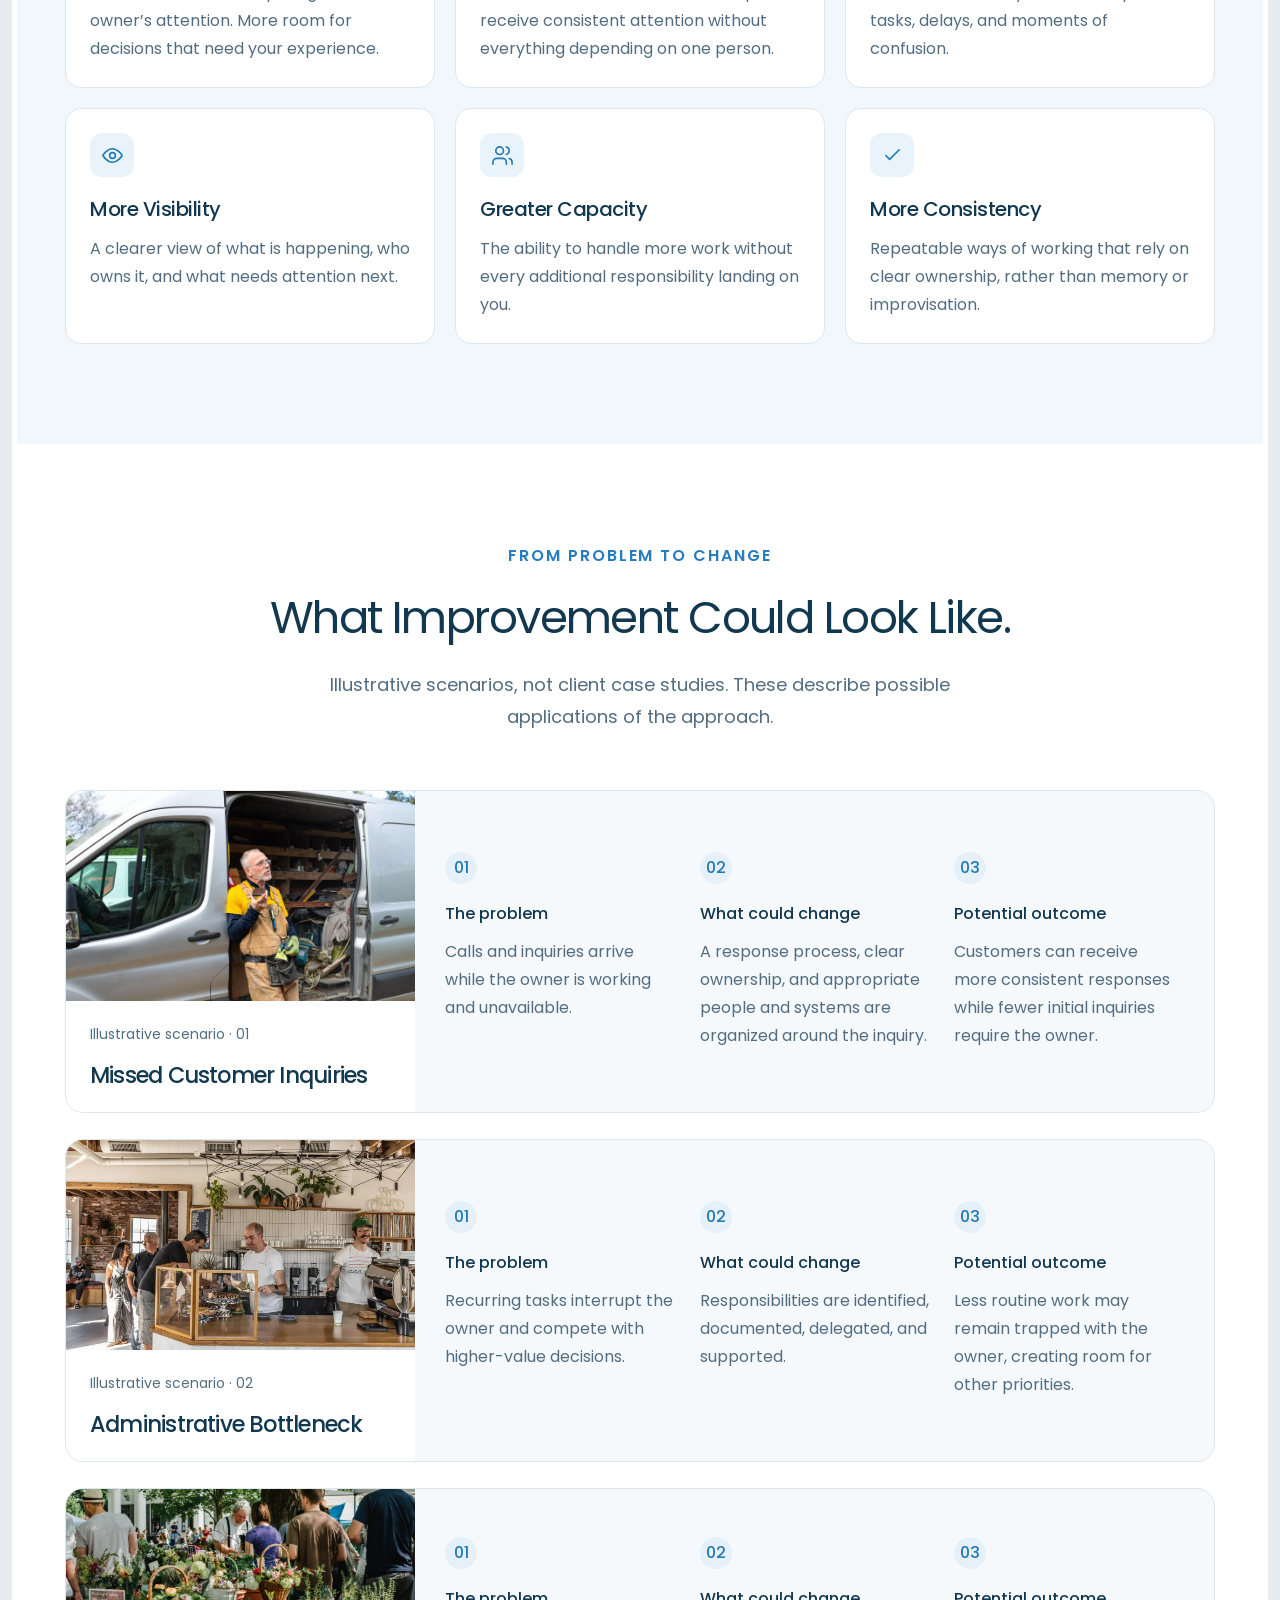
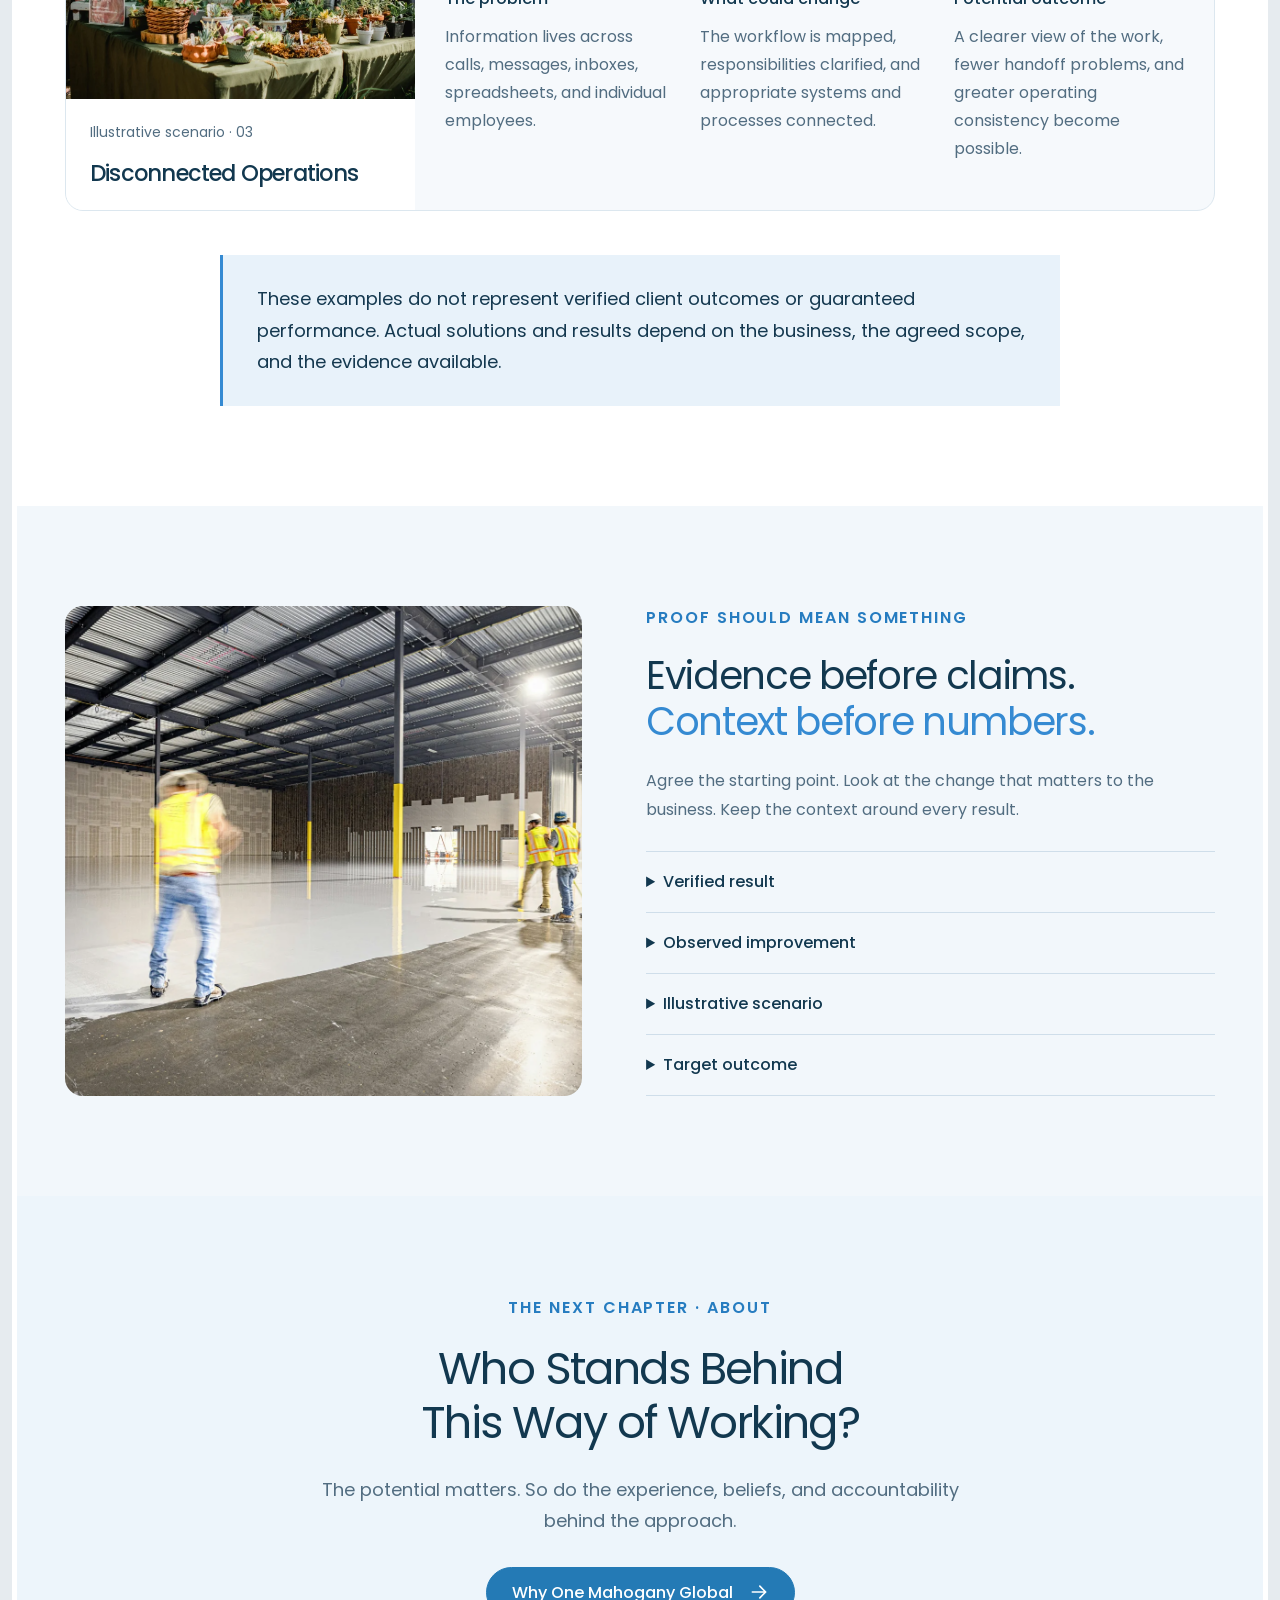
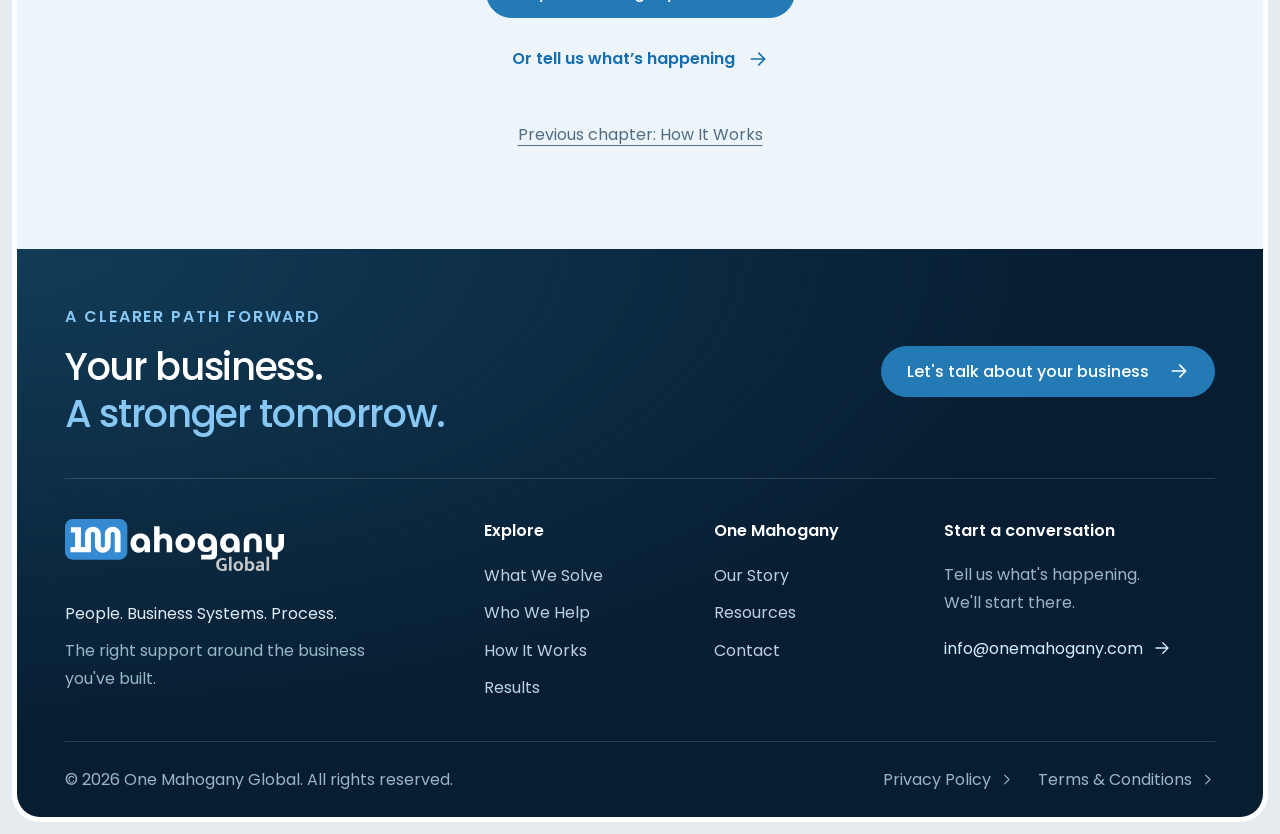
<file: results.html>
<!doctype html>
<html lang="en"><head><meta charset="utf-8"><meta name="viewport" content="width=device-width,initial-scale=1"><meta name="theme-color" content="#358AD2"><meta name="robots" content="noindex,nofollow"><title>Results — One Mahogany Global</title><meta name="description" content="Explore the six business outcomes and clearly labeled illustrative scenarios behind a better working business."><link rel="icon" href="favicon.ico?v=20261102a-22ec70d86d65" sizes="any"><link rel="icon" type="image/png" sizes="32x32" href="assets/brand/favicon-32x32.png?v=20261102a-c61fab430d06"><link rel="icon" type="image/png" sizes="16x16" href="assets/brand/favicon-16x16.png?v=20261102a-1eeeab22f7ea"><link rel="icon" type="image/png" sizes="96x96" href="assets/brand/favicon-96x96.png?v=20261102a-48b8cfa2f6a4"><link rel="icon" type="image/svg+xml" href="assets/brand/favicon.svg?v=20261102a-224762e51da7"><link rel="apple-touch-icon" sizes="180x180" href="assets/brand/apple-touch-icon.png?v=20261102a-a03c0e44d3a3"><link rel="manifest" href="site.webmanifest?v=20261102a-9f5b72cb15e7"><link rel="preload" href="assets/fonts/poppins-regular.ttf?v=20261102a-cdedb1729aca" as="font" type="font/ttf" crossorigin><link rel="stylesheet" href="styles.css?v=20261102a-62fc9590e03e"><link rel="stylesheet" href="modern.css?v=20261102a-3c1e15bc5522"><link rel="stylesheet" href="design-system.css?v=20261102a-dadc0b20f99d"><link rel="stylesheet" href="refresh.css?v=20261102a-5893aa2b0cf8"><link rel="stylesheet" href="pages.css?v=20261102a-3a6cf4b7bdec"><script src="header-nav.js?v=20261102a-208bb3a42942" defer></script><script src="site.js?v=20261102a-d7ff24caa701" defer></script></head>
<body class="inner-page"><a class="skip-link" href="#main">Skip to content</a>  <svg class="svg-library" xmlns="http://www.w3.org/2000/svg" aria-hidden="true">
    <symbol id="i-arrow" viewBox="0 0 24 24"><path d="M4 12h15M13 5l7 7-7 7"/></symbol>
    <symbol id="i-phone" viewBox="0 0 24 24"><path d="m5 3 4 1 1 5-3 2a15 15 0 0 0 6 6l2-3 5 1 1 4c0 2-2 3-4 2C9 20 4 15 3 7c-1-2 0-4 2-4Z"/></symbol>
    <symbol id="i-admin" viewBox="0 0 24 24"><path d="M7 3h9l4 4v14H5V3h2Zm8 0v6h5M8 13h8M8 17h6"/></symbol>
    <symbol id="i-leads" viewBox="0 0 24 24"><path d="M4 20v-3a5 5 0 0 1 5-5h3M17 12v8m-4-4 4 4 4-4"/><circle cx="10" cy="6" r="3"/></symbol>
    <symbol id="i-systems" viewBox="0 0 24 24"><rect x="2" y="3" width="8" height="6" rx="1"/><rect x="14" y="15" width="8" height="6" rx="1"/><path d="M6 9v9h8M18 15V6h-8"/></symbol>
    <symbol id="i-owner" viewBox="0 0 24 24"><circle cx="12" cy="6" r="3"/><path d="M5 22v-5a7 7 0 0 1 14 0v5M8 14l4 4 4-4M12 18v4"/></symbol>
    <symbol id="i-more" viewBox="0 0 24 24"><circle cx="4" cy="12" r="1"/><circle cx="12" cy="12" r="1"/><circle cx="20" cy="12" r="1"/></symbol>
    <symbol id="i-clock" viewBox="0 0 24 24"><circle cx="12" cy="12" r="9"/><path d="M12 6v6l4 2"/></symbol>
    <symbol id="i-chat" viewBox="0 0 24 24"><path d="M21 11a9 9 0 0 1-9 9H4l-2 2v-9a9 9 0 1 1 19-2Z"/><path d="M7 9h10M7 13h7"/></symbol>
    <symbol id="i-flow" viewBox="0 0 24 24"><path d="M3 6h14m-4-4 4 4-4 4M21 18H7m4-4-4 4 4 4"/></symbol>
    <symbol id="i-eye" viewBox="0 0 24 24"><path d="M2 12s4-7 10-7 10 7 10 7-4 7-10 7S2 12 2 12Z"/><circle cx="12" cy="12" r="3"/></symbol>
    <symbol id="i-check" viewBox="0 0 24 24"><path d="m5 12 4 4L19 6"/></symbol>
    <symbol id="i-headset" viewBox="0 0 24 24"><path d="M4 14v-3a8 8 0 0 1 16 0v6a4 4 0 0 1-4 4h-3"/><rect x="2" y="11" width="5" height="7" rx="2"/><rect x="17" y="11" width="5" height="7" rx="2"/></symbol>
    <symbol id="i-laptop" viewBox="0 0 24 24"><path d="M4 16V4h16v12M2 16h20l-2 4H4l-2-4Z"/></symbol>
    <symbol id="i-pause" viewBox="0 0 24 24"><path d="M8 5v14M16 5v14"/></symbol>
    <symbol id="i-play" viewBox="0 0 24 24"><path d="m8 5 11 7-11 7V5Z"/></symbol>
    <symbol id="i-volume" viewBox="0 0 24 24"><path d="M3 9v6h4l5 4V5L7 9H3Zm13-1a6 6 0 0 1 0 8m3-11a10 10 0 0 1 0 14"/></symbol>
    <symbol id="i-close" viewBox="0 0 24 24"><path d="m6 6 12 12M6 18 18 6"/></symbol>
    <symbol id="i-users" viewBox="0 0 24 24"><path d="M16 21v-2a4 4 0 0 0-4-4H6a4 4 0 0 0-4 4v2m20 0v-2a4 4 0 0 0-3-3.87M16 3.13a4 4 0 0 1 0 7.75"/><circle cx="9" cy="7" r="4"/></symbol>
    <symbol id="i-mute" viewBox="0 0 24 24"><path d="M3 9v6h4l5 4V5L7 9H3Zm13 0 6 6m0-6-6 6"/></symbol>
    <symbol id="i-chevron-right" viewBox="0 0 24 24"><path d="m9 5 7 7-7 7"/></symbol>
    <symbol id="i-chevron-up" viewBox="0 0 24 24"><path d="m5 15 7-7 7 7"/></symbol>
  </svg>  <header class="site-header" id="site-header">
    <div class="header-inner">
      <a class="brand" href="index.html" aria-label="One Mahogany Global home"><img src="assets/brand/logo-light.svg?v=20261102a-65f7b8a2983a" width="203" height="48" alt="One Mahogany Global"></a>
      <button class="menu-toggle" type="button" aria-expanded="false" aria-controls="mobile-menu"><span></span><span></span><span></span><span class="sr-only">Open navigation</span></button>
      <nav id="main-nav" aria-label="Main navigation"><a class="nav-home-link" href="index.html">Home</a>
        <a href="what-we-solve.html">What We Solve</a><a href="who-we-help.html">Who We Help</a><a href="how-it-works.html">How It Works</a><a href="results.html" aria-current="page">Results</a><a href="about.html">About</a><a href="resources.html">Resources</a>
        <a class="mobile-nav-cta" href="lets-talk.html"><span class="mobile-cta-icon"><svg aria-hidden="true"><use href="#i-chat"/></svg></span><span>Let's talk</span><svg class="mobile-cta-arrow" aria-hidden="true"><use href="#i-arrow"/></svg></a>
      </nav>
      <a class="button button-primary header-cta" href="lets-talk.html">Let's talk <svg><use href="#i-arrow"/></svg></a>
    </div>
  </header><div class="site-frame"><main id="main"><section class="page-hero" id="page-top"><img src="assets/images/results-service.webp?v=20261102a-fba4e6d483ed" width="1600" height="1067" fetchpriority="high" alt="Restaurant staff delivering prepared food during service"><div class="container"><div class="page-hero-content"><p class="eyebrow">Results</p><h1>The Result Is What Changes<br>in the Business.</h1><p>Work alone is not the outcome. What matters is what becomes easier, faster, clearer, more consistent, or more manageable because the right support is in place.</p><div class="hero-actions"><a class="button button-primary" href="#page-content">See what better can look like <svg aria-hidden="true"><use href="#i-arrow"/></svg></a></div></div></div><span class="page-number">05 / 08 · ONE CONTINUOUS CUSTOMER JOURNEY</span></section><section class="page-section " id="page-content"><div class="container"><div class="section-heading"><p class="eyebrow">Activity is not the result</p><h2>The Work Is the Starting Point.<br><em>The Change Is What Matters.</em></h2></div><div class="outcome-path"><div><svg aria-hidden="true"><use href="#i-systems"/></svg><h3>Put support in place</h3><p>A clearer response process.</p></div><span aria-hidden="true"><svg aria-hidden="true"><use href="#i-arrow"/></svg></span><div><svg aria-hidden="true"><use href="#i-flow"/></svg><h3>Change how work moves</h3><p>An owner and a next step.</p></div><span aria-hidden="true"><svg aria-hidden="true"><use href="#i-arrow"/></svg></span><div><svg aria-hidden="true"><use href="#i-check"/></svg><h3>Make the business easier</h3><p>More consistent attention for customers.</p></div></div></div></section><section class="page-section soft"><div class="container"><div class="section-heading"><p class="eyebrow">Business improvement</p><h2>What Better Can Look Like.</h2><p>These are the outcomes we work toward. The priorities and measures depend on your business.</p></div><div class="insight-grid"><article class="insight-card"><div class="insight-copy"><span class="insight-symbol"><svg aria-hidden="true"><use href="#i-clock"/></svg></span><h3>More Time</h3><p>Less routine work competing for the owner’s attention. More room for decisions that need your experience.</p></div></article><article class="insight-card"><div class="insight-copy"><span class="insight-symbol"><svg aria-hidden="true"><use href="#i-chat"/></svg></span><h3>Better Response</h3><p>Customers, leads, and internal requests receive consistent attention without everything depending on one person.</p></div></article><article class="insight-card"><div class="insight-copy"><span class="insight-symbol"><svg aria-hidden="true"><use href="#i-flow"/></svg></span><h3>Less Friction</h3><p>Fewer unnecessary handoffs, repeated tasks, delays, and moments of confusion.</p></div></article><article class="insight-card"><div class="insight-copy"><span class="insight-symbol"><svg aria-hidden="true"><use href="#i-eye"/></svg></span><h3>More Visibility</h3><p>A clearer view of what is happening, who owns it, and what needs attention next.</p></div></article><article class="insight-card"><div class="insight-copy"><span class="insight-symbol"><svg aria-hidden="true"><use href="#i-users"/></svg></span><h3>Greater Capacity</h3><p>The ability to handle more work without every additional responsibility landing on you.</p></div></article><article class="insight-card"><div class="insight-copy"><span class="insight-symbol"><svg aria-hidden="true"><use href="#i-check"/></svg></span><h3>More Consistency</h3><p>Repeatable ways of working that rely on clear ownership, rather than memory or improvisation.</p></div></article></div></div></section><section class="page-section "><div class="container"><div class="section-heading"><p class="eyebrow">From problem to change</p><h2>What Improvement Could Look Like.</h2><p>Illustrative scenarios, not client case studies. These describe possible applications of the approach.</p></div><article class="scenario"><div class="scenario-visual"><img src="assets/images/scenario-inquiry.webp?v=20261102a-c072d12cb8c1" width="1600" height="1067" loading="lazy" alt="A tradesperson working beside a service van"><div><p class="scenario-label">Illustrative scenario · 01</p><h3>Missed Customer Inquiries</h3></div></div><div class="scenario-stages"><div><h4>The problem</h4><p>Calls and inquiries arrive while the owner is working and unavailable.</p></div><div><h4>What could change</h4><p>A response process, clear ownership, and appropriate people and systems are organized around the inquiry.</p></div><div><h4>Potential outcome</h4><p>Customers can receive more consistent responses while fewer initial inquiries require the owner.</p></div></div></article><article class="scenario"><div class="scenario-visual"><img src="assets/images/scenario-administration.webp?v=20261102a-1cd9a7a9628a" width="1600" height="1067" loading="lazy" alt="A café team handling the work behind the counter"><div><p class="scenario-label">Illustrative scenario · 02</p><h3>Administrative Bottleneck</h3></div></div><div class="scenario-stages"><div><h4>The problem</h4><p>Recurring tasks interrupt the owner and compete with higher-value decisions.</p></div><div><h4>What could change</h4><p>Responsibilities are identified, documented, delegated, and supported.</p></div><div><h4>Potential outcome</h4><p>Less routine work may remain trapped with the owner, creating room for other priorities.</p></div></div></article><article class="scenario"><div class="scenario-visual"><img src="assets/images/scenario-handoffs.webp?v=20261102a-e6d60c5a546e" width="1600" height="1067" loading="lazy" alt="Florists coordinating work in a busy flower shop"><div><p class="scenario-label">Illustrative scenario · 03</p><h3>Disconnected Operations</h3></div></div><div class="scenario-stages"><div><h4>The problem</h4><p>Information lives across calls, messages, inboxes, spreadsheets, and individual employees.</p></div><div><h4>What could change</h4><p>The workflow is mapped, responsibilities clarified, and appropriate systems and processes connected.</p></div><div><h4>Potential outcome</h4><p>A clearer view of the work, fewer handoff problems, and greater operating consistency become possible.</p></div></div></article><p class="editorial-note">These examples do not represent verified client outcomes or guaranteed performance. Actual solutions and results depend on the business, the agreed scope, and the evidence available.</p></div></section><section class="page-section soft"><div class="container"><div class="evidence-layout"><figure><img src="assets/images/evidence-working-floor.webp?v=20261102a-01797248b079" width="1600" height="1067" loading="lazy" alt="A team organizing work across a warehouse floor"></figure><div><p class="eyebrow">Proof should mean something</p><h2>Evidence before claims.<br><em>Context before numbers.</em></h2><p>Agree the starting point. Look at the change that matters to the business. Keep the context around every result.</p><div class="evidence-definitions"><details><summary>Verified result</summary><p>An achieved result supported by reliable client or operating evidence.</p></details><details><summary>Observed improvement</summary><p>A real change described with context, without unsupported numerical precision.</p></details><details><summary>Illustrative scenario</summary><p>An example of how the approach could work. The scenarios on this page are illustrative.</p></details><details><summary>Target outcome</summary><p>An agreed objective. It becomes a result after it has been achieved and verified.</p></details></div></div></div></div></section><section class="page-section next-chapter"><div class="container"><p class="eyebrow">The next chapter · About</p><h2>Who Stands Behind<br>This Way of Working?</h2><p>The potential matters. So do the experience, beliefs, and accountability behind the approach.</p><a class="button button-primary" href="about.html">Why One Mahogany Global <svg aria-hidden="true"><use href="#i-arrow"/></svg></a><a class="text-link" href="lets-talk.html">Or tell us what’s happening <svg aria-hidden="true"><use href="#i-arrow"/></svg></a><a class="journey-back" href="how-it-works.html">Previous chapter: How It Works</a></div></section></main>  <footer class="site-footer">
    <div class="container">
      <div class="footer-invitation">
        <div><p class="eyebrow">A clearer path forward</p><h2>Your business.<br><span>A stronger tomorrow.</span></h2></div>
        <a class="button button-primary" href="lets-talk.html">Let's talk about your business <svg aria-hidden="true"><use href="#i-arrow"/></svg></a>
      </div>
      <div class="footer-main">
        <div class="footer-identity">
          <a class="brand" href="index.html" aria-label="One Mahogany Global home"><img src="assets/brand/logo-light.svg?v=20261102a-65f7b8a2983a" width="203" height="48" loading="lazy" alt="One Mahogany Global"></a>
          <p class="footer-brand-line">People. Business Systems. Process.</p>
          <p class="footer-note">The right support around the business you've built.</p>
        </div>
        <nav class="footer-link-group" aria-label="Explore One Mahogany"><h3>Explore</h3><a href="what-we-solve.html">What We Solve</a><a href="who-we-help.html">Who We Help</a><a href="how-it-works.html">How It Works</a><a href="results.html">Results</a></nav>
        <nav class="footer-link-group" aria-label="About One Mahogany"><h3>One Mahogany</h3><a href="about.html">Our Story</a><a href="resources.html">Resources</a><a href="lets-talk.html">Contact</a></nav>
        <div class="footer-contact"><h3>Start a conversation</h3><p>Tell us what's happening.<br>We'll start there.</p><a class="footer-email" href="mailto:info@onemahogany.com">info@onemahogany.com <svg aria-hidden="true"><use href="#i-arrow"/></svg></a></div>
      </div>
      <div class="footer-bottom">
        <p>© <span id="copyright-year">2026</span> One Mahogany Global. All rights reserved.</p>
        <div class="footer-legal"><a href="https://onemahogany.com/privacy-policy/" target="_blank" rel="noopener noreferrer">Privacy Policy <svg aria-hidden="true"><use href="#i-chevron-right"/></svg></a><a href="https://onemahogany.com/terms-and-conditions/" target="_blank" rel="noopener noreferrer">Terms &amp; Conditions <svg aria-hidden="true"><use href="#i-chevron-right"/></svg></a></div>
      </div>
    </div>
  </footer></div><noscript><p class="noscript-note">Email <a href="mailto:info@onemahogany.com">info@onemahogany.com</a> to start a conversation. Resource filters and email draft preparation require JavaScript.</p></noscript></body></html>
</file>
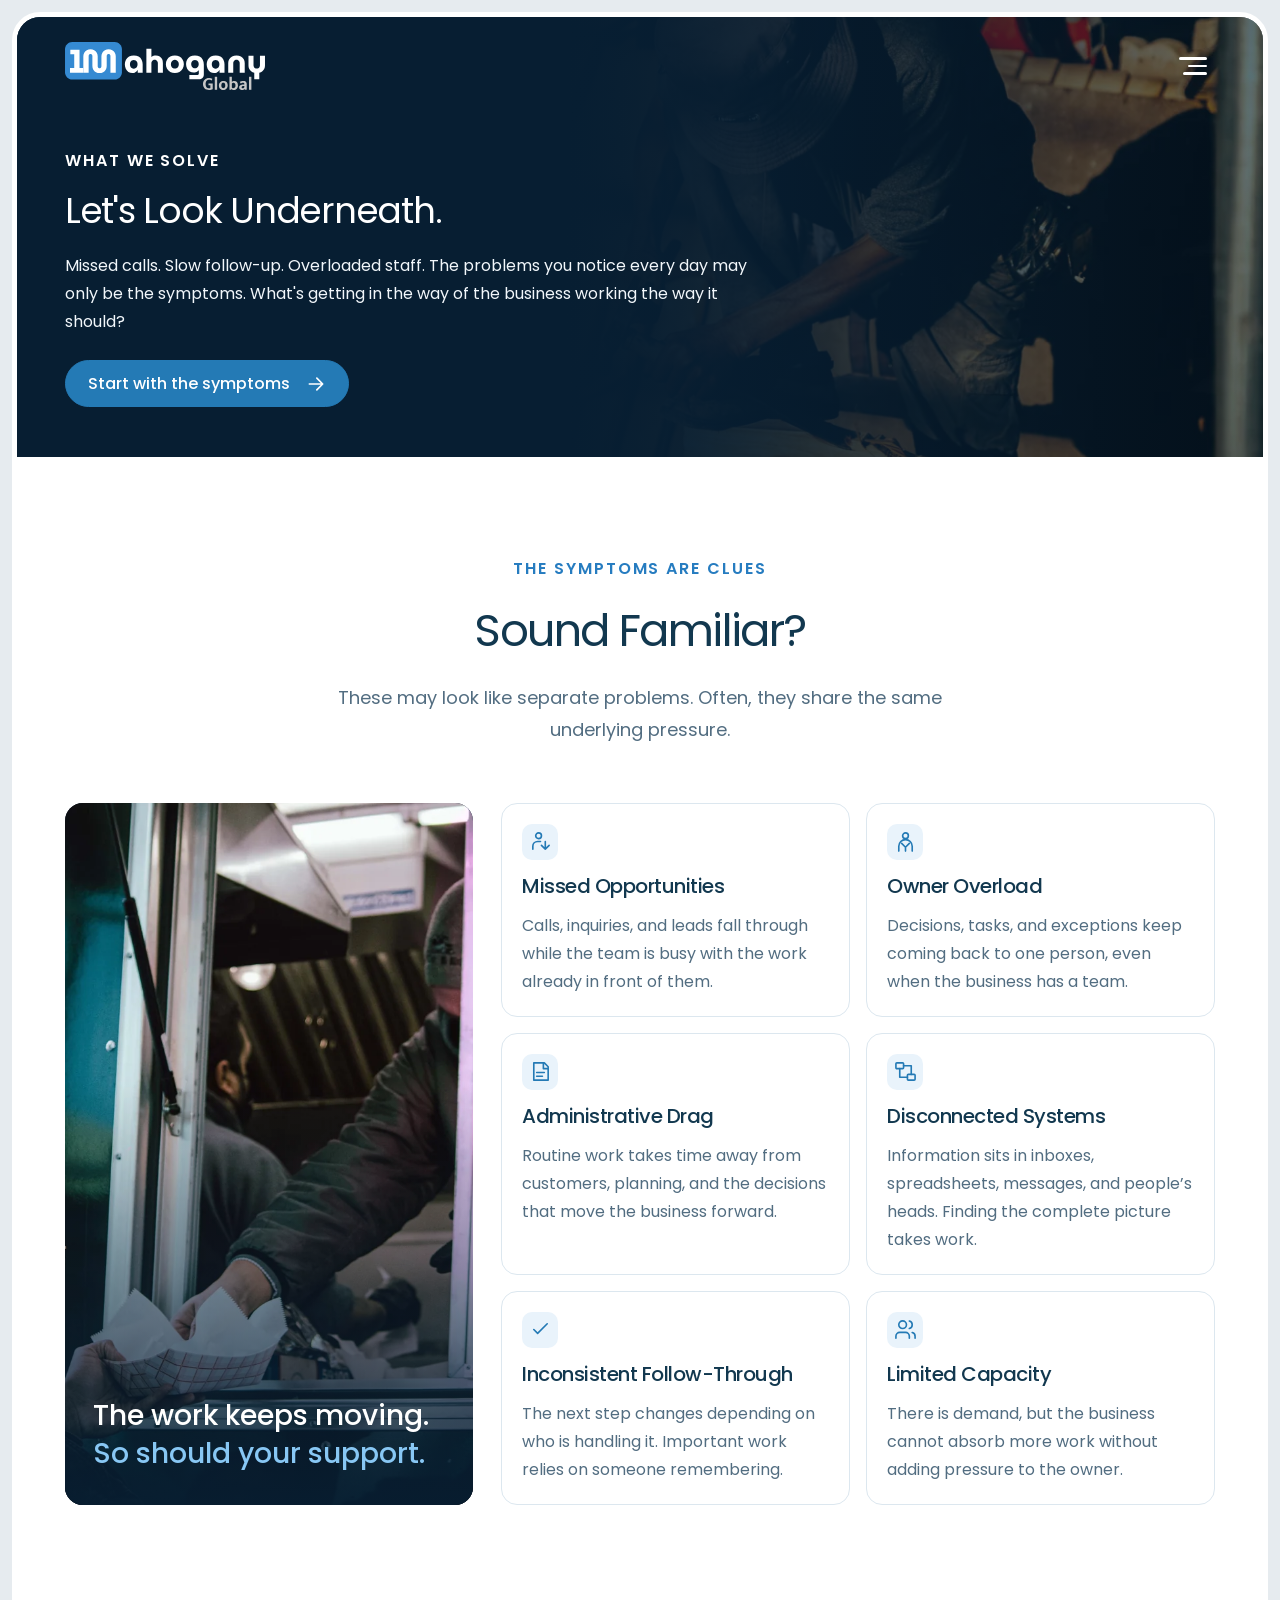
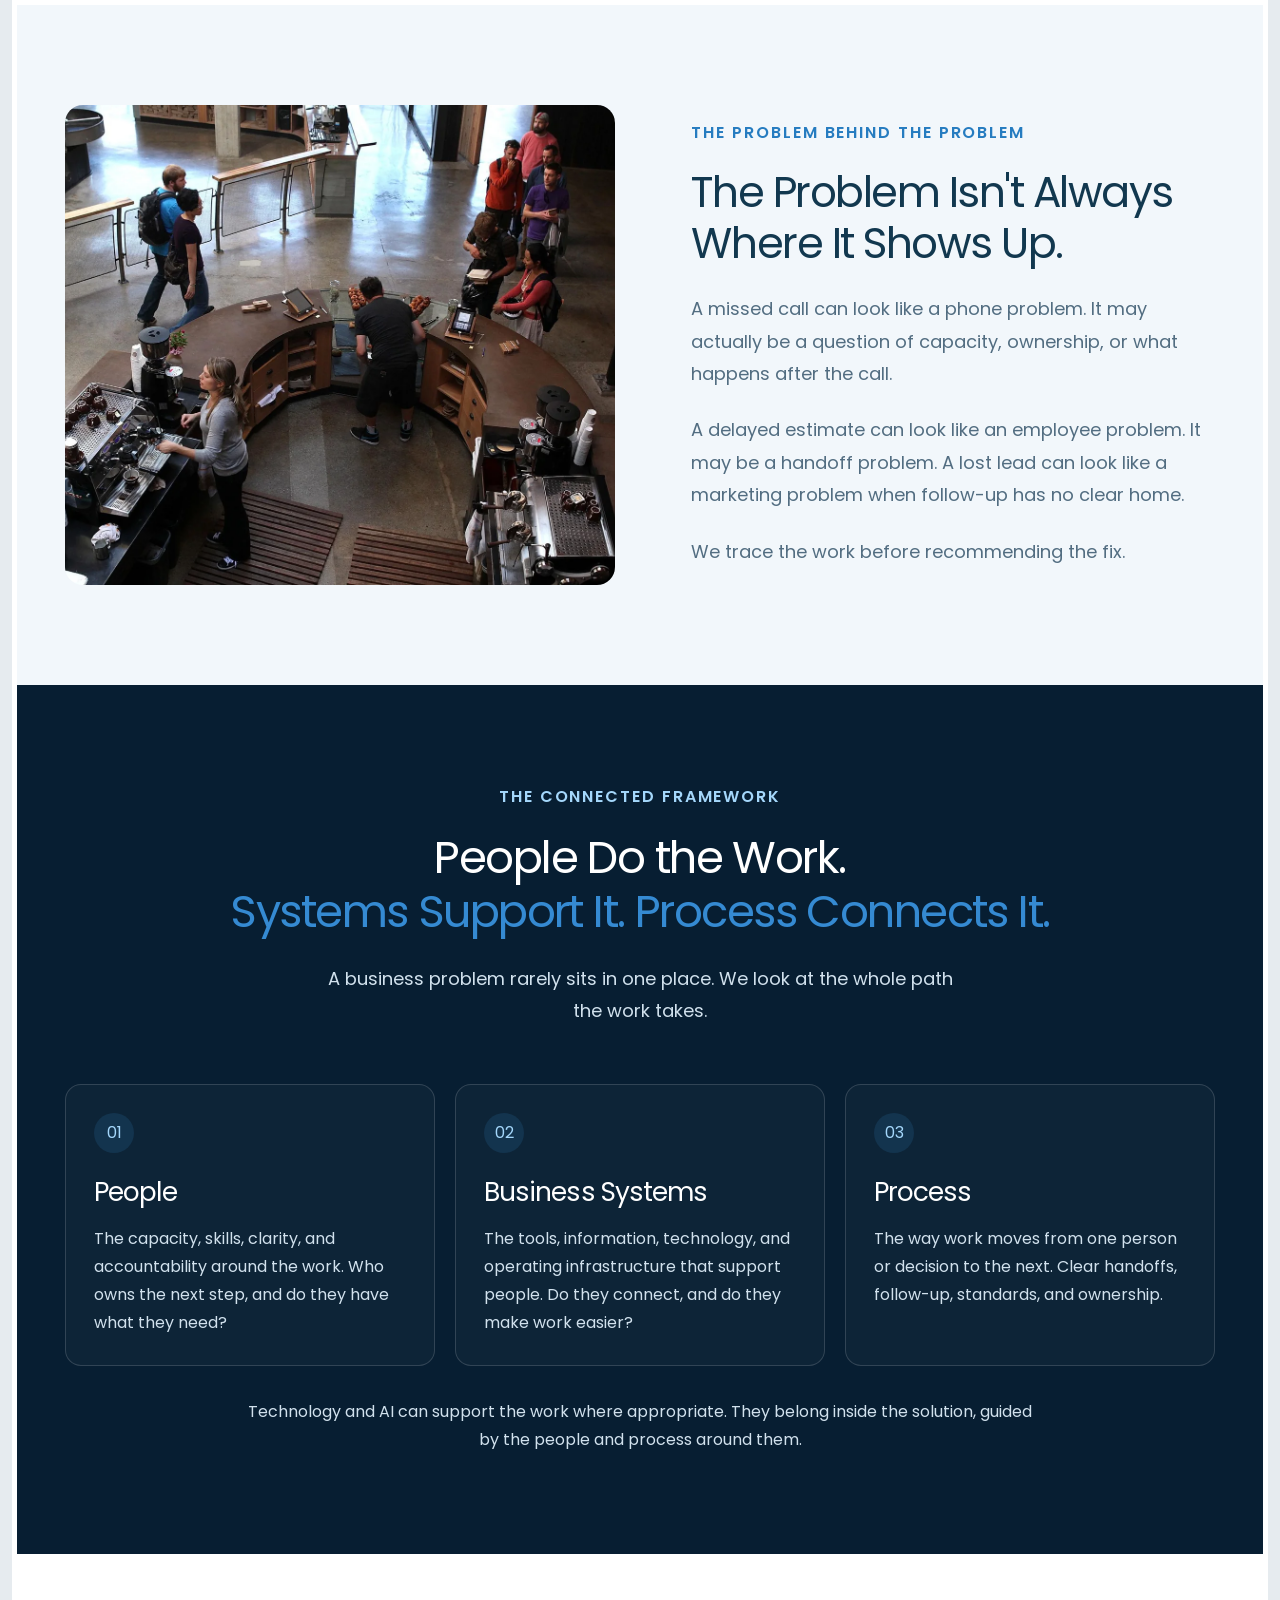
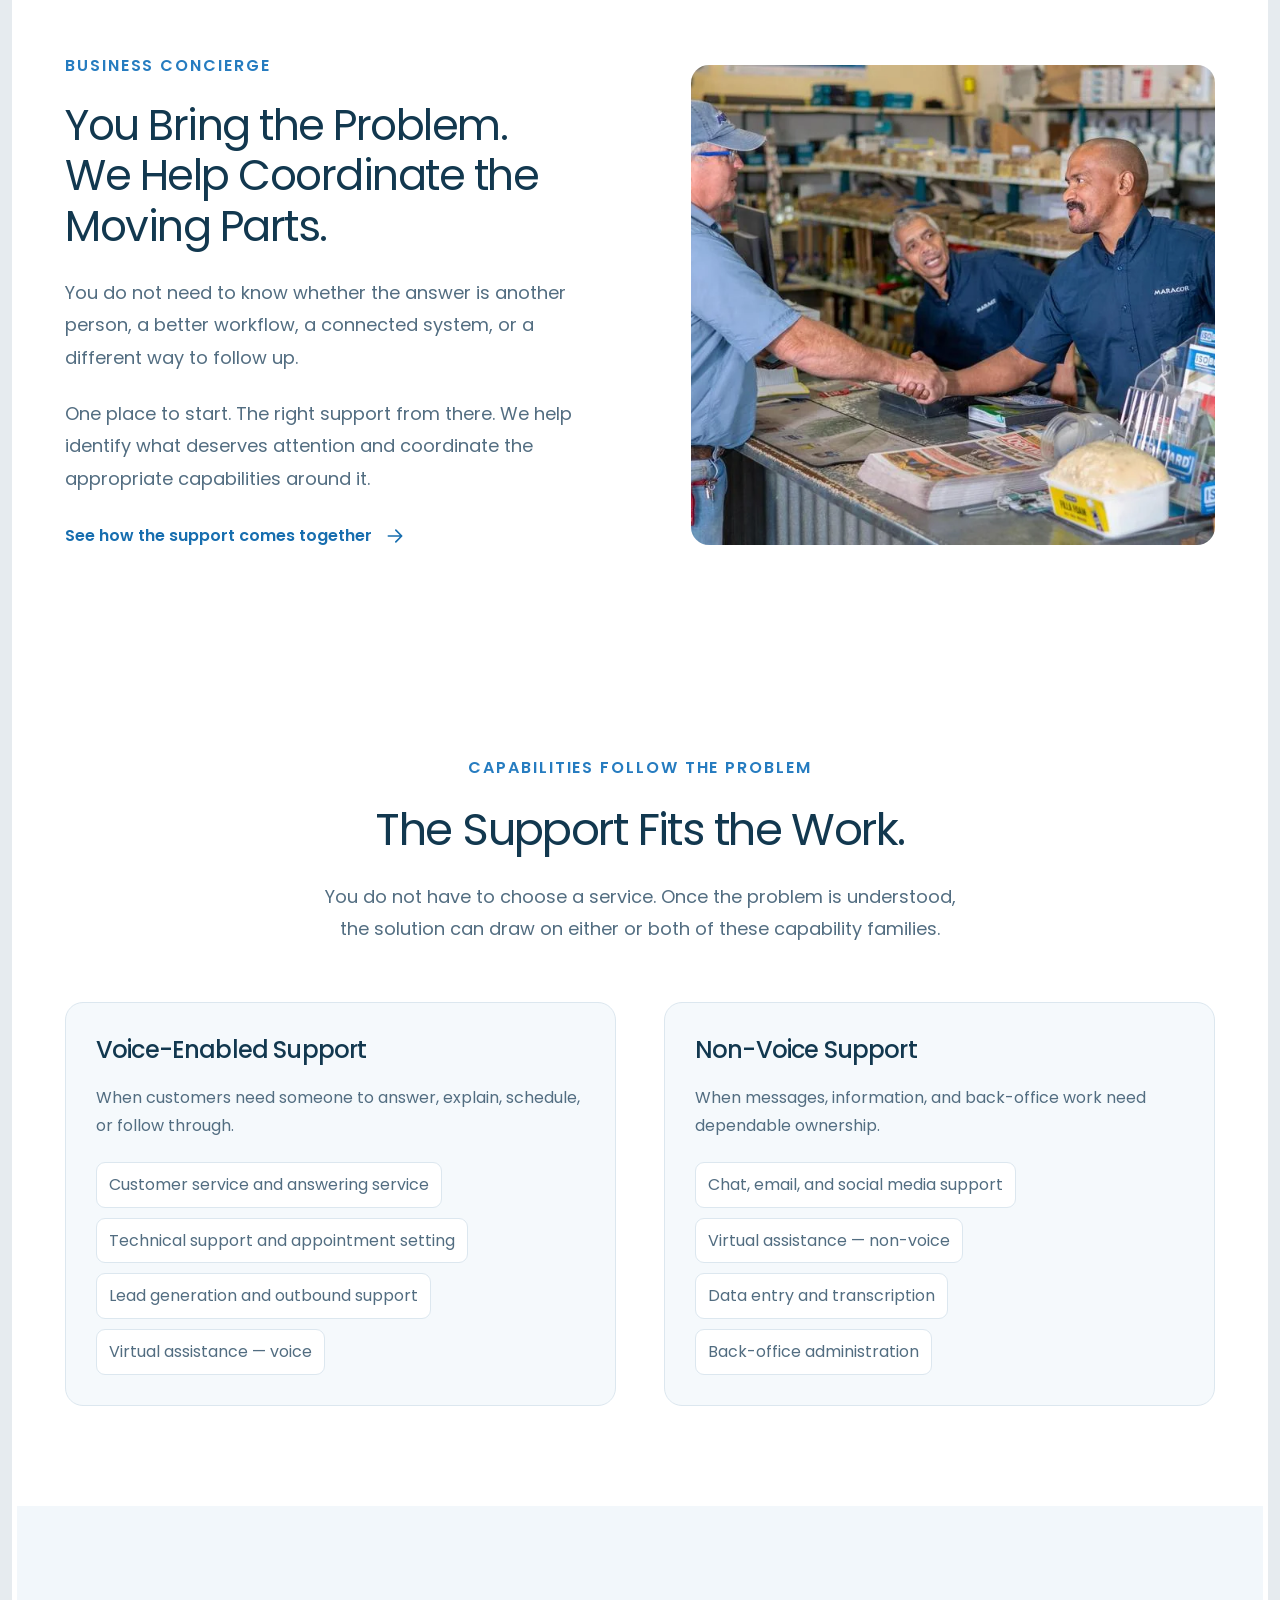
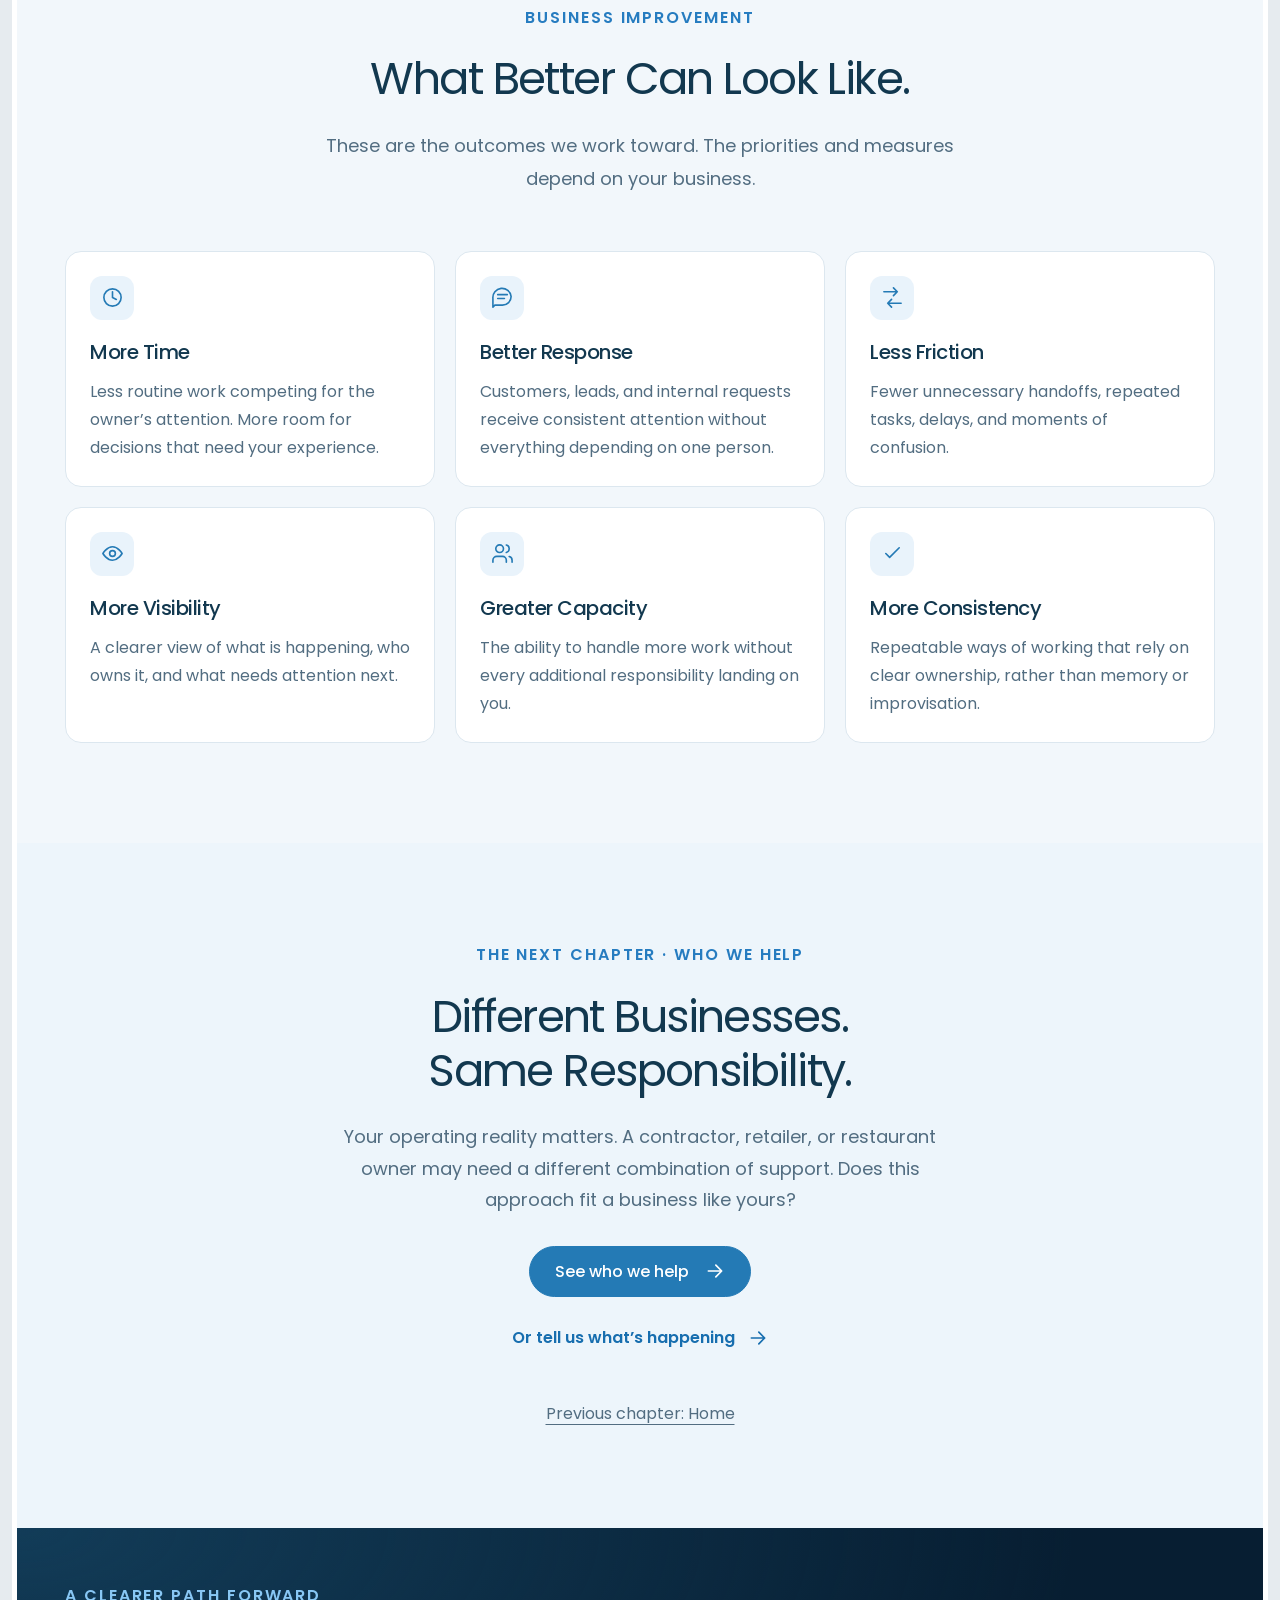
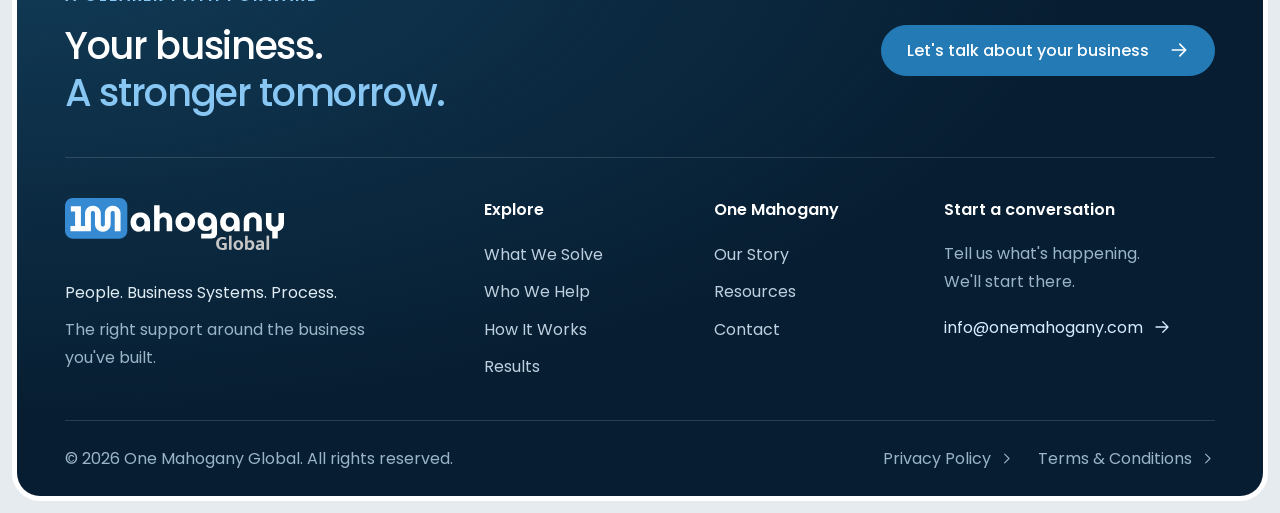
<file: what-we-solve.html>
<!doctype html>
<html lang="en"><head><meta charset="utf-8"><meta name="viewport" content="width=device-width,initial-scale=1"><meta name="theme-color" content="#358AD2"><meta name="robots" content="noindex,nofollow"><title>What We Solve — One Mahogany Global</title><meta name="description" content="Look beneath missed calls, owner overload, and disconnected systems to understand the operational problem."><link rel="icon" href="favicon.ico?v=20261102a-22ec70d86d65" sizes="any"><link rel="icon" type="image/png" sizes="32x32" href="assets/brand/favicon-32x32.png?v=20261102a-c61fab430d06"><link rel="icon" type="image/png" sizes="16x16" href="assets/brand/favicon-16x16.png?v=20261102a-1eeeab22f7ea"><link rel="icon" type="image/png" sizes="96x96" href="assets/brand/favicon-96x96.png?v=20261102a-48b8cfa2f6a4"><link rel="icon" type="image/svg+xml" href="assets/brand/favicon.svg?v=20261102a-224762e51da7"><link rel="apple-touch-icon" sizes="180x180" href="assets/brand/apple-touch-icon.png?v=20261102a-a03c0e44d3a3"><link rel="manifest" href="site.webmanifest?v=20261102a-9f5b72cb15e7"><link rel="preload" href="assets/fonts/poppins-regular.ttf?v=20261102a-cdedb1729aca" as="font" type="font/ttf" crossorigin><link rel="stylesheet" href="styles.css?v=20261102a-62fc9590e03e"><link rel="stylesheet" href="modern.css?v=20261102a-3c1e15bc5522"><link rel="stylesheet" href="design-system.css?v=20261102a-dadc0b20f99d"><link rel="stylesheet" href="refresh.css?v=20261102a-5893aa2b0cf8"><link rel="stylesheet" href="pages.css?v=20261102a-3a6cf4b7bdec"><script src="header-nav.js?v=20261102a-208bb3a42942" defer></script><script src="site.js?v=20261102a-d7ff24caa701" defer></script></head>
<body class="inner-page"><a class="skip-link" href="#main">Skip to content</a>  <svg class="svg-library" xmlns="http://www.w3.org/2000/svg" aria-hidden="true">
    <symbol id="i-arrow" viewBox="0 0 24 24"><path d="M4 12h15M13 5l7 7-7 7"/></symbol>
    <symbol id="i-phone" viewBox="0 0 24 24"><path d="m5 3 4 1 1 5-3 2a15 15 0 0 0 6 6l2-3 5 1 1 4c0 2-2 3-4 2C9 20 4 15 3 7c-1-2 0-4 2-4Z"/></symbol>
    <symbol id="i-admin" viewBox="0 0 24 24"><path d="M7 3h9l4 4v14H5V3h2Zm8 0v6h5M8 13h8M8 17h6"/></symbol>
    <symbol id="i-leads" viewBox="0 0 24 24"><path d="M4 20v-3a5 5 0 0 1 5-5h3M17 12v8m-4-4 4 4 4-4"/><circle cx="10" cy="6" r="3"/></symbol>
    <symbol id="i-systems" viewBox="0 0 24 24"><rect x="2" y="3" width="8" height="6" rx="1"/><rect x="14" y="15" width="8" height="6" rx="1"/><path d="M6 9v9h8M18 15V6h-8"/></symbol>
    <symbol id="i-owner" viewBox="0 0 24 24"><circle cx="12" cy="6" r="3"/><path d="M5 22v-5a7 7 0 0 1 14 0v5M8 14l4 4 4-4M12 18v4"/></symbol>
    <symbol id="i-more" viewBox="0 0 24 24"><circle cx="4" cy="12" r="1"/><circle cx="12" cy="12" r="1"/><circle cx="20" cy="12" r="1"/></symbol>
    <symbol id="i-clock" viewBox="0 0 24 24"><circle cx="12" cy="12" r="9"/><path d="M12 6v6l4 2"/></symbol>
    <symbol id="i-chat" viewBox="0 0 24 24"><path d="M21 11a9 9 0 0 1-9 9H4l-2 2v-9a9 9 0 1 1 19-2Z"/><path d="M7 9h10M7 13h7"/></symbol>
    <symbol id="i-flow" viewBox="0 0 24 24"><path d="M3 6h14m-4-4 4 4-4 4M21 18H7m4-4-4 4 4 4"/></symbol>
    <symbol id="i-eye" viewBox="0 0 24 24"><path d="M2 12s4-7 10-7 10 7 10 7-4 7-10 7S2 12 2 12Z"/><circle cx="12" cy="12" r="3"/></symbol>
    <symbol id="i-check" viewBox="0 0 24 24"><path d="m5 12 4 4L19 6"/></symbol>
    <symbol id="i-headset" viewBox="0 0 24 24"><path d="M4 14v-3a8 8 0 0 1 16 0v6a4 4 0 0 1-4 4h-3"/><rect x="2" y="11" width="5" height="7" rx="2"/><rect x="17" y="11" width="5" height="7" rx="2"/></symbol>
    <symbol id="i-laptop" viewBox="0 0 24 24"><path d="M4 16V4h16v12M2 16h20l-2 4H4l-2-4Z"/></symbol>
    <symbol id="i-pause" viewBox="0 0 24 24"><path d="M8 5v14M16 5v14"/></symbol>
    <symbol id="i-play" viewBox="0 0 24 24"><path d="m8 5 11 7-11 7V5Z"/></symbol>
    <symbol id="i-volume" viewBox="0 0 24 24"><path d="M3 9v6h4l5 4V5L7 9H3Zm13-1a6 6 0 0 1 0 8m3-11a10 10 0 0 1 0 14"/></symbol>
    <symbol id="i-close" viewBox="0 0 24 24"><path d="m6 6 12 12M6 18 18 6"/></symbol>
    <symbol id="i-users" viewBox="0 0 24 24"><path d="M16 21v-2a4 4 0 0 0-4-4H6a4 4 0 0 0-4 4v2m20 0v-2a4 4 0 0 0-3-3.87M16 3.13a4 4 0 0 1 0 7.75"/><circle cx="9" cy="7" r="4"/></symbol>
    <symbol id="i-mute" viewBox="0 0 24 24"><path d="M3 9v6h4l5 4V5L7 9H3Zm13 0 6 6m0-6-6 6"/></symbol>
    <symbol id="i-chevron-right" viewBox="0 0 24 24"><path d="m9 5 7 7-7 7"/></symbol>
    <symbol id="i-chevron-up" viewBox="0 0 24 24"><path d="m5 15 7-7 7 7"/></symbol>
  </svg>  <header class="site-header" id="site-header">
    <div class="header-inner">
      <a class="brand" href="index.html" aria-label="One Mahogany Global home"><img src="assets/brand/logo-light.svg?v=20261102a-65f7b8a2983a" width="203" height="48" alt="One Mahogany Global"></a>
      <button class="menu-toggle" type="button" aria-expanded="false" aria-controls="mobile-menu"><span></span><span></span><span></span><span class="sr-only">Open navigation</span></button>
      <nav id="main-nav" aria-label="Main navigation"><a class="nav-home-link" href="index.html">Home</a>
        <a href="what-we-solve.html" aria-current="page">What We Solve</a><a href="who-we-help.html">Who We Help</a><a href="how-it-works.html">How It Works</a><a href="results.html">Results</a><a href="about.html">About</a><a href="resources.html">Resources</a>
        <a class="mobile-nav-cta" href="lets-talk.html"><span class="mobile-cta-icon"><svg aria-hidden="true"><use href="#i-chat"/></svg></span><span>Let's talk</span><svg class="mobile-cta-arrow" aria-hidden="true"><use href="#i-arrow"/></svg></a>
      </nav>
      <a class="button button-primary header-cta" href="lets-talk.html">Let's talk <svg><use href="#i-arrow"/></svg></a>
    </div>
  </header><div class="site-frame"><main id="main"><section class="page-hero" id="page-top"><img src="assets/images/solve-workshop.webp?v=20261102a-60a5cf04c8a7" width="1600" height="1067" fetchpriority="high" alt="A craftsperson concentrating on work at a workshop bench"><div class="container"><div class="page-hero-content"><p class="eyebrow">What We Solve</p><h1>Let's Look Underneath.</h1><p>Missed calls. Slow follow-up. Overloaded staff. The problems you notice every day may only be the symptoms. What's getting in the way of the business working the way it should?</p><div class="hero-actions"><a class="button button-primary" href="#page-content">Start with the symptoms <svg aria-hidden="true"><use href="#i-arrow"/></svg></a></div></div></div><span class="page-number">02 / 08 · ONE CONTINUOUS CUSTOMER JOURNEY</span></section><section class="page-section " id="page-content"><div class="container"><div class="section-heading"><p class="eyebrow">The symptoms are clues</p><h2>Sound Familiar?</h2><p>These may look like separate problems. Often, they share the same underlying pressure.</p></div><div class="symptom-layout"><figure class="symptom-photo"><img src="assets/images/symptom-working-day.webp?v=20261102a-7cb2f9e1b523" width="1600" height="1067" loading="lazy" alt="A neighborhood food-truck team serving customers during a busy day"><figcaption>The work keeps moving.<br><span>So should your support.</span></figcaption></figure><div class="insight-grid"><article class="insight-card"><div class="insight-copy"><span class="insight-symbol"><svg aria-hidden="true"><use href="#i-leads"/></svg></span><h3>Missed Opportunities</h3><p>Calls, inquiries, and leads fall through while the team is busy with the work already in front of them.</p></div></article><article class="insight-card"><div class="insight-copy"><span class="insight-symbol"><svg aria-hidden="true"><use href="#i-owner"/></svg></span><h3>Owner Overload</h3><p>Decisions, tasks, and exceptions keep coming back to one person, even when the business has a team.</p></div></article><article class="insight-card"><div class="insight-copy"><span class="insight-symbol"><svg aria-hidden="true"><use href="#i-admin"/></svg></span><h3>Administrative Drag</h3><p>Routine work takes time away from customers, planning, and the decisions that move the business forward.</p></div></article><article class="insight-card"><div class="insight-copy"><span class="insight-symbol"><svg aria-hidden="true"><use href="#i-systems"/></svg></span><h3>Disconnected Systems</h3><p>Information sits in inboxes, spreadsheets, messages, and people’s heads. Finding the complete picture takes work.</p></div></article><article class="insight-card"><div class="insight-copy"><span class="insight-symbol"><svg aria-hidden="true"><use href="#i-check"/></svg></span><h3>Inconsistent Follow-Through</h3><p>The next step changes depending on who is handling it. Important work relies on someone remembering.</p></div></article><article class="insight-card"><div class="insight-copy"><span class="insight-symbol"><svg aria-hidden="true"><use href="#i-users"/></svg></span><h3>Limited Capacity</h3><p>There is demand, but the business cannot absorb more work without adding pressure to the owner.</p></div></article></div></div></div></section><section class="page-section soft"><div class="container"><div class="story-split "><figure class="story-photo"><img src="assets/images/solve-connected-work.webp?v=20261102a-c1eb3b392b49" width="1600" height="1067" loading="lazy" alt="An overhead view of the connected activity inside a neighborhood café"></figure><div class="story-copy"><p class="eyebrow">The problem behind the problem</p><h2>The Problem Isn't Always<br>Where It Shows Up.</h2><p>A missed call can look like a phone problem. It may actually be a question of capacity, ownership, or what happens after the call.</p><p>A delayed estimate can look like an employee problem. It may be a handoff problem. A lost lead can look like a marketing problem when follow-up has no clear home.</p><p>We trace the work before recommending the fix.</p></div></div></div></section><section class="page-section dark"><div class="container"><div class="section-heading"><p class="eyebrow">The connected framework</p><h2>People Do the Work.<br><em>Systems Support It. Process Connects It.</em></h2><p>A business problem rarely sits in one place. We look at the whole path the work takes.</p></div><div class="framework"><article><h3>People</h3><p>The capacity, skills, clarity, and accountability around the work. Who owns the next step, and do they have what they need?</p></article><article><h3>Business Systems</h3><p>The tools, information, technology, and operating infrastructure that support people. Do they connect, and do they make work easier?</p></article><article><h3>Process</h3><p>The way work moves from one person or decision to the next. Clear handoffs, follow-up, standards, and ownership.</p></article></div><p class="framework-note">Technology and AI can support the work where appropriate. They belong inside the solution, guided by the people and process around them.</p></div></section><section class="page-section "><div class="container"><div class="story-split image-right"><figure class="story-photo"><img src="assets/images/solve-concierge.webp?v=20261102a-94f51513e9a5" width="1600" height="1067" loading="lazy" alt="A shopkeeper greeting a customer across the counter of a neighborhood store"></figure><div class="story-copy"><p class="eyebrow">Business Concierge</p><h2>You Bring the Problem.<br>We Help Coordinate the Moving Parts.</h2><p>You do not need to know whether the answer is another person, a better workflow, a connected system, or a different way to follow up.</p><p>One place to start. The right support from there. We help identify what deserves attention and coordinate the appropriate capabilities around it.</p><a class="text-link" href="how-it-works.html">See how the support comes together <svg aria-hidden="true"><use href="#i-arrow"/></svg></a></div></div></div></section><section class="page-section "><div class="container"><div class="section-heading"><p class="eyebrow">Capabilities follow the problem</p><h2>The Support Fits the Work.</h2><p>You do not have to choose a service. Once the problem is understood, the solution can draw on either or both of these capability families.</p></div><div class="capability-pair"><article><h3>Voice-Enabled Support</h3><p>When customers need someone to answer, explain, schedule, or follow through.</p><ul><li>Customer service and answering service</li><li>Technical support and appointment setting</li><li>Lead generation and outbound support</li><li>Virtual assistance — voice</li></ul></article><article><h3>Non-Voice Support</h3><p>When messages, information, and back-office work need dependable ownership.</p><ul><li>Chat, email, and social media support</li><li>Virtual assistance — non-voice</li><li>Data entry and transcription</li><li>Back-office administration</li></ul></article></div></div></section><section class="page-section soft"><div class="container"><div class="section-heading"><p class="eyebrow">Business improvement</p><h2>What Better Can Look Like.</h2><p>These are the outcomes we work toward. The priorities and measures depend on your business.</p></div><div class="insight-grid"><article class="insight-card"><div class="insight-copy"><span class="insight-symbol"><svg aria-hidden="true"><use href="#i-clock"/></svg></span><h3>More Time</h3><p>Less routine work competing for the owner’s attention. More room for decisions that need your experience.</p></div></article><article class="insight-card"><div class="insight-copy"><span class="insight-symbol"><svg aria-hidden="true"><use href="#i-chat"/></svg></span><h3>Better Response</h3><p>Customers, leads, and internal requests receive consistent attention without everything depending on one person.</p></div></article><article class="insight-card"><div class="insight-copy"><span class="insight-symbol"><svg aria-hidden="true"><use href="#i-flow"/></svg></span><h3>Less Friction</h3><p>Fewer unnecessary handoffs, repeated tasks, delays, and moments of confusion.</p></div></article><article class="insight-card"><div class="insight-copy"><span class="insight-symbol"><svg aria-hidden="true"><use href="#i-eye"/></svg></span><h3>More Visibility</h3><p>A clearer view of what is happening, who owns it, and what needs attention next.</p></div></article><article class="insight-card"><div class="insight-copy"><span class="insight-symbol"><svg aria-hidden="true"><use href="#i-users"/></svg></span><h3>Greater Capacity</h3><p>The ability to handle more work without every additional responsibility landing on you.</p></div></article><article class="insight-card"><div class="insight-copy"><span class="insight-symbol"><svg aria-hidden="true"><use href="#i-check"/></svg></span><h3>More Consistency</h3><p>Repeatable ways of working that rely on clear ownership, rather than memory or improvisation.</p></div></article></div></div></section><section class="page-section next-chapter"><div class="container"><p class="eyebrow">The next chapter · Who We Help</p><h2>Different Businesses.<br>Same Responsibility.</h2><p>Your operating reality matters. A contractor, retailer, or restaurant owner may need a different combination of support. Does this approach fit a business like yours?</p><a class="button button-primary" href="who-we-help.html">See who we help <svg aria-hidden="true"><use href="#i-arrow"/></svg></a><a class="text-link" href="lets-talk.html">Or tell us what’s happening <svg aria-hidden="true"><use href="#i-arrow"/></svg></a><a class="journey-back" href="index.html">Previous chapter: Home</a></div></section></main>  <footer class="site-footer">
    <div class="container">
      <div class="footer-invitation">
        <div><p class="eyebrow">A clearer path forward</p><h2>Your business.<br><span>A stronger tomorrow.</span></h2></div>
        <a class="button button-primary" href="lets-talk.html">Let's talk about your business <svg aria-hidden="true"><use href="#i-arrow"/></svg></a>
      </div>
      <div class="footer-main">
        <div class="footer-identity">
          <a class="brand" href="index.html" aria-label="One Mahogany Global home"><img src="assets/brand/logo-light.svg?v=20261102a-65f7b8a2983a" width="203" height="48" loading="lazy" alt="One Mahogany Global"></a>
          <p class="footer-brand-line">People. Business Systems. Process.</p>
          <p class="footer-note">The right support around the business you've built.</p>
        </div>
        <nav class="footer-link-group" aria-label="Explore One Mahogany"><h3>Explore</h3><a href="what-we-solve.html">What We Solve</a><a href="who-we-help.html">Who We Help</a><a href="how-it-works.html">How It Works</a><a href="results.html">Results</a></nav>
        <nav class="footer-link-group" aria-label="About One Mahogany"><h3>One Mahogany</h3><a href="about.html">Our Story</a><a href="resources.html">Resources</a><a href="lets-talk.html">Contact</a></nav>
        <div class="footer-contact"><h3>Start a conversation</h3><p>Tell us what's happening.<br>We'll start there.</p><a class="footer-email" href="mailto:info@onemahogany.com">info@onemahogany.com <svg aria-hidden="true"><use href="#i-arrow"/></svg></a></div>
      </div>
      <div class="footer-bottom">
        <p>© <span id="copyright-year">2026</span> One Mahogany Global. All rights reserved.</p>
        <div class="footer-legal"><a href="https://onemahogany.com/privacy-policy/" target="_blank" rel="noopener noreferrer">Privacy Policy <svg aria-hidden="true"><use href="#i-chevron-right"/></svg></a><a href="https://onemahogany.com/terms-and-conditions/" target="_blank" rel="noopener noreferrer">Terms &amp; Conditions <svg aria-hidden="true"><use href="#i-chevron-right"/></svg></a></div>
      </div>
    </div>
  </footer></div><noscript><p class="noscript-note">Email <a href="mailto:info@onemahogany.com">info@onemahogany.com</a> to start a conversation. Resource filters and email draft preparation require JavaScript.</p></noscript></body></html>
</file>
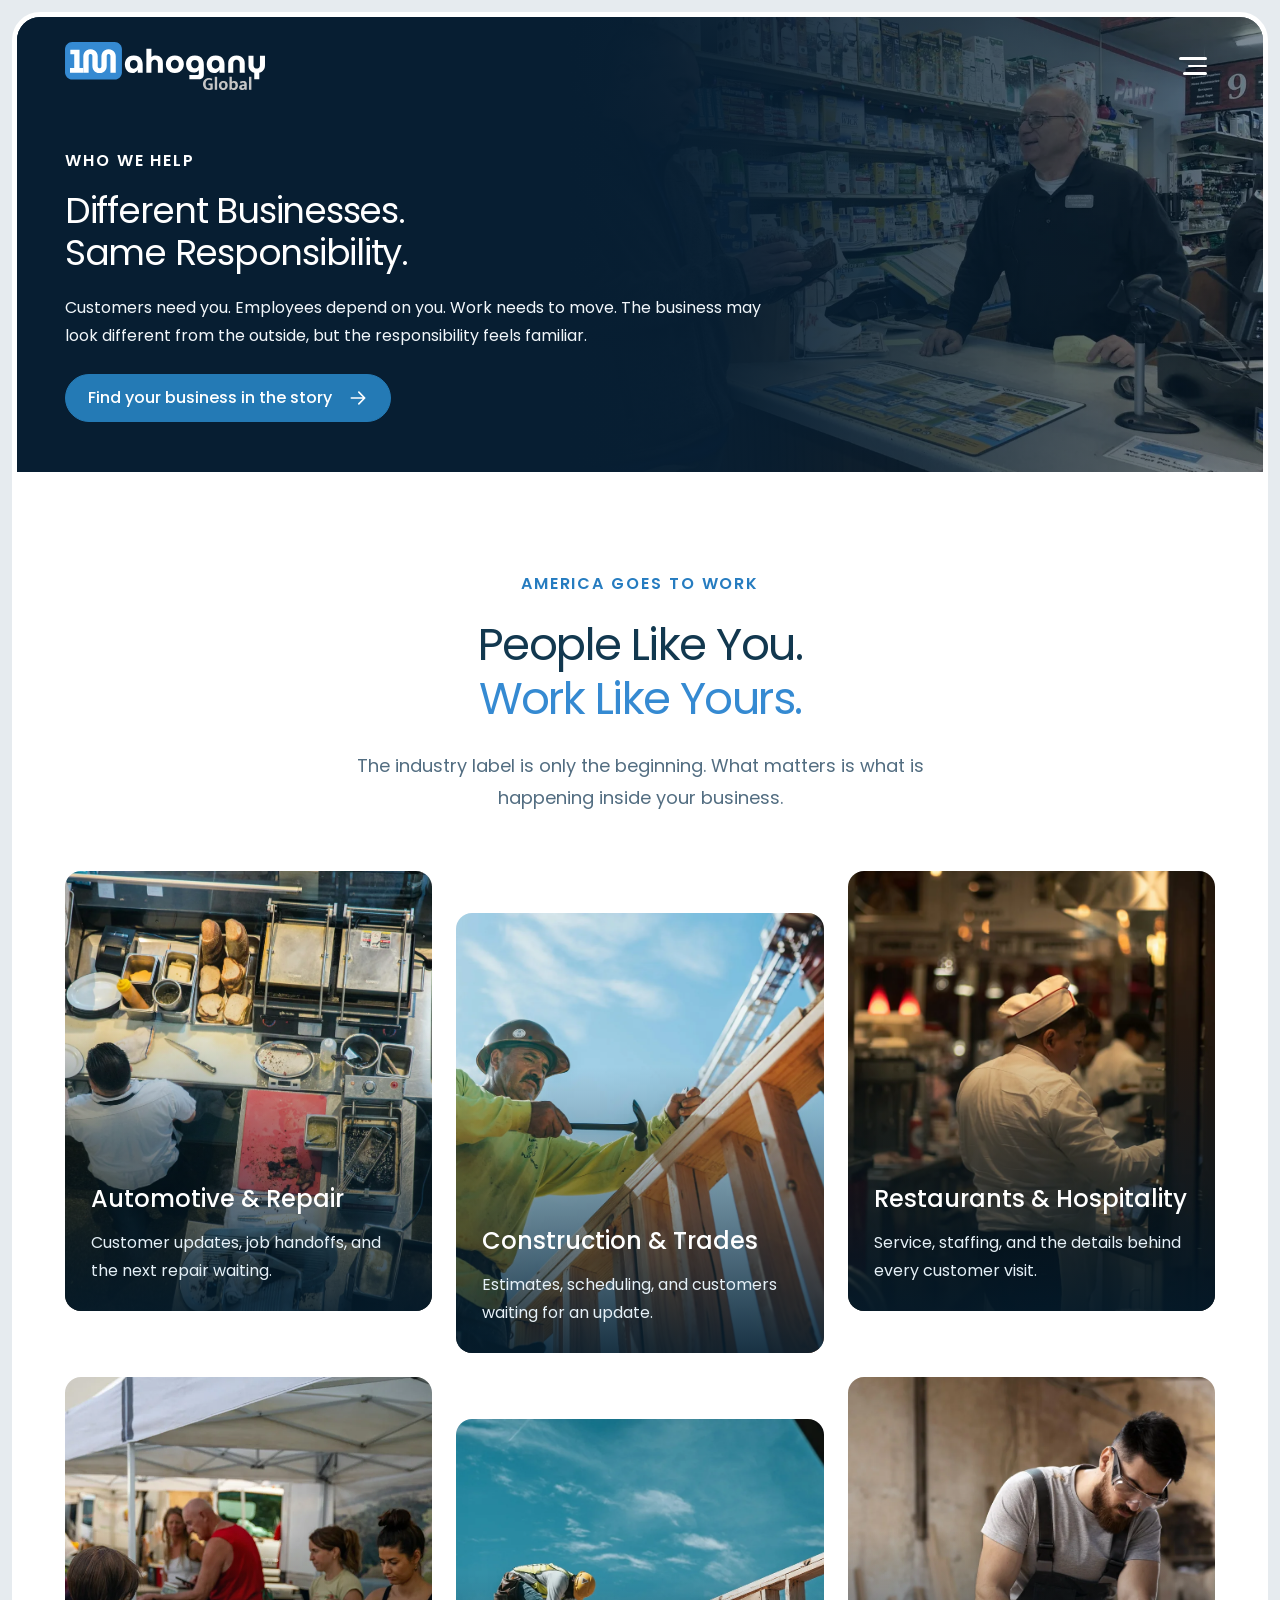
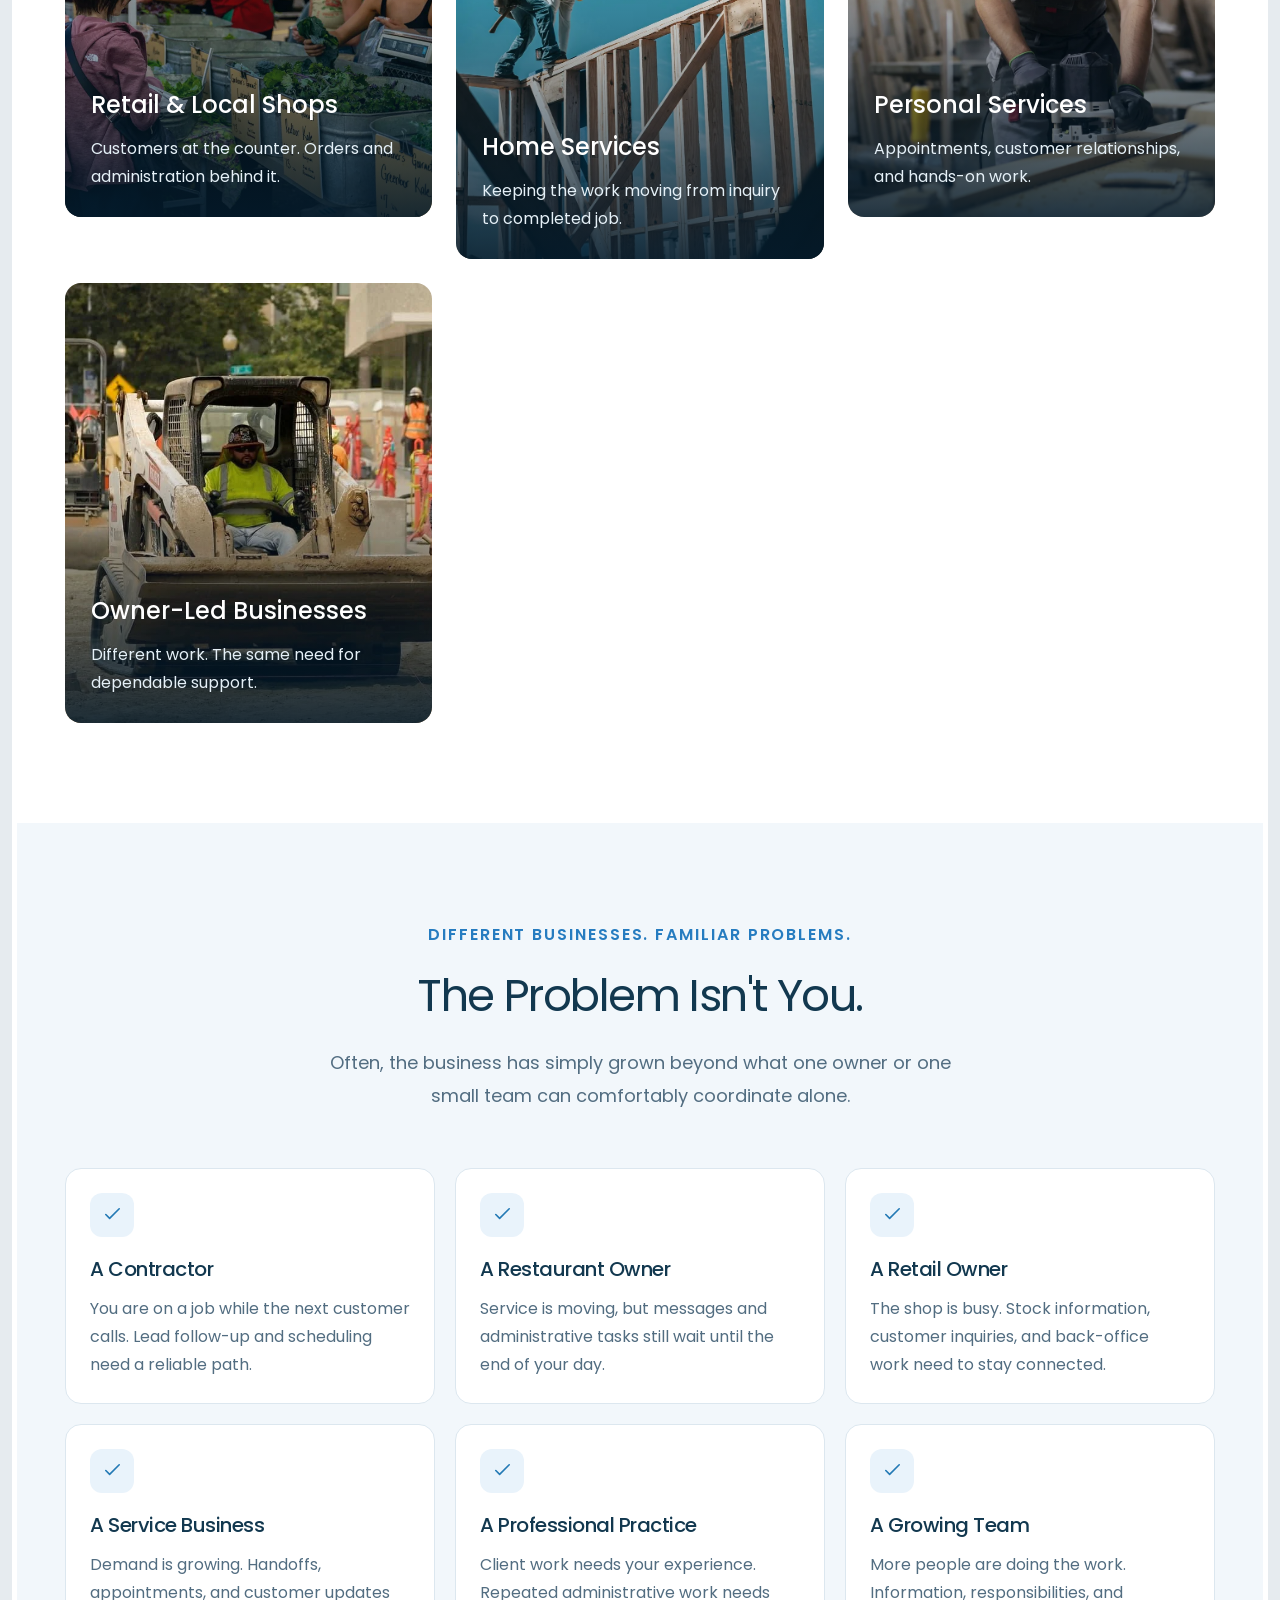
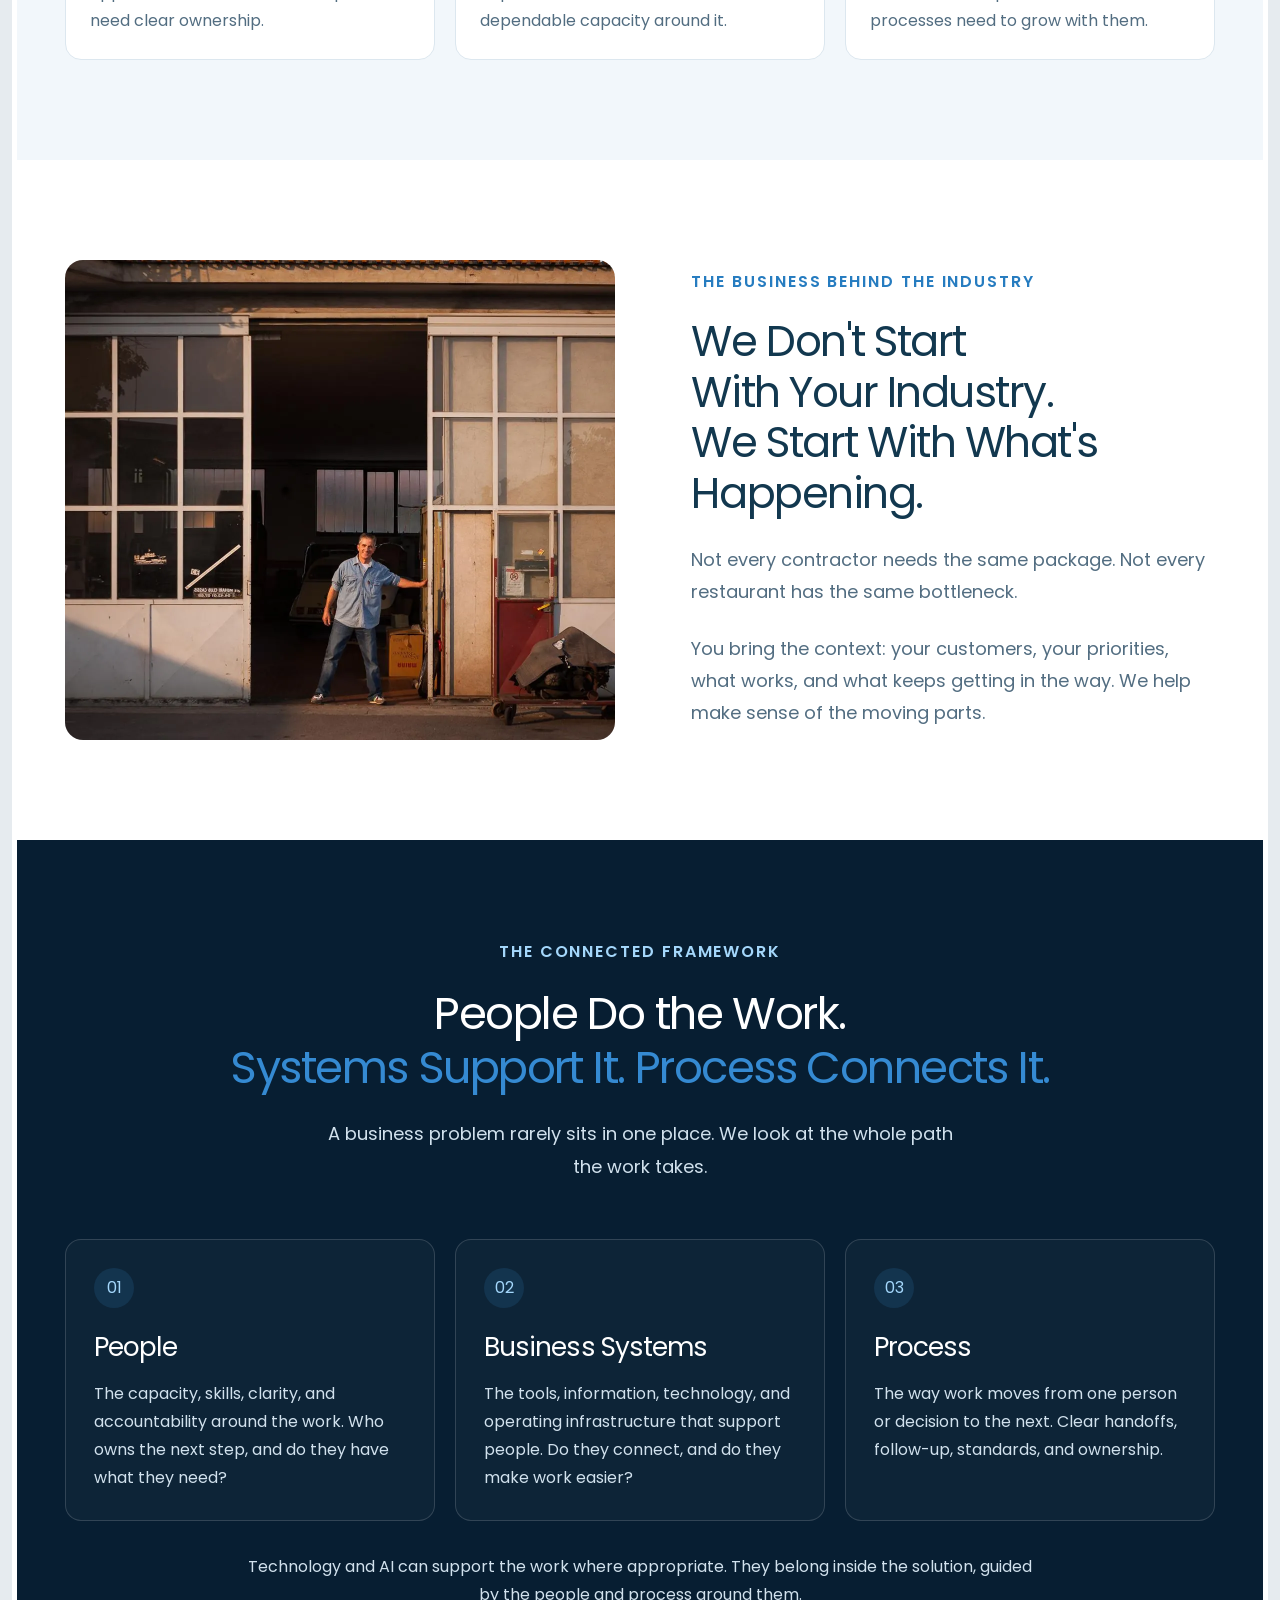
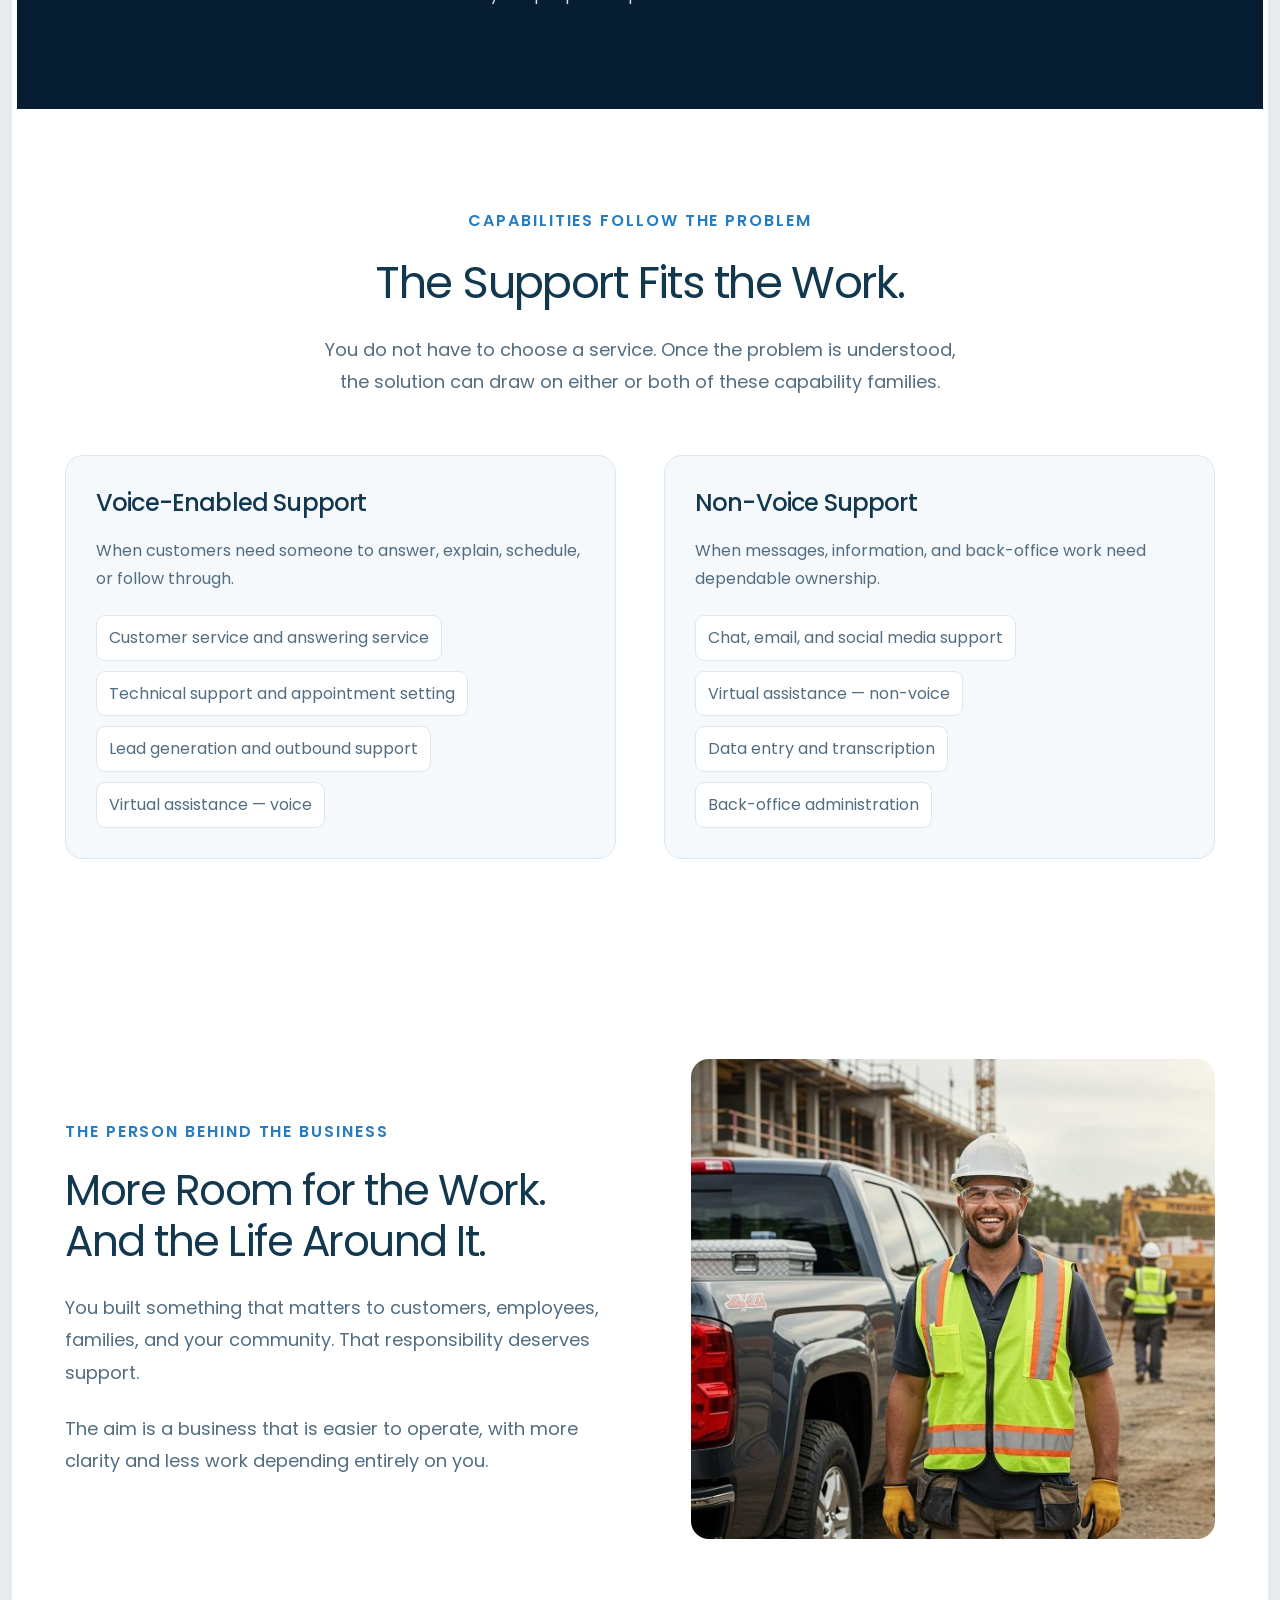
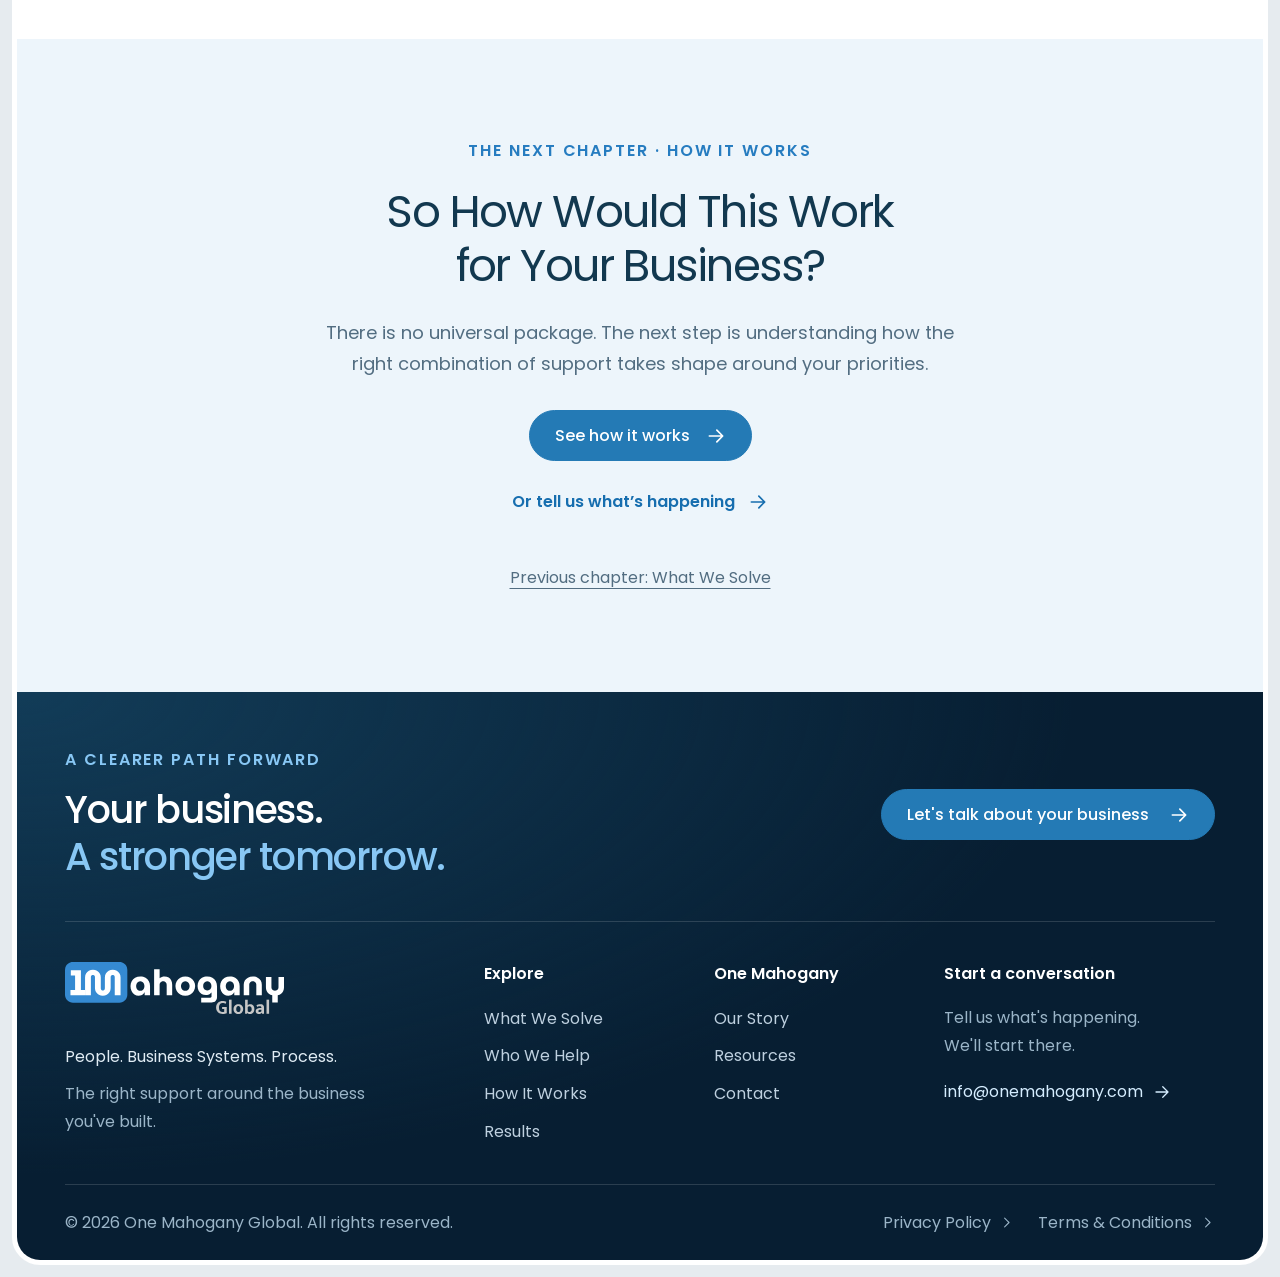
<file: who-we-help.html>
<!doctype html>
<html lang="en"><head><meta charset="utf-8"><meta name="viewport" content="width=device-width,initial-scale=1"><meta name="theme-color" content="#358AD2"><meta name="robots" content="noindex,nofollow"><title>Who We Help — One Mahogany Global</title><meta name="description" content="Support built around the operating realities of owner-led businesses, trades, restaurants, retail, and local services."><link rel="icon" href="favicon.ico?v=20261102a-22ec70d86d65" sizes="any"><link rel="icon" type="image/png" sizes="32x32" href="assets/brand/favicon-32x32.png?v=20261102a-c61fab430d06"><link rel="icon" type="image/png" sizes="16x16" href="assets/brand/favicon-16x16.png?v=20261102a-1eeeab22f7ea"><link rel="icon" type="image/png" sizes="96x96" href="assets/brand/favicon-96x96.png?v=20261102a-48b8cfa2f6a4"><link rel="icon" type="image/svg+xml" href="assets/brand/favicon.svg?v=20261102a-224762e51da7"><link rel="apple-touch-icon" sizes="180x180" href="assets/brand/apple-touch-icon.png?v=20261102a-a03c0e44d3a3"><link rel="manifest" href="site.webmanifest?v=20261102a-9f5b72cb15e7"><link rel="preload" href="assets/fonts/poppins-regular.ttf?v=20261102a-cdedb1729aca" as="font" type="font/ttf" crossorigin><link rel="stylesheet" href="styles.css?v=20261102a-62fc9590e03e"><link rel="stylesheet" href="modern.css?v=20261102a-3c1e15bc5522"><link rel="stylesheet" href="design-system.css?v=20261102a-dadc0b20f99d"><link rel="stylesheet" href="refresh.css?v=20261102a-5893aa2b0cf8"><link rel="stylesheet" href="pages.css?v=20261102a-3a6cf4b7bdec"><script src="header-nav.js?v=20261102a-208bb3a42942" defer></script><script src="site.js?v=20261102a-d7ff24caa701" defer></script></head>
<body class="inner-page"><a class="skip-link" href="#main">Skip to content</a>  <svg class="svg-library" xmlns="http://www.w3.org/2000/svg" aria-hidden="true">
    <symbol id="i-arrow" viewBox="0 0 24 24"><path d="M4 12h15M13 5l7 7-7 7"/></symbol>
    <symbol id="i-phone" viewBox="0 0 24 24"><path d="m5 3 4 1 1 5-3 2a15 15 0 0 0 6 6l2-3 5 1 1 4c0 2-2 3-4 2C9 20 4 15 3 7c-1-2 0-4 2-4Z"/></symbol>
    <symbol id="i-admin" viewBox="0 0 24 24"><path d="M7 3h9l4 4v14H5V3h2Zm8 0v6h5M8 13h8M8 17h6"/></symbol>
    <symbol id="i-leads" viewBox="0 0 24 24"><path d="M4 20v-3a5 5 0 0 1 5-5h3M17 12v8m-4-4 4 4 4-4"/><circle cx="10" cy="6" r="3"/></symbol>
    <symbol id="i-systems" viewBox="0 0 24 24"><rect x="2" y="3" width="8" height="6" rx="1"/><rect x="14" y="15" width="8" height="6" rx="1"/><path d="M6 9v9h8M18 15V6h-8"/></symbol>
    <symbol id="i-owner" viewBox="0 0 24 24"><circle cx="12" cy="6" r="3"/><path d="M5 22v-5a7 7 0 0 1 14 0v5M8 14l4 4 4-4M12 18v4"/></symbol>
    <symbol id="i-more" viewBox="0 0 24 24"><circle cx="4" cy="12" r="1"/><circle cx="12" cy="12" r="1"/><circle cx="20" cy="12" r="1"/></symbol>
    <symbol id="i-clock" viewBox="0 0 24 24"><circle cx="12" cy="12" r="9"/><path d="M12 6v6l4 2"/></symbol>
    <symbol id="i-chat" viewBox="0 0 24 24"><path d="M21 11a9 9 0 0 1-9 9H4l-2 2v-9a9 9 0 1 1 19-2Z"/><path d="M7 9h10M7 13h7"/></symbol>
    <symbol id="i-flow" viewBox="0 0 24 24"><path d="M3 6h14m-4-4 4 4-4 4M21 18H7m4-4-4 4 4 4"/></symbol>
    <symbol id="i-eye" viewBox="0 0 24 24"><path d="M2 12s4-7 10-7 10 7 10 7-4 7-10 7S2 12 2 12Z"/><circle cx="12" cy="12" r="3"/></symbol>
    <symbol id="i-check" viewBox="0 0 24 24"><path d="m5 12 4 4L19 6"/></symbol>
    <symbol id="i-headset" viewBox="0 0 24 24"><path d="M4 14v-3a8 8 0 0 1 16 0v6a4 4 0 0 1-4 4h-3"/><rect x="2" y="11" width="5" height="7" rx="2"/><rect x="17" y="11" width="5" height="7" rx="2"/></symbol>
    <symbol id="i-laptop" viewBox="0 0 24 24"><path d="M4 16V4h16v12M2 16h20l-2 4H4l-2-4Z"/></symbol>
    <symbol id="i-pause" viewBox="0 0 24 24"><path d="M8 5v14M16 5v14"/></symbol>
    <symbol id="i-play" viewBox="0 0 24 24"><path d="m8 5 11 7-11 7V5Z"/></symbol>
    <symbol id="i-volume" viewBox="0 0 24 24"><path d="M3 9v6h4l5 4V5L7 9H3Zm13-1a6 6 0 0 1 0 8m3-11a10 10 0 0 1 0 14"/></symbol>
    <symbol id="i-close" viewBox="0 0 24 24"><path d="m6 6 12 12M6 18 18 6"/></symbol>
    <symbol id="i-users" viewBox="0 0 24 24"><path d="M16 21v-2a4 4 0 0 0-4-4H6a4 4 0 0 0-4 4v2m20 0v-2a4 4 0 0 0-3-3.87M16 3.13a4 4 0 0 1 0 7.75"/><circle cx="9" cy="7" r="4"/></symbol>
    <symbol id="i-mute" viewBox="0 0 24 24"><path d="M3 9v6h4l5 4V5L7 9H3Zm13 0 6 6m0-6-6 6"/></symbol>
    <symbol id="i-chevron-right" viewBox="0 0 24 24"><path d="m9 5 7 7-7 7"/></symbol>
    <symbol id="i-chevron-up" viewBox="0 0 24 24"><path d="m5 15 7-7 7 7"/></symbol>
  </svg>  <header class="site-header" id="site-header">
    <div class="header-inner">
      <a class="brand" href="index.html" aria-label="One Mahogany Global home"><img src="assets/brand/logo-light.svg?v=20261102a-65f7b8a2983a" width="203" height="48" alt="One Mahogany Global"></a>
      <button class="menu-toggle" type="button" aria-expanded="false" aria-controls="mobile-menu"><span></span><span></span><span></span><span class="sr-only">Open navigation</span></button>
      <nav id="main-nav" aria-label="Main navigation"><a class="nav-home-link" href="index.html">Home</a>
        <a href="what-we-solve.html">What We Solve</a><a href="who-we-help.html" aria-current="page">Who We Help</a><a href="how-it-works.html">How It Works</a><a href="results.html">Results</a><a href="about.html">About</a><a href="resources.html">Resources</a>
        <a class="mobile-nav-cta" href="lets-talk.html"><span class="mobile-cta-icon"><svg aria-hidden="true"><use href="#i-chat"/></svg></span><span>Let's talk</span><svg class="mobile-cta-arrow" aria-hidden="true"><use href="#i-arrow"/></svg></a>
      </nav>
      <a class="button button-primary header-cta" href="lets-talk.html">Let's talk <svg><use href="#i-arrow"/></svg></a>
    </div>
  </header><div class="site-frame"><main id="main"><section class="page-hero" id="page-top"><img src="assets/images/counter-customer.webp?v=20261102a-196172424a90" width="1600" height="1067" fetchpriority="high" alt="A neighborhood shopkeeper helping a customer at the counter"><div class="container"><div class="page-hero-content"><p class="eyebrow">Who We Help</p><h1>Different Businesses.<br>Same Responsibility.</h1><p>Customers need you. Employees depend on you. Work needs to move. The business may look different from the outside, but the responsibility feels familiar.</p><div class="hero-actions"><a class="button button-primary" href="#page-content">Find your business in the story <svg aria-hidden="true"><use href="#i-arrow"/></svg></a></div></div></div><span class="page-number">03 / 08 · ONE CONTINUOUS CUSTOMER JOURNEY</span></section><section class="page-section " id="page-content"><div class="container"><div class="section-heading"><p class="eyebrow">America goes to work</p><h2>People Like You.<br><em>Work Like Yours.</em></h2><p>The industry label is only the beginning. What matters is what is happening inside your business.</p></div><div class="photo-mosaic"><figure><img src="assets/images/industry-auto-service.webp?v=20261102a-550b9c44ab38" width="1600" height="1067" loading="lazy" alt="An overhead view of an automotive service workshop"><figcaption><strong>Automotive & Repair</strong><span>Customer updates, job handoffs, and the next repair waiting.</span></figcaption></figure><figure><img src="assets/images/industry-construction.webp?v=20261102a-e12cea93eed5" width="1600" height="1067" loading="lazy" alt="A tradesperson working on the roof structure of a house"><figcaption><strong>Construction & Trades</strong><span>Estimates, scheduling, and customers waiting for an update.</span></figcaption></figure><figure><img src="assets/images/industry-hospitality.webp?v=20261102a-935bbc7dd7b1" width="1600" height="1067" loading="lazy" alt="A chef plating food in a restaurant kitchen"><figcaption><strong>Restaurants & Hospitality</strong><span>Service, staffing, and the details behind every customer visit.</span></figcaption></figure><figure><img src="assets/images/industry-retail-team.webp?v=20261102a-df49913fc728" width="1600" height="1067" loading="lazy" alt="A local shop team helping customers at the counter"><figcaption><strong>Retail & Local Shops</strong><span>Customers at the counter. Orders and administration behind it.</span></figcaption></figure><figure><img src="assets/images/industry-home-building.webp?v=20261102a-0354b3b98615" width="1600" height="1067" loading="lazy" alt="A tradesperson working on the timber frame of a house"><figcaption><strong>Home Services</strong><span>Keeping the work moving from inquiry to completed job.</span></figcaption></figure><figure><img src="assets/images/industry-personal-care.webp?v=20261102a-8aeab30a543d" width="1600" height="1067" loading="lazy" alt="A barber carefully working with a customer"><figcaption><strong>Personal Services</strong><span>Appointments, customer relationships, and hands-on work.</span></figcaption></figure><figure><img src="assets/images/industry-site-team.webp?v=20261102a-cb8d9ce10619" width="1600" height="1067" loading="lazy" alt="A road construction crew coordinating work around equipment"><figcaption><strong>Owner-Led Businesses</strong><span>Different work. The same need for dependable support.</span></figcaption></figure></div></div></section><section class="page-section soft"><div class="container"><div class="section-heading"><p class="eyebrow">Different businesses. Familiar problems.</p><h2>The Problem Isn't You.</h2><p>Often, the business has simply grown beyond what one owner or one small team can comfortably coordinate alone.</p></div><div class="insight-grid"><article class="insight-card"><div class="insight-copy"><span class="insight-symbol"><svg aria-hidden="true"><use href="#i-check"/></svg></span><h3>A Contractor</h3><p>You are on a job while the next customer calls. Lead follow-up and scheduling need a reliable path.</p></div></article><article class="insight-card"><div class="insight-copy"><span class="insight-symbol"><svg aria-hidden="true"><use href="#i-check"/></svg></span><h3>A Restaurant Owner</h3><p>Service is moving, but messages and administrative tasks still wait until the end of your day.</p></div></article><article class="insight-card"><div class="insight-copy"><span class="insight-symbol"><svg aria-hidden="true"><use href="#i-check"/></svg></span><h3>A Retail Owner</h3><p>The shop is busy. Stock information, customer inquiries, and back-office work need to stay connected.</p></div></article><article class="insight-card"><div class="insight-copy"><span class="insight-symbol"><svg aria-hidden="true"><use href="#i-check"/></svg></span><h3>A Service Business</h3><p>Demand is growing. Handoffs, appointments, and customer updates need clear ownership.</p></div></article><article class="insight-card"><div class="insight-copy"><span class="insight-symbol"><svg aria-hidden="true"><use href="#i-check"/></svg></span><h3>A Professional Practice</h3><p>Client work needs your experience. Repeated administrative work needs dependable capacity around it.</p></div></article><article class="insight-card"><div class="insight-copy"><span class="insight-symbol"><svg aria-hidden="true"><use href="#i-check"/></svg></span><h3>A Growing Team</h3><p>More people are doing the work. Information, responsibilities, and processes need to grow with them.</p></div></article></div></div></section><section class="page-section "><div class="container"><div class="story-split "><figure class="story-photo"><img src="assets/images/workshop-doorway.webp?v=20261102a-7926c78b9f50" width="1600" height="1067" loading="lazy" alt="An owner working in a workshop doorway"></figure><div class="story-copy"><p class="eyebrow">The business behind the industry</p><h2>We Don't Start With Your Industry.<br>We Start With What's Happening.</h2><p>Not every contractor needs the same package. Not every restaurant has the same bottleneck.</p><p>You bring the context: your customers, your priorities, what works, and what keeps getting in the way. We help make sense of the moving parts.</p></div></div></div></section><section class="page-section dark"><div class="container"><div class="section-heading"><p class="eyebrow">The connected framework</p><h2>People Do the Work.<br><em>Systems Support It. Process Connects It.</em></h2><p>A business problem rarely sits in one place. We look at the whole path the work takes.</p></div><div class="framework"><article><h3>People</h3><p>The capacity, skills, clarity, and accountability around the work. Who owns the next step, and do they have what they need?</p></article><article><h3>Business Systems</h3><p>The tools, information, technology, and operating infrastructure that support people. Do they connect, and do they make work easier?</p></article><article><h3>Process</h3><p>The way work moves from one person or decision to the next. Clear handoffs, follow-up, standards, and ownership.</p></article></div><p class="framework-note">Technology and AI can support the work where appropriate. They belong inside the solution, guided by the people and process around them.</p></div></section><section class="page-section "><div class="container"><div class="section-heading"><p class="eyebrow">Capabilities follow the problem</p><h2>The Support Fits the Work.</h2><p>You do not have to choose a service. Once the problem is understood, the solution can draw on either or both of these capability families.</p></div><div class="capability-pair"><article><h3>Voice-Enabled Support</h3><p>When customers need someone to answer, explain, schedule, or follow through.</p><ul><li>Customer service and answering service</li><li>Technical support and appointment setting</li><li>Lead generation and outbound support</li><li>Virtual assistance — voice</li></ul></article><article><h3>Non-Voice Support</h3><p>When messages, information, and back-office work need dependable ownership.</p><ul><li>Chat, email, and social media support</li><li>Virtual assistance — non-voice</li><li>Data entry and transcription</li><li>Back-office administration</li></ul></article></div></div></section><section class="page-section "><div class="container"><div class="story-split image-right"><figure class="story-photo"><img src="assets/images/worksite-lead.webp?v=20261102a-4fdd0e43a54f" width="1600" height="1067" loading="lazy" alt="A site lead beside a pickup truck on a construction site"></figure><div class="story-copy"><p class="eyebrow">The person behind the business</p><h2>More Room for the Work.<br>And the Life Around It.</h2><p>You built something that matters to customers, employees, families, and your community. That responsibility deserves support.</p><p>The aim is a business that is easier to operate, with more clarity and less work depending entirely on you.</p></div></div></div></section><section class="page-section next-chapter"><div class="container"><p class="eyebrow">The next chapter · How It Works</p><h2>So How Would This Work<br>for Your Business?</h2><p>There is no universal package. The next step is understanding how the right combination of support takes shape around your priorities.</p><a class="button button-primary" href="how-it-works.html">See how it works <svg aria-hidden="true"><use href="#i-arrow"/></svg></a><a class="text-link" href="lets-talk.html">Or tell us what’s happening <svg aria-hidden="true"><use href="#i-arrow"/></svg></a><a class="journey-back" href="what-we-solve.html">Previous chapter: What We Solve</a></div></section></main>  <footer class="site-footer">
    <div class="container">
      <div class="footer-invitation">
        <div><p class="eyebrow">A clearer path forward</p><h2>Your business.<br><span>A stronger tomorrow.</span></h2></div>
        <a class="button button-primary" href="lets-talk.html">Let's talk about your business <svg aria-hidden="true"><use href="#i-arrow"/></svg></a>
      </div>
      <div class="footer-main">
        <div class="footer-identity">
          <a class="brand" href="index.html" aria-label="One Mahogany Global home"><img src="assets/brand/logo-light.svg?v=20261102a-65f7b8a2983a" width="203" height="48" loading="lazy" alt="One Mahogany Global"></a>
          <p class="footer-brand-line">People. Business Systems. Process.</p>
          <p class="footer-note">The right support around the business you've built.</p>
        </div>
        <nav class="footer-link-group" aria-label="Explore One Mahogany"><h3>Explore</h3><a href="what-we-solve.html">What We Solve</a><a href="who-we-help.html">Who We Help</a><a href="how-it-works.html">How It Works</a><a href="results.html">Results</a></nav>
        <nav class="footer-link-group" aria-label="About One Mahogany"><h3>One Mahogany</h3><a href="about.html">Our Story</a><a href="resources.html">Resources</a><a href="lets-talk.html">Contact</a></nav>
        <div class="footer-contact"><h3>Start a conversation</h3><p>Tell us what's happening.<br>We'll start there.</p><a class="footer-email" href="mailto:info@onemahogany.com">info@onemahogany.com <svg aria-hidden="true"><use href="#i-arrow"/></svg></a></div>
      </div>
      <div class="footer-bottom">
        <p>© <span id="copyright-year">2026</span> One Mahogany Global. All rights reserved.</p>
        <div class="footer-legal"><a href="https://onemahogany.com/privacy-policy/" target="_blank" rel="noopener noreferrer">Privacy Policy <svg aria-hidden="true"><use href="#i-chevron-right"/></svg></a><a href="https://onemahogany.com/terms-and-conditions/" target="_blank" rel="noopener noreferrer">Terms &amp; Conditions <svg aria-hidden="true"><use href="#i-chevron-right"/></svg></a></div>
      </div>
    </div>
  </footer></div><noscript><p class="noscript-note">Email <a href="mailto:info@onemahogany.com">info@onemahogany.com</a> to start a conversation. Resource filters and email draft preparation require JavaScript.</p></noscript></body></html>
</file>
<file: styles.css>
@charset "UTF-8";
:root{--paper:#f4f8fb;--white:#fff;--ink:#112e43;--muted:#5d7384;--line:#dce6ed;--navy:#071e32;--blue:#358ad2;--rust:#267cc0;--serif:Arial,Helvetica,sans-serif;--sans:Arial,Helvetica,sans-serif;--container:1320px}
*{box-sizing:border-box}html{scroll-behavior:smooth;scroll-padding-top:105px}body{margin:0;background:var(--paper);color:var(--ink);font:16px/1.65 var(--sans);-webkit-font-smoothing:antialiased}body.modal-open{overflow:hidden}button,input,select,textarea{font:inherit}button,a{-webkit-tap-highlight-color:transparent}button{cursor:pointer;color:inherit}a{color:inherit;text-decoration:none}img{display:block;max-width:100%;height:auto}svg{width:24px;height:24px;fill:none;stroke:currentColor;stroke-width:1.7;stroke-linecap:round;stroke-linejoin:round;flex-shrink:0}a svg,button svg{pointer-events:none}p,h1,h2,h3,figure{margin:0}p+p{margin-top:16px}button{border-radius:0}h1,h2,h3{text-wrap:balance}h1,h2{font-weight:800;line-height:1.06;letter-spacing:-1.8px}h1{font-family:var(--serif);font-size:clamp(42px,4.1vw,64px);font-weight:700;letter-spacing:-2px}h1 em{font-style:normal}h2{font-size:clamp(36px,3.8vw,58px)}h2 em{font-style:normal}h3{font-size:21px;line-height:1.25;font-weight:700;letter-spacing:-.3px}::selection{background:#c9d9dd;color:#152c3c}:focus-visible{outline:3px solid var(--blue);outline-offset:5px}[hidden]{display:none!important}.svg-library{position:absolute;width:0;height:0;overflow:hidden}.sr-only{position:absolute;clip-path:inset(50%);width:1px;height:1px;overflow:hidden;white-space:nowrap}.skip-link{position:fixed;top:-100px;left:20px;z-index:100;background:white;padding:12px 20px}.skip-link:focus{top:10px}.container{width:min(var(--container),calc(100% - 96px));margin-inline:auto}.section{padding:90px 0}.section-intro{margin-bottom:40px}.eyebrow{font-size:1rem;line-height:1.5;font-weight:700;letter-spacing:1.1px;text-transform:uppercase;margin-bottom:22px;color:var(--rust)}.eyebrow.light{color:#e1c5a0}.button{display:inline-flex;align-items:center;justify-content:center;gap:24px;min-height:50px;padding:14px 23px;font-size:1rem;font-weight:700;line-height:1.4;border:1px solid transparent;border-radius:7px;transition:background .2s,transform .2s;text-align:center}.button svg{width:19px;height:19px}.button:hover{transform:translateY(-2px)}.button-primary,.button-navy{background:#358ad2;color:white}.button-primary:hover,.button-navy:hover{background:#176bad}.text-link{display:inline-flex;align-items:center;gap:18px;font-size:1rem;font-weight:700;line-height:1.5;padding:9px 0;background:none;border:0;text-align:left}.text-link svg{width:20px;height:20px;transition:transform .2s}.text-link:hover svg{transform:translateX(5px)}.text-link.light{color:white}.text-link.gold{color:#e3c69d}.line-icon{width:32px;height:32px}.split-intro{display:grid;grid-template-columns:1.2fr 1fr;gap:90px;align-items:end}.intro-copy{color:var(--muted);max-width:460px}.intro-copy .small-prompt{font-weight:700;color:var(--ink);font-size:20px}.quiet-details{margin-top:18px;font-size:1rem}.quiet-details summary{font-size:1rem;font-weight:700;cursor:pointer;list-style:none;display:flex;align-items:baseline;gap:10px}.quiet-details summary:after{content:'+';font-size:16px;font-weight:400}.quiet-details[open] summary:after{content:'−'}.quiet-details summary::-webkit-details-marker{display:none}.quiet-details p{font-size:1rem;line-height:1.75;color:var(--muted);margin-top:13px}.dark-section{background:var(--navy);color:white}
/* A useful choice, with the detail available when you want it. */
.diagnostic{background:var(--white)}.diagnostic .section-intro h2{max-width:710px}.diagnostic-grid{display:grid;grid-template-columns:1fr 1fr;border-top:1px solid var(--line);column-gap:55px}.diagnostic-card{position:relative;display:grid;grid-template-columns:40px 1fr 20px;gap:22px;align-items:center;min-height:128px;padding:28px 5px;border:0;border-bottom:1px solid var(--line);background:none;text-align:left;transition:background .2s}.diagnostic-card:hover{background:#f5f2eb}.diagnostic-card[aria-expanded=true]{background:#f1eee6}.diagnostic-card .line-icon{color:var(--ink);width:29px;height:29px}.card-number,.card-description{display:none}.card-title{font-size:19px;line-height:1.3;font-weight:600;letter-spacing:-.3px;padding-right:15px}.card-action{font-size:0}.card-action>span{font-size:24px;font-weight:400;line-height:1}.diagnostic-bottom{display:flex;justify-content:space-between;align-items:center;margin-top:25px;gap:22px;font-size:1rem;color:var(--muted)}.diagnostic-bottom .text-link{color:var(--ink)}.diagnostic-response{display:grid;grid-template-columns:1fr auto;gap:40px;align-items:center;padding:30px;background:var(--paper);margin-top:20px}.diagnostic-response .eyebrow{margin-bottom:11px}.diagnostic-response h3{font-size:25px;margin-bottom:12px}.diagnostic-response p:not(.eyebrow){font-size:1rem;color:var(--muted)}
/* Three large pictures, one connected system. */
.answer{background:var(--paper);color:var(--ink)}.answer-layout{display:block}.answer .eyebrow.light{color:var(--rust)}.answer-copy{display:grid;grid-template-columns:1.1fr 1fr;column-gap:100px}.answer-copy .eyebrow{grid-column:1/-1}.answer-copy h2{grid-row:2/4;font-size:clamp(34px,3.4vw,51px);max-width:650px}.answer-copy>p:not(.eyebrow){grid-column:2;grid-row:2;font-size:17px;color:var(--muted);align-self:end;max-width:420px}.answer-copy>.text-link{grid-column:2;grid-row:3;align-self:start;margin-top:15px;color:var(--ink)}.pillars{position:relative;display:grid;grid-template-columns:repeat(3,1fr);gap:25px;margin-top:45px}.pillar{position:relative;min-width:0}.pillar-visual{height:320px;position:relative;overflow:hidden;margin-bottom:25px}.pillar-visual img{width:100%;height:100%;object-fit:cover}.pillar-index{position:absolute;top:18px;left:18px;font-size:1rem;color:white;background:#20221e;padding:6px 10px}.pillar h3{font-size:26px;margin-bottom:10px}.pillar .pillar-lead{font-size:16px;color:var(--muted);max-width:340px;line-height:1.6}.pillar .quiet-details{margin-top:14px}.pillar .quiet-details p{font-size:1rem}.pillar-plus{position:absolute;top:143px;left:calc(33.333% - 12px);z-index:2;display:grid;place-items:center;border-radius:50%;width:38px;height:38px;background:var(--paper);color:var(--ink);font-size:26px}.pillar-plus:nth-of-type(2){left:calc(66.666% - 2px)}.pillars-closing{grid-column:1/-1;font-family:var(--serif);font-style:normal;font-size:22px;margin-top:22px;text-align:center}
/* Everyday American settings introduce the support behind them. */
.services{background:white}.services-intro{display:grid;grid-template-columns:1.1fr 1fr;column-gap:100px;align-items:end}.services-intro .eyebrow{grid-column:1/-1}.services-intro h2{font-size:clamp(35px,3.5vw,54px)}.services-intro>p:last-child{max-width:420px;color:var(--muted);font-size:17px;grid-column:2}.service-grid{display:grid;grid-template-columns:1fr 1fr;gap:28px}.service-family{min-width:0}.service-photo{height:430px;position:relative;overflow:hidden;background:#25291f}.service-photo img{width:100%;height:100%;object-fit:cover;transition:transform .45s}.service-photo:after{content:'';position:absolute;inset:0;background:linear-gradient(0deg,#161811b3,transparent 45%)}.service-family:hover .service-photo img{transform:scale(1.025)}.photo-label{position:absolute;left:30px;bottom:28px;z-index:1;color:white;font-family:var(--serif);font-style:normal;font-size:25px;line-height:1.25;max-width:350px}.service-content{padding:27px 0 0}.service-heading{display:flex;align-items:center;gap:12px}.service-heading .line-icon{width:22px;height:22px;color:var(--rust)}.service-heading h3{font-size:1rem;text-transform:uppercase;letter-spacing:.7px}.service-quote{font-size:29px;font-weight:700;letter-spacing:-.8px;line-height:1.2;margin-top:18px;margin-bottom:24px}.service-details{border-top:1px solid var(--line);border-bottom:1px solid var(--line);margin:0 0 17px}.service-details summary{display:flex;align-items:center;justify-content:space-between;cursor:pointer;padding:16px 0;font-size:1rem;font-weight:700;list-style:none}.service-details summary::-webkit-details-marker{display:none}.service-details summary span{font-size:22px;line-height:1;font-weight:400}.service-details[open] summary span{transform:rotate(45deg)}.service-list{list-style:none;padding:5px 0 23px;margin:0;display:grid;grid-template-columns:1fr 1fr;gap:10px 18px}.service-list li{font-size:1rem;color:var(--muted);line-height:1.5;padding-left:17px;position:relative}.service-list li:before{content:'✓';position:absolute;left:0;color:var(--rust)}.service-content>.text-link{color:var(--ink);font-size:1rem}
/* The operating model is clear enough to remember. */
.process-section{background:#f1f6fa}.process-intro{max-width:780px}.process-intro h2{font-size:clamp(35px,3.5vw,53px)}.process-intro>p:last-child{font-size:16px;color:var(--muted);max-width:570px;margin-top:22px}.process-layout{display:grid;grid-template-columns:1fr 1fr;gap:95px}.process-steps{list-style:none;padding:0;margin:0;display:flex;flex-direction:column;justify-content:center;gap:0}.process-steps li{position:relative;padding:25px 0 26px 65px;border-bottom:1px solid #c8c8be;min-height:122px}.process-steps li:first-child{border-top:1px solid #c8c8be}.step-number{position:absolute;left:0;top:28px;font-size:1rem;color:var(--rust);font-family:var(--serif)}.process-steps h3{font-size:29px}.process-steps .quiet-details{margin-top:10px}.process-steps .quiet-details summary{font-weight:400;font-size:1rem}.process-photo{position:relative;min-height:425px;overflow:hidden}.process-photo img{position:absolute;inset:0;width:100%;height:100%;object-fit:cover;object-position:center 30%}.process-photo:after{content:'';position:absolute;inset:0;background:linear-gradient(0deg,#151910b3,transparent 60%)}.process-photo figcaption{position:absolute;left:32px;bottom:32px;right:20px;z-index:1;font-family:var(--serif);font-size:34px;color:white;line-height:1.13;font-weight:700}.process-photo figcaption em{font-weight:400}.process-section .container>.text-link{margin-top:28px}
.outcomes{background:var(--paper);color:var(--ink)}.outcomes .intro-copy{color:var(--muted);font-size:16px;max-width:440px}.outcomes .eyebrow{color:var(--rust)}.outcome-grid{display:grid;grid-template-columns:repeat(4,1fr);gap:35px;padding-top:35px;border-top:1px solid var(--line)}.outcome-grid .line-icon{color:var(--rust);margin-bottom:22px}.outcome-grid h3{font-size:24px;margin-bottom:13px}.outcome-grid p{font-size:1rem;line-height:1.7;color:var(--muted);max-width:260px}.result-strip{display:none}.outcomes-closing{font-family:var(--serif);font-size:28px;line-height:1.4;margin-top:50px}.outcomes-closing br{display:none}.outcomes-closing em{font-style:normal}.proof-section{background:white}.proof-intro{display:flex;align-items:center;justify-content:space-between;gap:20px;margin-bottom:25px}.proof-intro .eyebrow{margin:0}.scenario-label{font-size:1rem;color:var(--muted)}.proof-layout{display:grid;grid-template-columns:.95fr 1.5fr;border-top:1px solid var(--line);border-bottom:1px solid var(--line)}.proof-opening{padding:35px 40px 35px 0}.proof-opening .eyebrow{font-size:1rem;color:var(--rust)}.proof-opening h2{font-family:var(--serif);font-size:40px;letter-spacing:-1.2px;max-width:430px}.proof-opening .text-link{margin-top:25px;color:var(--ink);font-size:1rem}.proof-stages{display:grid;grid-template-columns:repeat(3,1fr);align-items:center;gap:25px;padding-left:30px;border-left:1px solid var(--line)}.proof-stages article>span{display:block;color:var(--rust);font-size:1rem;font-weight:700;margin-bottom:20px}.proof-stages h3{font-size:20px;line-height:1.25}.proof-stages .quiet-details summary{font-size:1rem}.proof-stages .quiet-details p{font-size:1rem}.proof-note{font-size:1rem;color:var(--muted);margin-top:17px}
/* Photograph-led identification, with quiet captions. */
.industries{background:white;padding-top:0;padding-bottom:65px;overflow:hidden}.industries .intro-copy{font-size:16px}.industries .intro-copy .text-link{margin-top:17px}.industry-track{display:flex;overflow-x:auto;overflow-y:hidden;gap:18px;padding:3px 48px 10px;scrollbar-width:none;overscroll-behavior-x:contain;touch-action:pan-x pan-y}.industry-track::-webkit-scrollbar{display:none}.industry-track figure{position:relative;flex:0 0 350px;height:445px;overflow:hidden;background:#27291f}.industry-track figure:after{content:'';position:absolute;inset:0;background:linear-gradient(0deg,#11170eb8,transparent 45%)}.industry-track img{width:100%;height:100%;object-fit:cover;transition:transform .5s}.industry-track figure:hover img{transform:scale(1.025)}.industry-track figcaption{position:absolute;left:28px;bottom:26px;right:15px;z-index:1;font-size:25px;font-weight:700;letter-spacing:-.7px;line-height:1.15;color:white}.carousel-footer{display:flex;align-items:center;justify-content:space-between;gap:20px;margin-top:22px}.carousel-footer>p{font-family:var(--serif);font-size:20px;font-style:normal;color:var(--muted)}.carousel-controls{display:flex;gap:8px}.on-light{background:none;color:var(--ink);border-color:#b9bcb5}.on-light:hover{background:var(--paper)}.on-light:last-child{background:var(--ink);color:white;border-color:var(--ink)}svg.reverse{transform:rotate(180deg)}
/* A final invitation rooted in work, rather than a corporate sales panel. */
.belief{display:grid;grid-template-columns:1.25fr 1fr;background:#092b45;min-height:630px}.belief-story{position:relative;isolation:isolate;overflow:hidden;display:flex;align-items:flex-end;min-height:650px}.belief-story>img{position:absolute;inset:0;width:100%;height:100%;object-fit:cover;object-position:65% center;z-index:-2}.belief-overlay{position:absolute;inset:0;background:linear-gradient(0deg,#13190fe8,transparent 85%);z-index:-1}.belief-copy{padding:70px max(48px,calc((100vw - 1320px)/2));padding-right:50px;color:white}.belief-copy h2{font-size:clamp(35px,3.1vw,47px);max-width:560px}.belief-copy>p:not(.eyebrow){font-size:1rem;line-height:1.75;margin-top:25px;max-width:470px;color:#e1e5db}.belief-copy .text-link{margin-top:22px}.belief-conversion{align-content:center;padding:75px 60px;color:white}.belief-conversion h2{font-size:clamp(35px,3.1vw,47px);max-width:500px}.belief-conversion>p:not(.eyebrow){font-size:17px;line-height:1.75;margin-top:25px;color:#e3e6dc}.belief-conversion .button{margin-top:28px;background:var(--paper);color:var(--ink);min-width:160px;justify-content:space-between}.belief-conversion .button:hover{background:white}.belief-conversion .conversion-micro{font-size:1rem!important;margin-top:17px!important;color:#c6cbbf!important}.brand-promise{font-family:var(--serif);font-style:normal;font-size:24px;line-height:1.35;margin-top:50px;padding-top:25px;border-top:1px solid #ffffff3d}.brand-promise em{font-style:normal}
.site-footer{background:#051827;color:white;padding:55px 0 25px}.footer-main{display:flex;align-items:center;justify-content:space-between;gap:50px;padding-bottom:38px}.footer-brand-line{font-size:1rem;letter-spacing:.3px;color:#adb6a9;margin-top:20px}.footer-main nav{display:grid;grid-template-columns:repeat(4,auto);gap:18px 30px;color:#e4e8df;font-size:1rem}.footer-main nav a:hover,.footer-bottom a:hover{text-decoration:underline;text-underline-offset:5px}.footer-top{font-size:25px;display:grid;place-items:center;width:42px;height:42px;border:1px solid #ffffff50;border-radius:50%}.footer-bottom{display:flex;justify-content:space-between;gap:20px;border-top:1px solid #ffffff2b;padding-top:23px;font-size:1rem;color:#aab2a6}.footer-bottom>div{display:flex;gap:25px}
/* Supporting detail remains available without taking over the page. */
.site-dialog{background:var(--paper);color:var(--ink);border:0;width:min(750px,calc(100% - 32px));max-height:calc(100dvh - 48px);padding:0;overflow:auto;box-shadow:0 30px 90px #0006}.site-dialog::backdrop{background:#11170fd1;backdrop-filter:blur(5px)}.dialog-content{padding:60px}.dialog-content>.eyebrow{margin-bottom:18px}.dialog-content h2{font-family:var(--serif);font-size:48px;margin-bottom:25px;font-weight:700}.dialog-content>p:not(.eyebrow){font-size:1rem;color:var(--muted)}.dialog-close{position:sticky;float:right;top:16px;right:16px;margin:16px 16px -54px 0;width:38px;height:38px;border:1px solid #bdc1b6;border-radius:50%;background:var(--paper);font-size:26px;line-height:1;z-index:2;display:grid;place-items:center}.dialog-close:hover{background:#e1e2d8}.site-dialog .button{margin-top:23px}.contact-dialog form{margin-top:28px}.contact-dialog label{font-size:1rem;font-weight:700;display:block;margin-bottom:8px}.contact-dialog label span{font-size:1rem;font-weight:400;color:var(--muted)}.contact-dialog input,.contact-dialog textarea,.contact-dialog select{display:block;width:100%;border:1px solid #bfc3b8;background:#fff;color:var(--ink);font-size:16px;line-height:1.5;padding:11px 12px;border-radius:0}.contact-dialog input,.contact-dialog select{min-height:46px}.contact-dialog textarea{resize:vertical}.form-grid{display:grid;grid-template-columns:1fr 1fr;gap:22px;margin:23px 0}.form-note{font-size:1rem!important;line-height:1.65;color:var(--muted)!important;margin-top:17px}.contact-dialog #message-ready{margin-top:25px;padding-top:25px;border-top:1px solid var(--line)}#message-ready h3{font-family:var(--serif);font-size:29px;margin-bottom:15px}#message-ready p{font-size:1rem;color:var(--muted)}#edit-message{display:flex;margin-top:12px}.story-dialog{width:min(1050px,calc(100% - 32px))}.story-gallery{display:grid;grid-template-columns:1.1fr .75fr 1.1fr;gap:18px;margin:35px 0}.story-gallery img{width:100%;height:235px;object-fit:cover}.story-gallery figcaption{font-size:1rem;line-height:1.5;margin-top:14px}.story-gallery figcaption span{display:block;font-size:1rem;color:var(--muted);margin-top:5px}.dialog-content>h3{margin:28px 0 16px}.resource-list{list-style:none;counter-reset:resource;padding:0;margin:30px 0;border-top:1px solid var(--line)}.resource-list li{position:relative;counter-increment:resource;padding:25px 0 25px 45px;border-bottom:1px solid var(--line)}.resource-list li:before{content:'0'counter(resource);position:absolute;left:0;top:26px;color:var(--rust);font-family:var(--serif);font-size:18px}.resource-list h3{font-size:18px;margin-bottom:10px}.resource-list p{font-size:1rem;color:var(--muted)}.noscript-note{padding:20px;text-align:center;font-size:1rem;background:#e8e6db}.noscript-note a{text-decoration:underline}
@media(min-width:1700px){.introduction-copy{padding-right:90px}.heritage-image{min-height:760px}.pillar-visual{height:370px}.service-photo{height:500px}}
@media(max-width:1200px){.container,.header-inner{width:calc(100% - 64px)}.header-inner{gap:22px}.brand img{width:180px;height:43px}.site-header nav{gap:18px}.site-header nav>a:not(.button){font-size:1rem}.header-cta{margin-left:0;font-size:1rem;gap:12px;padding:11px 15px}.introduction-copy{padding:60px 40px 60px 32px}.introduction-copy h1{font-size:49px}.heritage-image{min-height:660px}.split-intro{gap:60px}.answer-copy,.services-intro{column-gap:60px}.pillar-visual{height:290px}.service-photo{height:370px}.process-layout{gap:55px}.proof-stages{gap:18px;padding-left:24px}.proof-stages h3{font-size:18px}.belief-copy{padding-left:32px;padding-right:35px}.belief-conversion{padding:65px 40px}.footer-main nav{gap:17px 22px}.industry-track{padding-inline:32px}}
@media(max-width:960px){.site-header{height:78px}.menu-toggle{display:flex;flex-direction:column;justify-content:center;gap:6px;width:42px;height:42px;padding:11px;background:none;border:0}.menu-toggle>span:not(.sr-only){height:2px;width:100%;background:var(--ink);display:block;transition:transform .2s}.menu-toggle[aria-expanded=true]>span:first-child{transform:translateY(4px) rotate(45deg)}.menu-toggle[aria-expanded=true]>span:nth-child(2){transform:translateY(-4px) rotate(-45deg)}.site-header nav{display:none;position:absolute;top:77px;left:0;right:0;background:var(--paper);padding:20px 32px 30px;box-shadow:0 20px 35px #0002;max-height:calc(100dvh - 78px);overflow:auto}.site-header nav.is-open{display:flex;flex-direction:column;align-items:stretch;gap:0}.site-header nav>a:not(.button){font-size:16px;padding:12px 0;border-bottom:1px solid var(--line)}.site-header .header-cta{align-self:flex-start;margin-top:25px;font-size:1rem;padding:13px 22px}.section{padding:75px 0}.introduction{grid-template-columns:1fr 1fr}.introduction-copy{padding:55px 32px}.introduction-copy h1{font-size:41px;letter-spacing:-1.6px}.introduction-copy>p:not(.eyebrow){font-size:1rem}.introduction-copy .eyebrow{font-size:1rem}.heritage-image{min-height:650px}.heritage-image figcaption{left:25px;bottom:27px}.heritage-image figcaption>span{font-size:27px}.hero-actions .button{font-size:1rem;padding:13px 17px;gap:12px}.split-intro{gap:40px}.diagnostic-grid{column-gap:35px}.diagnostic-card{gap:17px;grid-template-columns:30px 1fr 18px}.card-title{font-size:17px}.answer-copy,.services-intro{column-gap:40px}.answer-copy>p:not(.eyebrow),.services-intro>p:last-child{font-size:1rem}.pillar-visual{height:245px}.pillar h3{font-size:23px}.pillar .pillar-lead{font-size:1rem}.pillar-plus{top:103px;width:34px;height:34px}.pillars-closing{font-size:20px}.service-photo{height:330px}.photo-label{font-size:23px;left:23px;bottom:23px}.service-quote{font-size:25px}.process-layout{gap:40px}.process-photo{min-height:390px}.process-photo figcaption{font-size:29px;left:25px;bottom:25px}.outcome-grid{gap:25px}.outcome-grid h3{font-size:21px}.outcome-grid p{font-size:1rem}.proof-layout{grid-template-columns:1fr}.proof-opening{padding:30px 0}.proof-opening h2{max-width:690px}.proof-stages{padding:30px 0;border-left:0;border-top:1px solid var(--line);gap:35px}.proof-stages h3{font-size:21px}.proof-stages .quiet-details summary{font-size:1rem}.belief h2{font-size:36px}.belief{grid-template-columns:1.05fr 1fr}.belief-copy{padding:50px 32px}.belief-conversion{padding:55px 32px}.footer-main{flex-wrap:wrap;gap:35px}.footer-top{margin-left:auto}.footer-main nav{font-size:1rem}.industry-track figure{flex-basis:315px;height:405px}}
@media(max-width:760px){html{scroll-padding-top:82px}.container,.header-inner{width:calc(100% - 40px)}h2{font-size:37px;letter-spacing:-1.2px}.eyebrow{font-size:1rem;letter-spacing:.8px;margin-bottom:18px}.section{padding:65px 0}.purpose-bar{height:29px;font-size:1rem;letter-spacing:0}.site-header{height:73px}.brand img{width:174px;height:42px}.site-header nav{top:72px;padding:16px 20px 28px}.hero-video{aspect-ratio:16/9;object-fit:contain}.video-controls{right:12px;bottom:12px;gap:6px}.round-control{width:32px;height:32px}.round-control svg{width:15px;height:15px}.introduction{grid-template-columns:1fr}.introduction-copy{padding:47px 20px 45px}.introduction-copy>.eyebrow{font-size:1rem;max-width:none}.introduction-copy h1{font-size:clamp(39px,8.2vw,56px);line-height:1.08;letter-spacing:-1.5px;max-width:590px}.introduction-copy>p:not(.eyebrow){font-size:1rem;line-height:1.75;margin-top:24px;max-width:520px}.hero-actions{margin-top:24px;gap:10px}.hero-actions .button{font-size:1rem;padding:14px 20px;gap:16px}.hero-actions .text-link{font-size:1rem}.heritage-image{min-height:410px;height:440px;aspect-ratio:auto}.heritage-image>img{object-position:74% center}.heritage-image figcaption{left:22px;bottom:24px}.heritage-image figcaption>span{font-size:30px;max-width:330px}.heritage-image small{font-size:1rem;margin-top:12px}.section-intro{margin-bottom:30px}.split-intro{grid-template-columns:1fr;gap:24px}.intro-copy{font-size:1rem;max-width:550px}.intro-copy .small-prompt{font-size:18px}.intro-copy p+p{margin-top:5px}.quiet-details{margin-top:14px}.diagnostic-grid{grid-template-columns:1fr}.diagnostic-card{min-height:103px;padding:22px 0;grid-template-columns:31px 1fr 20px;gap:20px}.diagnostic-card .line-icon{width:27px;height:27px}.card-title{font-size:18px;letter-spacing:-.25px;padding-right:12px;max-width:380px}.card-action>span{font-size:23px}.diagnostic-bottom{flex-direction:column;align-items:flex-start;gap:10px;font-size:1rem;margin-top:24px}.diagnostic-bottom .text-link{font-size:1rem}.diagnostic-response{grid-template-columns:1fr;gap:14px;padding:25px 20px}.diagnostic-response h3{font-size:23px}.diagnostic-response p:not(.eyebrow){font-size:1rem}.answer-copy{display:block}.answer-copy h2{font-size:37px;max-width:580px}.answer-copy>p:not(.eyebrow){font-size:1rem;max-width:520px;margin-top:23px}.answer-copy>.text-link{margin-top:15px;font-size:1rem}.pillars{grid-template-columns:1fr;gap:35px;margin-top:32px}.pillar-visual{height:320px;margin-bottom:21px}.pillar h3{font-size:27px}.pillar .pillar-lead{max-width:100%;font-size:16px}.pillar .quiet-details{margin-top:12px}.pillar-plus{display:none}.pillars-closing{margin-top:0;font-size:21px;text-align:left;line-height:1.4;border-top:1px solid var(--line);padding-top:25px}.services-intro{display:block}.services-intro h2{font-size:37px}.services-intro>p:last-child{font-size:1rem;margin-top:23px}.service-grid{grid-template-columns:1fr;gap:45px}.service-photo{height:360px}.service-content{padding-top:23px}.photo-label{font-size:26px;left:25px;bottom:26px}.service-heading h3{font-size:1rem}.service-quote{font-size:28px;line-height:1.2;margin-top:17px;margin-bottom:22px}.service-list{gap:12px 17px}.service-list li{font-size:1rem}.service-content>.text-link{font-size:1rem}.process-intro h2{font-size:37px}.process-intro>p:last-child{font-size:1rem;margin-top:22px}.process-layout{grid-template-columns:1fr;gap:35px}.process-steps li{padding:23px 0 24px 54px;min-height:111px}.process-steps h3{font-size:28px}.step-number{top:27px;font-size:1rem}.process-steps .quiet-details summary{font-size:1rem}.process-photo{min-height:370px}.process-photo figcaption{font-size:35px;left:28px;bottom:30px}.process-section .container>.text-link{margin-top:22px;font-size:1rem}.outcomes .intro-copy{font-size:1rem}.outcome-grid{grid-template-columns:1fr 1fr;gap:30px 25px;padding-top:29px}.outcome-grid .line-icon{width:28px;height:28px;margin-bottom:17px}.outcome-grid h3{font-size:21px}.outcome-grid p{font-size:1rem;line-height:1.7}.outcomes-closing{font-size:25px;margin-top:35px}.proof-intro{flex-direction:column;align-items:flex-start;gap:10px;margin-bottom:22px}.scenario-label{font-size:1rem}.proof-opening h2{font-size:35px;max-width:450px}.proof-opening{padding:27px 0}.proof-opening .text-link{margin-top:20px;font-size:1rem}.proof-stages{grid-template-columns:1fr;gap:26px}.proof-stages article>span{font-size:1rem;margin-bottom:13px}.proof-stages h3{font-size:23px;max-width:400px}.proof-stages h3 br{display:none}.proof-stages .quiet-details{margin-top:12px}.proof-stages .quiet-details summary{font-size:1rem}.proof-stages .quiet-details p{font-size:1rem}.proof-note{font-size:1rem}.industries{padding-top:0;padding-bottom:50px}.industries .intro-copy{font-size:1rem}.industries .intro-copy .text-link{font-size:1rem;margin-top:16px}.industry-track{padding-inline:20px;gap:13px}.industry-track figure{flex-basis:80vw;height:405px;max-width:360px}.industry-track figcaption{font-size:26px;left:24px;bottom:25px}.carousel-footer{margin-top:16px;gap:17px}.carousel-footer>p{font-size:17px;max-width:210px;line-height:1.4}.carousel-controls{gap:5px}.carousel-controls .round-control{width:31px;height:31px}.belief{grid-template-columns:1fr}.belief-story{min-height:590px}.belief-story>img{object-position:67% center}.belief-copy{padding:55px 20px}.belief-copy h2{font-size:38px;max-width:500px}.belief-copy>p:not(.eyebrow){font-size:1rem;max-width:430px;margin-top:24px}.belief-copy .text-link{margin-top:19px;font-size:1rem}.belief-conversion{padding:60px 20px}.belief-conversion h2{font-size:38px;max-width:500px}.belief-conversion>p:not(.eyebrow){font-size:16px}.belief-conversion .button{font-size:1rem;margin-top:25px}.belief-conversion .conversion-micro{font-size:1rem!important}.brand-promise{font-size:25px;margin-top:36px;padding-top:25px}.site-footer{padding:44px 0 25px}.footer-main{display:grid;grid-template-columns:1fr auto;gap:30px;padding-bottom:30px}.footer-main nav{grid-column:1/-1;grid-row:2;grid-template-columns:1fr 1fr;gap:17px 25px;font-size:1rem}.footer-top{grid-column:2;grid-row:1;align-self:start}.footer-brand-line{font-size:1rem;margin-top:18px}.footer-bottom{flex-direction:column;gap:17px;font-size:1rem}.footer-bottom>div{gap:20px}.dialog-content{padding:48px 25px 32px}.dialog-content h2{font-size:39px;letter-spacing:-1.5px}.dialog-content>p:not(.eyebrow){font-size:1rem}.site-dialog{width:calc(100% - 24px);max-height:calc(100dvh - 24px)}.form-grid{gap:19px 15px}.contact-dialog label{font-size:1rem}.contact-dialog label span{font-size:1rem}.form-note{font-size:1rem!important}.story-gallery{grid-template-columns:1fr 1fr;gap:20px 12px}.story-gallery figure:first-child{grid-column:1/-1}.story-gallery img{height:225px}.story-gallery figure:first-child img{height:auto;aspect-ratio:4/3;object-fit:cover}.story-gallery figcaption{font-size:1rem}.story-gallery figcaption span{font-size:1rem}.dialog-content>h3{font-size:20px}.resource-list h3{font-size:17px}.resource-list p{font-size:1rem}}
@media(max-width:370px){.purpose-bar{font-size:1rem}.introduction-copy h1{font-size:38px}.hero-actions .button{font-size:1rem;gap:12px;padding-inline:17px}.heritage-image{min-height:370px}.heritage-image figcaption>span{font-size:27px}.outcome-grid{gap:28px 20px}.outcome-grid h3{font-size:19px}.carousel-footer>p{font-size:1rem}.form-grid{grid-template-columns:1fr}.service-list{grid-template-columns:1fr}.dialog-content{padding-inline:21px}.card-title{font-size:17px}}
@media(prefers-reduced-motion:reduce){html{scroll-behavior:auto}*,*:before,*:after{transition:none!important;animation:none!important}.service-family:hover .service-photo img,.industry-track figure:hover img{transform:none}.button:hover{transform:none}}
</file>
<file: modern.css>
/* Contemporary presentation: open footage, a quiet floating masthead, concise story. */
body{background:#edf3f4}main{margin:20px 20px 0;border:6px solid #fff;border-bottom:0;border-radius:24px 24px 0 0;overflow:clip;background:#fff}h1,h2{font-family:var(--sans);font-weight:500;letter-spacing:-1.7px}h3{font-weight:500;letter-spacing:-.35px}.section{padding:82px 0}.eyebrow{font-size:1rem;letter-spacing:1.4px}.button{font-size:1rem;font-weight:500;border-radius:25px;min-height:46px;padding:12px 22px}.text-link{font-size:1rem;font-weight:500}.site-header{position:fixed;top:26px;left:26px;right:26px;height:88px;z-index:30;color:#fff;background:transparent;border:0;border-radius:18px;transition:background .25s,top .25s,height .25s,box-shadow .25s}.site-header.scrolled,.site-header:has(nav.is-open){top:0;left:0;right:0;height:76px;background:#071e32f5;backdrop-filter:blur(16px);border-radius:0;box-shadow:0 4px 25px #06152114}.header-inner{position:relative;height:100%;width:calc(100% - 80px);max-width:1440px;margin:auto;display:flex;align-items:center;justify-content:space-between;gap:24px}.brand{display:inline-block;flex-shrink:0}.brand img{width:192px;height:46px;object-fit:contain}.site-header nav{position:absolute;top:50%;left:50%;transform:translate(-50%,-50%);display:flex;align-items:center;gap:2px;padding:5px;background:#ffffffee;border:1px solid #ffffff55;border-radius:30px;box-shadow:0 3px 12px #061e2c0a}.site-header nav>a:not(.mobile-nav-cta){padding:9px 12px;font-size:1rem;font-weight:400;line-height:1.3;white-space:nowrap;color:#324754;border-radius:20px;text-decoration:none;transition:background .2s,color .2s}.site-header nav>a:not(.mobile-nav-cta):hover{background:#e8f2f8;color:#0e446b}.site-header nav>a.nav-home{background:#143d58;color:white}.site-header .header-cta{min-height:38px;min-width:128px;background:#123b55b8;color:white;border:1px solid #ffffff24;padding:10px 17px;gap:17px;margin-left:auto;font-size:1rem;line-height:1.3;border-radius:24px;backdrop-filter:blur(12px)}.site-header .header-cta:hover{background:#358ad2}.site-header .header-cta svg{width:16px;height:16px}.mobile-nav-cta,.menu-toggle{display:none}
.hero{position:relative;isolation:isolate;height:calc(100svh - 52px);min-height:710px;max-height:1050px;background:#082032;color:white;overflow:hidden;border-radius:18px;touch-action:pan-y}.hero-media,.hero-scrim{position:absolute;inset:0;z-index:-2}.hero .hero-video{position:absolute;inset:0;width:100%;height:100%;aspect-ratio:auto;object-fit:cover;object-position:center;opacity:0;transition:opacity .65s ease;background:#082032}.hero .hero-video.is-active{opacity:1;z-index:1}.hero-scrim{z-index:-1;background:linear-gradient(0deg,#041b2ce0 0%,#041b2c66 31%,transparent 72%),linear-gradient(90deg,#041b2c33,transparent 72%);pointer-events:none}.hero-content{position:relative;height:100%;min-height:710px;display:block;padding:0}.hero-copy{position:absolute;left:0;bottom:110px;width:60%;max-width:720px}.hero-eyebrow{display:none}.hero-chapter{font-size:1rem;font-weight:400;letter-spacing:1.8px;color:#e1edf3;margin-bottom:17px}.hero h1{font-size:clamp(43px,4.15vw,65px);font-weight:400;line-height:1.1;letter-spacing:-2.2px;text-wrap:initial;color:white;text-shadow:0 2px 20px #02152220}.hero h1>span{color:white}.hero-description{font-size:1rem;line-height:1.8;max-width:410px;color:#e3edf2;margin-top:19px;min-height:47px}.hero-cta-row{display:flex;align-items:center;gap:14px;flex-wrap:wrap;margin-top:24px}.hero-cta-row .button{background:#fff;color:#14354a;border:1px solid white;font-size:1rem;font-weight:400;min-height:40px;padding:11px 18px;gap:15px;border-radius:25px}.hero-cta-row .button:hover{background:#e6f3fb}.hero-cta-row .button svg{width:15px;height:15px}.hero-secondary{display:inline-flex;align-items:center;gap:14px;font-size:1rem;font-weight:400;line-height:1.4;padding:11px 19px;border:1px solid #ffffff45;border-radius:25px;background:#ffffff06;backdrop-filter:blur(5px);transition:background .2s}.hero-secondary:hover{background:#ffffff1a}.hero-secondary svg{width:15px;height:15px}.hero-bottom{position:absolute;left:0;right:0;bottom:28px;display:flex;align-items:center;justify-content:space-between;gap:35px}.hero-navigation{display:flex;align-items:center;gap:8px}.hero-navigation .round-control{display:grid;place-items:center;width:33px;height:33px;border:1px solid #ffffff55;color:white;background:#ffffff08;border-radius:50%}.hero-navigation .round-control svg{width:14px;height:14px;stroke-width:1.3}.hero-navigation .round-control:hover{background:#ffffff25}.hero:focus{outline:none}
.introduction{display:block;background:#fff;padding:110px 0 115px}.introduction-layout{display:grid;grid-template-columns:1.13fr 1fr;gap:110px;align-items:center}.introduction-copy{padding:0;align-self:center}.introduction-copy .eyebrow{font-size:1rem;max-width:none}.introduction-copy h2{font-size:clamp(39px,3.6vw,55px);line-height:1.1;max-width:540px;letter-spacing:-1.9px}.introduction-copy h2 span{color:#358ad2}.introduction-copy>p:not(.eyebrow){font-size:17px;line-height:1.8;margin-top:26px;max-width:475px;color:var(--muted)}.introduction-copy>.text-link{margin-top:27px;color:#176eaf}.intro-visual{position:relative;height:440px;min-width:0;padding-right:45px;padding-bottom:28px}.intro-photo{width:100%;height:100%;object-fit:cover;object-position:74% center;border-radius:12px}.intro-inset{position:absolute;bottom:0;right:0;width:44%;height:46%;object-fit:cover;border:7px solid white;border-radius:12px;box-shadow:0 15px 35px #0c2e4421}
.diagnostic{background:#f4f8fb}.diagnostic-grid{border:0;grid-template-columns:repeat(3,1fr);gap:17px}.diagnostic-card{background:#fff;border:1px solid #dfe8ef;border-radius:10px;padding:26px 24px;min-height:151px;grid-template-columns:32px 1fr 18px;gap:15px;box-shadow:0 4px 14px #103b5504;transition:border-color .2s,box-shadow .2s,transform .2s}.diagnostic-card:hover{background:#fff;border-color:#72b2df;box-shadow:0 8px 23px #0e548a10;transform:translateY(-2px)}.diagnostic-card[aria-expanded=true]{background:#eef7ff;border-color:#358ad2}.diagnostic-card .line-icon{color:#358ad2}.card-title{font-size:17px;line-height:1.4;letter-spacing:-.25px;padding-right:0}.card-action>span{font-size:20px;color:#75a1bd}.diagnostic-response{border:1px solid #cbdfee;border-radius:10px;background:#eaf4fc}.answer{background:radial-gradient(ellipse at 100% 0%,#174b70,transparent 65%),#09273e;color:#fff}.answer .eyebrow.light{color:#86c8f6}.answer-copy>p:not(.eyebrow){color:#bed1df}.answer-copy>.text-link{color:#a4d7fb}.pillar-visual{border-radius:10px}.pillar-index{background:#071e32b8;border-radius:4px}.pillar-plus{background:#e7f5ff;color:#1c6da7}.pillar .pillar-lead{color:#cbdae4}.pillar .quiet-details p{color:#b4ccdc}.pillars-closing{font-size:20px;font-weight:400;color:#deebf3}.services-intro h2{font-size:clamp(36px,3.5vw,53px)}.service-photo{border-radius:12px}.photo-label{font-size:23px;font-weight:500;letter-spacing:-.3px}.service-heading .line-icon{color:#358ad2}.service-heading h3{font-size:1rem;color:#358ad2}.service-quote{font-size:28px;line-height:1.25}.service-content .text-link{color:#1b75b7}.process-photo{border-radius:12px}.process-photo figcaption{font-size:31px;font-weight:600}.process-steps li{border-color:#d2e1eb}.step-number{font-family:var(--sans);font-weight:600;color:#358ad2}.outcomes{background:#fff}.outcome-grid{border:0;gap:20px;padding-top:5px}.outcome-grid article{border:1px solid #e0e9f0;padding:29px 25px;border-radius:11px;background:#f6f9fc}.outcome-grid .line-icon{color:#358ad2}.outcome-grid h3{font-size:22px}.outcome-grid p{font-size:1rem}.outcomes-closing{font-family:var(--sans);font-size:23px;max-width:880px;color:#526d81}.outcomes-closing em{font-style:normal;font-weight:600;color:#237cbe}.proof-section{background:#f4f8fb}.proof-layout{background:#fff;border:1px solid #dce6ed;border-radius:12px;padding:0 30px}.proof-opening h2{font-family:var(--sans);font-size:36px;font-weight:600;line-height:1.15;letter-spacing:-1px}.proof-stages h3{font-size:19px;font-weight:500}.industries{padding-top:80px}.industry-track figure{border-radius:10px}.industry-track figcaption{font-weight:600;font-size:23px}.carousel-footer>p{font-family:var(--sans);font-size:1rem;font-weight:400}.belief-overlay{background:linear-gradient(0deg,#041b30f2,rgba(4,27,48,.1) 95%)}.belief h2{font-weight:600;letter-spacing:-1.4px}.belief-conversion{background:radial-gradient(ellipse at 100% 0%,#164a70,transparent 75%),#092b45}.belief-conversion .button{background:#358ad2;color:#fff}.belief-conversion .button:hover{background:#54a1df}.brand-promise{font-family:var(--sans);font-weight:500;font-size:22px}.brand-promise em{font-weight:400;color:#a2d7fb}.site-footer .brand img{width:213px;height:50px}.footer-brand-line{color:#8fb3ce}.footer-main nav{color:#c3d7e5}.footer-bottom{color:#89a6ba}.site-dialog{border-radius:13px;background:#fff}.dialog-content h2{font-family:var(--sans);font-weight:600;letter-spacing:-1.7px}.dialog-close{background:#f3f8fc;border-color:#d5e3ed}.dialog-close:hover{background:#e5f0f8}.form-note{color:#607b8f!important}.contact-dialog input,.contact-dialog select,.contact-dialog textarea{border-radius:6px;border-color:#cadce9;background:#f8fbfd}.resource-list li:before{font-family:var(--sans);color:#358ad2}.story-gallery img{border-radius:8px}
.introduction{padding:90px 0 95px}.introduction-copy h2{font-weight:400;font-size:clamp(37px,3.5vw,53px);line-height:1.14}.introduction-copy>p:not(.eyebrow){font-size:1rem}.diagnostic .section-intro h2{font-weight:400;font-size:clamp(35px,3.4vw,51px);line-height:1.13}.card-title{font-weight:500}.answer h2{font-weight:400;font-size:clamp(34px,3.2vw,48px);line-height:1.15}.pillar h3{font-weight:500}.services-intro h2{font-weight:400;font-size:clamp(36px,3.4vw,51px);line-height:1.15}.service-quote{font-weight:500;font-size:26px;line-height:1.3}.photo-label{font-weight:400}.process-intro h2{font-weight:400}.outcome-grid h3{font-weight:500}.proof-opening h2{font-weight:400}.industries h2{font-weight:400}.industry-track figcaption{font-weight:500}.belief h2{font-weight:400;line-height:1.15}.site-footer{margin:0 20px 20px;border:6px solid white;border-top:0;border-radius:0 0 24px 24px}.site-dialog{border-radius:13px}.dialog-content h2{font-weight:400}.page-preview-dialog h2{line-height:1.1}
@media(min-width:1700px){.hero-copy{max-width:830px}.hero h1{font-size:72px}.hero-description{font-size:1rem;max-width:470px}.intro-visual{height:500px}}
@media(max-width:1200px){.header-inner{width:calc(100% - 56px)}.brand img{width:177px;height:42px}.site-header nav>a:not(.mobile-nav-cta){font-size:1rem;padding:8px 9px}.site-header .header-cta{min-width:110px;gap:11px;padding-inline:14px;font-size:1rem}.hero-copy{width:66%;max-width:700px}.hero h1{font-size:53px}.hero-bottom{gap:30px}.introduction-layout{gap:65px}.introduction-copy{padding:0}.intro-visual{height:400px;padding-right:25px}.introduction-copy h2{font-size:43px}.diagnostic-card{padding:23px 18px;gap:12px}.card-title{font-size:1rem}.outcome-grid article{padding:25px 21px}}
@media(max-width:1030px){.site-header,.site-header.scrolled,.site-header:has(nav.is-open){height:78px}.header-inner{width:calc(100% - 44px)}.site-header .header-cta{display:none}.menu-toggle{display:flex;flex-direction:column;justify-content:center;gap:6px;width:39px;height:39px;padding:10px;background:#ffffff0a;border:1px solid #ffffff35;border-radius:6px}.menu-toggle>span:not(.sr-only){height:1px;width:100%;background:#fff;display:block;transition:transform .2s}.menu-toggle[aria-expanded=true]>span:first-child{transform:translateY(3.5px) rotate(45deg)}.menu-toggle[aria-expanded=true]>span:nth-child(2){transform:translateY(-3.5px) rotate(-45deg)}.site-header nav{display:none;position:absolute;top:78px;left:-22px;right:-22px;transform:none;padding:15px 22px 25px;background:#071e32;backdrop-filter:none;border:0;border-radius:0;box-shadow:0 20px 30px #0002;max-height:calc(100dvh - 90px);overflow:auto}.site-header nav.is-open{display:flex;flex-direction:column;align-items:stretch;gap:0}.site-header nav>a:not(.mobile-nav-cta){font-size:1rem;padding:13px 0;border-bottom:1px solid #ffffff20;border-radius:0;color:white;background:none}.site-header nav>a.nav-home{color:#a4d7fb;background:none}.site-header nav .mobile-nav-cta{display:flex;align-self:flex-start;align-items:center;gap:20px;padding:12px 22px;background:#358ad2;color:#fff;border-radius:25px;font-size:1rem;margin-top:22px}.mobile-nav-cta svg{width:17px;height:17px}.hero-copy{width:72%}.hero h1{font-size:49px}.hero-navigation{gap:6px}.hero-navigation .round-control{width:30px;height:30px}}
@media(max-width:960px){.hero,.hero-content{min-height:730px}.hero-copy{bottom:110px}.introduction{padding:75px 0}.introduction-layout{gap:45px}.introduction-copy{padding:0}.introduction-copy h2{font-size:38px}.introduction-copy>p:not(.eyebrow){font-size:1rem}.intro-visual{height:375px;padding-right:15px}.intro-inset{width:48%;height:42%;border-width:5px}.diagnostic-grid{grid-template-columns:1fr 1fr}.card-title{font-size:16px}.outcome-grid{grid-template-columns:1fr 1fr;gap:17px}.outcome-grid p{max-width:none}.proof-stages h3{font-size:21px}.proof-opening h2{max-width:700px}.industries{padding-top:70px}}
@media(max-width:760px){html{scroll-padding-top:90px}main{margin:10px 10px 0;border-width:4px;border-radius:18px 18px 0 0}.site-header{top:14px;left:14px;right:14px;height:74px}.site-header.scrolled,.site-header:has(nav.is-open){height:72px}.header-inner{width:calc(100% - 36px)}.brand img{width:157px;height:38px}.menu-toggle{width:36px;height:36px;padding:8px}.site-header nav{top:72px;left:-18px;right:-18px;padding-inline:20px}.hero{min-height:770px;height:calc(100svh - 28px);max-height:none;border-radius:13px}.hero-content{width:calc(100% - 40px);min-height:770px;padding:0}.hero-copy,.hero[data-chapter=family] .hero-copy{left:0;bottom:163px;width:100%;max-width:550px;margin-left:0}.hero h1{font-size:clamp(36px,8vw,52px);font-weight:400;line-height:1.11;letter-spacing:-1.6px}.hero-chapter{font-size:1rem;letter-spacing:1.6px;margin-bottom:17px}.hero-description{font-size:1rem;line-height:1.8;max-width:390px;min-height:65px;margin-top:19px}.hero-cta-row{gap:10px;margin-top:21px;align-items:center;flex-direction:row}.hero-cta-row .button{font-size:1rem;min-height:39px;padding:11px 15px;gap:11px}.hero-cta-row .button svg{width:14px;height:14px}.hero-secondary{font-size:1rem;padding:11px 15px;gap:10px}.hero-secondary svg{width:13px;height:13px}.hero .hero-video{width:100%;height:100%;aspect-ratio:auto;object-fit:cover;object-position:65% center}.hero .hero-video[data-slide="4"]{object-position:26% center}.hero-scrim{background:linear-gradient(0deg,#041b2cf0 0%,#041b2c80 31%,#041b2c10 75%)}.hero-bottom{bottom:20px;display:block}.hero-navigation{position:absolute;right:0;bottom:58px;gap:5px}.hero-navigation .round-control{width:27px;height:27px;background:#041b2c66}.hero-navigation .round-control svg{width:12px;height:12px}.introduction{padding:60px 0 65px}.introduction-layout{grid-template-columns:1fr;gap:40px}.introduction-copy{padding:0}.introduction-copy h2{font-size:35px;max-width:500px;font-weight:400}.introduction-copy>p:not(.eyebrow){font-size:1rem;max-width:520px;margin-top:22px}.introduction-copy>.text-link{margin-top:19px;font-size:1rem}.intro-visual{height:310px;padding-right:25px;padding-bottom:20px;max-width:600px}.intro-inset{width:43%;height:46%;border:5px solid #fff}.section{padding:60px 0}.diagnostic-grid{grid-template-columns:1fr;gap:13px}.diagnostic-card{min-height:112px;padding:23px 19px;grid-template-columns:28px 1fr 18px;gap:14px;border-radius:8px}.card-title{font-size:16px}.diagnostic-bottom{font-size:1rem}.diagnostic-bottom .text-link{font-size:1rem}.diagnostic .section-intro h2,.answer-copy h2{font-size:34px;font-weight:400}.pillar-visual{height:285px;border-radius:9px}.pillar h3{font-size:23px}.pillars-closing{font-size:18px;border-color:#ffffff2d}.services-intro h2{font-size:34px;font-weight:400}.service-photo{height:315px}.photo-label{font-size:20px}.service-quote{font-size:25px}.service-content>.text-link{font-size:1rem}.process-intro h2{font-size:34px;font-weight:400}.process-photo figcaption{font-size:28px}.outcome-grid{gap:13px}.outcome-grid article{padding:22px 16px}.outcome-grid h3{font-size:18px}.outcome-grid p{font-size:1rem}.outcomes-closing{font-size:21px;line-height:1.5}.proof-layout{padding:0 22px}.proof-opening h2{font-size:31px;font-weight:400}.proof-stages h3{font-size:21px}.industry-track figure{height:375px}.industry-track figcaption{font-size:22px}.industries{padding-top:60px}.carousel-footer>p{font-size:1rem;line-height:1.6;max-width:180px}.belief h2{font-size:34px;font-weight:400}.belief-conversion .button{font-size:1rem}.brand-promise{font-size:21px}.site-footer{margin:0 10px 10px;border-width:4px;border-top:0;border-radius:0 0 18px 18px}.site-footer .brand img{width:174px;height:42px}.dialog-content h2{font-size:35px;font-weight:400}.site-dialog{border-radius:10px}}
@media(max-width:370px){.hero,.hero-content{min-height:790px}.hero h1{font-size:34px;letter-spacing:-1.4px}.hero-copy{bottom:178px}.hero-description{font-size:1rem;min-height:66px}.hero-cta-row{gap:9px}.hero-cta-row .button{font-size:1rem;padding-inline:13px;gap:10px}.hero-secondary{font-size:1rem;padding-inline:13px;gap:8px}.hero-navigation{gap:4px}.hero-navigation .round-control{width:25px;height:25px}.introduction-copy h2{font-size:33px}.intro-visual{height:265px;padding-right:15px}.outcome-grid h3{font-size:16px}.outcome-grid article{padding:20px 13px}.outcome-grid p{font-size:1rem}}
@media(prefers-reduced-motion:reduce){.hero .hero-video,.site-header{transition:none}.button:hover,.diagnostic-card:hover{transform:none}}
</file>
<file: design-system.css>
/* Readable type scale informed by USWDS; local Manrope and a consistent 24px icon grid. */
@font-face{font-family:Manrope;src:url("assets/fonts/manrope-latin.woff2?v=20261102a-8c2def024c1b") format('woff2');font-style:normal;font-weight:400 700;font-display:swap}
:root{--sans:Manrope,system-ui,-apple-system,BlinkMacSystemFont,'Segoe UI',sans-serif;--serif:var(--sans);--text-xs:1rem;--text-sm:1rem;--text-base:1rem;--text-lg:1.125rem;--text-xl:1.25rem;--heading-sm:1.5rem;--heading-md:2rem;--heading-lg:3rem;--ease-out:cubic-bezier(.23,1,.32,1);--ease-in-out:cubic-bezier(.77,0,.175,1);--duration-feedback:160ms;--duration-ui:240ms;--duration-reveal:550ms}
html{font-size:100%}body{font-family:var(--sans);font-size:var(--text-base);line-height:1.65}h1,h2,h3,button,input,select,textarea{font-family:var(--sans)}h1,h2{font-weight:500}h3{font-weight:600}p{font-size:var(--text-base)}.eyebrow,.eyebrow.light{font-size:var(--text-xs);line-height:1.55;letter-spacing:.12em;font-weight:600}.button,.text-link{font-size:var(--text-base);font-weight:600;line-height:1.45}.button{min-height:50px;padding:14px 23px}.text-link{gap:13px}.button svg,.text-link svg{width:20px;height:20px;stroke-width:2}.button:hover{transform:none}
.site-header{isolation:isolate;transition:none}.site-header::before{content:'';position:absolute;inset:0;z-index:-1;background:#071e32f5;border:1px solid #ffffff1f;border-radius:inherit;backdrop-filter:blur(14px);opacity:0;transition:opacity var(--duration-ui) var(--ease-out)}.site-header.scrolled,.site-header:has(nav.is-open){top:26px;left:26px;right:26px;height:88px;border-radius:18px;background:transparent;box-shadow:none;backdrop-filter:none}.site-header.scrolled::before,.site-header:has(nav.is-open)::before{opacity:1}.site-header nav{gap:1px;padding:6px;box-shadow:0 5px 18px #001c3212}.site-header nav>a:not(.mobile-nav-cta){font-size:1rem;line-height:1.4;font-weight:500;padding:10px 12px}.site-header .header-cta{font-size:1rem;font-weight:600;min-height:44px;min-width:135px;padding:12px 18px;gap:13px}.site-header .header-cta svg{width:20px;height:20px}.site-header .brand img{width:184px;height:44px}
.hero h1{font-family:var(--sans);font-size:clamp(2.75rem,4.2vw,4.25rem);font-weight:500;line-height:1.11;letter-spacing:-.045em}.hero .hero-chapter{font-size:var(--text-sm);line-height:1.5;letter-spacing:.12em;font-weight:600;margin-bottom:18px}.hero .hero-description{font-size:var(--text-lg);line-height:1.65;max-width:525px;min-height:60px;margin-top:22px;color:#edf4f8}.hero-copy{width:67%;max-width:790px;bottom:116px}.hero-cta-row{margin-top:26px;gap:14px}.hero-cta-row .button,.hero-secondary{font-size:var(--text-sm);font-weight:600;min-height:48px;padding:13px 22px;gap:14px}.hero-cta-row .button svg,.hero-secondary svg{width:20px;height:20px;stroke-width:2}.hero .hero-video{transition:opacity 800ms var(--ease-in-out)}.hero-bottom{justify-content:flex-end;bottom:27px}.hero-navigation{position:static;display:flex;align-items:center;gap:5px;border:1px solid #ffffff38;border-radius:35px;padding:5px;background:#071e3233;backdrop-filter:blur(12px)}.hero-navigation .round-control{position:relative;width:44px;height:44px;min-width:44px;min-height:44px;border:0;background:none;color:white;transition:background var(--duration-feedback) ease,transform var(--duration-feedback) var(--ease-out)}.hero-navigation .round-control svg{width:22px;height:22px;stroke-width:1.8}.hero-count{display:inline-flex;align-items:center;justify-content:center;gap:9px;min-width:64px;font-size:var(--text-sm);line-height:1.5;font-variant-numeric:tabular-nums;color:white}.count-divider{opacity:.5}.hero-count>span:last-child{color:#d0e0e9}.hero-pause{margin-left:5px}.hero-pause:before{content:'';position:absolute;left:-4px;height:22px;width:1px;background:#ffffff2b}
.introduction-copy>p:not(.eyebrow),.answer-copy>p:not(.eyebrow),.services-intro>p:last-child,.process-intro>p:last-child,.split-intro .intro-copy,.outcomes .intro-copy,.industries .intro-copy{font-size:var(--text-lg);line-height:1.7}.introduction-copy h2{font-size:clamp(2.25rem,3.4vw,3.25rem);font-weight:500;line-height:1.15;letter-spacing:-.04em}.introduction-copy>.text-link{font-size:var(--text-base)}.intro-visual{padding-bottom:24px}.intro-inset{box-shadow:0 16px 36px #123b5620}.diagnostic .section-intro h2,.answer h2,.services-intro h2,.process-intro h2,.industries h2{font-size:clamp(2.125rem,3.4vw,3.125rem);font-weight:500;line-height:1.16;letter-spacing:-.04em}.intro-copy .small-prompt{font-size:var(--text-xl);line-height:1.5}.card-title{font-size:var(--text-lg);line-height:1.45;font-weight:600;letter-spacing:-.025em}.diagnostic-card{grid-template-columns:34px 1fr 24px;gap:16px;min-height:168px;padding:26px 23px}.diagnostic-card .line-icon{width:32px;height:32px;stroke-width:1.8}.card-action{font-size:0;display:flex;align-items:center;justify-content:flex-end}.card-action .diagonal-arrow{display:block;width:22px;height:22px;transform:rotate(-45deg);stroke-width:1.8}.diagnostic-bottom,.diagnostic-bottom .text-link{font-size:var(--text-sm);line-height:1.6}.diagnostic-response h3{font-size:var(--heading-sm);line-height:1.35}.diagnostic-response p:not(.eyebrow){font-size:var(--text-base);line-height:1.7}.diagnostic-response .text-link{font-size:var(--text-sm)}
.pillar-visual{position:relative}.pillar-icon{position:absolute;right:17px;bottom:17px;display:grid;place-items:center;width:50px;height:50px;border-radius:12px;background:#f0f9ff;color:#358ad2;border:1px solid #fff;box-shadow:0 4px 12px #06243c10}.pillar-icon svg{width:28px;height:28px;stroke-width:1.8}.pillar-index{font-size:var(--text-sm);line-height:1.4}.pillar h3{font-size:var(--heading-sm);font-weight:600;line-height:1.35}.pillar .pillar-lead{font-size:var(--text-base);line-height:1.65}.quiet-details summary,.pillar .quiet-details summary,.process-steps .quiet-details summary,.proof-stages .quiet-details summary{font-size:var(--text-sm);line-height:1.6;font-weight:600;gap:10px}.quiet-details p,.pillar .quiet-details p,.proof-stages .quiet-details p,.proof-stages p{font-size:var(--text-base);line-height:1.7}.quiet-details summary:after{font-size:20px}.pillars-closing{font-size:var(--text-lg);line-height:1.7;font-weight:400}.service-heading .line-icon{width:30px;height:30px;stroke-width:1.8}.service-heading h3{font-size:var(--text-sm);line-height:1.5;letter-spacing:.07em}.service-quote{font-size:clamp(1.5rem,2vw,1.875rem);font-weight:500;line-height:1.35;letter-spacing:-.03em}.service-details summary{font-size:var(--text-base);line-height:1.6;padding-block:18px}.service-list li{font-size:var(--text-base);line-height:1.55;padding-left:20px}.service-content>.text-link{font-size:var(--text-base)}.photo-label{font-size:var(--text-xl);line-height:1.5}.process-steps h3{font-size:1.75rem;line-height:1.35}.step-number{font-size:var(--text-base)}.process-steps .quiet-details p{font-size:var(--text-base)}.process-section .container>.text-link{font-size:var(--text-base)}.process-photo figcaption{font-size:1.75rem;line-height:1.25}.outcome-grid .line-icon{width:32px;height:32px;stroke-width:1.8}.outcome-grid h3{font-size:var(--heading-sm);line-height:1.35}.outcome-grid p{font-size:var(--text-base);line-height:1.65}.outcomes .intro-copy{font-size:var(--text-lg)}.outcomes-closing{font-size:var(--heading-sm);line-height:1.6}.proof-intro .eyebrow{font-size:var(--text-xs)}.scenario-label,.proof-note{font-size:var(--text-sm);line-height:1.65}.proof-opening .eyebrow{font-size:var(--text-xs)}.proof-opening h2{font-size:2.25rem;line-height:1.2;font-weight:500;letter-spacing:-.035em}.proof-opening .text-link{font-size:var(--text-sm);line-height:1.5}.proof-stages article>span{font-size:var(--text-xs);line-height:1.6}.proof-stages h3{font-size:var(--text-xl);line-height:1.45}.industry-track figcaption{font-size:var(--heading-sm);line-height:1.3}.carousel-footer>p{font-size:var(--text-base);line-height:1.6;max-width:none}.carousel-controls .round-control{width:44px;height:44px}.carousel-controls .round-control svg{width:22px;height:22px;stroke-width:1.8}.belief h2{font-size:clamp(2.125rem,3vw,3rem);line-height:1.18;font-weight:500;letter-spacing:-.04em}.belief-copy>p:not(.eyebrow),.belief-conversion>p:not(.eyebrow){font-size:var(--text-base);line-height:1.75}.belief-copy .text-link{font-size:var(--text-base)}.belief-conversion .button{font-size:var(--text-base);min-height:50px}.belief-conversion .conversion-micro{font-size:var(--text-sm)!important;line-height:1.65}.brand-promise{font-size:var(--heading-sm);line-height:1.5}.footer-brand-line{font-size:var(--text-sm);line-height:1.6}.footer-main nav{font-size:var(--text-sm);line-height:1.6}.footer-bottom{font-size:var(--text-sm);line-height:1.6}.footer-top{width:46px;height:46px}.footer-top svg{width:23px;height:23px;stroke-width:1.8}.up-arrow{transform:rotate(-90deg)}.site-dialog .dialog-content h2{font-size:clamp(2rem,4vw,3rem);line-height:1.15;font-weight:500;letter-spacing:-.035em}.dialog-content>p:not(.eyebrow){font-size:var(--text-base);line-height:1.7}.dialog-close{width:44px;height:44px}.dialog-close svg{width:22px;height:22px;stroke-width:2}.form-note{font-size:var(--text-sm)!important;line-height:1.6}.contact-dialog label{font-size:var(--text-sm);line-height:1.55}.contact-dialog label span{font-size:var(--text-xs)}.contact-dialog input,.contact-dialog select,.contact-dialog textarea{font-size:var(--text-base);line-height:1.6;min-height:48px}.contact-dialog .button{font-size:var(--text-base)}.resource-list h3{font-size:var(--text-xl);line-height:1.45}.resource-list p{font-size:var(--text-base);line-height:1.7}.story-gallery figcaption{font-size:var(--text-sm);line-height:1.6}.story-gallery figcaption span{font-size:var(--text-xs);line-height:1.5}
/* Marketing motion reveals the hierarchy; frequent controls stay fast. */
.will-reveal{opacity:0;transform:translateY(22px);transition:opacity var(--duration-reveal) var(--ease-out),transform var(--duration-reveal) var(--ease-out);transition-delay:var(--reveal-delay,0ms)}.will-reveal.is-revealed{opacity:1;transform:translateY(0)}.button,.diagnostic-card{transition:background var(--duration-feedback) ease,border-color var(--duration-feedback) ease,box-shadow var(--duration-ui) ease,transform var(--duration-feedback) var(--ease-out)}.button svg,.text-link svg,.hero-secondary svg{transition:transform var(--duration-feedback) var(--ease-out)}.service-photo img,.pillar-visual img{transition:transform var(--duration-ui) var(--ease-out)}.pillar-icon{transition:transform var(--duration-feedback) var(--ease-out)}.button:hover,.diagnostic-card:hover,.service-family:hover .service-photo img,.industry-track figure:hover img{transform:none}
@media(hover:hover) and (pointer:fine){.button:hover{transform:translateY(-2px)}.button:active:not(:focus-visible),.round-control:active:not(:focus-visible){transform:scale(.97)}.button:hover svg,.text-link:hover svg,.hero-secondary:hover svg{transform:translateX(4px)}.diagnostic-card:hover{transform:translateY(-3px)}.service-family:hover .service-photo img,.pillar:hover .pillar-visual img{transform:scale(1.025)}.pillar:hover .pillar-icon{transform:translateY(-3px)}.hero-navigation .round-control:hover{background:#ffffff18}}
@media(max-width:1320px){.site-header,.site-header.scrolled,.site-header:has(nav.is-open){height:78px;top:26px;left:26px;right:26px;border-radius:14px}.site-header .header-cta{display:none}.header-inner{width:calc(100% - 44px)}.menu-toggle{display:flex;flex-direction:column;justify-content:center;gap:6px;width:44px;height:44px;padding:11px;background:#ffffff09;border:1px solid #ffffff45;border-radius:7px}.menu-toggle>span:not(.sr-only){display:block;height:1px;width:100%;background:white;transition:transform var(--duration-feedback) var(--ease-out)}.menu-toggle[aria-expanded=true]>span:first-child{transform:translateY(3.5px) rotate(45deg)}.menu-toggle[aria-expanded=true]>span:nth-child(2){transform:translateY(-3.5px) rotate(-45deg)}.site-header nav{display:none;top:78px;left:0;right:0;transform:none;background:#071e32;border:1px solid #ffffff20;border-radius:12px;padding:16px 24px 24px;max-height:calc(100dvh - 140px);overflow:auto;box-shadow:0 18px 35px #00112130}.site-header nav.is-open{display:flex;flex-direction:column;align-items:stretch;gap:0}.site-header nav>a:not(.mobile-nav-cta){font-size:var(--text-base);line-height:1.6;padding:13px 0;color:#fff;border-bottom:1px solid #ffffff20;border-radius:0;background:none}.site-header nav>a.nav-home{color:#98d3ff;background:none}.site-header nav .mobile-nav-cta{display:inline-flex;align-self:flex-start;align-items:center;gap:20px;margin-top:23px;padding:13px 23px;background:#358ad2;color:white;border-radius:26px;font-size:var(--text-base);font-weight:600}.mobile-nav-cta svg{width:20px;height:20px;stroke-width:2}.hero-copy{width:82%;max-width:760px}.hero h1{font-size:3.5rem}.hero .hero-description{font-size:var(--text-lg)}.service-list{grid-template-columns:1fr}}
@media(max-width:760px){.site-header,.site-header.scrolled,.site-header:has(nav.is-open){height:74px;top:14px;left:14px;right:14px;border-radius:13px}.header-inner{width:calc(100% - 32px)}.site-header .brand img{width:165px;height:40px}.site-header nav{top:74px;padding-inline:20px;max-height:calc(100dvh - 115px)}.menu-toggle{width:42px;height:42px;padding:10px}.hero,.hero-content{min-height:820px}.hero-copy,.hero[data-chapter=family] .hero-copy{bottom:115px;width:100%;max-width:none}.hero h1{font-size:clamp(2.125rem,8.7vw,2.875rem);line-height:1.12;letter-spacing:-.045em;font-weight:500}.hero .hero-chapter{font-size:1rem;letter-spacing:.1em;margin-bottom:18px}.hero .hero-description{font-size:var(--text-base);line-height:1.65;max-width:100%;min-height:79px;margin-top:21px}.hero-cta-row{gap:10px;margin-top:24px;flex-wrap:wrap}.hero-cta-row .button,.hero-secondary{font-size:var(--text-sm);min-height:48px;padding:13px 17px;gap:11px}.hero-cta-row .button svg,.hero-secondary svg{width:18px;height:18px}.hero-bottom{bottom:22px;display:flex;justify-content:flex-end}.hero-navigation{position:static;right:auto;bottom:auto;gap:3px;padding:4px}.hero-navigation .round-control{width:44px;height:44px;min-width:44px;min-height:44px}.hero-navigation .round-control svg{width:21px;height:21px}.hero-count{font-size:var(--text-sm);gap:7px;min-width:57px}.hero-pause{margin-left:5px}.introduction-copy h2,.diagnostic .section-intro h2,.answer h2,.services-intro h2,.process-intro h2,.industries h2{font-size:2.125rem;line-height:1.18;letter-spacing:-.04em}.introduction-copy>p:not(.eyebrow),.answer-copy>p:not(.eyebrow),.services-intro>p:last-child,.process-intro>p:last-child,.split-intro .intro-copy,.outcomes .intro-copy,.industries .intro-copy{font-size:var(--text-base);line-height:1.7}.introduction-copy>.text-link{font-size:var(--text-base)}.card-title{font-size:var(--text-base);line-height:1.45}.diagnostic-card{min-height:128px;grid-template-columns:30px 1fr 21px;gap:13px;padding:23px 18px}.diagnostic-card .line-icon{width:29px;height:29px}.card-action .diagonal-arrow{width:21px;height:21px}.diagnostic-bottom,.diagnostic-bottom .text-link{font-size:var(--text-sm)}.diagnostic-response{padding:24px 19px}.diagnostic-response h3{font-size:1.375rem}.diagnostic-response p:not(.eyebrow){font-size:var(--text-base)}.quiet-details summary,.pillar .quiet-details summary,.process-steps .quiet-details summary,.proof-stages .quiet-details summary{font-size:var(--text-sm)}.quiet-details p,.pillar .quiet-details p,.proof-stages .quiet-details p,.proof-stages p{font-size:var(--text-base)}.pillar h3{font-size:var(--heading-sm)}.pillar .pillar-lead{font-size:var(--text-base)}.pillar-visual{height:285px}.pillar-icon{width:48px;height:48px}.pillar-icon svg{width:27px;height:27px}.pillars-closing{font-size:var(--text-lg)}.service-heading h3{font-size:var(--text-sm);letter-spacing:.04em}.service-heading .line-icon{width:28px;height:28px}.service-quote{font-size:1.5rem;line-height:1.4;letter-spacing:-.025em}.service-list{grid-template-columns:1fr}.service-list li{font-size:var(--text-base)}.service-content>.text-link{font-size:var(--text-base)}.service-details summary{font-size:var(--text-base)}.photo-label{font-size:var(--text-lg)}.process-steps h3{font-size:1.625rem}.process-steps .quiet-details p{font-size:var(--text-base)}.process-photo figcaption{font-size:1.625rem}.outcome-grid{grid-template-columns:1fr;gap:15px}.outcome-grid article{padding:25px}.outcome-grid h3{font-size:1.375rem}.outcome-grid p{font-size:var(--text-base);line-height:1.65}.outcomes-closing{font-size:1.375rem}.proof-opening h2{font-size:1.875rem;line-height:1.25}.proof-opening .text-link{font-size:var(--text-sm)}.proof-stages h3{font-size:var(--text-xl);line-height:1.45}.scenario-label,.proof-note{font-size:var(--text-sm)}.industry-track figcaption{font-size:1.375rem}.carousel-footer{align-items:flex-start;flex-direction:column;gap:17px}.carousel-footer>p{font-size:var(--text-base);max-width:none}.carousel-controls{align-self:flex-end}.carousel-controls .round-control{width:44px;height:44px}.belief h2{font-size:2.125rem;font-weight:500}.belief-copy>p:not(.eyebrow),.belief-conversion>p:not(.eyebrow){font-size:var(--text-base)}.belief-copy .text-link,.belief-conversion .button{font-size:var(--text-base)}.belief-conversion .conversion-micro{font-size:var(--text-sm)!important}.brand-promise{font-size:1.375rem}.footer-brand-line,.footer-main nav,.footer-bottom{font-size:var(--text-sm);line-height:1.65}.footer-main{grid-template-columns:minmax(0,1fr) 44px;column-gap:13px}.footer-brand-line{max-width:100%;text-wrap:balance}.site-footer .brand img{width:169px;height:40px}.footer-bottom>div{flex-wrap:wrap;gap:13px 20px}.dialog-content{padding:52px 24px 32px}.site-dialog .dialog-content h2{font-size:2.125rem}.dialog-content>p:not(.eyebrow),.resource-list p{font-size:var(--text-base)}.resource-list h3{font-size:var(--text-lg)}.story-gallery{grid-template-columns:1fr}.story-gallery figure:first-child{grid-column:auto}.story-gallery img{height:auto;max-height:340px;object-fit:cover}.story-gallery figcaption{font-size:var(--text-sm)}.form-grid{grid-template-columns:1fr}.contact-dialog label{font-size:var(--text-sm)}.contact-dialog label span{font-size:var(--text-xs)}.form-note{font-size:var(--text-sm)!important}.contact-dialog .button{font-size:var(--text-base)}}
@media(max-width:370px){.hero,.hero-content{min-height:870px}.hero h1{font-size:2rem;line-height:1.15}.hero-copy{bottom:117px}.hero .hero-description{font-size:var(--text-base);min-height:106px}.hero-cta-row{gap:9px}.hero-cta-row .button,.hero-secondary{font-size:1rem;padding:13px 14px;gap:9px}.hero-cta-row .button svg,.hero-secondary svg{width:18px;height:18px}.hero-navigation .round-control{width:42px;height:42px;min-width:42px;min-height:42px}.hero-count{min-width:54px}.introduction-copy h2,.diagnostic .section-intro h2,.answer h2,.services-intro h2,.process-intro h2,.industries h2,.belief h2{font-size:2rem}.card-title{font-size:var(--text-base)}.diagnostic-card{grid-template-columns:27px 1fr 19px;gap:11px;padding-inline:15px}.diagnostic-card .line-icon{width:27px;height:27px}.card-action .diagonal-arrow{width:19px;height:19px}.outcome-grid h3{font-size:1.375rem}.outcome-grid p{font-size:var(--text-base)}.footer-main{column-gap:9px}.site-footer .brand img{width:151px;height:36px}.dialog-content{padding-inline:21px}}
@media(prefers-reduced-motion:reduce){.will-reveal{opacity:1;transform:none;transition:none}.hero .hero-video{transition:opacity 160ms linear}.button,.diagnostic-card,.button svg,.text-link svg,.hero-secondary svg,.pillar-icon,.service-photo img,.pillar-visual img,.site-header::before{transition:none}.button:hover,.diagnostic-card:hover,.service-family:hover .service-photo img,.pillar:hover .pillar-visual img,.pillar:hover .pillar-icon{transform:none}}

/* Keep the official white logo legible over bright source footage. */
.hero-scrim::before{content:'';position:absolute;inset:0;background:linear-gradient(180deg,#041b2c4d,transparent 25%)}
</file>
<file: refresh.css>
/* Full-width brand-blue design with centered content and a 1528px content limit. */
:root{--ink:#12384f;--muted:#526d81;--blue:#358ad2;--navy:#071e32;--gold:#86c8f6;--container:1528px}
html{background:#ffffff;scroll-padding-top:110px}
body{max-width:none;margin:0;padding:0;background:#fff;color:var(--ink)}
main{margin:0;padding:0;background:#fff;border:0;border-radius:0;overflow:clip;box-shadow:none}
.section{padding:96px 0}
.container{width:min(var(--container),calc(100% - 96px));margin-inline:auto}
.site-footer{margin:0;border:0;border-radius:0;background:#071e32}
.button{border-radius:999px}
.button-primary{background:#358ad2;border-color:#358ad2}
.text-link{color:#176eaf}
.dark-section{background:#071e32}

/* Floating navigation echoes the reference while retaining the complete sitemap. */
.site-header,.site-header.scrolled,.site-header:has(nav.is-open){top:18px;left:0;right:0;height:76px;border-radius:0;transition:background var(--duration-ui) ease}
.site-header::before{background:#071e32f2;border:1px solid #ffffff26;border-radius:0}
.site-header:not(.scrolled):not(:has(nav.is-open))::after{display:none}
.header-inner{position:relative;width:min(var(--container),calc(100% - 96px));max-width:var(--container);gap:16px}
.site-header .brand img{width:160px;height:40px}
.site-header .header-cta{min-width:120px;min-height:44px;padding:11px 17px;background:#123b55b3;border:1px solid #ffffff2e;border-radius:999px;font-size:1rem;backdrop-filter:blur(12px)}
.site-header .header-cta:hover{background:#1a659f}
@media(min-width:1321px){
 .site-header nav{top:50%;gap:0;padding:5px;background:#f7fafc;border:1px solid #fff;border-radius:999px;box-shadow:0 4px 20px #041d2510}
 .site-header nav>a:not(.mobile-nav-cta),.site-header nav>a.nav-home{padding:10px 11px;font-size:1rem;font-weight:500;color:#324754;background:none;border-radius:999px;text-shadow:none;white-space:nowrap}
 .site-header nav>a.nav-home,.site-header nav>a[aria-current=page]{background:#0e446b;color:#fff}
 .site-header nav>a:not(.mobile-nav-cta):hover{background:#e8f2f8;color:#12384f}
 .site-header nav>a::after{display:none}
}
@media(max-width:1320px){
 .site-header nav{top:calc(100% + 8px);left:0;right:0;border:1px solid #ffffff24;border-radius:20px;background:#071e32f7;padding:16px 22px 24px;max-height:calc(100dvh - 150px);box-shadow:0 16px 40px #041b2c33}
 .site-header nav>a.mobile-nav-cta{padding:13px 23px;border:1px solid #ffffff30;border-radius:999px;background:#358ad2}
}

/* A centered story over existing footage; a fine orbital line adds a distinct signature. */
.hero{height:92svh;min-height:680px;max-height:960px;border-radius:0;background:#071e32}
.hero::after{content:'';position:absolute;right:-230px;top:-290px;width:650px;height:650px;border:1px solid #c3e0ef22;border-radius:50%;box-shadow:0 0 0 66px #c3e0ef0a,0 0 0 132px #c3e0ef06;pointer-events:none;z-index:2}
.hero .hero-video,.hero[data-chapter=family] .hero-video{transition:none;z-index:0;filter:none}
.hero .hero-video.is-leaving{opacity:1;z-index:1}
.hero .hero-video.is-active{z-index:2;animation:hero-footage-in 1100ms cubic-bezier(.4,0,.2,1) both}
@keyframes hero-footage-in{from{opacity:0}to{opacity:1}}
.hero-scrim{background:linear-gradient(180deg,#041b2c59,#041b2c6b 30%,#041b2ca6 70%,#041b2ce8),radial-gradient(ellipse at center,#041b2c5c,transparent 80%)}
.hero-content,.hero .hero-content{display:grid;place-items:center;width:min(var(--container),calc(100% - 96px));height:100%;min-height:0;margin-inline:auto;padding:128px 0 140px}
.hero-copy,.hero[data-chapter=family] .hero-copy{position:static;width:100%;max-width:1000px;margin:0;text-align:center}
.hero .hero-chapter{display:inline-flex;align-items:center;gap:10px;margin-bottom:26px;padding:8px 16px;border:1px solid #ffffff40;border-radius:999px;background:#c3e0ef0a;color:#edf4f8;font-size:1rem;font-weight:500;letter-spacing:.17em;backdrop-filter:blur(8px)}
.hero .hero-chapter::before{content:'';width:6px;height:6px;border-radius:50%;background:#86c8f6;box-shadow:0 0 0 4px #86c8f614}
.hero .hero-chapter::after{display:none}
.hero h1{font-size:clamp(2.5rem,4.6vw,4.75rem);font-weight:400;letter-spacing:-.055em;line-height:1.12;text-shadow:0 2px 28px #02152259;text-wrap:initial}
.hero-line{display:block;color:#fff}
.hero-line:last-child{color:#c3e0ef}
.hero .hero-description{max-width:500px;min-height:calc(3 * 1.7em);margin:24px auto 0;font-size:1rem;line-height:1.7;color:#edf4f8}
.hero-cta-row{justify-content:center;margin-top:26px;gap:12px}
.hero-cta-row .button{background:#ffffff;border-color:#ffffff;color:#12384f;font-weight:500}
.hero-cta-row .button:hover{background:#e0edf2;border-color:#e0edf2}
.hero-secondary{border-radius:999px;background:#ffffff09;border-color:#ffffff52;color:#fff;font-weight:500;backdrop-filter:blur(8px)}
.hero-values{display:flex;justify-content:center;align-items:center;gap:15px;margin:28px 0 0;color:#d0e0e9;font-size:1rem;letter-spacing:.04em}
.hero-values span+span::before{content:'+';display:inline-block;margin-right:15px;color:#a4d7fb}
.hero-bottom,.hero .hero-bottom{left:0;right:0;bottom:26px;display:grid;grid-template-columns:1fr auto 1fr;align-items:center;gap:20px;padding-top:20px;border-top:1px solid #ffffff26}
.hero-signature{font-size:1rem;color:#e0edf2;letter-spacing:.04em}
.hero-explore{display:inline-flex;align-items:center;justify-self:end;gap:12px;font-size:1rem;color:#e0edf2}
.hero-explore svg{width:16px;height:16px;transform:rotate(90deg)}
.hero-navigation,.hero .hero-navigation{position:static;gap:0;padding:1px 4px;background:#c3e0ef0a;border:1px solid #ffffff29;border-radius:999px;backdrop-filter:blur(12px)}
.hero-navigation .round-control,.hero .hero-navigation .round-control{width:44px;height:44px;min-width:44px;min-height:44px;background:none;border:0}
.hero-count{min-width:58px;font-size:1rem}
.hero-segments{display:flex;width:clamp(90px,11vw,150px)}
.hero-segment{flex:1;height:44px;padding:0 3px;background:none;border:0;display:grid;align-items:center}
.hero-segment>span{position:relative;display:block;height:2px;border-radius:2px;background:#ffffff4d;overflow:hidden;transition:height var(--duration-feedback) var(--ease-out)}
.hero-segment>span::after{content:'';position:absolute;inset:0;background:#c3e0ef;transform:scaleX(var(--fill,0));transform-origin:left}
.hero-segment:hover>span{height:4px}
.hero-pause{margin-left:0}
.hero-pause:before{display:none}

/* A single owner portrait and a useful support panel, instead of another photo strip. */
.introduction{padding:96px 0;background:#fff}
.intro-heading{display:grid;grid-template-columns:1.2fr 1fr;gap:80px;align-items:end;margin-bottom:44px}
.intro-statement .eyebrow{margin-bottom:20px;color:#607b8f}
.intro-statement h2{font-size:clamp(2.25rem,4vw,3.75rem);font-weight:400;line-height:1.14;letter-spacing:-.045em}
.intro-statement h2 span{color:#357e9b}
.intro-foot{display:block;padding-bottom:4px}
.intro-foot p{max-width:480px;font-size:1rem;line-height:1.8;color:#526d81}
.intro-foot .text-link{margin-top:20px;color:#176eaf;font-size:1rem;font-weight:500}
.intro-editorial{display:grid;grid-template-columns:1.2fr 1fr;gap:20px}
.intro-feature{position:relative;min-height:440px;overflow:hidden;border-radius:16px;background:#0b2a43}
.intro-feature::after{content:'';position:absolute;inset:0;background:linear-gradient(0deg,#041b2cd9,transparent 65%)}
.intro-feature img{width:100%;height:100%;position:absolute;inset:0;object-fit:cover;object-position:50% 40%}
.intro-feature figcaption{position:absolute;left:32px;bottom:30px;z-index:1;color:#fff;font-size:clamp(1.5rem,2.3vw,2.25rem);line-height:1.25;letter-spacing:-.03em}
.intro-feature figcaption span,.intro-feature figcaption strong{display:block;font-weight:400}
.intro-feature figcaption strong{color:#c3e0e7}
.intro-support{padding:36px;background:#f0f5f5;border-radius:16px}
.intro-support>.eyebrow{color:#607b8f;font-size:1rem;margin-bottom:16px}
.intro-support h3{font-size:clamp(1.5rem,2.1vw,2rem);line-height:1.25;letter-spacing:-.035em;font-weight:400}
.intro-support-list{margin-top:28px}
.intro-support-list>a{display:grid;grid-template-columns:40px 1fr 20px;align-items:center;gap:14px;padding:18px 0;border-top:1px solid #d5e1e3}
.intro-support-icon{display:grid;place-items:center;width:40px;height:40px;border:1px solid #d0dfe2;border-radius:50%;color:#357e9b}
.intro-support-icon svg{width:20px;height:20px}
.intro-support-list strong{display:block;font-size:1rem;font-weight:500;line-height:1.4}
.intro-support-list strong+span{display:block;margin-top:5px;color:#607b8f;font-size:1rem;line-height:1.5}
.intro-support-arrow{width:18px;height:18px;color:#357e9b;transition:transform var(--duration-feedback) var(--ease-out)}
.intro-support-list>a:hover .intro-support-arrow{transform:translateX(4px)}

/* Diagnostic: choose a row, and the answer appears beside it. */
.diagnostic{background:#f4f8fb}
.diagnostic-intro{display:grid;grid-template-columns:1.6fr 1fr;column-gap:80px;align-items:end;margin-bottom:56px}
.diagnostic-intro .eyebrow{grid-column:1/-1}
.diagnostic-intro .intro-copy{max-width:none}
.diagnostic-body{display:grid;grid-template-columns:1.1fr 1fr;gap:56px;align-items:start}
.diagnostic-grid{display:block;border-top:1px solid #cfdde8}
.diagnostic-card,.diagnostic-card:hover{width:100%;min-height:0;padding:22px 8px;grid-template-columns:32px 1fr 24px;gap:18px;align-items:start;background:none;border:0;border-bottom:1px solid #cfdde8;border-radius:0;box-shadow:none;transform:none}
.diagnostic-card[aria-expanded=true]{background:none;border-color:#358ad2}
.diagnostic-card .line-icon{width:28px;height:28px;margin-top:3px;color:#7f98ab;transition:color var(--duration-feedback) ease}
.diagnostic-card:hover .line-icon,.diagnostic-card[aria-expanded=true] .line-icon{color:#358ad2}
.card-text{display:block;min-width:0}
.card-title{display:block;font-size:clamp(1.125rem,1.7vw,1.5rem);line-height:1.3;font-weight:500;letter-spacing:-.025em;color:var(--ink)}
.card-description{display:grid;grid-template-rows:0fr;color:var(--muted);transition:grid-template-rows var(--duration-ui) var(--ease-out)}
.card-description>span{overflow:hidden;font-size:var(--text-base);line-height:1.6}
.diagnostic-card[aria-expanded=true] .card-description{grid-template-rows:1fr;margin-top:8px}
.card-action .diagonal-arrow{margin-top:4px;color:#7f98ab;transform:rotate(0)}
.diagnostic-card[aria-expanded=true] .diagonal-arrow{color:#358ad2}
.diagnostic-response{position:sticky;top:92px;display:block;margin:0;padding:0;background:#071e32;border:0;border-radius:8px;overflow:hidden;color:#fff}
.response-media{position:relative;aspect-ratio:16/10;background:#0b2a43}
.response-media img{position:absolute;inset:0;width:100%;height:100%;object-fit:cover;opacity:0;transition:opacity 500ms var(--ease-out)}
.response-media img.is-active{opacity:1}
.response-copy{padding:32px 36px 28px}
.diagnostic-response .eyebrow{margin-bottom:12px;color:#86c8f6}
.diagnostic-response h3{font-size:1.625rem;line-height:1.25;font-weight:500;letter-spacing:-.025em;margin-bottom:12px;color:#fff}
.diagnostic-response p:not(.eyebrow){color:#cfdde8}
.diagnostic-response .text-link{margin-top:14px;color:#a4d7fb}
.diagnostic-bottom{margin-top:40px}

/* The OMG answer: three panels that open, joined as one equation. */
.answer-copy{column-gap:80px;align-items:end}
.answer h2 em{color:#86c8f6}
.answer .answer-copy h2{font-size:clamp(2.25rem,4vw,3.75rem);line-height:1.08;letter-spacing:-.04em;max-width:none}
.pillars{display:flex;gap:0;height:clamp(460px,58vh,600px);margin-top:56px}
.pillar{position:relative;flex:1 1 0;min-width:0;overflow:hidden;border-radius:8px;background:#0b2a43;transition:flex-grow 650ms var(--ease-out)}
.pillar.is-open{flex-grow:2.3}
.pillar-image{position:absolute;inset:0;width:100%;height:100%;object-fit:cover;filter:saturate(.75) brightness(.7);transition:filter 650ms var(--ease-out)}
.pillar.is-open .pillar-image{filter:none}
.pillar::after{content:'';position:absolute;inset:0;background:linear-gradient(0deg,#041b2ceb,#041b2c1a 62%);pointer-events:none}
.pillar-body{position:absolute;left:0;right:0;bottom:0;z-index:1;padding:28px}
.pillar .pillar-index{position:static;display:block;padding:0;margin-bottom:8px;background:none;color:#a4d7fb;font-size:var(--text-sm);font-weight:600}
.pillar h3{margin:0;font-size:clamp(1.375rem,2vw,1.875rem);font-weight:500;letter-spacing:-.025em}
.pillar-toggle{padding:0;background:none;border:0;color:#fff;font:inherit;letter-spacing:inherit;text-align:left}
.pillar-detail{display:grid;grid-template-rows:0fr;opacity:0;transition:grid-template-rows 450ms var(--ease-out),opacity 300ms ease}
.pillar-detail>div{min-height:0;overflow:hidden;width:min(480px,44vw)}
.pillar.is-open .pillar-detail{grid-template-rows:1fr;opacity:1}
.pillar .pillar-lead{margin-top:10px;max-width:none;font-size:var(--text-lg);color:#fff}
.pillar-detail p+p{margin-top:8px;font-size:var(--text-base);color:#cfdde8}
.pillar-detail strong{font-weight:600;color:#fff}
.pillar-plus,.pillar-plus:nth-of-type(2){position:relative;top:auto;left:auto;z-index:3;align-self:center;flex:0 0 44px;width:44px;height:44px;margin-inline:-14px;background:#fff;color:#176eaf;font-size:1.5rem;line-height:1}
.pillars-closing{margin-top:32px;text-align:center}

/* Services: two colored panels with every service in view. */
.services-intro{align-items:end;margin-bottom:56px}
.service-grid{gap:24px;align-items:start}
.service-family{display:flex;flex-direction:column;overflow:hidden;border-radius:8px;color:#fff;background:#0b2a43}
.service-family.nonvoice{margin-top:64px;background:#1a659f}
.service-content{padding:40px}
.service-heading .line-icon{color:#a4d7fb}
.service-heading h3{color:#fff}
.service-quote{margin:20px 0 28px;font-size:clamp(1.625rem,2.6vw,2.375rem);line-height:1.18;letter-spacing:-.03em}
.service-list,.service-list li{padding:0}
.service-list{display:flex;flex-wrap:wrap;gap:8px;margin-bottom:24px}
.service-list li{padding:7px 14px;border:1px solid #ffffff47;border-radius:20px;font-size:var(--text-sm);line-height:1.4;color:#fff}
.service-list li:before{display:none}
.service-content .text-link,.service-content>.text-link{color:#fff}
.service-photo{height:340px;border-radius:0}
.photo-label{left:40px;bottom:24px}

/* Process: a single line through three steps, then one wide picture. */
.process-section{background:#fff}
.process-intro{max-width:none;display:grid;grid-template-columns:1.5fr 1fr;column-gap:80px;align-items:end;margin-bottom:64px}
.process-intro .eyebrow{grid-column:1/-1}
.process-intro>p:last-child{margin:0;max-width:none}
.process-steps{position:relative;display:grid;grid-template-columns:repeat(3,1fr);gap:48px;padding-top:32px;border-top:2px solid #358ad2}
.process-steps li,.process-steps li:first-child{min-height:0;padding:0;border:0}
.process-steps li::before{content:'';position:absolute;top:-41px;left:0;width:16px;height:16px;border-radius:50%;background:#358ad2;box-shadow:0 0 0 6px #fff}
.process-steps li{position:relative}
.process-steps .step-number{position:static;display:block;margin-bottom:12px;font-size:var(--text-sm);color:#358ad2}
.process-steps h3{font-size:clamp(1.75rem,3vw,2.75rem);font-weight:500;line-height:1.1;letter-spacing:-.035em}
.step-lead{margin-top:12px;font-weight:600;color:var(--ink)}
.process-steps li p:last-child{margin-top:8px;color:var(--muted)}
.process-photo{min-height:0;height:clamp(320px,44vw,560px);margin:64px 0 28px;border-radius:8px}
.process-photo img{object-position:center 40%}
.process-photo figcaption{left:40px;bottom:32px;font-size:clamp(1.5rem,3vw,2.5rem)}
.process-section .container>.text-link{margin-top:0}

/* Outcomes: dark and typographic, with a band that moves only as you scroll. */
.outcomes{padding-bottom:88px;background:#071e32;color:#fff;overflow:hidden}
.outcomes .eyebrow{color:#86c8f6}
.outcomes h2{font-size:clamp(2.75rem,6vw,5.5rem);line-height:1.02;letter-spacing:-.045em}
.outcomes .intro-copy{color:#cfdde8}
.outcome-grid{gap:0;padding-top:0}
.outcome-grid article{padding:8px 32px 8px 24px;background:none;border:0;border-left:1px solid #ffffff29;border-radius:0}
.outcome-grid .line-icon{color:#86c8f6}
.outcome-grid p{color:#cfdde8}
.result-strip,.result-strip.is-moving{display:flex;margin:72px 0 64px;font-size:clamp(1.75rem,4vw,3.5rem);font-weight:500;line-height:1.2;letter-spacing:-.03em;color:#6db9f2;white-space:nowrap}
.result-strip:not(.is-moving){flex-wrap:wrap;white-space:normal;padding-inline:48px}
.result-strip.is-moving{transform:translate3d(var(--shift,0),0,0);will-change:transform}
.result-run{display:flex;flex-wrap:inherit;gap:.2em 1em;padding-right:1em}
.outcomes-closing{margin:0;max-width:none;color:#fff}
.outcomes-closing em{color:#86c8f6}
.outcomes-closing br{display:inline}

/* Illustrative scenario: one picture beside a vertical timeline. */
.proof-section{background:#f4f8fb}
.proof-layout{grid-template-columns:1fr 1fr;gap:64px;padding:0;background:none;border:0;border-radius:0}
.proof-opening{position:relative;display:flex;align-items:flex-end;min-height:600px;padding:40px;overflow:hidden;border-radius:8px;color:#fff}
.proof-opening>img{position:absolute;inset:0;width:100%;height:100%;object-fit:cover;object-position:35% center}
.proof-opening::after{content:'';position:absolute;inset:0;background:linear-gradient(0deg,#041b2cf7 0%,#041b2ce0 45%,#041b2c1a 78%)}
.proof-opening-copy{position:relative;z-index:1}
.proof-opening .eyebrow.light{display:block;color:#a4d7fb}
.proof-opening h2{font-size:clamp(1.875rem,3vw,2.75rem);line-height:1.12;color:#fff}
.proof-opening .text-link{margin-top:20px;font-size:var(--text-base);color:#fff}
.proof-stages{display:flex;flex-direction:column;justify-content:center;gap:40px;padding:0 0 0 32px;border-left:2px solid #cfdde8}
.proof-stages article{position:relative}
.proof-stages article::before{content:'';position:absolute;top:4px;left:-40px;width:14px;height:14px;border-radius:50%;background:#358ad2;box-shadow:0 0 0 5px #f4f8fb}
.proof-stages article>span{margin-bottom:10px;color:#176eaf}
.proof-stages h3{font-size:clamp(1.25rem,2vw,1.75rem);line-height:1.25;letter-spacing:-.025em}
.proof-stages p{margin-top:10px;color:var(--muted)}
.proof-note{margin-top:24px}

/* Industries: mixed widths break up the row of identical cards. */
.industries{padding-top:112px}
.industry-track figure{flex-basis:320px;height:480px;border-radius:6px}
.industry-track figure.is-wide{flex-basis:520px}
.carousel-controls .round-control,.carousel-controls .on-light:last-child{display:grid;place-items:center;border:1px solid #b9c9d6;border-radius:50%}
.carousel-controls .on-light:last-child{border-color:var(--ink)}

@media(max-width:1200px){
  .diagnostic-body{gap:36px}
  .answer-copy,.services-intro,.process-intro,.diagnostic-intro{column-gap:48px}
  .proof-layout{gap:40px}
}
@media(max-width:960px){
  .section{padding:80px 0}
  .introduction{padding:80px 0}
  .intro-heading{gap:36px}
  .intro-editorial{grid-template-columns:1fr 1fr}
  .intro-support{padding:28px 24px}
  .intro-feature{min-height:420px}
  .hero-signature,.hero-explore{display:none}
  .hero-bottom,.hero .hero-bottom{display:flex;justify-content:center}
  .diagnostic-intro,.process-intro{grid-template-columns:1fr;row-gap:20px}
  .diagnostic-body{display:block}
  .diagnostic-response{position:static;margin:0 0 8px}
  .pillars{flex-direction:column;height:auto}
  .pillar,.pillar.is-open{flex:none;min-height:400px}
  .pillar-image{filter:none}
  .pillar::after{background:linear-gradient(0deg,#041b2cf7 0%,#041b2ce6 48%,#041b2c1a 82%)}
  .pillar-detail,.pillar.is-open .pillar-detail{grid-template-rows:1fr;opacity:1}
  .pillar-detail>div{width:auto}
  .pillar-toggle{pointer-events:none}
  .pillar-plus,.pillar-plus:nth-of-type(2){display:grid;flex-basis:44px;margin-block:-14px;margin-inline:auto}
  .service-grid{grid-template-columns:1fr}
  .service-family.nonvoice{margin-top:0}
  .proof-layout{grid-template-columns:1fr}
  .proof-opening{min-height:480px}
  .outcome-grid{gap:32px 0}
}
@media(max-width:760px){
  .container{width:calc(100% - 40px)}
  .site-header .brand img{width:150px;height:36px}
  .hero{height:94svh;min-height:710px;border-radius:0}
  .hero-content,.hero .hero-content{min-height:0}
  .hero-content,.hero .hero-content{width:calc(100% - 40px);padding:106px 0 112px}
  .hero-copy,.hero[data-chapter=family] .hero-copy{max-width:none}
  .hero h1{font-size:clamp(1.875rem,8.5vw,3rem);line-height:1.15;letter-spacing:-.045em}
  .hero .hero-description{min-height:calc(4 * 1.7em);margin-top:20px;font-size:1rem}
  .hero-cta-row{margin-top:18px}
  .hero-bottom,.hero .hero-bottom{bottom:20px;gap:0}
  .hero-navigation,.hero .hero-navigation{gap:0}
  .hero-count{display:none}
  .hero-segments{width:clamp(120px,46vw,220px)}
  .hero-scrim{background:linear-gradient(0deg,#041b2ced 0%,#041b2c80 45%,#041b2c7a 100%)}
  .introduction{padding:64px 0}
  .intro-heading{grid-template-columns:1fr;gap:24px;margin-bottom:30px}
  .intro-statement h2{font-size:clamp(2rem,8.5vw,3rem)}
  .intro-editorial{grid-template-columns:1fr;gap:14px}
  .intro-feature{min-height:340px}
  .intro-feature figcaption{left:24px;bottom:24px;font-size:1.75rem}
  .intro-support{padding:28px 24px}
  .intro-support h3{font-size:1.75rem}
  .intro-support-list>a{gap:12px}
  .diagnostic-card,.diagnostic-card:hover{grid-template-columns:26px 1fr 20px;gap:12px;padding:18px 2px}
  .response-copy{padding:24px 22px}
  .answer .answer-copy h2{font-size:2.125rem}
  .pillar,.pillar.is-open{min-height:360px}
  .pillar-body{padding:22px}
  .service-content{padding:28px 22px}
  .service-photo{height:240px}
  .service-list li{padding:6px 11px}
  .photo-label{left:22px;bottom:18px}
  .process-steps{grid-template-columns:1fr;gap:32px;padding:0 0 0 28px;border-top:0;border-left:2px solid #358ad2}
  .process-steps li::before{top:6px;left:-37px}
  .process-photo{margin-top:40px}
  .process-photo figcaption{left:22px;bottom:22px}
  .outcome-grid{grid-template-columns:1fr 1fr}
  .outcome-grid article{padding:4px 12px 4px 14px}
  .outcome-grid p{font-size:var(--text-sm)}
  .result-strip,.result-strip.is-moving{margin:48px 0 40px}
  .result-strip:not(.is-moving){padding-inline:20px}
  .proof-opening{min-height:420px;padding:24px}
  .proof-stages{padding-left:24px;gap:32px}
  .proof-stages article::before{left:-32px}
  .industry-track figure,.industry-track figure.is-wide{flex-basis:76vw;max-width:340px;height:400px}
}
@media(prefers-reduced-motion:reduce){
  .hero .hero-video.is-active{animation:none}
  .intro-support-arrow{transition:none}
  .pillar,.pillar-image,.pillar-detail,.card-description,.response-media img,.site-header{transition:none}
}

/* Keep the smallest phones clear of older layout minimums. */
@media(max-width:370px){
  .hero{min-height:740px}
  .hero-content,.hero .hero-content{min-height:0}
  .hero-cta-row .button,.hero-secondary{padding-inline:14px}
  .hero-segments{width:120px}
}

/* Center the narrative, then let photographs and useful controls carry the detail. */
.intro-heading,.diagnostic-intro,.answer-copy,.services-intro,.process-intro,.split-intro{display:flex;flex-direction:column;align-items:center;gap:0;max-width:820px;margin-inline:auto;text-align:center}
.intro-heading{margin-bottom:44px}
.intro-heading h2,.section-intro h2,.answer-copy h2{max-width:800px;margin-inline:auto}
.intro-heading .eyebrow,.section-intro .eyebrow,.answer-copy>.eyebrow{margin-bottom:18px}
.intro-foot,.section-intro>.intro-copy,.section-intro>p:last-child,.answer-copy>p:not(.eyebrow){max-width:580px;margin:22px auto 0;text-align:center}
.intro-foot p{max-width:none;margin-inline:auto}
.answer-copy .text-link{justify-self:auto;margin-top:20px}
.diagnostic-intro .intro-copy{margin-top:20px}
.section-intro .text-link{margin-top:20px}
.intro-editorial{grid-template-columns:1.06fr 1fr;gap:18px}
.intro-feature,.intro-support,.diagnostic-response,.pillar,.service-family,.process-photo,.proof-opening,.industry-track figure{border-radius:16px}
.intro-support{background:#f0f5f8}
.intro-support h3{font-weight:400}
.answer{margin:0;border-radius:0}
.service-family.nonvoice{margin-top:0}
.service-family{background:#0b2a43}
.service-family.nonvoice{background:#1a659f}
.process-section .container>.text-link{display:flex;width:fit-content;margin:24px auto 0}
.outcomes{margin:0;border-radius:0;background:#071e32}
.outcomes-closing{text-align:center}
.belief{margin:0;border-radius:0;overflow:hidden}
.belief-conversion{background:radial-gradient(ellipse at 100% 0%,#164a70,transparent 75%),#071e32}
.footer-brand-line{color:#c3d4e2}
:focus-visible{outline-color:#6db9f2}
@media(max-width:1320px){
 .site-header,.site-header.scrolled,.site-header:has(nav.is-open){height:68px}
}
@media(max-width:960px){
 .hero-values{margin-top:24px}
 .hero-bottom,.hero .hero-bottom{grid-template-columns:1fr;padding-top:16px}
 .intro-editorial{grid-template-columns:1fr 1fr}
 .intro-heading,.section-intro,.answer-copy{max-width:700px}
}
@media(max-width:760px){
 html{scroll-padding-top:105px}
 main{padding:0;border-radius:0}
 .container{width:calc(100% - 36px)}
 .site-header,.site-header.scrolled,.site-header:has(nav.is-open){top:12px;left:0;right:0;height:64px;border-radius:0}
 .site-header::before{border-radius:0}
 .header-inner{width:calc(100% - 36px)}
 .site-header nav{left:18px;right:18px}
 .site-header .brand img{width:145px;height:35px}
 .hero .hero-content{width:calc(100% - 36px);padding-top:112px}
 .hero h1{font-size:clamp(1.9rem,8.2vw,3rem);line-height:1.16}
 .hero .hero-chapter{margin-bottom:22px}
 .hero .hero-description{max-width:330px;min-height:calc(4 * 1.7em);font-size:1rem}
 .hero-values{gap:10px;font-size:1rem}
 .hero-values span+span::before{margin-right:10px}
 .hero-cta-row{gap:10px;flex-wrap:wrap}
 .hero-cta-row .button,.hero-secondary{font-size:1rem;padding:13px 15px;gap:8px}
 .hero-segments{width:110px}
 .hero .hero-bottom{bottom:18px}
 .intro-editorial{grid-template-columns:1fr}
 .intro-heading h2,.section-intro h2{font-size:clamp(1.9rem,8vw,2.75rem)}
 .intro-heading,.section-intro,.answer-copy{width:100%}
 .intro-foot,.section-intro>.intro-copy,.section-intro>p:last-child{margin-top:20px}
 .answer,.outcomes{margin:0;border-radius:0}
 .belief{margin:0;border-radius:0}
 .site-footer{border-radius:0}
 .hero::after{right:-400px;top:-350px}
}
@media(prefers-reduced-motion:reduce){.hero .hero-video.is-active{animation:none}}

/* Shared 2026 refinement: clear footage, quiet progress, and a flush scrolled header. */
.site-header.scrolled{top:0;height:76px;border-radius:0}
.site-header.scrolled::before{opacity:1;background:#071e32f5;border:0;border-bottom:1px solid #ffffff20;border-radius:0}
@media(min-width:1321px){
 .site-header.scrolled nav{background:transparent;border-color:transparent;box-shadow:none;padding:0}
 .site-header.scrolled nav>a:not(.mobile-nav-cta){color:#e6f1f8;background:transparent;border-radius:0}
 .site-header.scrolled nav>a[aria-current=page],.site-header.scrolled nav>a:not(.mobile-nav-cta):hover{color:#fff;box-shadow:inset 0 -2px #86c8f6}
}
.hero::after{display:none}
.hero-scrim{background:linear-gradient(180deg,#041b2c26 0%,#041b2c2e 22%,#041b2c80 48%,#041b2c80 68%,#041b2c66 100%)}
.hero-line:last-child{color:#fff}
.hero .hero-description{color:#fff;min-height:0;font-size:1.125rem;text-shadow:0 1px 10px #041b2c80}
.hero .hero-content{padding-bottom:110px}
.hero-values,.hero-signature{display:none}
.hero-bottom,.hero .hero-bottom{display:flex;justify-content:space-between;flex-direction:row-reverse;border:0;padding:0;bottom:24px}
.hero-explore{display:inline-flex;font-size:1rem;color:#fff}
.hero-navigation,.hero .hero-navigation{background:none;backdrop-filter:none;border:0;padding:0;gap:2px}
.hero-navigation .round-control,.hero .hero-navigation .round-control{opacity:.8;width:44px;height:44px}
.hero-navigation .round-control:hover,.hero-navigation .round-control:focus-visible{opacity:1;background:#ffffff12}
.hero-count{font-size:.875rem;min-width:62px}
.hero-count .count-divider{margin-inline:1px}
.hero-navigation .round-control svg{width:18px;height:18px}
.outcome-grid{grid-template-columns:repeat(3,minmax(0,1fr));row-gap:36px}
.service-heading h3{font-size:1rem}
@media(max-width:1320px){
 .site-header.scrolled,.site-header.scrolled:has(nav.is-open){top:0;height:72px}
 .site-header nav{max-height:calc(100dvh - 90px)}
}
@media(max-width:760px){
 .site-header.scrolled,.site-header.scrolled:has(nav.is-open){top:0;height:68px}
 .hero .hero-description{font-size:1rem}
 .hero .hero-content{padding-bottom:110px}
 .hero .hero-chapter{font-size:.875rem}
 .hero .hero-bottom{bottom:18px;gap:12px}
 .hero-explore{font-size:1rem;gap:6px}
 .hero-explore svg{display:none}
 .hero-navigation .round-control,.hero .hero-navigation .round-control{min-width:40px;width:40px}
 .hero-count{min-width:54px}
 .outcome-grid{grid-template-columns:1fr 1fr}
}
@media(max-width:370px){.hero-explore{max-width:80px;line-height:1.3}}
</file>
<file: pages.css>
@font-face{font-family:Poppins;font-style:normal;font-weight:400;font-display:swap;src:url("assets/fonts/poppins-regular.ttf?v=20261102a-cdedb1729aca") format('truetype')}
@font-face{font-family:Poppins;font-style:normal;font-weight:500;font-display:swap;src:url("assets/fonts/poppins-medium.ttf?v=20261102a-fcff04f4bec2") format('truetype')}
@font-face{font-family:Poppins;font-style:normal;font-weight:600;font-display:swap;src:url("assets/fonts/poppins-semibold.ttf?v=20261102a-dae40ca7b35f") format('truetype')}
@font-face{font-family:Poppins;font-style:normal;font-weight:700;font-display:swap;src:url("assets/fonts/poppins-bold.ttf?v=20261102a-1984efdda0fb") format('truetype')}
/* Shared pages follow one continuous owner-first journey. */
:root{--blue:#358ad2;--brand:#358ad2;--navy:#071e32;--text-xs:1rem;--text-sm:1rem}
html{accent-color:var(--brand)}
.hero{height:100vh;min-height:0;max-height:none}
.button-primary{background:var(--brand);border-color:var(--brand);color:#071e32;font-weight:700}
.button-primary:hover{background:#75b9eb;border-color:#75b9eb;color:#071e32}
.hero-cta-row .button{color:#12384f;background:#fff;border-color:#fff}
.hero-cta-row .button:hover{background:#e6f3fb;border-color:#e6f3fb}
.story-split{display:grid;grid-template-columns:1.05fr 1fr;gap:clamp(32px,6vw,100px);align-items:center}
.story-split.image-right .story-photo{order:2}
.story-photo{position:relative;min-width:0;margin:0;overflow:hidden;border-radius:18px;background:#eaf1f6}
.story-photo img{width:100%;height:100%;min-height:480px;max-height:680px;object-fit:cover}
.story-copy{max-width:630px}
.story-copy h2{font-size:clamp(2rem,3.3vw,3.5rem);font-weight:400;line-height:1.14;letter-spacing:-.045em}
.story-copy>p:not(.eyebrow){margin-top:24px;color:var(--muted);font-size:1.125rem;line-height:1.75}
.story-copy .text-link{margin-top:20px}
.wingman-section{background:#fff}
.next-chapter{background:#edf5fb;text-align:center}
.next-chapter h2{font-size:clamp(2rem,3.5vw,3.75rem);font-weight:400;line-height:1.15;letter-spacing:-.045em;max-width:1000px;margin:auto}
.next-chapter .container>p:not(.eyebrow){max-width:650px;margin:24px auto 30px;font-size:1.125rem;color:var(--muted)}
.next-chapter .text-link{display:flex;width:fit-content;margin:20px auto 0}
.journey-back{display:block;width:fit-content;margin:42px auto 0;color:#526d81;text-decoration:underline;text-underline-offset:5px}
.inner-page .page-hero{position:relative;isolation:isolate;display:grid;place-items:center;min-height:100vh;padding:150px 0 120px;color:#fff;background:#071e32;text-align:center;overflow:hidden}
.page-hero>img{position:absolute;inset:0;width:100%;height:100%;object-fit:cover;z-index:-2}
.page-hero::after{content:'';position:absolute;inset:0;background:linear-gradient(180deg,#041b2c50,#041b2ca6 48%,#041b2cb3);z-index:-1}
.page-hero-content{max-width:1100px;margin:auto}
.page-hero h1{font-size:clamp(2.5rem,4.7vw,5rem);font-weight:400;letter-spacing:-.055em;line-height:1.1;color:#fff}
.page-hero .eyebrow{color:#fff}
.page-hero p:not(.eyebrow){max-width:650px;margin:24px auto 0;font-size:1.125rem;line-height:1.75;color:#f2f7fb}
.page-hero .hero-actions{margin-top:32px;display:flex;gap:16px;flex-wrap:wrap;justify-content:center}
.page-hero .text-link{color:#fff}
.page-number{position:absolute;bottom:30px;left:0;right:0;font-size:.875rem;letter-spacing:.12em;color:#d5e8f6}
.page-section{padding:100px 0}
.page-section.soft{background:#f2f7fb}
.page-section.dark{background:#071e32;color:#fff}
.section-heading{text-align:center;max-width:930px;margin:0 auto 56px}
.section-heading h2{font-size:clamp(2rem,3.5vw,3.75rem);font-weight:400;letter-spacing:-.045em;line-height:1.15}
.section-heading>p:not(.eyebrow){font-size:1.125rem;line-height:1.75;color:#526d81;max-width:650px;margin:24px auto 0}
.dark .section-heading>p:not(.eyebrow){color:#d1e1ed}
.dark .eyebrow{color:#a4d7fb}
.insight-grid{display:grid;grid-template-columns:repeat(3,minmax(0,1fr));gap:24px}
.insight-card{border-top:1px solid #cbdce9;padding:28px 8px 20px;min-width:0}
.insight-card h3{font-size:1.5rem;line-height:1.3;font-weight:500;letter-spacing:-.025em}
.insight-card p{margin-top:14px;line-height:1.75;color:#526d81;font-size:1.125rem}
.insight-index{display:block;margin-bottom:18px;color:#176eaf;font-size:.875rem}
.dark .insight-card{border-color:#ffffff30}
.dark .insight-card h3{color:#fff}
.dark .insight-card p{color:#d1e1ed}
.dark .insight-index{color:#a4d7fb}
.framework{display:grid;grid-template-columns:repeat(3,minmax(0,1fr));gap:0;border-top:1px solid #ffffff40;border-bottom:1px solid #ffffff40}
.framework article{padding:38px;min-width:0;border-left:1px solid #ffffff30}
.framework article:first-child{border-left:0}
.framework h3{font-size:clamp(1.5rem,2.4vw,2.25rem);font-weight:400}
.framework p{color:#d1e1ed;font-size:1.125rem;line-height:1.75;margin-top:16px}
.framework-note{max-width:800px;margin:32px auto 0;text-align:center;color:#d1e1ed;font-size:1.125rem}
.editorial-note{max-width:840px;margin:44px auto 0;padding:28px 34px;border-left:3px solid var(--brand);background:#e8f2fa;font-size:1.125rem;line-height:1.75;color:#14384f}
.photo-mosaic{display:grid;grid-template-columns:repeat(3,minmax(0,1fr));gap:24px}
.photo-mosaic figure{position:relative;min-width:0;height:440px;overflow:hidden;border-radius:16px;background:#071e32}
.photo-mosaic figure:nth-child(3n+2){margin-top:42px}
.photo-mosaic img{width:100%;height:100%;object-fit:cover;transition:transform 500ms ease}
.photo-mosaic figure:hover img{transform:scale(1.025)}
.photo-mosaic figure::after{content:'';position:absolute;inset:35% 0 0;background:linear-gradient(transparent,#041b2ce0)}
.photo-mosaic figcaption{position:absolute;bottom:26px;left:26px;right:26px;color:#fff;z-index:1}
.photo-mosaic strong{display:block;font-size:1.5rem;font-weight:500}
.photo-mosaic span{display:block;font-size:1rem;margin-top:9px;color:#e5f0f7}
.method-steps{display:grid;grid-template-columns:repeat(3,minmax(0,1fr));gap:44px;list-style:none;margin:0;padding:0;counter-reset:method}
.method-steps li{position:relative;border-top:2px solid var(--brand);padding-top:26px}
.method-steps span{display:block;color:#176eaf;margin-bottom:16px}
.method-steps h3{font-size:2rem;font-weight:400;letter-spacing:-.03em}
.method-steps p{font-size:1.125rem;color:#526d81;line-height:1.75;margin-top:16px}
.method-steps ul{padding-left:22px;margin:18px 0 0;color:#526d81}
.method-steps ul li{border:0;padding:3px 0}
.scenario{display:grid;grid-template-columns:.8fr 1.3fr;gap:48px;border-top:1px solid #cbdce9;padding:44px 0}
.scenario h3{font-size:1.75rem;line-height:1.25;font-weight:400}
.scenario-label{font-size:.875rem;color:#526d81;margin-bottom:14px}
.scenario-stages{display:grid;grid-template-columns:repeat(3,minmax(0,1fr));gap:28px}
.scenario-stages h4{font-size:1rem;margin:0 0 10px;font-weight:700;color:#12384f}
.scenario-stages p{color:#526d81;font-size:1rem;line-height:1.8}
.archive-grid{display:grid;grid-template-columns:1.2fr .8fr 1fr;gap:24px;margin-top:48px}
.archive-grid figure{background:#fff;border-radius:14px;overflow:hidden}
.archive-grid img{width:100%;height:320px;object-fit:cover}
.archive-grid figcaption{padding:20px;color:#526d81;font-size:1rem}
.principles{display:grid;grid-template-columns:repeat(5,minmax(0,1fr));gap:24px}
.principles article{border-top:2px solid var(--brand);padding-top:24px}
.principles h3{font-size:1.25rem;font-weight:500}
.principles p{font-size:1rem;margin-top:14px;line-height:1.75;color:#526d81}
.resource-toolbar{display:flex;justify-content:center;flex-wrap:wrap;gap:10px;margin-bottom:40px}
.resource-filter{padding:11px 22px;border-radius:999px;border:1px solid #b9cddd;background:#fff;color:#12384f;font-size:1rem}
.resource-filter[aria-pressed=true]{background:#071e32;color:#fff;border-color:#071e32}
.resource-grid{display:grid;grid-template-columns:repeat(3,minmax(0,1fr));gap:28px}
.resource-card{min-width:0;border:1px solid #dce7ef;border-radius:16px;overflow:hidden;background:#fff;display:flex;flex-direction:column}
.resource-card>img{width:100%;height:240px;object-fit:cover}
.resource-card-body{padding:28px;display:flex;flex-direction:column;align-items:flex-start;flex:1}
.resource-meta{font-size:.875rem;color:#526d81;margin-bottom:14px}
.resource-card h3{font-size:1.5rem;font-weight:500;letter-spacing:-.025em;line-height:1.3}
.resource-card p{font-size:1rem;line-height:1.75;color:#526d81;margin-top:16px}
.resource-card a{margin-top:auto;padding-top:22px;color:#176eaf;font-size:1rem}
.featured-resource{background:#071e32;color:#fff;padding:clamp(28px,4vw,64px);border-radius:18px}
.featured-resource .story-photo img{min-height:400px}
.featured-resource .story-copy>p{color:#d1e1ed}
.featured-resource .eyebrow{color:#a4d7fb}
.featured-resource .text-link{color:#fff}
.resource-status{text-align:center;margin-bottom:24px;color:#526d81}
.article-header{padding:160px 0 64px;background:#071e32;color:#fff;text-align:center}
.article-header h1{max-width:1000px;margin:auto;font-size:clamp(2.25rem,4vw,4rem);font-weight:400;line-height:1.15;letter-spacing:-.045em}
.article-header .eyebrow{color:#a4d7fb}
.article-header p:not(.eyebrow){font-size:1.125rem;color:#d1e1ed;max-width:700px;margin:24px auto 0}
.article-body{max-width:820px;margin:auto;padding:64px 0 100px;font-size:1.125rem;color:#365064;line-height:1.85}
.article-body h2{font-size:2rem;font-weight:500;line-height:1.25;letter-spacing:-.03em;margin:48px 0 20px;color:#12384f}
.article-body p{font-size:1.125rem;margin-top:18px}
.article-body li{margin-top:12px}
.article-body .editorial-note{margin-top:32px}
.article-back{display:inline-flex;gap:10px;color:#176eaf;margin-bottom:24px;font-size:1rem}
.contact-layout{display:grid;grid-template-columns:.8fr 1.2fr;gap:clamp(32px,7vw,100px);align-items:start}
.contact-aside{position:sticky;top:110px}
.contact-aside h2{font-size:clamp(2rem,3vw,3rem);line-height:1.2;font-weight:400;letter-spacing:-.04em}
.contact-aside p{margin-top:24px;color:#526d81;font-size:1.125rem;line-height:1.75}
.contact-aside a{color:#176eaf;text-decoration:underline;text-underline-offset:5px;overflow-wrap:anywhere}
.conversation-form{padding:40px;border:1px solid #d7e4ee;border-radius:18px;background:#fff}
.conversation-form label{display:block;margin:24px 0 8px;font-size:1rem;font-weight:600;color:#12384f}
.conversation-form label:first-child{margin-top:0}
.conversation-form input,.conversation-form textarea{width:100%;min-width:0;border:1px solid #b4c9d9;border-radius:8px;padding:13px 15px;background:#fff;color:#12384f;font-size:1rem}
.conversation-form textarea{resize:vertical;min-height:150px}
.conversation-form .form-grid{gap:0 24px}
.conversation-form .form-grid label{margin-top:24px}
.conversation-form .button{margin-top:28px}
.conversation-form .form-note{margin-top:16px;font-size:1rem;color:#526d81;line-height:1.7}
.form-confirmation{padding:40px;background:#e8f4fc;border:1px solid #b9d9f0;border-radius:18px}
.form-confirmation h3{font-size:1.75rem;font-weight:500}
.form-confirmation p{margin-top:20px;line-height:1.75}
.form-confirmation .button{margin-top:24px}
.faq-list{max-width:900px;margin:auto}
.faq-list details{border-bottom:1px solid #cbdce9;padding:24px 0}
.faq-list summary{font-size:1.125rem;font-weight:500;cursor:pointer;line-height:1.5}
.faq-list details p{margin-top:16px;color:#526d81;font-size:1.125rem;line-height:1.75}
@media(max-width:1100px){.principles{grid-template-columns:repeat(3,minmax(0,1fr))}.scenario{grid-template-columns:1fr;gap:24px}.photo-mosaic figure{height:360px}.resource-card-body{padding:22px}.inner-page .page-hero h1{font-size:clamp(2.5rem,5.5vw,4.5rem)}}
@media(max-width:960px){.story-split,.contact-layout{grid-template-columns:1fr;gap:36px}.story-copy{max-width:none}.story-split.image-right .story-photo{order:0}.insight-grid,.resource-grid{grid-template-columns:repeat(2,minmax(0,1fr))}.photo-mosaic{grid-template-columns:1fr 1fr}.photo-mosaic figure:nth-child(3n+2){margin-top:0}.framework article{padding:28px 22px}.method-steps{gap:28px}.contact-aside{position:static}.archive-grid{grid-template-columns:1fr 1fr}.archive-grid figure:last-child{grid-column:1/-1}.archive-grid figure:last-child img{height:400px}}
@media(max-width:760px){
 .hero{height:100vh;min-height:0;max-height:none}
 .page-section{padding:64px 0}.section-heading{margin-bottom:36px}.section-heading h2{font-size:2rem}
 .page-hero-content h1,.inner-page .page-hero h1{font-size:clamp(2rem,8.5vw,3rem);line-height:1.13}
 .page-hero p:not(.eyebrow){font-size:1rem;line-height:1.75}
 .inner-page .page-hero{padding:130px 0 110px}
 .page-hero .hero-actions{flex-direction:column;align-items:center;gap:10px}
 .page-number{font-size:.875rem;bottom:25px}
 .story-photo img{min-height:340px;max-height:460px}
 .story-copy h2{font-size:2rem}.story-copy>p:not(.eyebrow){font-size:1rem}
 .framework{grid-template-columns:1fr}.framework article,.framework article:first-child{border-left:0;border-bottom:1px solid #ffffff30;padding:28px 0}
 .framework article:last-child{border-bottom:0}.framework p{font-size:1rem}
 .insight-grid,.resource-grid,.method-steps,.scenario-stages,.principles{grid-template-columns:1fr}
 .insight-card p,.method-steps p,.section-heading>p:not(.eyebrow){font-size:1rem}
 .photo-mosaic{gap:14px}.photo-mosaic figure{height:300px}.photo-mosaic figcaption{left:16px;right:16px;bottom:18px}.photo-mosaic strong{font-size:1.125rem}.photo-mosaic span{font-size:1rem}
 .scenario{padding:32px 0}.scenario-stages{gap:20px}.scenario h3{font-size:1.5rem}
 .archive-grid{grid-template-columns:1fr}.archive-grid figure:last-child{grid-column:auto}.archive-grid figure:last-child img{height:320px}
 .principles{gap:32px}.featured-resource .story-photo img{min-height:300px}.resource-card>img{height:240px}
 .next-chapter h2{font-size:2rem}.next-chapter .container>p:not(.eyebrow){font-size:1rem}
 .editorial-note{padding:24px;font-size:1rem}.contact-aside p{font-size:1rem}
 .conversation-form,.form-confirmation{padding:24px}.conversation-form .form-grid{grid-template-columns:1fr}
 .article-header{padding:140px 0 50px}.article-body{padding:42px 0 64px}.article-body h2{font-size:1.75rem}.article-body p,.article-body li{font-size:1rem}
}
@media(prefers-reduced-motion:reduce){.photo-mosaic img{transition:none}}

/* The brand accent stays vivid; typography and controls leave room for the footage. */
:root{--sans:Poppins,'Segoe UI',sans-serif;--serif:var(--sans)}
body,h1,h2,h3,h4,button,input,select,textarea{font-family:var(--sans)}
.site-header .brand img{width:160px;height:38px}
.site-header .header-cta{background:#358ad2;color:#041b2c;border:1px solid #358ad2;font-weight:600;backdrop-filter:none;min-height:44px}
.site-header .header-cta:hover{background:#75b9eb;border-color:#75b9eb}
.hero h1{font-family:var(--sans);font-size:clamp(2.25rem,3.8vw,4rem);font-weight:500;line-height:1.12;letter-spacing:-.045em}
.hero-copy,.hero[data-chapter=family] .hero-copy{max-width:1000px}
.hero .hero-chapter{font-size:.75rem;letter-spacing:.14em;padding:0;gap:8px;border:0;border-radius:0;background:none;backdrop-filter:none;margin-bottom:20px;color:#fff}
.hero .hero-chapter::before{width:4px;height:4px;box-shadow:none;background:#86c8f6}
.hero .hero-description{font-size:1rem;max-width:540px;margin-top:22px;line-height:1.7}
.hero-cta-row{margin-top:28px}
.hero-cta-row .button{background:#358ad2;border-color:#358ad2;color:#041b2c;font-size:1rem;font-weight:600;min-height:46px;padding:11px 22px}
.hero-cta-row .button:hover{background:#75b9eb;border-color:#75b9eb;color:#041b2c}
.hero-secondary{background:transparent;border-color:#ffffffb3;backdrop-filter:none;font-size:1rem;min-height:46px;padding:11px 22px}
.hero-secondary:hover{background:#ffffff12;border-color:#fff}
/* Keep the full frame visible; concentrate contrast around the copy. */
.hero-scrim{background:linear-gradient(180deg,#041b2c14 0%,#041b2c05 35%,#041b2c0a 72%,#041b2c2e 100%)}
.hero .hero-copy,.hero[data-chapter=family] .hero-copy{position:relative;inset:auto;isolation:isolate}
.hero-copy::before{content:'';position:absolute;inset:-32px -90px -28px;z-index:-1;pointer-events:none;background:linear-gradient(90deg,transparent,#03132129 16%,#03132157 36%,#03132157 64%,#03132129 84%,transparent);filter:blur(28px)}
.hero h1{text-shadow:0 2px 6px #03132180,0 5px 24px #03132166}
.hero .hero-description,.hero .hero-chapter{text-shadow:0 1px 4px #031321cc,0 3px 14px #03132199}
.hero .hero-explore,.hero .hero-navigation{text-shadow:0 1px 5px #031321b3}
.page-hero h1,.inner-page .page-hero h1{font-family:var(--sans);font-size:clamp(2.25rem,3.8vw,4rem);font-weight:500;letter-spacing:-.045em}
@media(min-width:1321px){
 .site-header nav{padding:4px}
 .site-header nav>a:not(.mobile-nav-cta),.site-header nav>a.nav-home{font-size:1rem;padding:8px 10px;letter-spacing:-.025em;line-height:1.35}
 .site-header:not(.scrolled) nav>a.nav-home,.site-header:not(.scrolled) nav>a[aria-current=page]{background:#358ad2;color:#041b2c}
}
@media(max-width:760px){
 .hero h1,.page-hero h1,.inner-page .page-hero h1{font-size:clamp(1.875rem,7.8vw,2.75rem);line-height:1.16}
 .hero .hero-chapter{font-size:.75rem;letter-spacing:.12em;margin-bottom:18px}
 .hero .hero-description{font-size:1rem}
 .hero-cta-row .button,.hero-secondary{font-size:1rem;padding:11px 16px;gap:10px}
 .hero-cta-row{flex-wrap:wrap}
}
.site-header nav>a.mobile-nav-cta{background:#358ad2;color:#041b2c;border-color:#358ad2;font-weight:600}
@media(max-height:650px){
 .hero .hero-content{padding-top:84px;padding-bottom:68px}
 .hero h1{font-size:clamp(1.65rem,5vw,2.25rem);line-height:1.12}
 .hero .hero-chapter{margin-bottom:12px}
 .hero .hero-description{line-height:1.5;margin-top:16px}
 .hero-cta-row{margin-top:18px;gap:8px}
 .hero-cta-row .button,.hero-secondary{padding:10px 12px}
 .hero .hero-bottom{bottom:12px}
}

/* Poppins, brand blue actions, and a calmer spacing rhythm. */
:root{--action:#247ab5;--action-hover:#1b6499}
body{line-height:1.75}
h1,h2,h3{letter-spacing:-.035em}
.button-primary,.button-navy,.hero-cta-row .button,.site-header .header-cta,.site-header nav>a.mobile-nav-cta{background:var(--action);border-color:var(--action);color:#fff;font-weight:500;min-height:50px;padding:13px 25px;gap:16px}
.button-primary:hover,.button-navy:hover,.hero-cta-row .button:hover,.site-header .header-cta:hover,.site-header nav>a.mobile-nav-cta:hover{background:var(--action-hover);border-color:var(--action-hover);color:#fff}
.site-header .header-cta{min-height:46px;padding:11px 22px;font-size:1rem;gap:14px}
.header-inner{gap:28px}
.hero h1,.page-hero h1,.inner-page .page-hero h1{font-family:var(--sans);font-size:clamp(2.25rem,3.7vw,3.75rem);font-weight:400;line-height:1.18;letter-spacing:-.035em}
.hero .hero-chapter{margin-bottom:24px;letter-spacing:.14em}
.hero .hero-description{max-width:600px;margin-top:26px;line-height:1.8}
.hero-cta-row{margin-top:32px;gap:16px}
.hero-secondary{min-height:50px;padding:13px 25px;gap:16px;background:#071e3233;color:#fff;border-color:#ffffffa6}
.hero-secondary:hover{background:#071e3280;color:#fff}
.section-heading h2,.story-copy h2,.next-chapter h2{letter-spacing:-.035em;line-height:1.2}
.section-heading{margin-bottom:56px}
.section-heading>p:not(.eyebrow),.story-copy>p:not(.eyebrow){line-height:1.8}
.page-hero p:not(.eyebrow){line-height:1.8;margin-top:28px;max-width:690px}
.page-hero .hero-actions{margin-top:34px;gap:18px}
@media(min-width:1321px){
 .site-header nav{padding:5px;gap:2px}
 .site-header nav>a:not(.mobile-nav-cta),.site-header nav>a.nav-home{padding:9px 12px;letter-spacing:-.02em;font-weight:400}
 .site-header:not(.scrolled) nav>a.nav-home,.site-header:not(.scrolled) nav>a[aria-current=page],.site-header.scrolled nav>a[aria-current=page]{background:var(--action);color:#fff;border-radius:999px;box-shadow:none}
 .site-header.scrolled nav{gap:4px}
}
@media(max-width:1320px){
 .site-header nav>a[aria-current=page]{color:#fff;background:var(--action);padding-inline:14px;border-radius:8px}
}
@media(max-width:760px){
 .hero h1,.page-hero h1,.inner-page .page-hero h1{font-size:clamp(1.75rem,7.5vw,2.6rem);line-height:1.2}
 .hero .hero-chapter{margin-bottom:20px}
 .hero .hero-description{margin-top:20px;line-height:1.7}
 .hero-cta-row{margin-top:26px;gap:12px}
 .hero-cta-row .button,.hero-secondary{padding:12px 18px;min-height:48px;gap:12px}
 .section-heading{margin-bottom:36px}
 .page-hero p:not(.eyebrow){margin-top:22px;line-height:1.7}
 .page-hero .hero-actions{margin-top:28px}
 .hero .hero-explore{font-size:.875rem}
}
@media(max-height:650px){
 .hero h1{font-size:clamp(1.6rem,4.5vw,2.125rem);line-height:1.16}
 .hero .hero-chapter{margin-bottom:14px}
 .hero .hero-description{line-height:1.5;margin-top:16px}
 .hero-cta-row{margin-top:20px;gap:10px}
 .hero-cta-row .button,.hero-secondary{min-height:44px;padding:10px 16px}
}

.resource-filter[aria-pressed=true]{background:var(--action);border-color:var(--action);color:#fff}
@media(max-width:760px){.hero-copy::before{inset:-24px -18px -20px;filter:blur(20px)}}

/* Home recognizes the pressure; the next chapter explores the causes. */
.recognition-section{background:#f0f6fb;padding:96px 0}
.recognition-section .section-heading{max-width:800px;margin-bottom:52px}
.pressure-stories{max-width:1240px;margin:auto;border-top:1px solid #c8dbea}
.pressure-stories article{display:grid;grid-template-columns:48px 1fr 1.15fr;align-items:start;gap:36px;padding:34px 0;border-bottom:1px solid #c8dbea}
.pressure-number{font-size:.875rem;color:#176eaf;padding-top:6px}
.pressure-stories h3{font-size:clamp(1.375rem,2vw,1.875rem);font-weight:400;line-height:1.4;letter-spacing:-.025em}
.pressure-stories p{font-size:1.125rem;color:#526d81;line-height:1.8}
.recognition-closing{text-align:center;margin:38px auto 0}
.recognition-closing p{font-size:1.125rem;line-height:1.8;color:#365064}
.recognition-closing .text-link{margin-top:20px}
.capability-pair{display:grid;grid-template-columns:1fr 1fr;gap:48px}
.capability-pair article{border-top:2px solid var(--brand);padding-top:26px}
.capability-pair h3{font-size:1.5rem;font-weight:500;line-height:1.4}
.capability-pair p{margin-top:18px;font-size:1.125rem;line-height:1.8;color:#526d81}
.capability-pair ul{padding-left:22px;color:#526d81;line-height:1.9}
@media(max-width:760px){.recognition-section{padding:64px 0}.pressure-stories article{grid-template-columns:28px 1fr;gap:14px 16px;padding:28px 0}.pressure-stories p{grid-column:2;font-size:1rem}.pressure-stories h3{font-size:1.375rem}.recognition-closing p{font-size:1rem}.capability-pair{grid-template-columns:1fr;gap:28px}.capability-pair p{font-size:1rem}}

/* An inset video card; the white frame and hero together fill the first screen. */
.hero{margin:12px;height:calc(100vh - 24px);min-height:0;max-height:none;border-radius:24px;overflow:hidden}
.site-header:not(.scrolled),.site-header:not(.scrolled):has(nav.is-open){top:32px}
.site-header:not(.scrolled) .header-inner{width:min(var(--container),calc(100% - 120px))}
@media(max-width:760px){
 .hero{margin:8px;height:calc(100vh - 16px);border-radius:20px}
 .site-header:not(.scrolled),.site-header:not(.scrolled):has(nav.is-open){top:22px}
 .site-header:not(.scrolled) .header-inner{width:calc(100% - 52px)}
}
/* Subpages retain their existing full-width photograph openings. */
.inner-page .site-header:not(.scrolled),.inner-page .site-header:not(.scrolled):has(nav.is-open){top:32px}
.inner-page .site-header:not(.scrolled) .header-inner{width:min(var(--container),calc(100% - 96px))}
@media(max-width:760px){
 .inner-page .site-header:not(.scrolled),.inner-page .site-header:not(.scrolled):has(nav.is-open){top:22px}
 .inner-page .site-header:not(.scrolled) .header-inner{width:calc(100% - 36px)}
}

/* Gray outside, a crisp white frame, and progress within the playback control. */

.hero{border:5px solid #fff}
#video-play{position:relative;opacity:1}
#video-play .hero-progress-ring{position:absolute;width:38px;height:38px;inset:3px;transform:rotate(-90deg);fill:none;stroke:#fff;stroke-width:1.6;pointer-events:none}
.hero-progress-ring .ring-track{opacity:.3}
#hero-ring-value{stroke-linecap:round}
#video-play .hero-play-icon{position:relative;width:16px;height:16px}
@media(max-width:760px){#video-play .hero-progress-ring{inset:3px 1px}}

/* Documentary stories: staggered photographs carry the recognition section. */
.pressure-stories{display:grid;grid-template-columns:1fr .95fr 1fr;align-items:start;gap:32px;max-width:none;border:0}
.pressure-stories article{display:flex;flex-direction:column;gap:0;padding:0;border:0;min-width:0}
.pressure-stories article:nth-child(2){margin-top:64px}
.pressure-image{position:relative;height:400px;margin:0 0 26px;border-radius:16px;overflow:hidden;background:#dbe8f0}
.pressure-stories article:nth-child(2) .pressure-image{height:336px}
.pressure-image img{width:100%;height:100%;object-fit:cover;object-position:center}
.pressure-stories article:first-child img{object-position:35% center}
.pressure-image::after{content:'';position:absolute;inset:60% 0 0;background:linear-gradient(transparent,#061e32b3);pointer-events:none}
.pressure-image figcaption{position:absolute;left:22px;right:22px;bottom:20px;z-index:1;display:flex;align-items:center;gap:12px;color:#fff;font-size:1rem;line-height:1.5}
.pressure-image .pressure-number{display:grid;place-items:center;flex:0 0 34px;width:34px;height:34px;padding:0;border:1px solid #ffffff80;border-radius:50%;font-size:.875rem;color:#fff}
.pressure-stories h3{font-size:clamp(1.375rem,2vw,1.875rem);line-height:1.4}
.pressure-stories p{margin-top:16px;font-size:1rem;line-height:1.8;max-width:440px}
.recognition-closing{margin-top:52px}
@media(hover:hover) and (prefers-reduced-motion:no-preference){.pressure-image img{transition:transform 900ms cubic-bezier(.23,1,.32,1)}.pressure-stories article:hover img{transform:scale(1.04)}}
@media(max-width:1100px){.pressure-stories{gap:24px}.pressure-image{height:340px}.pressure-stories article:nth-child(2) .pressure-image{height:290px}.pressure-stories article:nth-child(2){margin-top:50px}.pressure-image figcaption{left:16px;right:16px;gap:10px}}
@media(max-width:760px){.pressure-stories{grid-template-columns:1fr;gap:38px}.pressure-stories article:nth-child(2){margin-top:0}.pressure-image,.pressure-stories article:nth-child(2) .pressure-image{height:310px;margin-bottom:22px}.pressure-stories h3{font-size:1.5rem}.pressure-stories p{margin-top:12px;max-width:none}.recognition-closing{margin-top:38px}}

/* One continuous white website card, surrounded by charcoal through the footer. */
body{background:#e6ebef}
.site-frame{margin:12px;border:5px solid #fff;border-radius:28px;background:#fff;overflow:clip}
.site-frame main{background:#fff}
.site-frame .hero{margin:0;border:0;border-radius:22px;height:calc(100vh - 34px)}
.inner-page .page-hero{min-height:calc(100vh - 34px)}
.site-header,.site-header.scrolled,.site-header:has(nav.is-open){left:17px;right:17px}
.site-header:not(.scrolled) .header-inner,.site-header.scrolled .header-inner,.inner-page .site-header:not(.scrolled) .header-inner{width:min(var(--container),calc(100% - 96px))}
.site-frame .site-footer{margin:0;border:0;border-radius:0}
@media(max-width:760px){
 .site-frame{margin:8px;border-width:4px;border-radius:24px}
 .site-frame .hero{height:calc(100vh - 24px);border-radius:18px}
 .inner-page .page-hero{min-height:calc(100vh - 24px)}
 .site-header,.site-header.scrolled,.site-header:has(nav.is-open){left:12px;right:12px}
 .site-header:not(.scrolled) .header-inner,.site-header.scrolled .header-inner,.inner-page .site-header:not(.scrolled) .header-inner{width:calc(100% - 36px)}
}
/* Keep the outer gutter charcoal, including above and below the page card. */
html{background:#e6ebef}
body{display:flow-root}
/* The sticky header spans the viewport; the initial hero header stays inset. */
.site-header.scrolled,.site-header.scrolled:has(nav.is-open){top:0;left:0;right:0;border-radius:0}

/* Ease into the sticky bar and back into the inset hero navigation. */
.site-header,.site-header.scrolled,.site-header:has(nav.is-open){transition:top 420ms cubic-bezier(.22,.68,.2,1),left 420ms cubic-bezier(.22,.68,.2,1),right 420ms cubic-bezier(.22,.68,.2,1),height 420ms cubic-bezier(.22,.68,.2,1),box-shadow 350ms ease}
.site-header::before{transition:opacity 350ms ease,background-color 350ms ease,border-color 350ms ease}
.site-header.scrolled{box-shadow:0 5px 18px #071e321a}
@media(min-width:1321px){
 .site-header nav{transition:background-color 350ms ease,border-color 350ms ease,box-shadow 350ms ease,padding 420ms cubic-bezier(.22,.68,.2,1),gap 420ms cubic-bezier(.22,.68,.2,1)}
 .site-header nav>a:not(.mobile-nav-cta){transition:color 250ms ease,background-color 250ms ease,box-shadow 250ms ease,border-radius 350ms ease}
}
@media(prefers-reduced-motion:reduce){.site-header,.site-header.scrolled,.site-header:has(nav.is-open),.site-header::before,.site-header nav,.site-header nav>a:not(.mobile-nav-cta){transition:none}}

/* Tony's archival bridge: an enduring human relationship before today's pressures. */
.human-bridge-section{background:#fff}
.human-bridge{display:grid;grid-template-columns:.8fr 1.3fr;gap:clamp(36px,5vw,80px);align-items:center}
.human-bridge-copy .eyebrow{max-width:340px;line-height:1.7;letter-spacing:.09em;color:#526d81;margin-bottom:24px}
.human-bridge-copy h2{font-size:clamp(2rem,3.2vw,3.25rem);font-weight:400;line-height:1.2;letter-spacing:-.035em}
.human-bridge-copy p:not(.eyebrow){margin-top:28px;font-size:1.125rem;line-height:1.85;color:#526d81}
.bridge-lines span{display:block}
.human-bridge-copy strong{font-weight:500;color:#15384f}
.human-bridge-copy .bridge-see-you{font-size:1.375rem;font-weight:500;color:#15384f}
.human-bridge-photo{margin:0;min-width:0}
.human-bridge-photo img{display:block;width:100%;height:auto;border-radius:12px}
.human-bridge-photo figcaption{margin-top:14px;font-size:.875rem;line-height:1.6;letter-spacing:.04em;color:#526d81}
@media(max-width:960px){.human-bridge{grid-template-columns:1fr;gap:36px}.human-bridge-copy{max-width:650px}.human-bridge-copy h2 br{display:none}.human-bridge-copy p:not(.eyebrow){font-size:1rem;margin-top:22px}.human-bridge-copy .eyebrow{max-width:none}.human-bridge-photo img{border-radius:10px}}

/* Restored editorial UI with the alternative archival close-up. */
.introduction .intro-feature::after{background:linear-gradient(0deg,#000000b3,transparent 65%)}
.introduction .intro-feature img{object-position:center 40%}

/* Keep the two statements on separate lines and the next-step link centered. */
.answer .answer-copy{max-width:1240px;width:100%;align-items:center}
.answer .answer-copy h2{width:100%;max-width:1240px;font-size:clamp(2rem,3.5vw,3.5rem);line-height:1.2;letter-spacing:-.035em}
#answer-title>span,#answer-title>em{display:block}
.answer .answer-copy>.text-link{align-self:center;justify-content:center;text-align:center;margin:24px auto 0;width:fit-content}
@media(max-width:760px){.answer .answer-copy h2{font-size:clamp(1.75rem,5vw,2.125rem);line-height:1.25}}

/* Capabilities as two editorial working moments, with readable, always-visible detail. */
.capability-panels{display:grid;gap:32px}
.capability-panel{display:grid;grid-template-columns:1fr 1.12fr;background:#f2f7fb;border:1px solid #dce8f1;border-radius:20px;overflow:hidden;min-width:0;scroll-margin-top:100px}
.capability-panel:nth-child(2){grid-template-columns:1.12fr 1fr;background:#edf4fa}
.capability-panel:nth-child(2) .capability-image{order:2}
.capability-image{position:relative;margin:0;min-width:0;min-height:450px;overflow:hidden;background:#d5e3ec}
.capability-image img{position:absolute;inset:0;width:100%;height:100%;object-fit:cover}
.capability-image::after{content:'';position:absolute;inset:65% 0 0;background:linear-gradient(transparent,#071e32b3)}
.capability-image figcaption{position:absolute;bottom:26px;left:28px;right:24px;z-index:1;display:flex;align-items:center;gap:14px;font-size:1rem;line-height:1.5;color:#fff}
.capability-image figcaption span{display:grid;place-items:center;width:36px;height:36px;flex:0 0 36px;border:1px solid #ffffff80;border-radius:50%;font-size:.875rem}
.capability-content{position:relative;padding:clamp(28px,3.2vw,52px);min-width:0}
.capability-content>.eyebrow{color:#176eaf;margin-bottom:18px}
.capability-content h3{font-size:clamp(1.75rem,2.8vw,2.75rem);font-weight:400;letter-spacing:-.035em;line-height:1.2}
.capability-content>p:not(.eyebrow){margin-top:22px;max-width:560px;color:#526d81;font-size:1rem;line-height:1.8}
.capability-list{display:grid;grid-template-columns:1fr 1fr;gap:12px 24px;margin:26px 0;padding:24px 0 0;border-top:1px solid #cadde9;list-style:none}
.capability-list li{position:relative;padding-left:20px;line-height:1.6;font-size:1rem;color:#365064}
.capability-list li::before{content:'';position:absolute;left:1px;top:9px;width:7px;height:7px;border:1.5px solid #358ad2;border-radius:50%}
.capability-content>.text-link{margin-top:4px;font-weight:500;line-height:1.6;color:#176eaf}
.capability-content::after{content:'';position:absolute;bottom:0;left:0;right:0;height:3px;background:#358ad2;transform:scaleX(0);transform-origin:left}
.capability-reassurance{text-align:center;margin:36px auto 0;font-size:1rem;line-height:1.9;color:#526d81}
.capability-reassurance strong{font-weight:500;color:#15384f}
@media(hover:hover) and (prefers-reduced-motion:no-preference){.capability-image img{transition:transform 1000ms cubic-bezier(.23,1,.32,1)}.capability-content::after{transition:transform 500ms ease}.capability-panel:hover .capability-image img{transform:scale(1.045)}.capability-panel:hover .capability-content::after,.capability-panel:focus-within .capability-content::after{transform:scaleX(1)}}
@media(max-width:1100px){.capability-panel,.capability-panel:nth-child(2){grid-template-columns:1fr 1fr}.capability-list{grid-template-columns:1fr;gap:8px}.capability-content{padding:30px}}
@media(max-width:760px){.capability-panel,.capability-panel:nth-child(2){grid-template-columns:1fr;border-radius:16px}.capability-panel:nth-child(2) .capability-image{order:0}.capability-image{min-height:280px;height:280px}.capability-content{padding:28px 24px}.capability-content h3{font-size:1.875rem}.capability-image figcaption{left:22px;bottom:22px}.capability-list{grid-template-columns:1fr}.capability-content>.text-link{font-size:1rem}}
/* A single moving pill follows hover/focus and returns to the current page. */
.nav-follow-pill{display:none}
@media(min-width:1321px){
 .site-header nav.has-follow-pill{isolation:isolate}
 .site-header nav.has-follow-pill .nav-follow-pill{display:block;position:absolute;background:var(--action);border-radius:999px;pointer-events:none;z-index:0}
 .site-header nav.has-follow-pill.pill-ready .nav-follow-pill{transition:left 300ms cubic-bezier(.22,.68,.2,1),top 300ms cubic-bezier(.22,.68,.2,1),width 300ms cubic-bezier(.22,.68,.2,1),height 300ms cubic-bezier(.22,.68,.2,1)}
 .site-header nav.has-follow-pill>a:not(.mobile-nav-cta){position:relative;z-index:1;background:transparent;box-shadow:none;color:#324754;transition:color 180ms ease}
 .site-header nav.has-follow-pill>a.is-pill-target{color:#fff;background:transparent;box-shadow:none}
 .site-header.scrolled nav.has-follow-pill>a:not(.mobile-nav-cta){color:#e6f1f8;background:transparent;box-shadow:none}
 .site-header.scrolled nav.has-follow-pill>a.is-pill-target{color:#fff}
}
@media(prefers-reduced-motion:reduce){.site-header nav.has-follow-pill.pill-ready .nav-follow-pill,.site-header nav.has-follow-pill>a:not(.mobile-nav-cta){transition:none}}

/* An at-a-glance capability overview: both families visible together. */
.capability-panels.capability-overview{grid-template-columns:1fr 1fr;gap:24px;align-items:stretch}
.capability-overview .capability-panel,.capability-overview .capability-panel:nth-child(2){display:flex;flex-direction:column;background:#f5f9fc;border:1px solid #d8e5ef;border-radius:18px}
.capability-overview .capability-panel:nth-child(2) .capability-image{order:0}
.capability-overview .capability-image{height:180px;min-height:180px;flex:none}
.capability-overview .capability-image::after{display:none}
.capability-overview .capability-content{padding:28px;display:flex;flex-direction:column;flex:1}
.capability-title{display:flex;align-items:center;gap:16px}
.capability-main-icon{display:grid;place-items:center;flex:0 0 56px;width:56px;height:56px;background:#e1eef9;color:#176eaf;border:1px solid #c5dff2;border-radius:16px}
.capability-main-icon svg{width:28px;height:28px;stroke-width:1.6}
.capability-title .eyebrow{font-size:1rem;line-height:1.5;letter-spacing:.02em;text-transform:none;color:#526d81;margin:0 0 5px;font-weight:400}
.capability-overview .capability-content h3{font-size:clamp(1.25rem,1.7vw,1.625rem);font-weight:500;line-height:1.3;letter-spacing:-.025em}
.capability-overview .capability-content>p:not(.eyebrow){font-size:1rem;line-height:1.7;margin-top:18px}
.capability-overview .capability-list{grid-template-columns:1fr 1fr;gap:14px 20px;margin:22px 0;padding:22px 0 0}
.capability-overview .capability-list li{display:flex;align-items:flex-start;gap:10px;padding:0;font-size:1rem;line-height:1.6}
.capability-overview .capability-list li::before{display:none}
.capability-list li svg{width:19px;height:19px;margin-top:3px;stroke-width:1.7;color:#247ab5}
.capability-overview .capability-content>.text-link{margin-top:auto;padding-top:12px;border-top:1px solid #d8e5ef;justify-content:space-between;width:100%}
@media(hover:hover) and (prefers-reduced-motion:no-preference){.capability-main-icon{transition:background 250ms ease,color 250ms ease}.capability-panel:hover .capability-main-icon{background:#247ab5;color:#fff}}
@media(max-width:1150px){.capability-overview .capability-list{grid-template-columns:1fr}.capability-overview .capability-content{padding:24px}.capability-title{gap:12px}}
@media(max-width:760px){.capability-panels.capability-overview{grid-template-columns:1fr}.capability-overview .capability-image{height:180px;min-height:180px}.capability-overview .capability-content{padding:24px}.capability-overview .capability-content h3{font-size:1.375rem}.capability-main-icon{flex-basis:48px;width:48px;height:48px;border-radius:13px}.capability-main-icon svg{width:25px;height:25px}}

/* A unified capability explorer with accessible, manually selected views. */
.capability-panels.capability-explorer{display:block;border:1px solid #d7e5ef;border-radius:22px;background:#f4f8fc;overflow:hidden}
.capability-tabs{display:grid;grid-template-columns:1fr 1fr;gap:8px;padding:12px;background:#e9f1f8;border-bottom:1px solid #d7e5ef}
.capability-tabs button{display:flex;align-items:center;justify-content:center;gap:16px;padding:18px 24px;border:1px solid transparent;border-radius:12px;background:transparent;text-align:left;color:#526d81;font-size:1.125rem;line-height:1.5;font-weight:500;transition:background-color 200ms ease,color 200ms ease}
.capability-tabs button>svg{width:28px;height:28px;color:#247ab5}
.capability-tabs small{display:block;margin-top:3px;font-size:1rem;line-height:1.5;font-weight:400;color:#526d81}
.capability-tabs button[aria-selected=true]{background:#fff;border-color:#d3e3ef;color:#15384f;box-shadow:0 3px 12px #103b5508}
.capability-explorer .capability-panel,.capability-explorer .capability-panel:nth-child(2){display:grid;grid-template-columns:.8fr 1.3fr;background:transparent;border:0;border-radius:0}
.capability-explorer .capability-panel .capability-image{order:0;min-height:470px}
.capability-explorer .capability-content{padding:36px;display:flex;flex-direction:column}
.capability-explorer .capability-title{gap:16px}
.capability-explorer .capability-title .eyebrow{font-size:1rem;font-weight:400;letter-spacing:.02em;text-transform:none;margin:0 0 6px;color:#526d81}
.capability-explorer .capability-content h3{font-size:clamp(1.5rem,2.2vw,2.25rem);font-weight:400;line-height:1.3}
.capability-explorer .capability-content>p{margin-top:16px}
.capability-explorer .capability-list{grid-template-columns:repeat(2,minmax(0,1fr));gap:12px;margin:24px 0;padding:0;border:0}
.capability-explorer .capability-list li{display:flex;align-items:center;gap:12px;padding:13px 14px;background:#fff;border:1px solid #dce8f1;border-radius:10px;font-size:1rem;line-height:1.5}
.capability-explorer .capability-list li::before{display:none}
.capability-explorer .capability-list li svg{width:22px;height:22px;margin:0}
.capability-explorer .capability-content>.text-link{margin-top:auto;padding-top:16px;border-top:1px solid #d3e3ef;justify-content:space-between}
.capability-explorer .capability-content::after{display:none}
@media(prefers-reduced-motion:no-preference){.capability-explorer .capability-panel:not([hidden]) .capability-content{animation:capability-enter 250ms ease both}}
@keyframes capability-enter{from{opacity:.4;transform:translateY(6px)}to{opacity:1;transform:translateY(0)}}
@media(max-width:1100px){.capability-explorer .capability-panel{grid-template-columns:.7fr 1.3fr}.capability-explorer .capability-content{padding:28px}.capability-explorer .capability-list{grid-template-columns:1fr}}
@media(max-width:760px){.capability-tabs{gap:6px;padding:8px}.capability-tabs button{padding:12px 10px;flex-direction:column;justify-content:flex-start;gap:8px;text-align:center;font-size:1rem}.capability-tabs button>svg{width:24px;height:24px}.capability-tabs small{display:none}.capability-explorer .capability-panel,.capability-explorer .capability-panel:nth-child(2){grid-template-columns:1fr}.capability-explorer .capability-panel .capability-image{min-height:220px;height:220px}.capability-explorer .capability-content{padding:24px}.capability-explorer .capability-content h3{font-size:1.5rem}.capability-explorer .capability-list{grid-template-columns:1fr}.capability-explorer .capability-list li{padding:12px}}

.services-intro #services-title>span,.services-intro #services-title>em{display:block}
.services-intro #services-title>em{font-style:normal;color:var(--brand)}
/* A smaller capability switcher with lightweight icon rows. */
.services{padding:72px 0}
.services .services-intro{margin-bottom:36px}
.services-intro #services-title{font-size:clamp(2rem,3vw,3rem);line-height:1.2}
.capability-panels.capability-explorer{max-width:1180px;margin-inline:auto;border-radius:18px}
.capability-explorer .capability-tabs{display:flex;justify-content:flex-start;padding:10px 14px;gap:8px}
.capability-explorer .capability-tabs button{flex:0 1 auto;flex-direction:row;justify-content:center;padding:10px 16px;gap:10px;border-radius:999px;font-size:1rem;line-height:1.5;box-shadow:none}
.capability-explorer .capability-tabs button>svg{width:21px;height:21px}
.capability-explorer .capability-tabs small{display:none}
.capability-explorer .capability-panel,.capability-explorer .capability-panel:nth-child(2){grid-template-columns:.65fr 1.65fr}
.capability-explorer .capability-panel .capability-image{min-height:340px}
.capability-explorer .capability-content{padding:26px 30px}
.capability-explorer .capability-main-icon{width:44px;height:44px;flex-basis:44px;border-radius:12px}
.capability-explorer .capability-main-icon svg{width:24px;height:24px}
.capability-explorer .capability-title{gap:12px}
.capability-explorer .capability-content h3{font-size:1.5rem;line-height:1.3}
.capability-explorer .capability-title .eyebrow{margin-bottom:3px}
.capability-explorer .capability-content>p:not(.eyebrow){margin-top:14px;line-height:1.65}
.capability-explorer .capability-list{grid-template-columns:repeat(2,minmax(0,1fr));gap:8px 24px;margin:18px 0}
.capability-explorer .capability-list li{padding:5px 0;border:0;border-radius:0;background:transparent;gap:10px;line-height:1.55}
.capability-explorer .capability-list li svg{width:19px;height:19px}
.capability-explorer .capability-content>.text-link{padding-top:14px;font-size:1rem}
.capability-reassurance{margin-top:24px}
@media(max-width:1050px){.capability-explorer .capability-panel,.capability-explorer .capability-panel:nth-child(2){grid-template-columns:.7fr 1.5fr}.capability-explorer .capability-content{padding:24px}.capability-explorer .capability-list{gap:8px 16px}}
@media(max-width:760px){.services{padding:56px 0}.capability-explorer .capability-tabs{padding:8px;gap:6px}.capability-explorer .capability-tabs button{flex:1;padding:10px 8px;gap:7px;font-size:1rem;border-radius:10px;line-height:1.4}.capability-explorer .capability-tabs button>svg{width:20px;height:20px}.capability-explorer .capability-panel,.capability-explorer .capability-panel:nth-child(2){grid-template-columns:1fr}.capability-explorer .capability-panel .capability-image{height:160px;min-height:160px}.capability-explorer .capability-content{padding:22px}.capability-explorer .capability-content h3{font-size:1.375rem}.capability-explorer .capability-list{grid-template-columns:1fr;gap:7px}}

/* Both support families visible together, without tabs or descriptive copy. */
.capability-panels.capability-static{display:grid;grid-template-columns:1fr 1fr;align-items:stretch;gap:24px;max-width:1180px;margin-inline:auto}
.capability-static .capability-panel,.capability-static .capability-panel:nth-child(2){display:flex;flex-direction:column;border:1px solid #d8e5ef;background:#f4f8fc;border-radius:16px}
.capability-static .capability-panel .capability-image{order:0;height:150px;min-height:150px;flex:none}
.capability-static .capability-image::after{display:none}
.capability-static .capability-content{padding:24px;display:flex;flex-direction:column;flex:1}
.capability-static .capability-title{gap:12px}
.capability-static .capability-main-icon{width:44px;height:44px;flex-basis:44px;border-radius:12px}
.capability-static .capability-main-icon svg{width:24px;height:24px}
.capability-static .capability-content h3{font-size:1.375rem;font-weight:500;line-height:1.4;letter-spacing:-.02em}
.capability-static .capability-list{grid-template-columns:repeat(2,minmax(0,1fr));gap:12px 18px;border:0;margin:24px 0;padding:0}
.capability-static .capability-list li{display:flex;align-items:flex-start;gap:9px;padding:0;font-size:1rem;line-height:1.6}
.capability-static .capability-list li::before{display:none}
.capability-static .capability-list li svg{width:18px;height:18px;margin-top:4px}
.capability-static .capability-content>.text-link{margin-top:auto;padding-top:16px;border-top:1px solid #d8e5ef;justify-content:space-between;font-size:1rem}
@media(max-width:1050px){.capability-static .capability-list{grid-template-columns:1fr}}
@media(max-width:760px){.capability-panels.capability-static{grid-template-columns:1fr;gap:20px}.capability-static .capability-content{padding:22px}.capability-static .capability-content h3{font-size:1.25rem}}

/* Center the compact support-family tabs above the selected panel. */
.capability-explorer .capability-tabs{justify-content:center}
/* Open, centered tabs above a neatly framed capability card. */
.capability-panels.capability-explorer{background:transparent;border:0;border-radius:0;overflow:visible}
.capability-explorer .capability-tabs{justify-content:center;background:transparent;border:0;padding:0 12px 18px;gap:24px}
.capability-explorer .capability-tabs button{position:relative;background:transparent;border:0;border-radius:0;box-shadow:none;padding:12px 6px;color:#526d81}
.capability-explorer .capability-tabs button[aria-selected=true]{background:transparent;border:0;box-shadow:none;color:#176eaf}
.capability-tabs button::after{content:'';position:absolute;left:6px;right:6px;bottom:0;height:2px;background:#358ad2;transform:scaleX(0);transition:transform 200ms ease}
.capability-tabs button[aria-selected=true]::after{transform:scaleX(1)}
.capability-explorer .capability-panel,.capability-explorer .capability-panel:nth-child(2){grid-template-columns:.75fr 1.65fr;background:#f5f9fc;border:1px solid #d8e6f0;border-radius:18px;overflow:hidden}
.capability-explorer .capability-panel .capability-image{margin:12px 0 12px 12px;min-height:340px;border-radius:12px;align-self:stretch}
.capability-explorer .capability-content{padding:26px}
.capability-explorer .capability-list{gap:10px 14px;margin:20px 0}
.capability-explorer .capability-list li{padding:9px 12px;border:1px solid #deE8f0;border-radius:9px;background:#fff;gap:10px;align-items:center;line-height:1.5}
.capability-explorer .capability-list li svg{width:19px;height:19px;flex:0 0 19px}
.capability-explorer .capability-content>.text-link{padding-top:14px}
@media(hover:hover) and (prefers-reduced-motion:no-preference){.capability-explorer .capability-list li{transition:border-color 180ms ease,background-color 180ms ease}.capability-explorer .capability-list li:hover{border-color:#a8cde8;background:#f7fbff}}
@media(max-width:760px){.capability-explorer .capability-tabs{gap:14px;padding:0 0 16px}.capability-explorer .capability-tabs button{padding:10px 3px;gap:7px}.capability-explorer .capability-panel,.capability-explorer .capability-panel:nth-child(2){grid-template-columns:1fr;border-radius:15px}.capability-explorer .capability-panel .capability-image{height:150px;min-height:150px;margin:10px 10px 0;border-radius:9px}.capability-explorer .capability-content{padding:22px}.capability-explorer .capability-list{grid-template-columns:1fr}}
@media(prefers-reduced-motion:reduce){.capability-tabs button::after{transition:none}}

/* Keep the action visible in the compact support photographs. */
#voice-services .capability-image img{object-position:55% center}
#nonvoice-services .capability-image img{object-position:18% center}
@media(max-width:760px){#voice-services .capability-image img{object-position:55% 43%}#nonvoice-services .capability-image img{object-position:20% 45%}}

/* Generated office concept: preserve the wall logo in both support views. */
#voice-services .capability-image img,#nonvoice-services .capability-image img{object-position:center}
@media(max-width:760px){#voice-services .capability-image img,#nonvoice-services .capability-image img{object-position:center 10%}}

/* Two-layer video dissolve: the outgoing picture stays visible until the new frame is ready. */
.hero .hero-video,.hero[data-chapter=family] .hero-video{animation:none;opacity:0;z-index:0;transition:opacity 900ms cubic-bezier(.4,0,.2,1)}
.hero .hero-video.is-preparing{opacity:0;z-index:2;transition:none}
.hero .hero-video.is-leaving{opacity:1;z-index:1}
.hero .hero-video.is-active{opacity:1;z-index:2;animation:none}
.hero .hero-bottom{flex-direction:row;justify-content:flex-end}
@media(prefers-reduced-motion:reduce){.hero .hero-video,.hero[data-chapter=family] .hero-video{transition:none}}
/* Larger desktop branding; shorter editorial openings for the inner pages. */
@media(min-width:761px){.site-header .brand img{width:200px;height:48px}}
.inner-page .page-hero{display:block;min-height:0;padding:132px 0 50px;text-align:left}
.inner-page .page-hero-content{max-width:960px;margin:0}
.inner-page .page-hero h1{max-width:900px;font-size:clamp(2rem,2.8vw,2.75rem);line-height:1.18;letter-spacing:-.035em}
.inner-page .page-hero .eyebrow{margin-bottom:16px}
.inner-page .page-hero p:not(.eyebrow){max-width:700px;margin:20px 0 0;font-size:1rem;line-height:1.75}
.inner-page .page-hero .hero-actions{justify-content:flex-start;margin-top:24px;gap:14px}
.inner-page .page-hero .hero-actions .button{min-height:46px;padding:11px 22px;font-size:1rem}
.inner-page .page-hero>img{left:auto;right:0;width:62%;height:100%;opacity:.65;object-position:center;-webkit-mask-image:linear-gradient(90deg,transparent 0%,#000 48%);mask-image:linear-gradient(90deg,transparent 0%,#000 48%)}
.inner-page .page-hero::after{background:linear-gradient(90deg,#071e32 0%,#071e32 44%,#071e32b3 72%,#071e3240 100%)}
.inner-page .page-hero .page-number{display:none}
@media(max-width:760px){
 .inner-page .page-hero{min-height:0;padding:112px 0 36px}
 .inner-page .page-hero h1{font-size:clamp(1.75rem,7vw,2.125rem);line-height:1.2}
 .inner-page .page-hero .eyebrow{margin-bottom:14px}
 .inner-page .page-hero p:not(.eyebrow){margin-top:18px;font-size:1rem;line-height:1.7}
 .inner-page .page-hero .hero-actions{align-items:flex-start;margin-top:22px}
 .inner-page .page-hero>img{width:100%;opacity:.2;-webkit-mask-image:none;mask-image:none}
 .inner-page .page-hero::after{background:linear-gradient(90deg,#071e32e6,#071e32b3)}
}

/* Per-frame ribbon movement must bypass browser smooth scrolling and snapping. */
.industry-track{scroll-behavior:auto;scroll-snap-type:none;overflow-anchor:none}

/* Match the two-color heading treatment across homepage sections. */
#industries-title em{font-style:normal;color:var(--brand)}

/* A shared footer with a clear invitation and easy-to-scan navigation. */
.site-footer{padding:56px 0 24px;background:radial-gradient(ellipse at 0 0,#123c58 0,transparent 60%),#071e32;color:#fff}
.footer-invitation{display:flex;align-items:center;justify-content:space-between;gap:32px;padding-bottom:40px;border-bottom:1px solid #ffffff24}
.footer-invitation .eyebrow{color:#88c7f4;margin-bottom:14px}
.footer-invitation h2{font-size:clamp(1.9rem,3vw,2.75rem);font-weight:500;line-height:1.22;letter-spacing:-.035em}
.footer-invitation h2 span{color:#88c7f4}
.footer-invitation>.button{flex-shrink:0;gap:20px}
.site-footer .footer-main{display:grid;grid-template-columns:minmax(250px,1.4fr) minmax(150px,.7fr) minmax(150px,.7fr) minmax(250px,1fr);align-items:start;gap:40px;padding:40px 0}
.site-footer .brand img{width:220px;height:52px;max-width:100%;object-fit:contain;object-position:left center}
.site-footer .footer-brand-line{color:#e0ecf4;font-size:1rem;line-height:1.7;letter-spacing:0;margin-top:20px}
.footer-note{color:#9bb5c8;font-size:1rem;line-height:1.75;max-width:300px;margin-top:10px}
.site-footer .footer-link-group{display:flex;flex-direction:column;align-items:flex-start;gap:12px;grid-column:auto;grid-row:auto;font-size:1rem;color:#bed0df}
.site-footer h3{font-size:1rem;line-height:1.5;font-weight:600;color:#fff;margin-bottom:8px;letter-spacing:0}
.site-footer .footer-link-group a{line-height:1.6;transition:color 180ms ease}
.footer-contact p{color:#9bb5c8;line-height:1.75;font-size:1rem;margin:18px 0}
.footer-email{display:inline-flex;align-items:center;gap:10px;color:#d5edff;font-size:1rem;line-height:1.6;overflow-wrap:anywhere}
.footer-email svg{width:18px;height:18px;flex-shrink:0}
.site-footer .footer-bottom{display:flex;align-items:center;justify-content:space-between;flex-wrap:wrap;gap:20px;padding-top:24px;border-color:#ffffff24;color:#9bb5c8;font-size:1rem;line-height:1.6}
.site-footer .footer-bottom p{margin:0}
.site-footer .footer-legal{display:flex;flex-wrap:wrap;gap:12px 24px}
.site-footer .footer-top{display:inline-flex;align-items:center;gap:12px;width:auto;height:auto;border:0;border-radius:0;margin-left:0;font-size:1rem;color:#d5edff}
.footer-top svg{width:20px;height:20px}
.site-footer a:focus-visible{outline:2px solid #88c7f4;outline-offset:6px;border-radius:4px}
@media(hover:hover){.site-footer .footer-link-group a:hover,.site-footer .footer-email:hover,.site-footer .footer-top:hover{color:#88c7f4}}
@media(max-width:1100px){.site-footer .footer-main{grid-template-columns:1.2fr 1fr 1fr;gap:32px}.footer-contact{grid-column:1/-1;display:flex;align-items:center;justify-content:space-between;gap:24px}.footer-contact h3{margin:0}.footer-contact p{margin:0}.site-footer .footer-bottom{align-items:flex-start}}
@media(max-width:760px){.site-footer{padding:36px 0 24px}.footer-invitation{flex-direction:column;align-items:flex-start;gap:24px;padding-bottom:32px}.footer-invitation>.button{max-width:100%;font-size:1rem;padding:14px 18px;gap:14px}.site-footer .footer-main{grid-template-columns:1fr 1fr;gap:32px 24px;padding:32px 0}.footer-identity{grid-column:1/-1}.site-footer .brand img{width:200px;height:48px}.footer-note{max-width:360px}.footer-contact{display:block;grid-column:1/-1;border-top:1px solid #ffffff24;padding-top:28px}.footer-contact p{margin:14px 0}.site-footer .footer-bottom{flex-direction:column;gap:18px}.site-footer .footer-top{align-self:flex-start}}
@media(prefers-reduced-motion:reduce){.site-footer .footer-link-group a{transition:none}}

/* Photo-led process journey: all three stages remain visible and readable. */
#how-it-works.process-section{background:#f3f8fc;padding-block:88px}
#how-it-works .process-intro{text-align:center;max-width:1000px;margin:0 auto 44px}
#process-title em{font-style:normal;color:var(--brand)}
#how-it-works .process-intro>p:not(.eyebrow){max-width:660px;margin:22px auto 0}
.process-journey{position:relative;display:grid;grid-template-columns:repeat(3,minmax(0,1fr));gap:24px;list-style:none;margin:0;padding:0}
.process-journey::before,.process-journey::after{content:'';position:absolute;left:22px;right:22px;top:21px;height:2px;background:#d5e4ef;pointer-events:none}
.process-journey::after{background:#358ad2;transform:scaleX(0);transform-origin:left}
.process-stage{position:relative;z-index:1;min-width:0}
.process-waypoint{display:flex;align-items:center;justify-content:space-between;gap:16px;margin-bottom:20px}
.process-waypoint>span:first-child{display:grid;place-items:center;width:44px;height:44px;background:#fff;border:1px solid #c9deed;border-radius:50%;color:#247ab5;font-size:1rem;font-weight:600}
.process-direction{display:inline-flex;align-items:center;gap:12px;background:#f3f8fc;padding:4px 0 4px 12px;font-size:1rem;color:#526e83}
.process-direction svg{width:19px;height:19px;color:#247ab5}
.process-card{height:calc(100% - 64px);border:1px solid #dce8f1;background:#fff;border-radius:18px;overflow:hidden;box-shadow:0 8px 28px #12384f05;transition:transform 240ms ease,box-shadow 240ms ease,border-color 240ms ease}
.process-card figure{margin:0;height:190px;overflow:hidden}
.process-card img{width:100%;height:100%;object-fit:cover}
.process-card-copy{position:relative;padding:28px 28px 24px}
.process-icon{display:grid;place-items:center;width:48px;height:48px;border:4px solid #fff;background:#e8f3fc;border-radius:14px;margin-top:-54px;margin-bottom:16px;position:relative;color:#247ab5}
.process-icon svg{width:23px;height:23px}
.process-card h3{font-size:1.6rem;line-height:1.3;font-weight:500;color:#12384f;letter-spacing:-.025em;margin:0 0 12px}
.process-card-copy p{font-size:1rem;line-height:1.75;color:#526e83;margin:0}
.process-card-copy .process-lead{color:#12384f;font-weight:500;margin-bottom:10px}
.process-takeaway{display:flex;align-items:center;gap:9px;border-top:1px solid #e2edf4;margin-top:22px;padding-top:18px;color:#247ab5;font-size:1rem;line-height:1.5}
.process-takeaway svg{width:18px;height:18px;flex-shrink:0}
.process-summary{display:flex;justify-content:space-between;align-items:center;gap:24px;margin-top:36px;padding:26px 30px;border-radius:14px;background:#e5eff7}
.process-summary p{font-size:1.125rem;color:#12384f;line-height:1.7;font-weight:500;margin:0}
.process-summary p span{display:block;font-size:1rem;font-weight:400;color:#526e83}
@media(hover:hover) and (prefers-reduced-motion:no-preference){.process-card:hover{transform:translateY(-5px);border-color:#b1d2eb;box-shadow:0 16px 32px #12384f0c}}
@media(prefers-reduced-motion:no-preference){
 .process-journey.is-in-view::after{animation:process-connect 1400ms cubic-bezier(.2,.65,.3,1) both}
 .process-journey.is-in-view .process-stage{animation:process-arrive 650ms cubic-bezier(.2,.65,.3,1) both}
 .process-journey.is-in-view .process-stage:nth-child(2){animation-delay:150ms}
 .process-journey.is-in-view .process-stage:nth-child(3){animation-delay:300ms}
 .process-journey.is-in-view .process-waypoint>span:first-child{animation:process-marker 600ms ease both}
 .process-journey.is-in-view .process-stage:nth-child(2) .process-waypoint>span:first-child{animation-delay:400ms}
 .process-journey.is-in-view .process-stage:nth-child(3) .process-waypoint>span:first-child{animation-delay:800ms}
}
@keyframes process-connect{to{transform:scaleX(1)}}
@keyframes process-arrive{from{opacity:0;transform:translateY(18px)}to{opacity:1;transform:translateY(0)}}
@keyframes process-marker{to{background:#247ab5;border-color:#247ab5;color:#fff}}
@media(max-width:1000px){.process-journey{gap:16px}.process-card-copy{padding:26px 20px 22px}.process-card figure{height:170px}.process-direction{gap:6px;font-size:1rem}}
@media(max-width:760px){
 #how-it-works.process-section{padding-block:56px}
 #how-it-works .process-intro{margin-bottom:32px}
 .process-journey{grid-template-columns:1fr;gap:28px;padding-left:28px}
 .process-journey::before,.process-journey::after{top:22px;bottom:22px;left:0;right:auto;width:2px;height:auto}
 .process-journey::after{transform:scaleY(0);transform-origin:top;animation-name:process-connect-mobile!important}
 .process-waypoint>span:first-child{margin-left:-49px}
 .process-waypoint{justify-content:flex-start;gap:14px}
 .process-direction{padding-left:0}
 .process-card{height:auto}.process-card figure{height:190px}
 .process-card-copy{padding:28px 24px 24px}
 .process-summary{flex-direction:column;align-items:flex-start;padding:24px;gap:20px;margin-top:28px}
 .process-summary .button{max-width:100%;gap:14px}
}
@keyframes process-connect-mobile{to{transform:scaleY(1)}}
@media(prefers-reduced-motion:reduce){.process-card{transition:none}.process-journey::after{transform:none}.process-waypoint>span:first-child{background:#247ab5;border-color:#247ab5;color:#fff}}

@media(prefers-reduced-motion:no-preference){.inner-page .chapter-arrive{animation:chapter-arrive 550ms cubic-bezier(.2,.65,.3,1) var(--chapter-delay,0ms) backwards}}
@keyframes chapter-arrive{from{opacity:0;transform:translateY(16px)}to{opacity:1;transform:translateY(0)}}

/* Chapters alternate photography, diagrams, and concise reading blocks. */
.inner-page .section-heading h2 em,.brand-film-copy h2 em,.evidence-layout h2 em{font-style:normal;color:var(--brand)}
.inner-page .insight-grid{gap:20px}
.inner-page .insight-card{padding:24px;border:1px solid #dce7ef;border-radius:16px;background:#fff}
.insight-copy{min-width:0}
.insight-symbol{display:grid;place-items:center;width:44px;height:44px;border-radius:12px;background:#e9f3fb;color:#247ab5;margin-bottom:18px}
.insight-symbol svg{width:23px;height:23px}
.inner-page .insight-card h3{font-size:1.25rem;font-weight:500;line-height:1.4}
.inner-page .insight-card p{font-size:1rem;line-height:1.75;margin-top:12px}
.inner-page .dark .insight-card{background:#ffffff08;border-color:#ffffff24}
.symptom-layout{display:grid;grid-template-columns:.8fr 1.4fr;gap:28px;align-items:stretch}
.symptom-layout .insight-grid{grid-template-columns:repeat(2,minmax(0,1fr));gap:16px}
.symptom-photo{position:relative;margin:0;overflow:hidden;border-radius:18px;background:#071e32;min-height:540px}
.symptom-photo img{width:100%;height:100%;position:absolute;inset:0;object-fit:cover}
.symptom-photo::after{content:'';position:absolute;inset:40% 0 0;background:linear-gradient(transparent,#071e32ed)}
.symptom-photo figcaption{position:absolute;z-index:1;left:28px;right:28px;bottom:32px;color:white;font-size:1.75rem;line-height:1.35;font-weight:500}
.symptom-photo figcaption span{color:#88c7f4}
.symptom-layout .insight-card{padding:20px}
.symptom-layout .insight-symbol{width:36px;height:36px;margin-bottom:12px;border-radius:10px}
.inner-page .photo-insights .insight-card{padding:0;overflow:hidden}
.photo-insights .insight-card>img{display:block;width:100%;height:190px;object-fit:cover}
.photo-insights .insight-copy{padding:24px}
.inner-page .framework{gap:20px;border:0}
.inner-page .framework article{padding:28px;border:1px solid #ffffff26;border-radius:16px;background:#ffffff07}
.inner-page .framework article::before{content:'01';display:grid;place-items:center;border-radius:50%;width:40px;height:40px;background:#358ad226;color:#a4d7fb;margin-bottom:22px;font-size:1rem}
.inner-page .framework article:nth-child(2)::before{content:'02'}
.inner-page .framework article:nth-child(3)::before{content:'03'}
.inner-page .framework h3{font-size:1.65rem;line-height:1.3}
.inner-page .framework p,.inner-page .framework-note{font-size:1rem;line-height:1.75}
.inner-page .capability-pair article{border:1px solid #dce7ef;border-radius:18px;background:#f5f9fc;padding:30px}
.inner-page .capability-pair p{font-size:1rem;line-height:1.75}
.inner-page .capability-pair ul{display:flex;flex-wrap:wrap;gap:10px;padding:0;margin:22px 0 0;list-style:none}
.inner-page .capability-pair li{font-size:1rem;line-height:1.6;background:#fff;border:1px solid #dce7ef;border-radius:9px;padding:9px 12px}
.inner-page .method-steps{gap:24px}
.inner-page .method-steps>li{padding:0;border:1px solid #dce7ef;border-radius:18px;overflow:hidden;background:#fff;min-width:0}
.method-steps>li>figure{margin:0;height:190px;overflow:hidden}
.method-steps>li>figure img{width:100%;height:100%;object-fit:cover}
.method-body{padding:26px}
.inner-page .method-steps h3{font-size:1.5rem;line-height:1.35;font-weight:500}
.inner-page .method-steps p,.inner-page .method-steps ul{font-size:1rem;line-height:1.75}
.operating-rhythm{display:grid;grid-template-columns:repeat(4,minmax(0,1fr));gap:24px;padding:0;margin:0;list-style:none}
.operating-rhythm li{position:relative;padding:28px 22px;border:1px solid #dce7ef;background:#fff;border-radius:16px;text-align:center}
.operating-rhythm li:not(:last-child)::after{content:'→';position:absolute;right:-23px;top:44px;font-size:1.5rem;color:#247ab5;z-index:1}
.operating-rhythm li>span{display:grid;place-items:center;width:52px;height:52px;margin:0 auto 20px;border-radius:50%;background:#e9f3fb;color:#247ab5}
.operating-rhythm svg{width:24px;height:24px}
.operating-rhythm h3{font-size:1.25rem;font-weight:500;line-height:1.4}
.operating-rhythm p{font-size:1rem;line-height:1.7;margin-top:10px;color:#526d81}
.outcome-path{display:grid;grid-template-columns:1fr 32px 1fr 32px 1fr;align-items:center;gap:24px;padding:32px;border-radius:18px;background:#f2f7fb}
.outcome-path>div{min-width:0}
.outcome-path>div>svg{width:36px;height:36px;color:#247ab5;margin-bottom:20px}
.outcome-path>span svg{width:28px;height:28px;color:#247ab5}
.outcome-path h3{font-size:1.25rem;line-height:1.4;font-weight:500}
.outcome-path p{font-size:1rem;line-height:1.75;margin-top:12px;color:#526d81}
.inner-page .scenario{grid-template-columns:.7fr 1.6fr;gap:0;padding:0;border:1px solid #dce7ef;border-radius:18px;overflow:hidden;margin-bottom:26px;background:#f6f9fc}
.scenario-visual{min-width:0;background:#fff}
.scenario-visual>img{display:block;width:100%;height:210px;object-fit:cover}
.scenario-visual>div{padding:22px 24px}
.inner-page .scenario h3{font-size:1.4rem;font-weight:500;line-height:1.35}
.inner-page .scenario-stages{align-content:center;padding:30px;gap:24px;counter-reset:scenario-stage}
.scenario-stages>div::before{counter-increment:scenario-stage;content:'0' counter(scenario-stage);display:grid;place-items:center;width:32px;height:32px;border-radius:50%;background:#e5f0f8;color:#247ab5;margin-bottom:16px;font-size:1rem;font-weight:500}
.inner-page .scenario-stages h4{font-weight:500;font-size:1rem}
.inner-page .scenario-stages p{font-size:1rem;line-height:1.75}
.evidence-layout{display:grid;grid-template-columns:1fr 1.1fr;gap:64px;align-items:center}
.evidence-layout>figure{margin:0;border-radius:18px;overflow:hidden;align-self:stretch;min-height:460px}
.evidence-layout>figure img{width:100%;height:100%;object-fit:cover}
.evidence-layout h2,.brand-film-copy h2{font-size:clamp(2rem,3vw,3rem);line-height:1.2;font-weight:400}
.evidence-layout>div>p:not(.eyebrow),.brand-film-copy>p:not(.eyebrow){font-size:1rem;line-height:1.8;color:#526d81;margin-top:22px}
.evidence-definitions{margin-top:26px;border-top:1px solid #cfdeea}
.evidence-definitions details{border-bottom:1px solid #cfdeea;padding:16px 0;font-size:1rem;line-height:1.75}
.evidence-definitions summary{cursor:pointer;font-weight:500;color:#12384f}
.evidence-definitions details p{margin-top:12px;color:#526d81}
.brand-film-layout{display:grid;grid-template-columns:.85fr 1.2fr;gap:56px;align-items:center}
.brand-film{margin:0;min-width:0}
.brand-film video{display:block;width:100%;aspect-ratio:16/9;border-radius:18px;background:#071e32;object-fit:cover}
.brand-film figcaption{font-size:1rem;line-height:1.7;color:#526d81;margin-top:16px}
.brand-film-copy .film-duration{color:#247ab5!important;font-weight:500}
.inner-page .principles{gap:16px;counter-reset:principle}
.inner-page .principles article{border:1px solid #dce7ef;border-radius:14px;padding:24px;background:#fff}
.principles article::before{counter-increment:principle;content:'0' counter(principle);display:block;font-size:1.75rem;color:#247ab5;margin-bottom:22px}
.inner-page .guide-lead-photo{max-width:1120px;margin:0 auto;border-radius:20px;overflow:hidden;height:350px}
.guide-lead-photo img{width:100%;height:100%;object-fit:cover}
.guide-contents{display:grid;gap:12px;margin:32px 0 42px;padding:26px;border:1px solid #dce7ef;background:#f2f7fb;border-radius:14px;font-size:1rem;line-height:1.7}
.guide-contents strong{font-weight:500;margin-bottom:4px;color:#12384f}
.guide-contents a{color:#247ab5}
.guide-contents a:hover{text-decoration:underline;text-underline-offset:4px}
.article-body h2[id]{scroll-margin-top:110px}
@media(max-width:1100px){.symptom-layout{grid-template-columns:.75fr 1.4fr;gap:20px}.symptom-photo figcaption{font-size:1.5rem;left:22px;right:22px}.inner-page .scenario{grid-template-columns:.75fr 1.25fr}.inner-page .scenario-stages{grid-template-columns:1fr;gap:20px}.scenario-stages>div::before{float:left;margin:0 14px 0 0}.scenario-stages>div>p{margin-left:46px}.evidence-layout{gap:36px}.brand-film-layout{gap:32px}.inner-page .principles{grid-template-columns:repeat(3,minmax(0,1fr))}}
@media(max-width:760px){
 .inner-page .page-section{padding-block:56px}
 .symptom-layout,.evidence-layout,.brand-film-layout{grid-template-columns:1fr;gap:28px}
 .symptom-photo{min-height:280px}.symptom-layout .insight-grid{grid-template-columns:1fr}
 .symptom-photo figcaption{font-size:1.5rem;bottom:24px}
 .inner-page .insight-grid,.inner-page .method-steps{grid-template-columns:1fr}
 .inner-page .insight-card{padding:22px}.photo-insights .insight-card>img{height:190px}
 .inner-page .framework{grid-template-columns:1fr}.inner-page .framework article{padding:24px}
 .inner-page .framework article::before{margin-bottom:18px}
 .inner-page .capability-pair article{padding:24px}
 .inner-page .method-steps>li{padding:0}.method-body{padding:24px}
 .operating-rhythm{grid-template-columns:1fr 1fr;gap:16px}
 .operating-rhythm li{padding:22px 16px}.operating-rhythm li::after{display:none}
 .outcome-path{grid-template-columns:1fr;gap:20px;padding:26px}.outcome-path>span{transform:rotate(90deg);width:28px}
 .inner-page .scenario{grid-template-columns:1fr}.scenario-visual>img{height:200px}.inner-page .scenario-stages{padding:24px}
 .evidence-layout>figure{min-height:0;height:240px}
 .brand-film-copy h2,.evidence-layout h2{font-size:2rem}
 .brand-film video{border-radius:14px}
 .inner-page .principles{grid-template-columns:1fr 1fr}.inner-page .principles article{padding:20px}
 .inner-page .guide-lead-photo{height:230px;border-radius:14px}
 .guide-contents{padding:22px}
}
@media(max-width:380px){.inner-page .principles,.operating-rhythm{grid-template-columns:1fr}}
@media(prefers-reduced-motion:no-preference){.inner-page .chapter-arrive .insight-symbol{animation:chapter-symbol 600ms ease backwards}.operating-rhythm.chapter-arrive li{animation:chapter-arrive 600ms ease backwards}.operating-rhythm.chapter-arrive li:nth-child(2){animation-delay:100ms}.operating-rhythm.chapter-arrive li:nth-child(3){animation-delay:200ms}.operating-rhythm.chapter-arrive li:nth-child(4){animation-delay:300ms}}
@keyframes chapter-symbol{from{opacity:0;transform:scale(.85)}to{opacity:1;transform:scale(1)}}

/* Quiet, consistent chevrons on the legal links. */
.site-footer .footer-legal a{display:inline-flex;align-items:center;gap:8px;line-height:1.7}
.footer-legal svg{width:15px;height:15px;flex:0 0 15px;transition:transform 180ms ease}
.footer-legal a:hover svg{transform:translateX(3px)}
/* Native modal semantics keep focus inside the right-hand navigation drawer. */
body.menu-open{overflow:hidden}
.mobile-menu{position:fixed;inset:0 0 0 auto;margin:0;width:min(390px,90vw);height:100dvh;max-height:100dvh;max-width:100vw;padding:28px 28px max(24px,env(safe-area-inset-bottom));border:0;border-left:1px solid #ffffff20;border-radius:24px 0 0 24px;background:#071e32;color:#fff;box-shadow:-24px 0 70px #071e3240;overscroll-behavior:contain;overflow-y:auto}
.mobile-menu[open]{display:flex;flex-direction:column;animation:menu-slide-in 300ms cubic-bezier(.22,.68,.2,1) both}
.mobile-menu.is-closing{animation:menu-slide-out 240ms cubic-bezier(.4,0,1,1) both;pointer-events:none}
.mobile-menu::backdrop{background:#071e3266;backdrop-filter:blur(4px);animation:menu-shade-in 300ms ease both}
.mobile-menu.is-closing::backdrop{animation:menu-shade-out 240ms ease both}
.mobile-menu-heading{display:flex;align-items:center;justify-content:space-between;gap:12px;font-size:1rem;font-weight:500}
.mobile-menu-close{display:grid;place-items:center;flex:0 0 44px;width:44px;height:44px;background:#ffffff0c;border:1px solid #ffffff30;border-radius:50%;color:#fff}
.mobile-menu-close svg{width:22px;height:22px}
@media(max-width:1320px){
 .mobile-menu #main-nav{position:static;inset:auto;transform:none;display:flex;flex-direction:column;align-items:stretch;gap:4px;background:transparent;box-shadow:none;border:0;border-radius:0;padding:0;max-height:none;overflow:visible;flex:1}
 .mobile-menu #main-nav>a:not(.mobile-nav-cta){display:block;white-space:normal;padding:13px 16px;border:0;border-radius:10px;font-size:1rem;line-height:1.6;color:#dfebf4;background:transparent;letter-spacing:0}
 .mobile-menu #main-nav>a[aria-current=page]{color:#fff;background:var(--action)}
 .mobile-menu #main-nav>a:hover{color:#fff;background:#ffffff10}
 .mobile-menu #main-nav>a[aria-current=page]:hover{background:var(--action-hover)}
 .mobile-menu #main-nav .mobile-nav-cta{display:flex;align-items:center;justify-content:space-between;gap:16px;margin-top:22px;min-height:48px;padding:13px 20px;border-radius:999px;background:var(--action);color:#fff;font-size:1rem}
 .mobile-menu #main-nav .mobile-nav-cta svg{width:20px;height:20px}
 .mobile-menu .nav-follow-pill{display:none!important}
 .menu-toggle{min-width:44px;min-height:44px;flex-shrink:0}
}
@keyframes menu-slide-in{from{transform:translateX(100%)}to{transform:translateX(0)}}
@keyframes menu-slide-out{from{transform:translateX(0)}to{transform:translateX(100%)}}
@keyframes menu-shade-in{from{opacity:0}to{opacity:1}}
@keyframes menu-shade-out{from{opacity:1}to{opacity:0}}
/* Scroll return is independent of the footer and follows reading progress. */
.back-to-top{position:fixed;right:max(24px,env(safe-area-inset-right));bottom:max(24px,env(safe-area-inset-bottom));z-index:90;display:grid;place-items:center;width:52px;height:52px;padding:0;border:0;border-radius:50%;background:#247ab5;color:#fff;box-shadow:0 6px 22px #071e3230;opacity:0;visibility:hidden;pointer-events:none;transform:translateY(14px) scale(.9);transition:opacity 240ms ease,transform 300ms cubic-bezier(.22,.68,.2,1),visibility 240ms}
.back-to-top.is-visible{opacity:1;visibility:visible;pointer-events:auto;transform:translateY(0) scale(1)}
.back-to-top:hover{background:#17669d}
.back-to-top-ring{position:absolute;inset:2px;width:48px;height:48px;transform:rotate(-90deg);fill:none;stroke-width:1.5}
.back-to-top-track{stroke:#ffffff30}
.back-to-top-progress{stroke:#fff;stroke-dasharray:100;stroke-dashoffset:100}
.back-to-top-arrow{width:22px;height:22px;transition:transform 180ms ease}
.back-to-top:hover .back-to-top-arrow{transform:translateY(-3px)}
.back-to-top:focus-visible,.mobile-menu a:focus-visible,.mobile-menu button:focus-visible{outline:3px solid #88c7f4;outline-offset:4px}
@media(max-width:760px){.back-to-top{right:max(16px,env(safe-area-inset-right));bottom:max(16px,env(safe-area-inset-bottom));width:48px;height:48px}.back-to-top-ring{inset:0}.mobile-menu{padding:22px 22px max(24px,env(safe-area-inset-bottom))}}
@media(prefers-reduced-motion:reduce){.mobile-menu[open],.mobile-menu.is-closing,.mobile-menu::backdrop,.mobile-menu.is-closing::backdrop{animation:none}.back-to-top,.back-to-top-arrow,.footer-legal svg{transition:none}}

/* Homepage phone and tablet rhythm: readable controls and useful column widths. */
@media(min-width:761px) and (max-width:900px){
 .pressure-stories{grid-template-columns:1fr;gap:36px}
 .pressure-stories article:nth-child(2){margin-top:0}
 .pressure-image,.pressure-stories article:nth-child(2) .pressure-image{height:340px}
 .pressure-stories p{max-width:640px}
 .capability-explorer .capability-panel,.capability-explorer .capability-panel:nth-child(2){grid-template-columns:.85fr 1.35fr}
 .capability-explorer .capability-list{grid-template-columns:1fr}
}
@media(max-width:760px){
 .capability-explorer .capability-tabs{display:flex;align-items:stretch;gap:14px;width:100%;padding:0 0 18px}
 .capability-explorer .capability-tabs button{flex:1 1 0;min-width:0;flex-direction:column;align-items:center;justify-content:center;gap:8px;padding:10px 4px 14px;text-align:center;line-height:1.45}
 .capability-explorer .capability-tabs button>span{overflow-wrap:normal;word-break:normal;max-width:100%}
 .capability-explorer .capability-tabs button>svg{width:22px;height:22px;flex-shrink:0}
 .footer-invitation>.button{width:100%;justify-content:space-between}
 .site-footer .footer-bottom{gap:20px}
}
@media(max-width:480px){
 .hero{height:max(620px,calc(100svh - 24px))}
 .hero .hero-content{padding-top:106px;padding-bottom:100px}
 .hero-cta-row{width:100%;max-width:300px;margin-inline:auto;gap:10px}
 .hero-cta-row .button{width:100%;justify-content:center;min-height:48px;padding:12px 16px}
 .hero .hero-description{min-height:0;margin-top:20px;line-height:1.7}
 .hero .hero-chapter{margin-bottom:18px}
 .outcome-grid{grid-template-columns:1fr;gap:24px}
 .outcome-grid article{display:grid;grid-template-columns:32px minmax(0,1fr);gap:8px 16px;padding:0 0 24px;border-left:0;border-bottom:1px solid #ffffff29}
 .outcome-grid .line-icon{grid-row:1/3;width:28px;height:28px;margin:0}
 .outcome-grid h3{font-size:1.25rem;margin:0;line-height:1.4}
 .outcome-grid p{max-width:none;font-size:1rem;margin:0;line-height:1.75}
 .intro-support{padding:26px 22px}
 .intro-support h3{font-size:1.5rem;line-height:1.35}
 .capability-explorer .capability-content{padding:22px 20px}
 .capability-explorer .capability-list li{padding:10px;font-size:1rem;line-height:1.6}
 .process-card-copy{padding:28px 20px 22px}
 .footer-invitation .button{gap:12px;padding-inline:16px;line-height:1.5}
}

/* A simpler drawer and a distinctive three-stroke menu mark. */
.site-header .menu-toggle{width:44px;height:44px;padding:8px;border:0;border-radius:0;background:transparent;box-shadow:none;align-items:flex-end;gap:5px}
.site-header .menu-toggle>span:not(.sr-only){display:block;height:2.5px;flex:0 0 2.5px;width:28px;border-radius:99px;background:#fff;transform:none;transition:transform 220ms ease,opacity 180ms ease,width 220ms ease}
.site-header .menu-toggle>span:nth-child(2){width:19px}
.site-header .menu-toggle>span:nth-child(3){width:24px}
.site-header .menu-toggle[aria-expanded=true]>span:first-child{width:28px;transform:translateY(7.5px) rotate(45deg)}
.site-header .menu-toggle[aria-expanded=true]>span:nth-child(2){opacity:0;transform:scaleX(0)}
.site-header .menu-toggle[aria-expanded=true]>span:nth-child(3){width:28px;transform:translateY(-7.5px) rotate(-45deg)}
.mobile-menu{width:min(340px,88vw);padding:20px 22px max(24px,env(safe-area-inset-bottom))}
.mobile-menu-heading{justify-content:flex-end;margin-bottom:16px}
.mobile-menu-close{border:0;background:transparent}
.mobile-menu-close svg{stroke-width:2.2}
@media(max-width:1320px){
 .mobile-menu #main-nav{flex:0 0 auto;gap:3px}
 .mobile-menu #main-nav>a:not(.mobile-nav-cta){font-size:15px;line-height:1.5;padding:12px 14px;min-height:46px}
 .mobile-menu #main-nav .mobile-nav-cta{font-size:15px;min-height:48px;margin-top:20px;padding:13px 18px}
}
/* Six original photographs, presented without cropping away archival context. */
.inner-page .archive-grid{grid-template-columns:repeat(3,minmax(0,1fr));gap:24px}
.archive-grid figure{display:flex;flex-direction:column;border:1px solid #dce7ef}
.inner-page .archive-grid img{height:auto;min-height:0;max-height:none;aspect-ratio:4/3;object-fit:cover;object-position:center;background:#e9eff4}
.archive-grid figcaption{font-size:1rem;line-height:1.7;padding:20px}
@media(min-width:601px) and (max-width:1000px){.inner-page .archive-grid{grid-template-columns:repeat(2,minmax(0,1fr))}}
@media(max-width:600px){.inner-page .archive-grid{grid-template-columns:1fr;gap:22px}.archive-grid figcaption{padding:18px 20px}}
@media(prefers-reduced-motion:reduce){.site-header .menu-toggle>span:not(.sr-only){transition:none}}

/* Preserve both the environmental framing of Tony’s formal office scene. */
.story-photo.tony-office-scene{aspect-ratio:4/3;align-self:center}
.story-photo.tony-office-scene img{width:100%;height:100%;min-height:0;max-height:none;aspect-ratio:4/3;object-fit:cover;object-position:center}

.story-copy h2 em{font-style:normal;color:var(--brand)}

.archive-grid img[src$="tony-laptop-work.webp"],.archive-grid img[src$="tony-operations-coaching.webp"],.archive-grid img[src$="tony-jeweler-colleague.webp"]{object-position:center 20%}

/* A faithful career record, separated from performance or ranking claims. */
.heartland-feature{display:grid;grid-template-columns:.9fr 1.3fr;border:1px solid #d4e3ee;border-radius:22px;overflow:hidden;background:#fff}
.heartland-story{padding:clamp(28px,4vw,52px);background:#071e32;color:#fff;display:flex;flex-direction:column;justify-content:center}
.heartland-story .eyebrow{color:#88c7f4;line-height:1.7}
.heartland-story h2{font-size:clamp(1.9rem,2.8vw,2.75rem);font-weight:400;line-height:1.23;letter-spacing:-.035em}
.heartland-story h2 em{font-style:normal;color:#88c7f4}
.heartland-story>p:not(.eyebrow){font-size:1rem;line-height:1.8;color:#bed0df;margin-top:24px}
.heartland-archive-label{display:flex;align-items:center;gap:10px;font-size:1rem;line-height:1.6;color:#d3e8f8;margin-top:30px;padding-top:22px;border-top:1px solid #ffffff26}
.heartland-archive-label svg{width:21px;height:21px;flex:0 0 21px}
.heartland-board{padding:clamp(26px,3.4vw,44px);min-width:0}
.heartland-board-heading{display:flex;align-items:center;justify-content:space-between;gap:16px;margin-bottom:34px}
.heartland-company{font-size:1.5rem;line-height:1.3;font-weight:600;color:#12384f;letter-spacing:-.03em}
.heartland-record-label{border:1px solid #cddfed;border-radius:999px;background:#f1f7fc;color:#526d81;font-size:1rem;line-height:1.5;padding:6px 12px}
.heartland-board h3{font-size:1.5rem;line-height:1.4;font-weight:500;color:#12384f;letter-spacing:-.02em}
.heartland-board-note{font-size:1rem;line-height:1.7;color:#526d81;margin-top:10px}
.heartland-table-wrap{margin-top:28px}
.heartland-table{width:100%;border-collapse:collapse;font-size:1rem;line-height:1.6;text-align:left}
.heartland-table thead th{font-weight:400;color:#526d81;padding:12px 10px;border-bottom:1px solid #dce7ef}
.heartland-table tbody tr{background:#eaf4fc}
.heartland-table tbody th,.heartland-table tbody td{padding:18px 10px;color:#12384f;font-weight:400}
.heartland-table tbody th{font-weight:500;border-left:3px solid #358ad2}
.heartland-record-line{height:3px;background:#edf4f9;margin-top:22px;overflow:hidden;border-radius:3px}
.heartland-record-line span{display:block;height:100%;background:#358ad2;transform-origin:left}
.heartland-source-note{font-size:1rem;color:#526d81;line-height:1.75;margin-top:22px}
.heartland-source{margin-top:24px;padding-top:20px;border-top:1px solid #dce7ef;font-size:1rem;line-height:1.7}
.heartland-source summary{color:#247ab5;cursor:pointer;font-weight:500}
.heartland-source figure{margin:20px 0 0}
.heartland-source img{width:100%;height:auto;object-fit:contain;display:block;border:1px solid #dce7ef;border-radius:8px}
.heartland-source figcaption{font-size:1rem;line-height:1.7;color:#526d81;margin-top:14px}
@media(prefers-reduced-motion:no-preference){.heartland-feature.chapter-arrive .heartland-table tbody tr{animation:heartland-record-focus 850ms ease 180ms backwards}.heartland-feature.chapter-arrive .heartland-record-line span{animation:heartland-record-line 1000ms cubic-bezier(.2,.65,.3,1) 220ms backwards}}
@keyframes heartland-record-focus{from{background:#fff}to{background:#eaf4fc}}
@keyframes heartland-record-line{from{transform:scaleX(0)}to{transform:scaleX(1)}}
@media(max-width:1000px){.heartland-feature{grid-template-columns:1fr}.heartland-story{padding:36px}.heartland-story h2{max-width:700px}.heartland-story>p:not(.eyebrow){max-width:720px}.heartland-board{padding:36px}}
@media(max-width:600px){
 .heartland-feature{border-radius:16px}.heartland-story,.heartland-board{padding:26px 22px}
 .heartland-board-heading{gap:10px;margin-bottom:26px;flex-wrap:wrap}
 .heartland-story h2{font-size:1.9rem}
 .heartland-table,.heartland-table tbody{display:block}
 .heartland-table thead{display:none}
 .heartland-table tbody tr{display:grid;grid-template-columns:repeat(3,minmax(0,1fr));padding:18px;border-left:3px solid #358ad2;gap:20px 12px;border-radius:8px}
 .heartland-table tbody th{grid-column:1/-1;border-left:0}
 .heartland-table tbody td,.heartland-table tbody th{display:block;padding:0;font-size:1rem}
 .heartland-table [data-label]::before{content:attr(data-label);display:block;font-size:1rem;color:#526d81;font-weight:400;margin-bottom:4px}
 .heartland-table tbody th{font-size:1.125rem;font-weight:500}
}

/* The archive opens in a dedicated viewer, keeping the career card steady. */
.heartland-source-trigger{display:flex;align-items:center;width:100%;gap:16px;margin-top:26px;padding:18px;border:1px solid #d3e3ef;border-radius:14px;background:#f5f9fc;color:#12384f;text-align:left;cursor:pointer;transition:background-color 180ms ease,border-color 180ms ease,box-shadow 180ms ease}
.heartland-document-icon{display:grid;place-items:center;flex:0 0 44px;width:44px;height:48px;border:1px solid #d1e4f2;border-radius:10px;background:#fff;color:#247ab5}
.heartland-document-icon svg{width:23px;height:23px}
.heartland-document-label{flex:1;min-width:0;font-size:1rem;line-height:1.6}
.heartland-document-label strong{display:block;font-weight:500;color:#12384f}
.heartland-document-label>span{display:block;color:#526d81}
.heartland-expand-icon{width:21px;height:21px;flex:0 0 21px;color:#247ab5}
.heartland-source-trigger:hover{background:#eaf4fc;border-color:#9bc4e1;box-shadow:0 4px 16px #12384f08}
.heartland-source-trigger:focus-visible,.heartland-document-close:focus-visible{outline:3px solid #358ad2;outline-offset:4px}
body.record-preview-open{overflow:hidden}
.heartland-document-dialog{width:min(1100px,calc(100vw - 48px));max-width:1100px;max-height:calc(100dvh - 48px);margin:auto;padding:26px;border:1px solid #d3e3ef;border-radius:20px;background:#fff;color:#12384f;box-shadow:0 24px 90px #071e3250;overflow:auto}
.heartland-document-dialog::backdrop{background:#071e32a6;backdrop-filter:blur(5px)}
.heartland-document-toolbar{display:flex;align-items:center;justify-content:space-between;gap:20px;margin-bottom:22px}
.heartland-document-toolbar h2{font-size:1.375rem;line-height:1.4;font-weight:500;letter-spacing:-.02em;margin:0}
.heartland-document-close{display:grid;place-items:center;flex:0 0 44px;width:44px;height:44px;border:1px solid #d7e5ef;border-radius:50%;background:#f2f7fb;color:#12384f;cursor:pointer}
.heartland-document-close svg{width:22px;height:22px}
.heartland-document-dialog figure{margin:0}
.heartland-document-dialog img{display:block;width:100%;height:auto;object-fit:contain;border:1px solid #e1e9f0;border-radius:8px}
.heartland-document-dialog figcaption{font-size:1rem;line-height:1.7;color:#526d81;margin-top:18px}
@media(prefers-reduced-motion:no-preference){.heartland-document-dialog[open]{animation:record-preview-enter 220ms cubic-bezier(.2,.65,.3,1) both}}
@keyframes record-preview-enter{from{opacity:0;transform:translateY(10px) scale(.985)}to{opacity:1;transform:translateY(0) scale(1)}}
@media(max-width:600px){.heartland-source-trigger{padding:16px;gap:12px}.heartland-document-dialog{width:calc(100vw - 24px);max-height:calc(100dvh - 24px);padding:18px;border-radius:16px}.heartland-document-toolbar{gap:12px;margin-bottom:18px}.heartland-document-toolbar h2{font-size:1.125rem}.heartland-document-icon{flex-basis:38px;width:38px;height:44px}}
@media(prefers-reduced-motion:reduce){.heartland-source-trigger{transition:none}}

/* Keep the fixed header and page together at the vertical scroll boundaries. */
html,body{overscroll-behavior-y:none}

/* Keep the conversation action distinct from the selected navigation item. */
.mobile-menu-footer{margin-top:auto;padding-top:24px;border-top:1px solid #ffffff20;flex-shrink:0}
.mobile-menu #main-nav{margin-bottom:28px}
.mobile-menu-footer .mobile-nav-cta{display:flex;align-items:center;gap:14px;width:100%;min-height:66px;padding:12px 16px;border:1px solid #fff;border-radius:16px;background:#fff;color:#12384f;font-size:1rem;font-weight:500;line-height:1.5;text-decoration:none;transition:background-color 180ms ease,border-color 180ms ease,transform 180ms ease}
.mobile-menu-footer .mobile-cta-icon{display:grid;place-items:center;width:38px;height:38px;flex:0 0 38px;border-radius:50%;background:#e8f3fc;color:#247ab5}
.mobile-menu-footer .mobile-cta-icon svg{width:21px;height:21px}
.mobile-menu-footer .mobile-cta-arrow{width:20px;height:20px;margin-left:auto;flex-shrink:0;color:#247ab5}
.mobile-menu-footer .mobile-nav-cta:hover{background:#eaf4fc;border-color:#b8d7ed;color:#12384f}
.mobile-menu-footer .mobile-nav-cta:active{transform:translateY(1px)}
@media(prefers-reduced-motion:reduce){.mobile-menu-footer .mobile-nav-cta{transition:none}}
</file>
